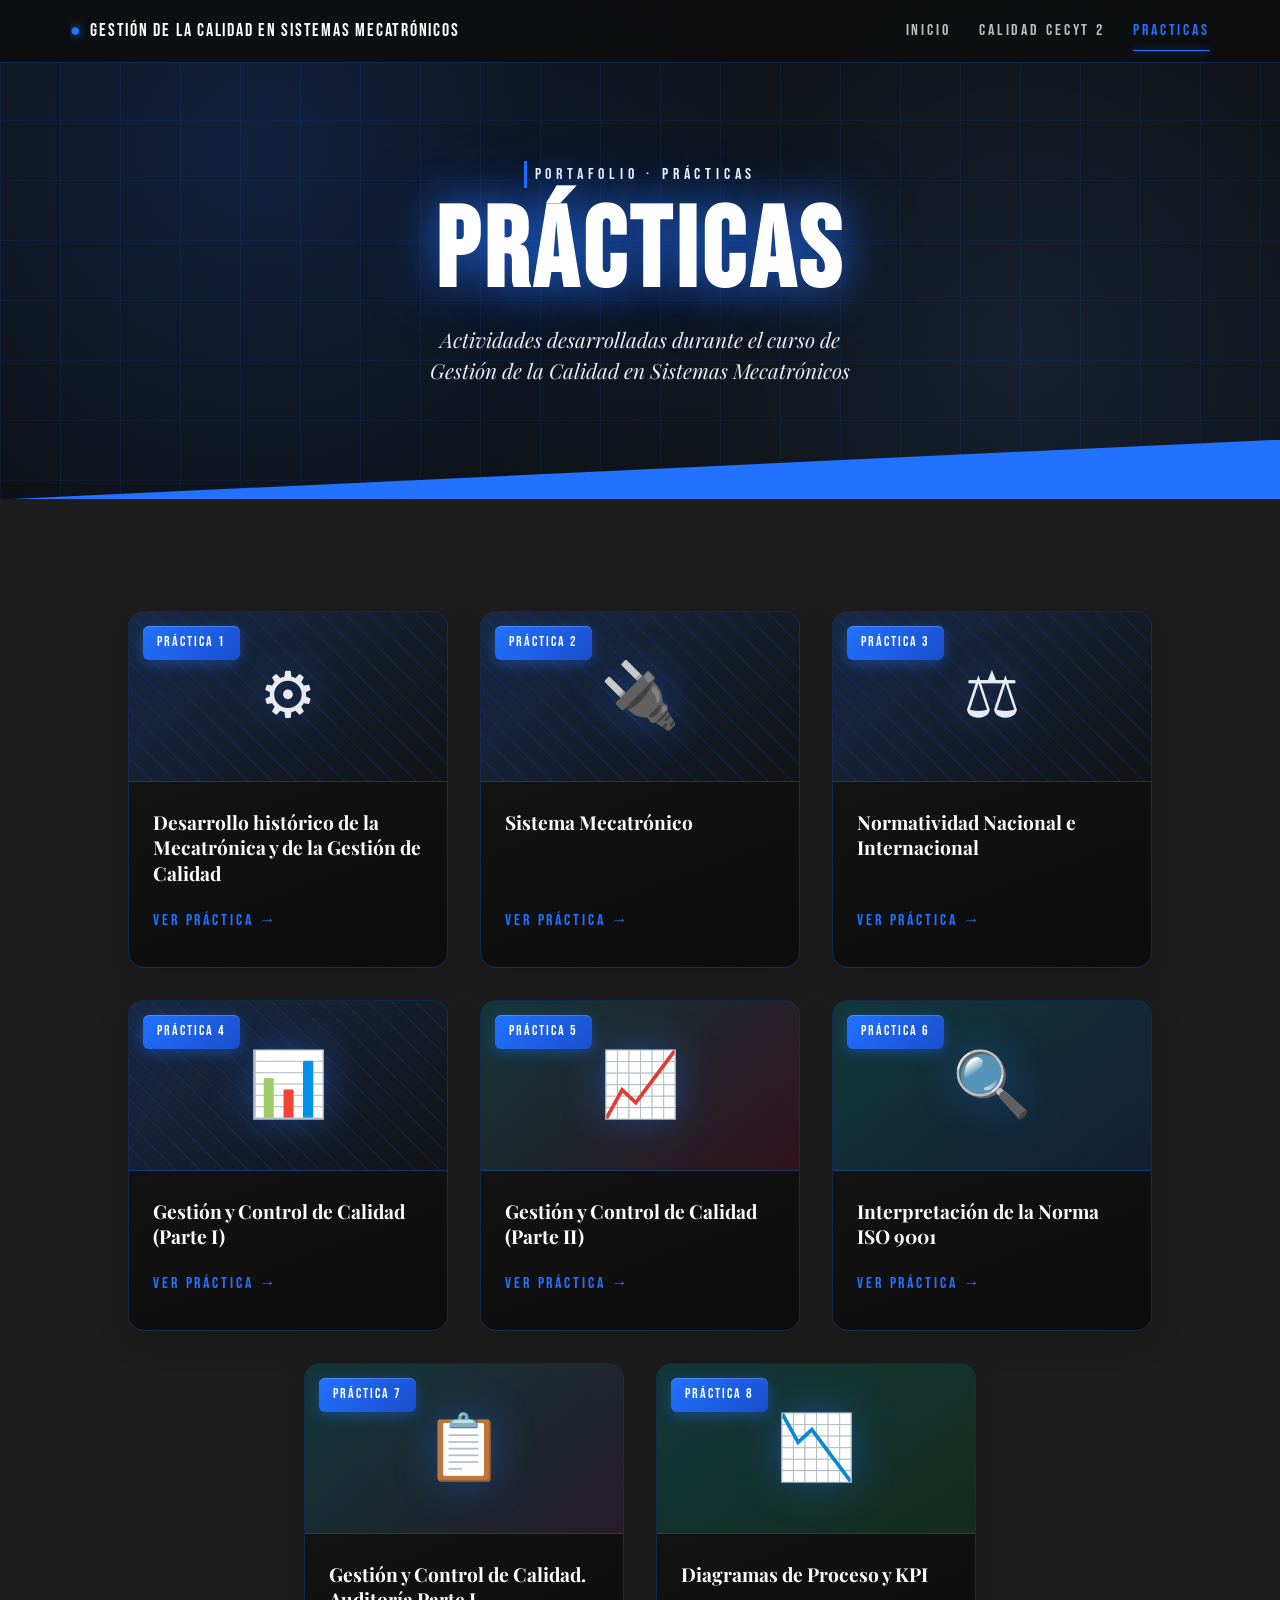
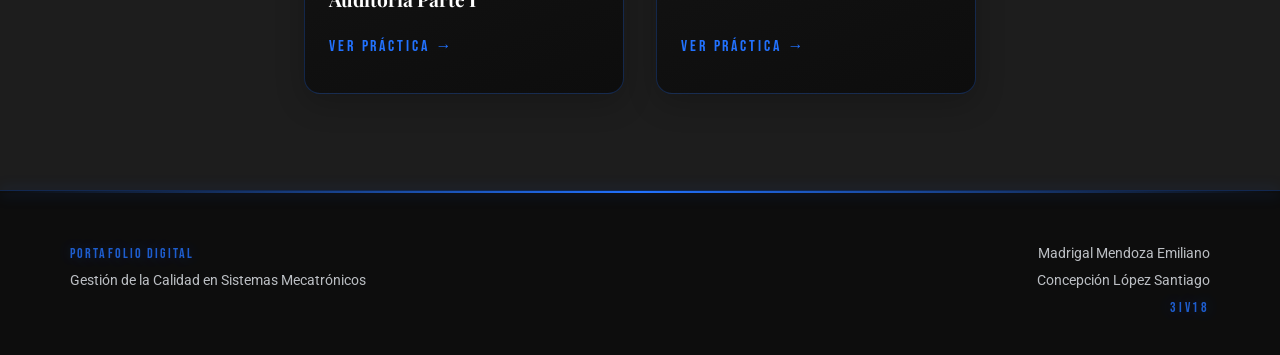
<file: index.html>
<!DOCTYPE html>
<html lang="es">
<head>
  <meta charset="UTF-8">
  <meta name="viewport" content="width=device-width, initial-scale=1.0">
  <title>Prácticas | Portafolio Gestión de la Calidad</title>
  <meta name="description" content="Prácticas del curso de Gestión de la Calidad en Sistemas Mecatrónicos - CECyT No. 2">
  <link rel="stylesheet" href="css/styles.css">
  <link rel="preconnect" href="https://fonts.googleapis.com">
  <link rel="preconnect" href="https://fonts.gstatic.com" crossorigin>
  <link href="https://fonts.googleapis.com/css2?family=Bebas+Neue&family=Playfair+Display:wght@400;600;700;900&family=Roboto:wght@300;400;500;700&display=swap" rel="stylesheet">
  <style>
    /* Estilo local para centrar las tarjetas */
    .practices-grid {
      display: flex;
      flex-wrap: wrap;
      justify-content: center;
      gap: 2rem;
      margin-top: 1rem;
    }
    .practice-card {
      width: 100%;
      max-width: 320px; /* Tamaño fijo para que se vean simétricas */
    }
  </style>
</head>
<body>

<div class="scroll-progress" id="scrollProgress"></div>

<nav class="top-nav">
  <div class="container">
    <a href="index.html" class="brand">Gestión de la Calidad en Sistemas Mecatrónicos</a>
    <div class="links">
      <a href="index.html">Inicio</a>
      <a href="cecyt2.html">CALIDAD CECYT 2</a>
      <a href="practicas.html" class="active">PRACTICAS</a>
    </div>
  </div>
</nav>

<header class="page-hero">
  <div class="container">
    <span class="page-eyebrow reveal">Portafolio · Prácticas</span>
    <h1 class="page-title reveal reveal-delay-1">PRÁCTICAS</h1>
    <p class="page-subtitle reveal reveal-delay-2">
      Actividades desarrolladas durante el curso de<br>
      Gestión de la Calidad en Sistemas Mecatrónicos
    </p>
  </div>
  <div class="page-hero-shape"></div>
</header>

<main>
  <section class="section practices-section">
    <div class="container">
      <div class="practices-grid">

        <!-- PRÁCTICA 1 -->
        <a href="practica-1.html" class="practice-card reveal">
          <div class="practice-img practice-img-blue">
            <span class="practice-img-icon">⚙️</span>
            <span class="practice-img-tag">PRÁCTICA 1</span>
          </div>
          <div class="practice-body">
            <h3>Desarrollo histórico de la Mecatrónica y de la Gestión de Calidad</h3>
            <span class="practice-link">Ver práctica →</span>
          </div>
        </a>

        <!-- PRÁCTICA 2 -->
        <a href="practica-2.html" class="practice-card reveal reveal-delay-1">
          <div class="practice-img practice-img-blue">
            <span class="practice-img-icon">🔌</span>
            <span class="practice-img-tag">PRÁCTICA 2</span>
          </div>
          <div class="practice-body">
            <h3>Sistema Mecatrónico</h3>
            <span class="practice-link">Ver práctica →</span>
          </div>
        </a>

        <!-- PRÁCTICA 3 -->
        <a href="practica-3.html" class="practice-card reveal reveal-delay-2">
          <div class="practice-img practice-img-cream">
            <span class="practice-img-icon">⚖️</span>
            <span class="practice-img-tag">PRÁCTICA 3</span>
          </div>
          <div class="practice-body">
            <h3>Normatividad Nacional e Internacional</h3>
            <span class="practice-link">Ver práctica →</span>
          </div>
        </a>

        <!-- PRÁCTICA 4 -->
        <a href="practica-4.html" class="practice-card reveal reveal-delay-3">
          <div class="practice-img practice-img-blue">
            <span class="practice-img-icon">📊</span>
            <span class="practice-img-tag">PRÁCTICA 4</span>
          </div>
          <div class="practice-body">
            <h3>Gestión y Control de Calidad (Parte I)</h3>
            <span class="practice-link">Ver práctica →</span>
          </div>
        </a>

        <!-- PRÁCTICA 5 -->
        <a href="practica-5.html" class="practice-card reveal reveal-delay-3">
          <div class="practice-img practice-img-blue" style="background: linear-gradient(135deg, rgba(0, 240, 255, 0.15) 0%, rgba(233, 30, 99, 0.15) 100%);">
            <span class="practice-img-icon">📈</span>
            <span class="practice-img-tag">PRÁCTICA 5</span>
          </div>
          <div class="practice-body">
            <h3>Gestión y Control de Calidad (Parte II)</h3>
            <span class="practice-link">Ver práctica →</span>
          </div>
        </a>

        <!-- PRÁCTICA 6 -->
        <a href="practica-6.html" class="practice-card reveal reveal-delay-3">
          <div class="practice-img practice-img-blue" style="background: linear-gradient(135deg, rgba(0, 240, 255, 0.15) 0%, rgba(34, 114, 255, 0.15) 100%);">
            <span class="practice-img-icon">🔍</span>
            <span class="practice-img-tag">PRÁCTICA 6</span>
          </div>
          <div class="practice-body">
            <h3>Interpretación de la Norma ISO 9001</h3>
            <span class="practice-link">Ver práctica →</span>
          </div>
        </a>

        <!-- PRÁCTICA 7 (NUEVA) -->
        <a href="practica-7.html" class="practice-card reveal reveal-delay-3">
          <div class="practice-img practice-img-blue" style="background: linear-gradient(135deg, rgba(0, 240, 255, 0.15) 0%, rgba(155, 89, 182, 0.15) 100%);">
            <span class="practice-img-icon">📋</span>
            <span class="practice-img-tag">PRÁCTICA 7</span>
          </div>
          <div class="practice-body">
            <h3>Gestión y Control de Calidad. Auditoría Parte I</h3>
            <span class="practice-link">Ver práctica →</span>
          </div>
        </a>

        <!-- PRÁCTICA 8 (NUEVA) -->
        <a href="practica-8.html" class="practice-card reveal reveal-delay-3">
          <div class="practice-img practice-img-blue" style="background: linear-gradient(135deg, rgba(0, 240, 255, 0.15) 0%, rgba(46, 204, 113, 0.15) 100%);">
            <span class="practice-img-icon">📉</span>
            <span class="practice-img-tag">PRÁCTICA 8</span>
          </div>
          <div class="practice-body">
            <h3>Diagramas de Proceso y KPI</h3>
            <span class="practice-link">Ver práctica →</span>
          </div>
        </a>

      </div>
    </div>
  </section>
</main>

<footer class="footer">
  <div class="container">
    <div class="footer-left">
      <p class="footer-brand">Portafolio Digital</p>
      <p>Gestión de la Calidad en Sistemas Mecatrónicos</p>
    </div>
    <div class="footer-right">
      <p>Madrigal Mendoza Emiliano</p>
      <p>Concepción López Santiago</p>
      <p class="footer-group">3IV18</p>
    </div>
  </div>
</footer>

<button class="back-top" id="backTop" aria-label="Volver arriba">↑</button>
<script src="js/main.js"></script>
</body>
</html>
</file>
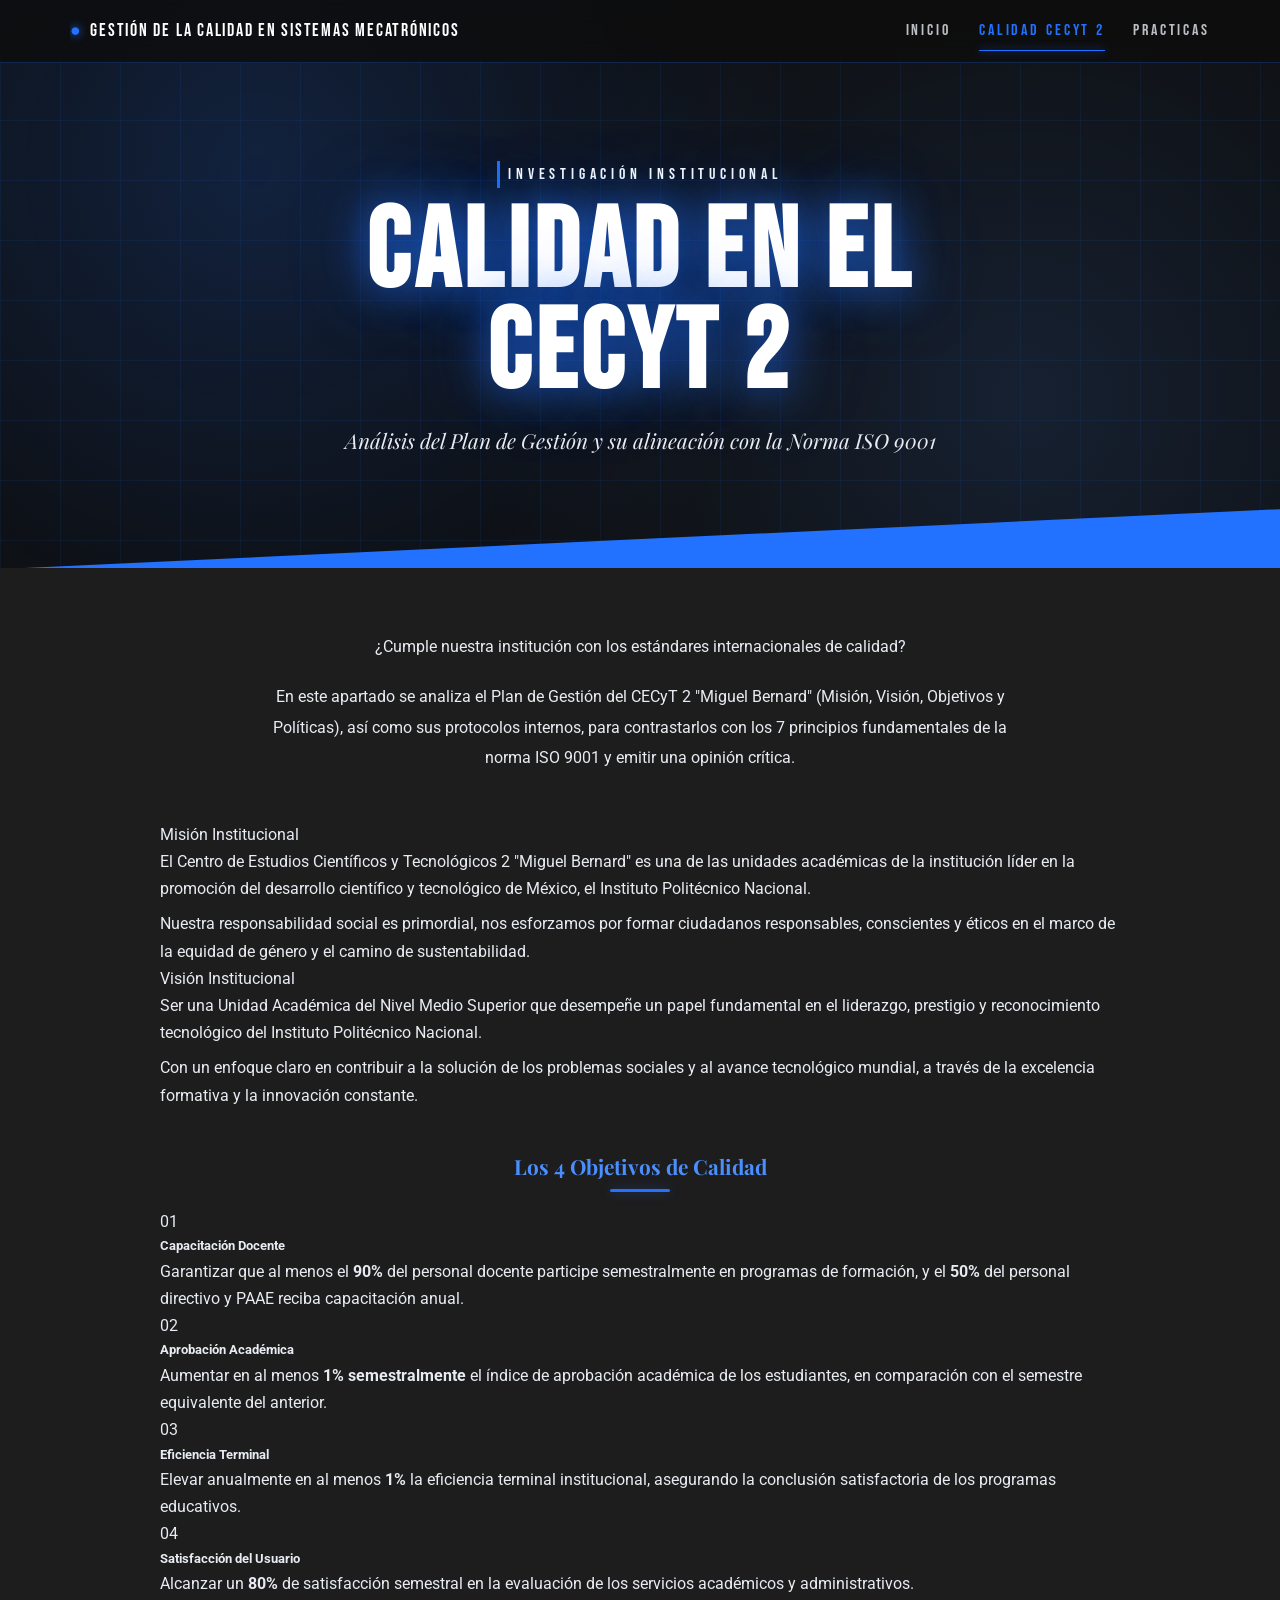
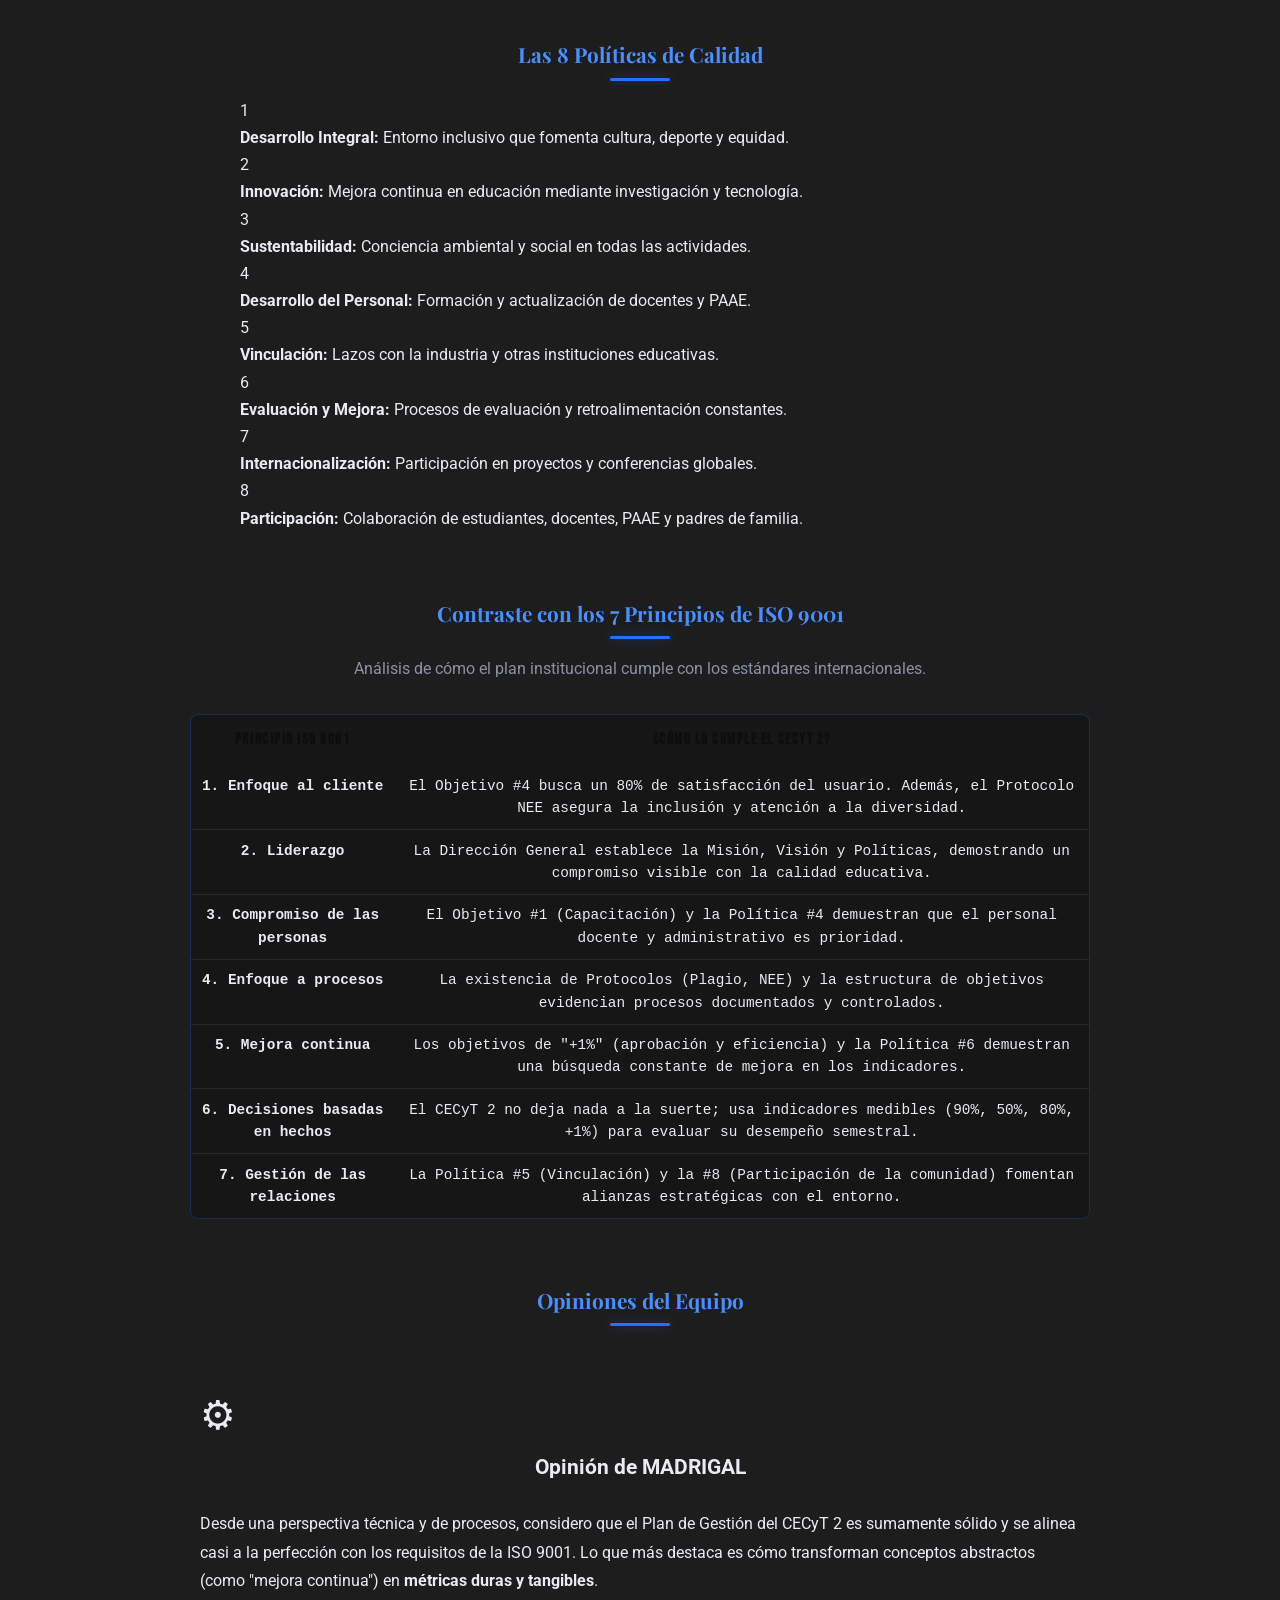
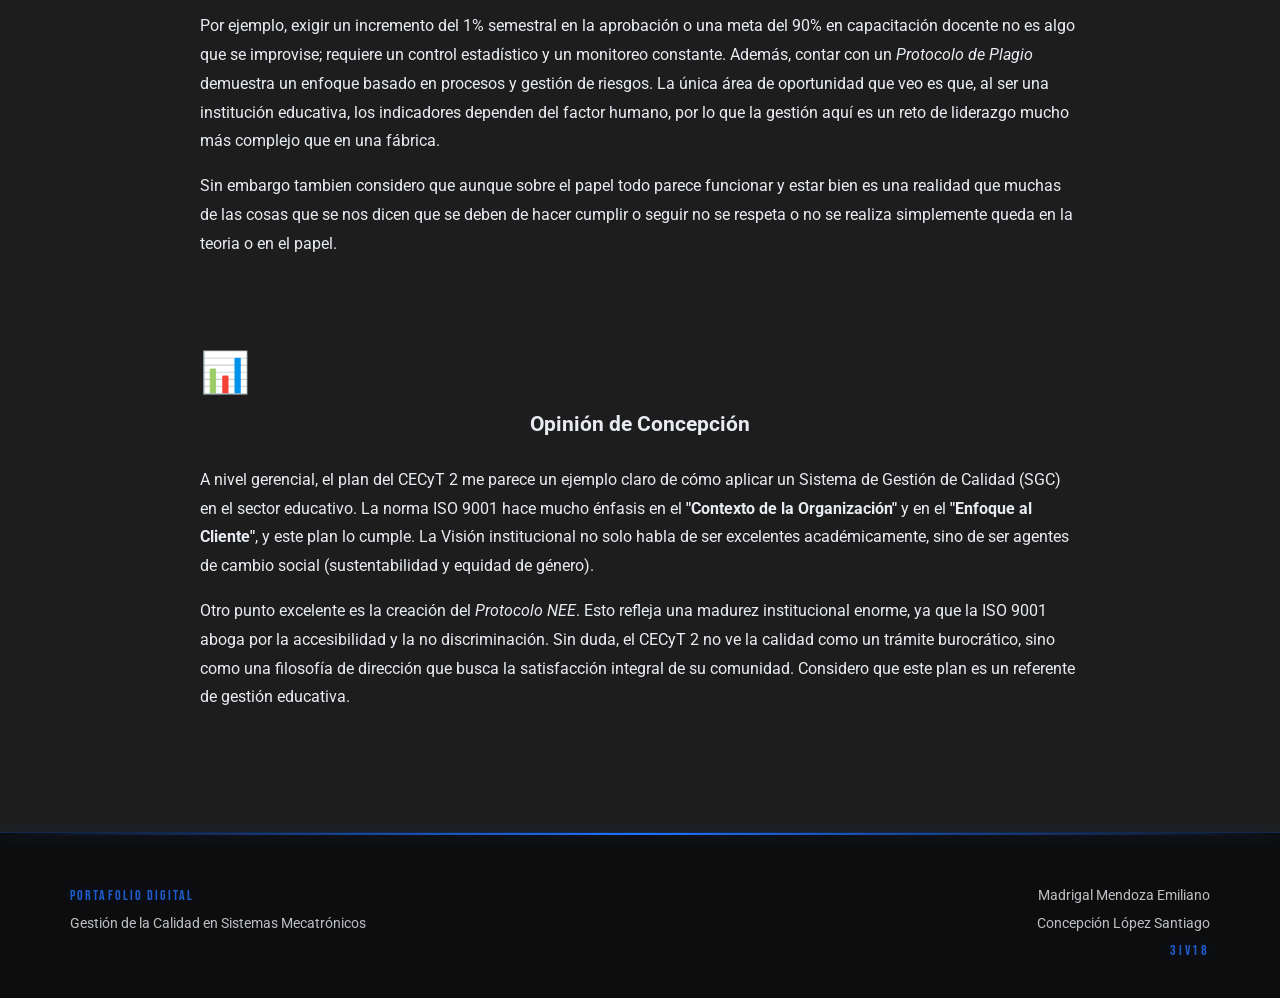
<file: cecyt2.html>
<!DOCTYPE html>
<html lang="es">
<head>
  <meta charset="UTF-8">
  <meta name="viewport" content="width=device-width, initial-scale=1.0">
  <title>Calidad en el CECyT 2 | Gestión de la Calidad</title>
  <meta name="description" content="Análisis del Plan de Gestión y la Norma ISO 9001 en el CECyT No. 2 Miguel Bernard">
  <link rel="stylesheet" href="css/styles.css">
  <link rel="preconnect" href="https://fonts.googleapis.com">
  <link rel="preconnect" href="https://fonts.gstatic.com" crossorigin>
  <link href="https://fonts.googleapis.com/css2?family=Bebas+Neue&family=Playfair+Display:wght@400;600;700;900&family=Roboto:wght@300;400;500;700&display=swap" rel="stylesheet">
</head>
<body>

<div class="scroll-progress" id="scrollProgress"></div>

<!-- ===== NAV FIJO ===== -->
<nav class="top-nav">
  <div class="container">
    <a href="index.html" class="brand">Gestión de la Calidad en Sistemas Mecatrónicos</a>
    <div class="links">
      <a href="index.html">Inicio</a>
      <a href="cecyt2.html" class="active">Calidad CECyT 2</a>
      <a href="practicas.html">PRACTICAS</a>
    </div>
  </div>
</nav>

<!-- ===== HERO ===== -->
<header class="page-hero">
  <div class="container">
    <span class="page-eyebrow reveal">Investigación Institucional</span>
    <h1 class="page-title reveal reveal-delay-1">CALIDAD EN EL <br><span class="subtitle-accent">CECyT 2</span></h1>
    <p class="page-subtitle reveal reveal-delay-2">
      Análisis del Plan de Gestión y su alineación con la Norma ISO 9001
    </p>
  </div>
  <div class="page-hero-shape"></div>
</header>

<main>
  <section class="section practice-content">
    <div class="container container-narrow">
      
      <div class="content-body">
        <p class="lead-question">
          ¿Cumple nuestra institución con los estándares internacionales de calidad?
        </p>
        <p style="text-align: center; margin-bottom: 3rem;">
          En este apartado se analiza el Plan de Gestión del CECyT 2 "Miguel Bernard" (Misión, Visión, Objetivos y Políticas), así como sus protocolos internos, para contrastarlos con los 7 principios fundamentales de la norma ISO 9001 y emitir una opinión crítica.
        </p>
      </div>

      <!-- MISIÓN Y VISIÓN -->
      <div class="mv-grid reveal">
        <div class="mv-card mv-mision">
          <span class="mv-tag">Misión Institucional</span>
          <p>El Centro de Estudios Científicos y Tecnológicos 2 "Miguel Bernard" es una de las unidades académicas de la institución líder en la promoción del desarrollo científico y tecnológico de México, el Instituto Politécnico Nacional.</p>
          <p style="margin-top: 0.5rem;">Nuestra responsabilidad social es primordial, nos esforzamos por formar ciudadanos responsables, conscientes y éticos en el marco de la equidad de género y el camino de sustentabilidad.</p>
        </div>
        <div class="mv-card mv-vision">
          <span class="mv-tag">Visión Institucional</span>
          <p>Ser una Unidad Académica del Nivel Medio Superior que desempeñe un papel fundamental en el liderazgo, prestigio y reconocimiento tecnológico del Instituto Politécnico Nacional.</p>
          <p style="margin-top: 0.5rem;">Con un enfoque claro en contribuir a la solución de los problemas sociales y al avance tecnológico mundial, a través de la excelencia formativa y la innovación constante.</p>
        </div>
      </div>

      <!-- OBJETIVOS DE CALIDAD -->
      <h2 class="sub-title-center">Los 4 Objetivos de Calidad</h2>
      <div class="deming-grid reveal">
        <div class="deming-card">
          <span class="deming-num">01</span>
          <h5>Capacitación Docente</h5>
          <p>Garantizar que al menos el <strong>90%</strong> del personal docente participe semestralmente en programas de formación, y el <strong>50%</strong> del personal directivo y PAAE reciba capacitación anual.</p>
        </div>
        <div class="deming-card">
          <span class="deming-num">02</span>
          <h5>Aprobación Académica</h5>
          <p>Aumentar en al menos <strong>1% semestralmente</strong> el índice de aprobación académica de los estudiantes, en comparación con el semestre equivalente del anterior.</p>
        </div>
        <div class="deming-card">
          <span class="deming-num">03</span>
          <h5>Eficiencia Terminal</h5>
          <p>Elevar anualmente en al menos <strong>1%</strong> la eficiencia terminal institucional, asegurando la conclusión satisfactoria de los programas educativos.</p>
        </div>
        <div class="deming-card">
          <span class="deming-num">04</span>
          <h5>Satisfacción del Usuario</h5>
          <p>Alcanzar un <strong>80%</strong> de satisfacción semestral en la evaluación de los servicios académicos y administrativos.</p>
        </div>
      </div>

      <!-- POLÍTICAS DE CALIDAD -->
      <h2 class="sub-title-center">Las 8 Políticas de Calidad</h2>
      <div class="checklist reveal" style="max-width: 800px; margin: 0 auto;">
        <div class="checklist-item"><span class="check-icon">1</span><p><strong>Desarrollo Integral:</strong> Entorno inclusivo que fomenta cultura, deporte y equidad.</p></div>
        <div class="checklist-item"><span class="check-icon">2</span><p><strong>Innovación:</strong> Mejora continua en educación mediante investigación y tecnología.</p></div>
        <div class="checklist-item"><span class="check-icon">3</span><p><strong>Sustentabilidad:</strong> Conciencia ambiental y social en todas las actividades.</p></div>
        <div class="checklist-item"><span class="check-icon">4</span><p><strong>Desarrollo del Personal:</strong> Formación y actualización de docentes y PAAE.</p></div>
        <div class="checklist-item"><span class="check-icon">5</span><p><strong>Vinculación:</strong> Lazos con la industria y otras instituciones educativas.</p></div>
        <div class="checklist-item"><span class="check-icon">6</span><p><strong>Evaluación y Mejora:</strong> Procesos de evaluación y retroalimentación constantes.</p></div>
        <div class="checklist-item"><span class="check-icon">7</span><p><strong>Internacionalización:</strong> Participación en proyectos y conferencias globales.</p></div>
        <div class="checklist-item"><span class="check-icon">8</span><p><strong>Participación:</strong> Colaboración de estudiantes, docentes, PAAE y padres de familia.</p></div>
      </div>

      <!-- COMPARACIÓN CON ISO 9001 -->
      <h2 class="sub-title-center" style="margin-top: 4rem;">Contraste con los 7 Principios de ISO 9001</h2>
      <p class="content-lead" style="text-align: center;">Análisis de cómo el plan institucional cumple con los estándares internacionales.</p>
      
      <div class="table-wrap reveal" style="max-width: 900px; margin: 0 auto;">
        <table class="data-table">
          <thead>
            <tr>
              <th>Principio ISO 9001</th>
              <th>¿Cómo lo cumple el CECyT 2?</th>
            </tr>
          </thead>
          <tbody>
            <tr>
              <td><strong>1. Enfoque al cliente</strong></td>
              <td>El Objetivo #4 busca un 80% de satisfacción del usuario. Además, el Protocolo NEE asegura la inclusión y atención a la diversidad.</td>
            </tr>
            <tr>
              <td><strong>2. Liderazgo</strong></td>
              <td>La Dirección General establece la Misión, Visión y Políticas, demostrando un compromiso visible con la calidad educativa.</td>
            </tr>
            <tr>
              <td><strong>3. Compromiso de las personas</strong></td>
              <td>El Objetivo #1 (Capacitación) y la Política #4 demuestran que el personal docente y administrativo es prioridad.</td>
            </tr>
            <tr>
              <td><strong>4. Enfoque a procesos</strong></td>
              <td>La existencia de Protocolos (Plagio, NEE) y la estructura de objetivos evidencian procesos documentados y controlados.</td>
            </tr>
            <tr>
              <td><strong>5. Mejora continua</strong></td>
              <td>Los objetivos de "+1%" (aprobación y eficiencia) y la Política #6 demuestran una búsqueda constante de mejora en los indicadores.</td>
            </tr>
            <tr>
              <td><strong>6. Decisiones basadas en hechos</strong></td>
              <td>El CECyT 2 no deja nada a la suerte; usa indicadores medibles (90%, 50%, 80%, +1%) para evaluar su desempeño semestral.</td>
            </tr>
            <tr>
              <td><strong>7. Gestión de las relaciones</strong></td>
              <td>La Política #5 (Vinculación) y la #8 (Participación de la comunidad) fomentan alianzas estratégicas con el entorno.</td>
            </tr>
          </tbody>
        </table>
      </div>

      <!-- OPINIONES PERSONALES -->
      <h2 class="sub-title-center" style="margin-top: 4rem;">Opiniones del Equipo</h2>
      
      <div class="analysis-grid reveal">
        <!-- Opinión Emiliano -->
        <div class="analysis-card" style="text-align: left; padding: 2.5rem;">
          <span class="analysis-icon" style="text-align: center; font-size: 2.5rem;">⚙️</span>
          <h5 style="text-align: center; margin-bottom: 1.5rem; font-size: 1.3rem;">Opinión de MADRIGAL</h5>
          <p style="font-size: 1rem; line-height: 1.8; color: var(--text);">
            Desde una perspectiva técnica y de procesos, considero que el Plan de Gestión del CECyT 2 es sumamente sólido y se alinea casi a la perfección con los requisitos de la ISO 9001. Lo que más destaca es cómo transforman conceptos abstractos (como "mejora continua") en <strong>métricas duras y tangibles</strong>.
          </p>
          <p style="font-size: 1rem; line-height: 1.8; color: var(--text); margin-top: 1rem;">
            Por ejemplo, exigir un incremento del 1% semestral en la aprobación o una meta del 90% en capacitación docente no es algo que se improvise; requiere un control estadístico y un monitoreo constante. Además, contar con un <em>Protocolo de Plagio</em> demuestra un enfoque basado en procesos y gestión de riesgos. La única área de oportunidad que veo es que, al ser una institución educativa, los indicadores dependen del factor humano, por lo que la gestión aquí es un reto de liderazgo mucho más complejo que en una fábrica.
          </p>
          <p style="font-size: 1rem; line-height: 1.8; color: var(--text); margin-top: 1rem;">
            Sin embargo tambien considero que aunque sobre el papel todo parece funcionar y estar bien es una realidad que muchas de las cosas que se nos dicen que se deben de hacer cumplir o seguir no se respeta o no se realiza simplemente queda en la teoria o en el papel.
          </p>
        </div>

        <!-- Opinión Concepción -->
        <div class="analysis-card" style="text-align: left; padding: 2.5rem;">
          <span class="analysis-icon" style="text-align: center; font-size: 2.5rem;">📊</span>
          <h5 style="text-align: center; margin-bottom: 1.5rem; font-size: 1.3rem;">Opinión de Concepción</h5>
          <p style="font-size: 1rem; line-height: 1.8; color: var(--text);">
            A nivel gerencial, el plan del CECyT 2 me parece un ejemplo claro de cómo aplicar un Sistema de Gestión de Calidad (SGC) en el sector educativo. La norma ISO 9001 hace mucho énfasis en el <strong>"Contexto de la Organización"</strong> y en el <strong>"Enfoque al Cliente"</strong>, y este plan lo cumple. La Visión institucional no solo habla de ser excelentes académicamente, sino de ser agentes de cambio social (sustentabilidad y equidad de género).
          </p>
          <p style="font-size: 1rem; line-height: 1.8; color: var(--text); margin-top: 1rem;">
            Otro punto excelente es la creación del <em>Protocolo NEE</em>. Esto refleja una madurez institucional enorme, ya que la ISO 9001 aboga por la accesibilidad y la no discriminación. Sin duda, el CECyT 2 no ve la calidad como un trámite burocrático, sino como una filosofía de dirección que busca la satisfacción integral de su comunidad. Considero que este plan es un referente de gestión educativa.
          </p>
        </div>
      </div>

    </div>
  </section>
</main>

<!-- ===== FOOTER ===== -->
<footer class="footer">
  <div class="container">
    <div class="footer-left">
      <p class="footer-brand">Portafolio Digital</p>
      <p>Gestión de la Calidad en Sistemas Mecatrónicos</p>
    </div>
    <div class="footer-right">
      <p>Madrigal Mendoza Emiliano</p>
      <p>Concepción López Santiago</p>
      <p class="footer-group">3IV18</p>
    </div>
  </div>
</footer>

<button class="back-top" id="backTop" aria-label="Volver arriba">↑</button>

<script src="js/main.js"></script>
</body>
</html>
</file>
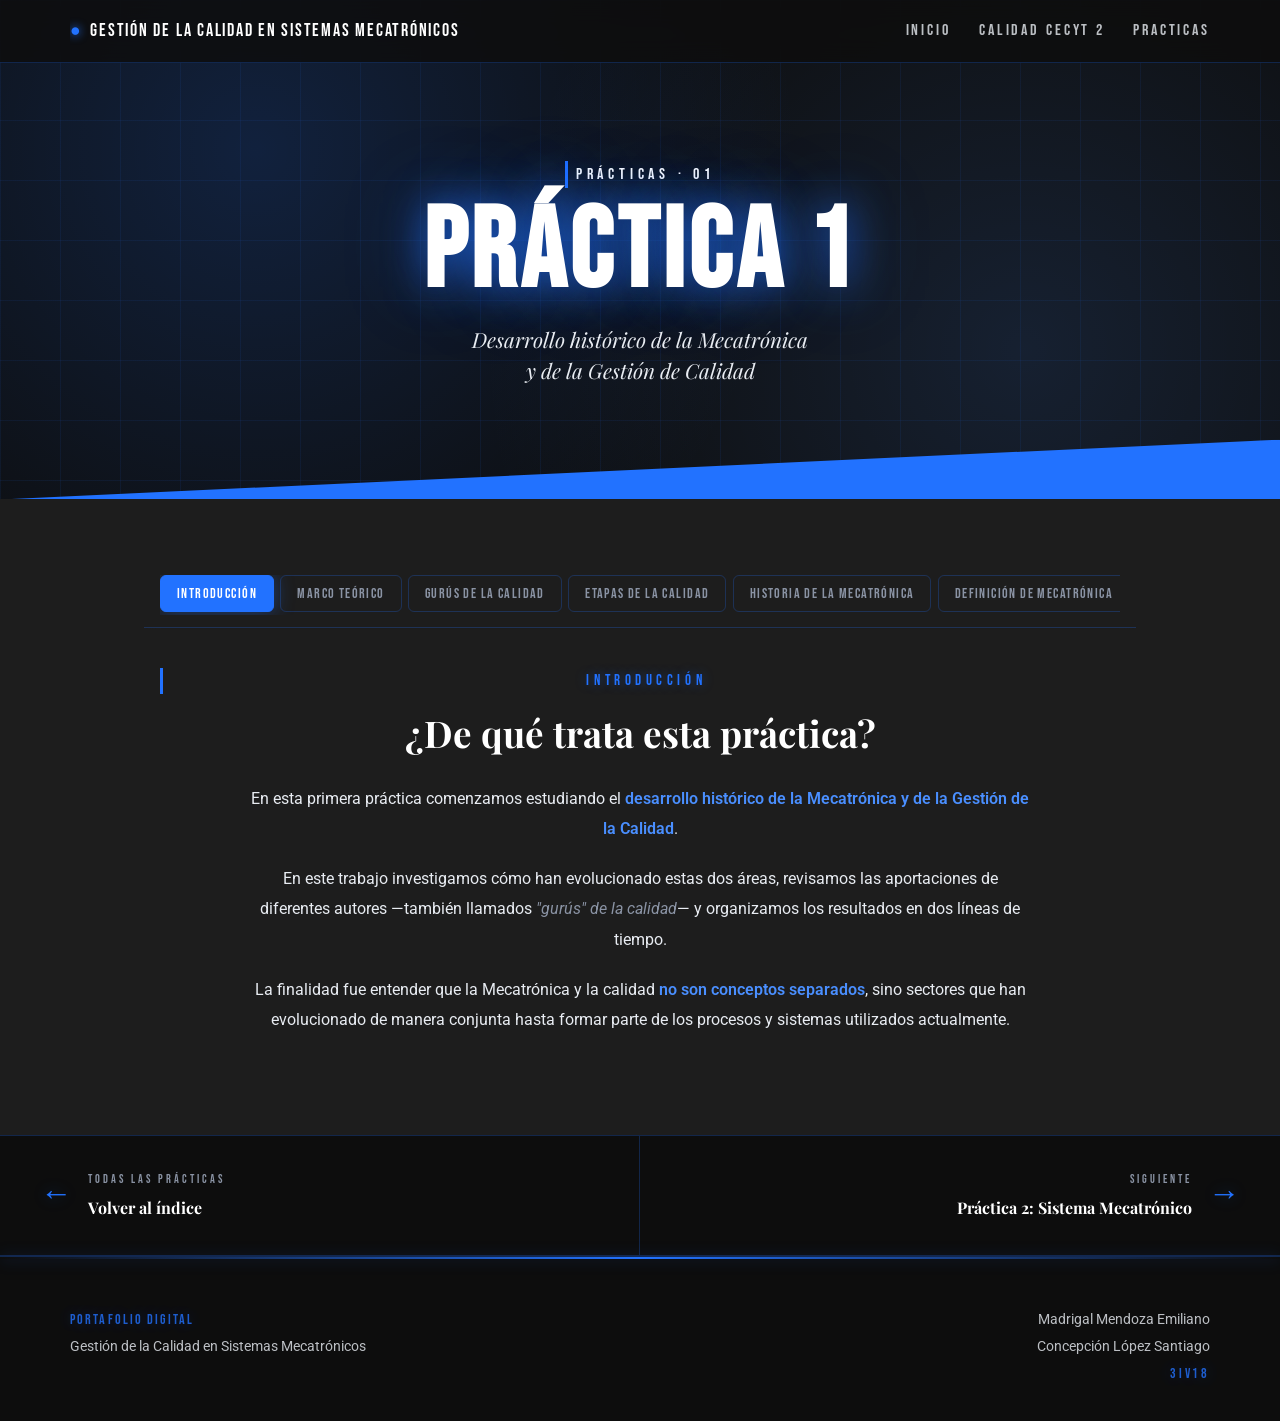
<file: practica-1.html>
<!DOCTYPE html>
<html lang="es">
<head>
  <meta charset="UTF-8">
  <meta name="viewport" content="width=device-width, initial-scale=1.0">
  <title>Práctica 1 | Desarrollo histórico de la Mecatrónica y la Gestión de Calidad</title>
  <meta name="description" content="Práctica 1: Desarrollo histórico de la Mecatrónica y la Gestión de Calidad - CECyT No. 2">
  <link rel="stylesheet" href="css/styles.css">
  <link rel="preconnect" href="https://fonts.googleapis.com">
  <link rel="preconnect" href="https://fonts.gstatic.com" crossorigin>
  <link href="https://fonts.googleapis.com/css2?family=Bebas+Neue&family=Playfair+Display:wght@400;600;700;900&family=Roboto:wght@300;400;500;700&display=swap" rel="stylesheet">
</head>
<body>

<div class="scroll-progress" id="scrollProgress"></div>

<nav class="top-nav">
  <div class="container">
    <a href="index.html" class="brand">Gestión de la Calidad en Sistemas Mecatrónicos</a>
    <div class="links">
      <a href="index.html">Inicio</a>
      <a href="cecyt2.html">CALIDAD CECYT 2</a> <!-- NUEVO BOTÓN -->
      <a href="practicas.html">PRACTICAS</a>
    </div>
  </div>
</nav>

<header class="page-hero">
  <div class="container">
    <span class="page-eyebrow reveal">Prácticas · 01</span>
    <h1 class="page-title reveal reveal-delay-1">PRÁCTICA 1</h1>
    <p class="page-subtitle reveal reveal-delay-2">
      Desarrollo histórico de la Mecatrónica<br>
      y de la Gestión de Calidad
    </p>
  </div>
  <div class="page-hero-shape"></div>
</header>

<main>

  <section class="section practice-content">
    <div class="container container-narrow">

      <!-- ===== PESTAÑAS PRINCIPALES ===== -->
      <div class="tabs-wrapper">
        <div class="tabs-scroll">
          <button class="tab-btn active" data-tab="intro">Introducción</button>
          <button class="tab-btn" data-tab="marco">Marco Teórico</button>
          <button class="tab-btn" data-tab="gurus">Gurús de la Calidad</button>
          <button class="tab-btn" data-tab="etapas">Etapas de la Calidad</button>
          <button class="tab-btn" data-tab="hist-mec">Historia de la Mecatrónica</button>
          <button class="tab-btn" data-tab="def-mec">Definición de Mecatrónica</button>
          <button class="tab-btn" data-tab="tl-calidad">Línea de Tiempo: Calidad</button>
          <button class="tab-btn" data-tab="tl-mec">Línea de Tiempo: Mecatrónica</button>
          <button class="tab-btn" data-tab="cuestionario">Cuestionario</button>
          <button class="tab-btn" data-tab="conclusion">Conclusión</button>
          <button class="tab-btn" data-tab="biblio">Bibliografía</button>
        </div>
      </div>

      <!-- ===== 01 INTRODUCCIÓN ===== -->
      <div class="tab-panel active" id="intro">
        <span class="content-label">Introducción</span>
        <h2 class="content-title">¿De qué trata esta práctica?</h2>
        <div class="content-body">
          <p>En esta primera práctica comenzamos estudiando el <strong>desarrollo histórico de la Mecatrónica y de la Gestión de la Calidad</strong>.</p>
          <p>En este trabajo investigamos cómo han evolucionado estas dos áreas, revisamos las aportaciones de diferentes autores —también llamados <em>"gurús" de la calidad</em>— y organizamos los resultados en dos líneas de tiempo.</p>
          <p>La finalidad fue entender que la Mecatrónica y la calidad <strong>no son conceptos separados</strong>, sino sectores que han evolucionado de manera conjunta hasta formar parte de los procesos y sistemas utilizados actualmente.</p>
        </div>
      </div>

      <!-- ===== 02 MARCO TEÓRICO ===== -->
      <div class="tab-panel" id="marco">
        <span class="content-label">Marco Teórico</span>
        <h2 class="content-title">La calidad como concepto</h2>
        <div class="content-body">
          <p>La calidad es un concepto inherente a la misma esencia del ser humano. Desde los mismos orígenes del hombre, éste ha comprendido que el hacer las cosas bien y de la mejor forma posible le proporciona una <strong>ventaja competitiva</strong> sobre sus congéneres y sobre el entorno con el cual interactúa.</p>
          <p>El concepto de calidad en nuestro medio es relativamente novedoso; en el resto del mundo es un concepto de manejo cotidiano que ha marcado las enormes brechas en el campo industrial entre los países industrializados y los países emergentes.</p>
          <p>La calidad ha sido un elemento inherente a todas las actividades realizadas por el hombre desde la concepción misma de la civilización humana. Esto se evidencia principalmente en que, desde el inicio del proceso evolutivo, el hombre ha debido <strong>controlar la calidad de los productos que consumía</strong>, por medio de un largo y penoso proceso que le permitió diferenciar entre los productos que podía consumir y aquellos que eran perjudiciales para su salud.</p>
          <p>Teniendo como base el proceso de evolución cronológica de la calidad, se observa que el concepto de calidad propiamente dicho inicia en la <strong>etapa de la administración científica</strong>, específicamente con la aparición del control de calidad por inspección, que da comienzo formal al concepto de calidad, ya que en este punto empiezan a definirse los criterios para catalogar si un producto es bueno o malo de acuerdo con las especificaciones previamente establecidas.</p>
        </div>
      </div>

      <!-- ===== 03 GURÚS (CON SUB-PESTAÑAS) ===== -->
      <div class="tab-panel" id="gurus">
        <span class="content-label">Gurús de la Calidad</span>
        <h2 class="content-title">Los grandes pensadores de la calidad</h2>
        <p class="content-lead">A través de la historia hay bastante que mencionar acerca de personajes estudiosos de la calidad, reconocidos mundialmente por sus aportaciones académicas. Aquí los principales gurús:</p>

        <div class="subtabs">
          <button class="subtab-btn active" data-subtab="deming">Deming</button>
          <button class="subtab-btn" data-subtab="juran">Juran</button>
          <button class="subtab-btn" data-subtab="ishikawa">Ishikawa</button>
          <button class="subtab-btn" data-subtab="crosby">Crosby</button>
          <button class="subtab-btn" data-subtab="ouchi">Ouchi</button>
          <button class="subtab-btn" data-subtab="feigenbaum">Feigenbaum</button>
        </div>

        <div class="subtab-panel active" id="deming">
          <h3 class="guru-name">William Edwards Deming</h3>
          <div class="guru-block">
            <span class="guru-tag">Concepto de calidad</span>
            <p><em>"Una serie de cuestionamientos hacia una mejora continua."</em></p>
          </div>
          <div class="guru-block">
            <span class="guru-tag">Principales aportaciones</span>
            <p>Pionero de la <strong>Calidad Total (TQM, Total Quality Management)</strong>, creador de sus famosos <strong>catorce puntos</strong> con los cuales las compañías estarían en posición de mantenerse a la par con los constantes cambios del entorno económico.</p>
          </div>
        </div>

        <div class="subtab-panel" id="juran">
          <h3 class="guru-name">Joseph M. Juran</h3>
          <div class="guru-block">
            <span class="guru-tag">Aportaciones</span>
            <p>Crea la conciencia de la <strong>crisis de la calidad</strong>, el papel de la planificación de la calidad en esa crisis y la necesidad de revisar el enfoque de la planificación de la calidad. Establece un nuevo enfoque de la planificación de la calidad: <strong>Planeación, Control y Mejora de la Calidad</strong>.</p>
          </div>
        </div>

        <div class="subtab-panel" id="ishikawa">
          <h3 class="guru-name">Kaoru Ishikawa</h3>
          <div class="guru-block">
            <span class="guru-tag">Concepto de calidad</span>
            <p>Ishikawa (1986) define el control de calidad (CC) como: <em>desarrollar, diseñar, manufacturar y mantener un producto de calidad que sea el más económico, el útil y siempre satisfactorio para el consumidor.</em></p>
          </div>
          <div class="guru-block">
            <span class="guru-tag">Principales aportaciones</span>
            <p>Sus <strong>siete herramientas básicas</strong> son: gráfica de Pareto, diagrama de causa-efecto, estratificación, hoja de verificación, histograma, diagrama de dispersión y gráfica de control de Shewhart.</p>
          </div>
        </div>

        <div class="subtab-panel" id="crosby">
          <h3 class="guru-name">Philip Crosby</h3>
          <div class="guru-block">
            <span class="guru-tag">Concepto de calidad</span>
            <p>Crosby tiene el pensamiento que <strong>la calidad es gratis</strong>: es suplir los requerimientos de un cliente, al lograr cumplir con estos se logra <strong>cero defectos</strong>.</p>
          </div>
          <div class="guru-block">
            <span class="guru-tag">Principales aportaciones</span>
            <p>Creador del concepto <strong>cero defectos</strong>. Desarrolló los <strong>absolutos de la calidad total</strong>:</p>
            <ol class="guru-list">
              <li>La calidad se define como cumplimiento de requisitos.</li>
              <li>El sistema de calidad es la prevención.</li>
              <li>El estándar de realización es cero defectos.</li>
              <li>La medida de la calidad es el precio del incumplimiento.</li>
            </ol>
          </div>
        </div>

        <div class="subtab-panel" id="ouchi">
          <h3 class="guru-name">William Ouchi</h3>
          <div class="guru-block">
            <span class="guru-tag">Concepto de calidad</span>
            <p>Para Ouchi, calidad es <em>hacer las cosas bien desde la primera vez</em>.</p>
          </div>
          <div class="guru-block">
            <span class="guru-tag">Principales aportaciones</span>
            <p>Autor de la <strong>Teoría Z</strong>, que proporciona medios para dirigir a las personas de tal forma que trabajen más eficazmente en equipo. Las lecciones básicas de esta teoría pueden aprovecharse para el desarrollo armónico de las organizaciones.</p>
          </div>
        </div>

        <div class="subtab-panel" id="feigenbaum">
          <h3 class="guru-name">Armand Vallin Feigenbaum</h3>
          <div class="guru-block">
            <span class="guru-tag">Concepto de calidad</span>
            <p>Feigenbaum (1986) la define como <em>el resultante total de las características del producto y del servicio de mercadotecnia, ingeniería, fabricación y mantenimiento a través de los cuales el producto o servicio en uso satisfará las esperanzas del cliente.</em></p>
          </div>
          <div class="guru-block">
            <span class="guru-tag">Principales aportaciones</span>
            <p>Define un <strong>sistema de gestión de calidad total</strong> como la estructura de trabajo operativo acordada, que abarca a la empresa y a la planta, documentada en procedimientos técnicos y administrativos integrados, a fin de orientar las acciones coordinadas del personal, las máquinas y la información de la compañía.</p>
          </div>
        </div>

      </div>

      <!-- ===== 04 ETAPAS DE LA CALIDAD ===== -->
      <div class="tab-panel" id="etapas">
        <span class="content-label">Etapas de la Calidad</span>
        <h2 class="content-title">Evolución cronológica de la calidad</h2>

        <div class="table-wrap">
          <table class="data-table">
            <thead>
              <tr>
                <th>Etapa</th>
                <th>Concepto</th>
                <th>Finalidad</th>
              </tr>
            </thead>
            <tbody>
              <tr>
                <td><strong>Artesanal</strong></td>
                <td>Hacer las cosas bien independientemente del costo o esfuerzo necesario para ello.</td>
                <td>Satisfacer al cliente. Satisfacción del artesano por el trabajo bien hecho. Crear un producto único.</td>
              </tr>
              <tr>
                <td><strong>Revolución Industrial</strong></td>
                <td>Producir en grandes cantidades sin importar la calidad de los productos.</td>
                <td>Satisfacer una gran demanda de bienes. Obtener beneficios.</td>
              </tr>
              <tr>
                <td><strong>Administración científica</strong></td>
                <td>Técnicas de control de calidad por inspección y métodos estadísticos, que permiten identificar los productos defectuosos.</td>
                <td>Satisfacción de los estándares y condiciones técnicas del producto.</td>
              </tr>
              <tr>
                <td><strong>Segunda Guerra Mundial</strong></td>
                <td>Asegurar la calidad de los productos (armamento), sin importar el costo, garantizando altos volúmenes de producción en el menor tiempo posible.</td>
                <td>Garantizar la disponibilidad de un producto eficaz en las cantidades y tiempos requeridos.</td>
              </tr>
              <tr>
                <td><strong>Posguerra Occidente</strong></td>
                <td>Producir en altos volúmenes, para satisfacer las necesidades del mercado.</td>
                <td>Satisfacer la demanda de bienes causada por la guerra.</td>
              </tr>
              <tr>
                <td><strong>Posguerra Japón</strong></td>
                <td>Fabricar los productos bien al primer intento.</td>
                <td>Minimizar los costos de pérdidas de productos gracias a la calidad. Satisfacer las necesidades del cliente. Generar competitividad.</td>
              </tr>
              <tr>
                <td><strong>Década de los setenta</strong></td>
                <td>Sistemas y procedimientos en el interior de la organización para evitar productos defectuosos.</td>
                <td>Satisfacción del cliente. Prevenir errores. Reducción de costos. Generar competitividad.</td>
              </tr>
              <tr>
                <td><strong>Década de los noventa</strong></td>
                <td>La calidad en el interior de todas las áreas funcionales de la empresa.</td>
                <td>Satisfacción del cliente. Prevenir errores. Reducción de costos. Participación de todos los empleados. Generar competitividad.</td>
              </tr>
              <tr>
                <td><strong>Actualidad</strong></td>
                <td>Capacitación de líderes de calidad que potencialicen el proceso.</td>
                <td>Satisfacción del cliente. Prevenir errores. Reducción sistemática de costos. Equipos de mejora continua. Generar competitividad. Aumento de las utilidades.</td>
              </tr>
            </tbody>
          </table>
        </div>
      </div>

      <!-- ===== 05 HISTORIA DE LA MECATRÓNICA ===== -->
      <div class="tab-panel" id="hist-mec">
        <span class="content-label">Historia de la Mecatrónica</span>
        <h2 class="content-title">De la mecánica a la mecatrónica</h2>

        <div class="content-body">
          <p>La palabra <strong>mecatrónica</strong> se puede dividir en <em>meca</em> de mecánica y <em>trónica</em> de electrónica; sin embargo, abarca otras áreas del conocimiento como el control y la computación.</p>

          <h3 class="sub-title">Mecánica</h3>
          <p>La mecánica muestra sus primeros rastros en la <strong>edad de piedra</strong> con la fabricación de las primeras herramientas a base de sílex. Posteriormente, en el año <strong>287-212 a.C.</strong>, Arquímedes, matemático e inventor, plantea la Ley de palanca, inventa la polea compuesta, la catapulta de espejos y el tornillo sin fin, entre otros. Su ley más conocida es el <strong>principio de Arquímedes</strong>: "todo cuerpo sumergido en un fluido experimenta una pérdida de peso igual al peso del volumen del fluido que desaloja".</p>
          <p>Años más tarde llega <strong>Herón de Alejandría</strong>, matemático y físico del año 20-62 d.C., quien escribió trece obras sobre mecánica, matemáticas y física e inventó varios aparatos novedosos como la <strong>aelipila</strong> (máquina de vapor giratoria), la <strong>fuente de Herón</strong> y la <strong>dioptra</strong> (instrumento geodésico).</p>
          <p>El desarrollo de la mecánica con <strong>Kepler y Copérnico</strong> contribuyó al desarrollo de la mecánica celeste. Luego, en el siglo XVI, <strong>Galileo Galilei</strong> aportó la Ley del péndulo, la invención del telescopio, el estudio sobre la caída de cuerpos y algunos indicios de la Ley gravitacional.</p>

          <h3 class="sub-title">Electrónica</h3>
          <p>La electrónica es una rama de la física que estudia el movimiento de los electrones en un conductor o semiconductor. Se divide en dos ramas fundamentales: <strong>analógica y digital</strong>.</p>
          <p>La <strong>electrónica analógica</strong> obtiene, manipula, transmite y reproduce información de forma que la señal es una imagen fiel del original. Sus tres dispositivos básicos son: resistencias, condensadores y semiconductores (diodos y transistores). Un ejemplo típico es la radio.</p>
          <p>La <strong>electrónica digital</strong> trabaja únicamente con dos valores, que se reducen a la existencia o no de carga eléctrica. Cualquier señal ha de ser convertida en una secuencia de números (digitalizada), de modo que lo que se transmita y manipule sean valores numéricos.</p>

          <h3 class="sub-title">Teoría de Control</h3>
          <p>Es el uso de elementos sistemáticos (como control numérico, PLC y otros sistemas de control industrial) relacionados con otras aplicaciones de la tecnología de la información (CAD, CAM, CAx), para el control industrial de maquinaria y procesos, reduciendo la necesidad de intervención humana.</p>
        </div>
      </div>

      <!-- ===== 06 DEFINICIÓN DE MECATRÓNICA ===== -->
      <div class="tab-panel" id="def-mec">
        <span class="content-label">Definición</span>
        <h2 class="content-title">¿Qué es la Mecatrónica?</h2>

        <div class="content-body">
          <p>La palabra <strong>"mecatrónica"</strong> surge en <strong>1972 en Japón</strong> como una marca comercial registrada de la firma <strong>Yaskawa Electric Co.</strong>, aunque el Dr. Seiichi Yaskawa la comenzó a utilizar desde <strong>1969</strong> en diferentes eventos y conferencias internacionales.</p>

          <p>La mecatrónica es una disciplina que integra cuatro áreas fundamentales:</p>

          <div class="areas-grid">
            <div class="area-card">
              <span class="area-icon">⚙️</span>
              <h4>Mecánica</h4>
              <p>Sistemas físicos y estructuras.</p>
            </div>
            <div class="area-card">
              <span class="area-icon">⚡</span>
              <h4>Electrónica</h4>
              <p>Circuitos y dispositivos.</p>
            </div>
            <div class="area-card">
              <span class="area-icon">🎛️</span>
              <h4>Control</h4>
              <p>Regulación de sistemas.</p>
            </div>
            <div class="area-card">
              <span class="area-icon">💻</span>
              <h4>Computación</h4>
              <p>Programación y software.</p>
            </div>
          </div>

          <p class="areas-note">La interacción de estas cuatro áreas da como resultado un <strong>sistema mecatrónico</strong>, capaz de operar de forma autónoma y eficiente.</p>
        </div>
      </div>

      <!-- ===== 07 LÍNEA DE TIEMPO: CALIDAD ===== -->
      <div class="tab-panel" id="tl-calidad">
        <span class="content-label">Línea de Tiempo</span>
        <h2 class="content-title">Evolución histórica de la Calidad</h2>
        <p class="content-lead">Línea de tiempo interactiva elaborada en <strong>Genially</strong>, donde se muestran los hitos más importantes de la calidad y las aportaciones de sus principales gurús.</p>

        <div class="genially-embed">
          <iframe
            title="Timeline Calidad"
            frameborder="0"
            width="800"
            height="1600"
            src="https://view.genially.com/6a9e01ee9818b8e1087b24bb"
            type="text/html"
            allowscriptaccess="always"
            allowfullscreen="true"
            scrolling="yes"
            allownetworking="all"
            loading="lazy">
          </iframe>
        </div>
      </div>

      <!-- ===== 08 LÍNEA DE TIEMPO: MECATRÓNICA ===== -->
      <div class="tab-panel" id="tl-mec">
        <span class="content-label">Línea de Tiempo</span>
        <h2 class="content-title">Evolución histórica de la Mecatrónica</h2>
        <p class="content-lead">Línea de tiempo interactiva elaborada en <strong>Genially</strong>, que recorre desde la prehistoria y las máquinas simples hasta los sistemas mecatrónicos actuales.</p>

        <div class="genially-embed">
          <iframe
            title="Timeline Mecatrónica"
            frameborder="0"
            width="800"
            height="1600"
            src="https://view.genially.com/6a9e37ab31c8d0ad46088d10"
            type="text/html"
            allowscriptaccess="always"
            allowfullscreen="true"
            scrolling="yes"
            allownetworking="all"
            loading="lazy">
          </iframe>
        </div>
      </div>

      <!-- ===== 09 CUESTIONARIO ===== -->
      <div class="tab-panel" id="cuestionario">
        <span class="content-label">Cuestionario</span>
        <h2 class="content-title">Preguntas de la práctica</h2>

        <ol class="questionnaire">
          <li>
            <h4>¿Elabora una línea de tiempo de la evolución de la calidad?</h4>
            <p>Ver la pestaña <strong>"Línea de Tiempo: Calidad"</strong>, donde se presenta la línea elaborada en Genially.</p>
          </li>
          <li>
            <h4>¿Cuáles fueron los catorce puntos de William Edwards? Describe cada uno.</h4>
            <p>Deming estableció 14 puntos para la transformación de la industria: crear constancia en el propósito, adoptar la nueva filosofía, no depender de la inspección masiva, no comprar solo por precio, mejorar constantemente el sistema, instituir la capacitación, adoptar e instituir el liderazgo, eliminar el miedo, romper las barreras entre áreas, eliminar los lemas y las metas numéricas, eliminar los estándares de trabajo que prescriben cuotas, eliminar las barreras que impiden el orgullo por el trabajo, instituir un programa vigoroso de educación y establecer una estructura que impulse la mejora continua.</p>
          </li>
          <li>
            <h4>¿Cuál es la trilogía de procesos de Juran?</h4>
            <p>La <strong>Trilogía de Juran</strong> se compone de tres procesos interrelacionados: <strong>Planeación de la Calidad</strong> (diseñar los procesos para cumplir metas), <strong>Control de la Calidad</strong> (evaluar el desempeño y actuar sobre las diferencias) y <strong>Mejora de la Calidad</strong> (elevar los niveles de desempeño a nuevos estándares).</p>
          </li>
          <li>
            <h4>¿Describe una de las siete herramientas de Ishikawa?</h4>
            <p>El <strong>diagrama de causa-efecto</strong> (también llamado "espina de pescado") es una herramienta que permite identificar las causas potenciales de un problema, clasificándolas en categorías como: mano de obra, métodos, materiales, maquinaria, medición y medio ambiente.</p>
          </li>
          <li>
            <h4>¿Describe los tres mitos sobre la calidad de Philip Crosby?</h4>
            <p>Crosby identificó tres mitos: <strong>1)</strong> La calidad es intangible y no se puede medir. <strong>2)</strong> La calidad se origina en el departamento de calidad. <strong>3)</strong> La calidad es costosa y solo se logra con inspección.</p>
          </li>
          <li>
            <h4>¿De qué trata la Teoría Z de William Ouchi?</h4>
            <p>La <strong>Teoría Z</strong> propone un estilo de administración participativa, donde los trabajadores se involucran en la toma de decisiones, hay empleo de por vida, evaluación y promoción lentas, y un fuerte sentido de comunidad. Busca que las personas trabajen más eficazmente en equipo.</p>
          </li>
          <li>
            <h4>¿Cuáles fueron las diecinueve pautas para el mejoramiento de la calidad de Feigenbaum?</h4>
            <p>Feigenbaum propuso 19 pautas agrupadas en tres grandes áreas: <strong>liderazgo de calidad</strong>, <strong>tecnología de calidad</strong> y <strong>compromiso organizacional</strong>. Incluyen desde la definición de políticas de calidad hasta la capacitación continua, el uso de herramientas estadísticas, la participación de todos los empleados y el control total de la calidad como sistema integrado.</p>
          </li>
          <li>
            <h4>¿Elabora una línea de tiempo de la evolución de la mecatrónica?</h4>
            <p>Ver la pestaña <strong>"Línea de Tiempo: Mecatrónica"</strong>, donde se presenta la línea elaborada en Genially.</p>
          </li>
          <li>
            <h4>¿Describe qué es un Sistema Mecatrónico?</h4>
            <p>Un <strong>sistema mecatrónico</strong> es un conjunto integrado de componentes mecánicos, electrónicos, de control y de computación que trabajan de manera coordinada para realizar una función específica. Se caracteriza por su capacidad de automatización, precisión y adaptabilidad.</p>
          </li>
        </ol>
      </div>

      <!-- ===== 10 CONCLUSIÓN ===== -->
      <div class="tab-panel" id="conclusion">
        <span class="content-label">Conclusión</span>
        <h2 class="content-title">Lo que aprendimos</h2>

        <div class="conclusion-box">
          <p>De estas líneas de tiempo lo que podemos concluir es que la <strong>calidad y la Mecatrónica van de la mano</strong> y han crecido conjuntamente. Además, de que la calidad, según todos los gurús antes mencionados, podemos llegar a decir que para que haya calidad se deben hacer las cosas con la intención de <strong>entregar un producto de calidad</strong>.</p>
          <p>La calidad es una <strong>consecuencia de la serie de decisiones</strong> que se toman al realizar un producto o servicio, comenzando desde el principio: con la planificación. De nada nos sirve revisar el final de la cadena porque no encontraríamos el error.</p>
          <p>Los gurús coinciden en que lo importante está <strong>en el comienzo y en el trato de la empresa hacia su personal</strong>, y que la mayoría de fallos son por ineficacias del sistema, no de los trabajadores. Además, un producto de calidad no siempre es el más caro, sino el que cumple con todo para lo que fue diseñado, sin tener deficiencias. Pueden haber productos muy baratos de muy buena calidad y otros más caros de peor calidad.</p>
          <p>La calidad con la que se fabriquen los productos y los estándares que se pongan <strong>dependen de la directiva de la empresa</strong>, y lo mejor es no dejar margen al error o a la mala calidad, porque esto cobrará factura en un futuro.</p>
        </div>
      </div>

      <!-- ===== 11 BIBLIOGRAFÍA ===== -->
      <div class="tab-panel" id="biblio">
        <span class="content-label">Referencias</span>
        <h2 class="content-title">Bibliografía</h2>

        <ul class="bibliography">
          <li>Bolton, W. (2010). <em>Mecatrónica: Sistemas de control electrónico en ingeniería mecánica y eléctrica</em> (4.ª ed.). Alfaomega / Pearson Educación.</li>
          <li>Cubillos Rodríguez, M. C., &amp; Rozo Rodríguez, D. (2009). El concepto de calidad: Historia, evolución e importancia para la competitividad. <em>Revista de la Universidad de La Salle</em>, (48), 80-99.</li>
          <li>Duque Gómez, P. A., Gil, M. L., &amp; Gómez, A. (2014). Principios y oportunidades de la calidad desde el diseño para la industria. <em>Revista Facultad de Ingeniería Universidad de Antioquia</em>, (71), 167-181.</li>
          <li>Pérez, H. R., &amp; Sánchez, J. A. (2019). Arquitectura y modelado funcional de sistemas mecatrónicos de manufactura. <em>Dyna</em>, 86(208), 54-63.</li>
          <li>Ríos, A., Morales, G., &amp; Silva, F. (2017). Interfaces electrónicas en la adquisición de datos de sistemas mecatrónicos. <em>Revista Iberoamericana de Automática e Informática Industrial</em>, 14(2), 112-123.</li>
          <li>Rivas Sánchez, M. A., García, L. E., &amp; Morales, R. (2018). La mecatrónica y su impacto en la formación del ingeniero contemporáneo. <em>Ingeniare: Revista Chilena de Ingeniería</em>, 26(1), 22-31.</li>
          <li>Rodríguez Rodríguez, R. (2001). La evolución de las generaciones de la calidad. <em>Contaduría y Administración</em>, (203), 41-55.</li>
          <li>Salcedo, I., &amp; Romero, J. J. (2006). Cultura organizacional y gestión de la calidad en una empresa del Estado venezolano. <em>Revista Venezolana de Gerencia</em>, 11(33), 83-104.</li>
          <li>Sánchez Martín, F. M., Millán Rodríguez, F., Salvador Bayarri, J., Palou Redorta, J., Rodríguez Escovar, F., Esquena Fernández, S., &amp; Villavicencio Mavrich, H. (2007). Historia de la robótica: de Arquitas de Tarento al robot Da Vinci (Parte I). <em>Actas Urológicas Españolas</em>, 31(2), 69-76.</li>
          <li>Tello Condor, Á. M., Ulloa Enríquez, M., &amp; Allayca Guambo, F. E. (2023). Metodología Deming (PHVA) en el mejoramiento de procesos productivos. <em>Latam: Revista Latinoamericana de Ciencias Sociales y Humanidades</em>, 4(3), 1448-1463.</li>
        </ul>
      </div>

    </div>
  </section>

  <section class="practice-nav">
    <a href="practicas.html" class="practice-nav-btn back">
      <span class="nav-arrow">←</span>
      <span class="nav-text">
        <small>Todas las prácticas</small>
        <strong>Volver al índice</strong>
      </span>
    </a>
    <a href="practica-2.html" class="practice-nav-btn next">
      <span class="nav-text">
        <small>Siguiente</small>
        <strong>Práctica 2: Sistema Mecatrónico</strong>
      </span>
      <span class="nav-arrow">→</span>
    </a>
  </section>

</main>

<footer class="footer">
  <div class="container">
    <div class="footer-left">
      <p class="footer-brand">Portafolio Digital</p>
      <p>Gestión de la Calidad en Sistemas Mecatrónicos</p>
    </div>
    <div class="footer-right">
      <p>Madrigal Mendoza Emiliano</p>
      <p>Concepción López Santiago</p>
      <p class="footer-group">3IV18</p>
    </div>
  </div>
</footer>

<button class="back-top" id="backTop" aria-label="Volver arriba">↑</button>

<script src="js/main.js"></script>
</body>
</html>
</file>
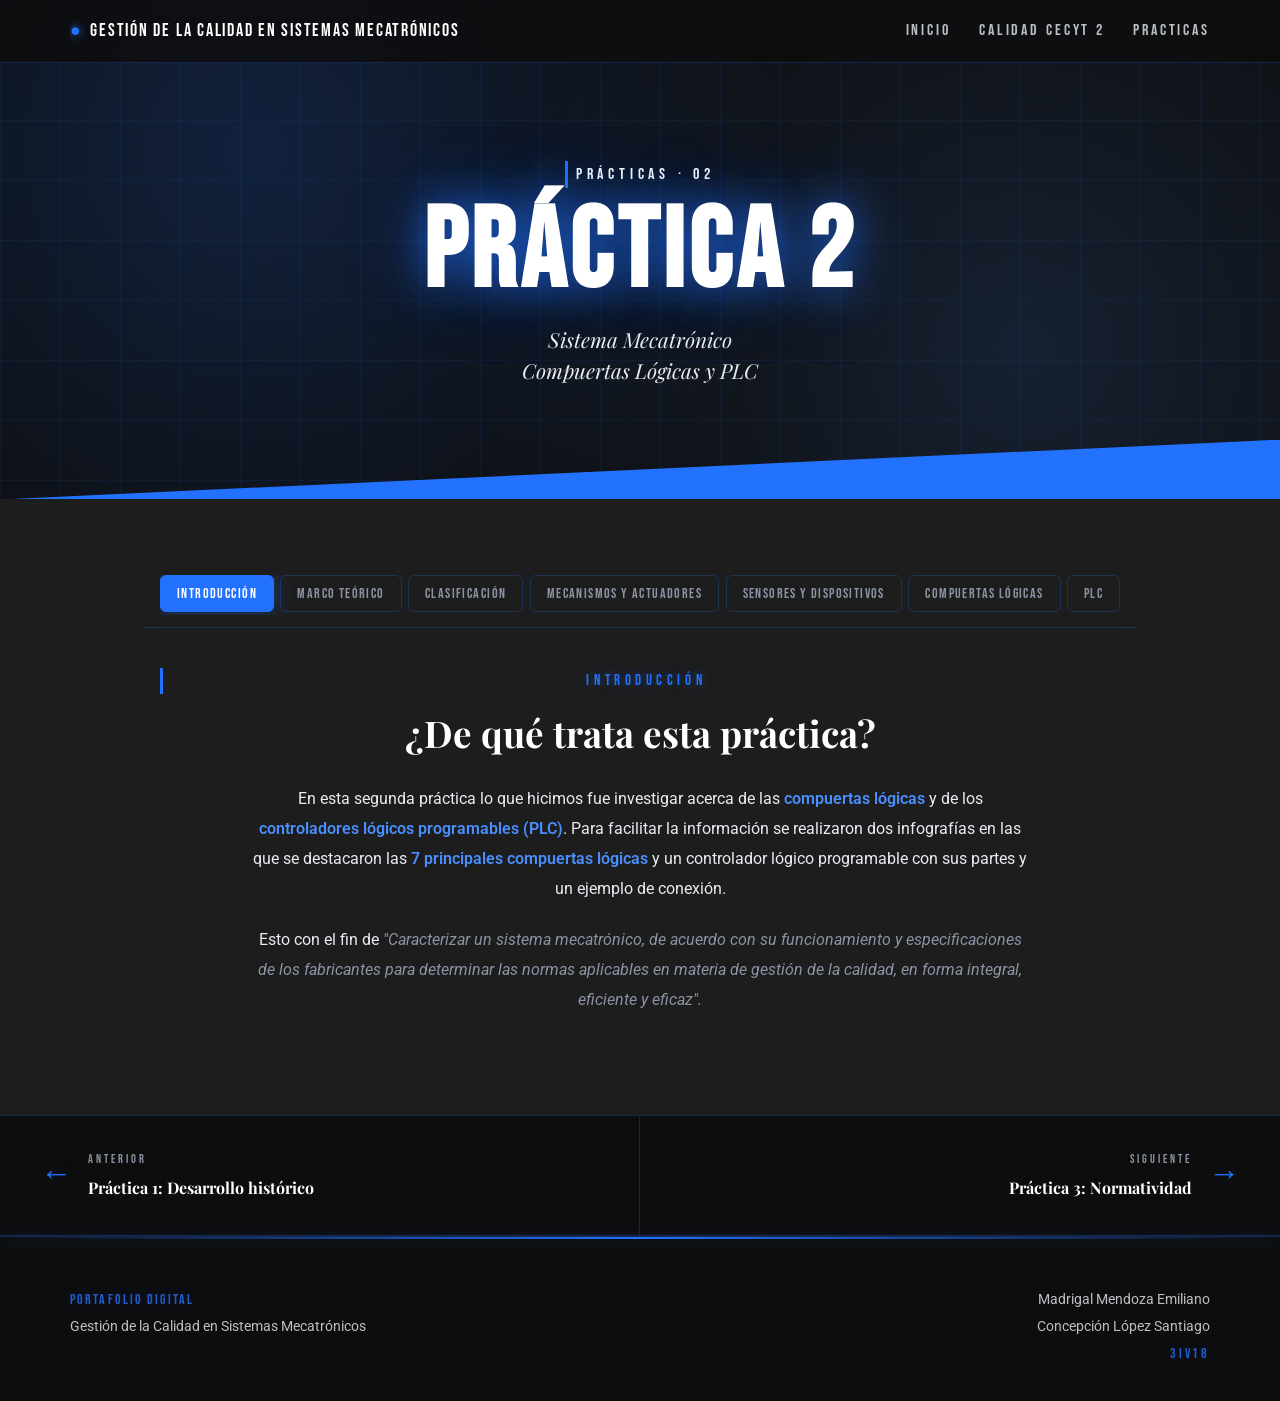
<file: practica-2.html>
<!DOCTYPE html>
<html lang="es">
<head>
  <meta charset="UTF-8">
  <meta name="viewport" content="width=device-width, initial-scale=1.0">
  <title>Práctica 2 | Sistema Mecatrónico</title>
  <meta name="description" content="Práctica 2: Sistema Mecatrónico - Compuertas lógicas y PLC - CECyT No. 2">
  <link rel="stylesheet" href="css/styles.css">
  <link rel="preconnect" href="https://fonts.googleapis.com">
  <link rel="preconnect" href="https://fonts.gstatic.com" crossorigin>
  <link href="https://fonts.googleapis.com/css2?family=Bebas+Neue&family=Playfair+Display:wght@400;600;700;900&family=Roboto:wght@300;400;500;700&display=swap" rel="stylesheet">
</head>
<body>

<div class="scroll-progress" id="scrollProgress"></div>

<nav class="top-nav">
  <div class="container">
    <a href="index.html" class="brand">Gestión de la Calidad en Sistemas Mecatrónicos</a>
    <div class="links">
      <a href="index.html">Inicio</a>
      <a href="cecyt2.html">CALIDAD CECYT 2</a> <!-- NUEVO BOTÓN -->
      <a href="practicas.html">PRACTICAS</a>
    </div>
  </div>
</nav>

<header class="page-hero">
  <div class="container">
    <span class="page-eyebrow reveal">Prácticas · 02</span>
    <h1 class="page-title reveal reveal-delay-1">PRÁCTICA 2</h1>
    <p class="page-subtitle reveal reveal-delay-2">
      Sistema Mecatrónico<br>
      Compuertas Lógicas y PLC
    </p>
  </div>
  <div class="page-hero-shape"></div>
</header>

<main>

  <section class="section practice-content">
    <div class="container container-narrow">

      <!-- ===== PESTAÑAS ===== -->
      <div class="tabs-wrapper">
        <div class="tabs-scroll">
          <button class="tab-btn active" data-tab="intro">Introducción</button>
          <button class="tab-btn" data-tab="marco">Marco Teórico</button>
          <button class="tab-btn" data-tab="clasificacion">Clasificación</button>
          <button class="tab-btn" data-tab="mecanismos">Mecanismos y Actuadores</button>
          <button class="tab-btn" data-tab="sensores">Sensores y Dispositivos</button>
          <button class="tab-btn" data-tab="compuertas">Compuertas Lógicas</button>
          <button class="tab-btn" data-tab="plc">PLC</button>
          <button class="tab-btn" data-tab="infografias">Infografías</button>
          <button class="tab-btn" data-tab="conclusion">Conclusión</button>
          <button class="tab-btn" data-tab="biblio">Bibliografía</button>
        </div>
      </div>

      <!-- ===== 01 INTRODUCCIÓN ===== -->
      <div class="tab-panel active" id="intro">
        <span class="content-label">Introducción</span>
        <h2 class="content-title">¿De qué trata esta práctica?</h2>
        <div class="content-body">
          <p>En esta segunda práctica lo que hicimos fue investigar acerca de las <strong>compuertas lógicas</strong> y de los <strong>controladores lógicos programables (PLC)</strong>. Para facilitar la información se realizaron dos infografías en las que se destacaron las <strong>7 principales compuertas lógicas</strong> y un controlador lógico programable con sus partes y un ejemplo de conexión.</p>
          <p>Esto con el fin de <em>"Caracterizar un sistema mecatrónico, de acuerdo con su funcionamiento y especificaciones de los fabricantes para determinar las normas aplicables en materia de gestión de la calidad, en forma integral, eficiente y eficaz".</em></p>
        </div>
      </div>

      <!-- ===== 02 MARCO TEÓRICO ===== -->
      <div class="tab-panel" id="marco">
        <span class="content-label">Marco Teórico</span>
        <h2 class="content-title">Sistemas Mecatrónicos</h2>

        <div class="content-body">
          <p>Todo proceso industrial se maneja bajo diversos sistemas: informáticos, eléctricos, neumáticos, electrónicos, mecánicos, etc. Por tanto, es necesario que en la empresa moderna se dominen todos los bloques involucrados en la producción, a fin de solventar las necesidades que se presenten.</p>

          <div class="highlight-box">
            <span class="highlight-tag">Definición</span>
            <p>Un <strong>Sistema Mecatrónico</strong> es aquel sistema digital que recoge señales, las procesa y emite una respuesta por medio de actuadores, generando movimientos o acciones sobre el sistema en el que se va a actuar. Los sistemas mecánicos están integrados con <strong>sensores, microprocesadores y controladores</strong>.</p>
          </div>

          <p>Los robots, las máquinas controladas digitalmente, los vehículos guiados automáticamente, etc. se deben considerar como sistemas mecatrónicos.</p>

          <h3 class="sub-title">La Mecatrónica</h3>
          <p>Surge de la combinación sinérgica de distintas ramas de la ingeniería, entre las que destacan: la <strong>mecánica de precisión, la electrónica, la informática y los sistemas de control</strong>. Su principal propósito es el análisis y diseño de productos y de procesos de manufactura automatizados.</p>
          <p>Un área muy desarrollada en la Mecatrónica es el <strong>control</strong>. Se tienen dos tendencias importantes: el uso de las técnicas más modernas de la teoría de control automático y el desarrollo de controles inteligentes, que busca mejorar la percepción del medio ambiente y obtener una mejor autonomía. Algunos avances importantes en el control automático son: redes neuronales, modos deslizantes, control de sistemas a eventos discretos, control adaptable, lógica difusa y control robusto.</p>
        </div>
      </div>

      <!-- ===== 03 CLASIFICACIÓN ===== -->
      <div class="tab-panel" id="clasificacion">
        <span class="content-label">Clasificación</span>
        <h2 class="content-title">Clases de sistemas mecatrónicos</h2>

        <div class="clases-grid">
          <article class="clase-card">
            <span class="clase-num">Clase 01</span>
            <h4>Productos principalmente mecánicos</h4>
            <p>Con electrónica incorporada para aumentar la funcionalidad.</p>
            <p class="clase-ejemplo"><strong>Ejemplos:</strong> máquinas-herramientas numéricamente controladas y velocidad variable manejada en la maquinaria industrial.</p>
          </article>

          <article class="clase-card">
            <span class="clase-num">Clase 02</span>
            <h4>Sistemas mecánicos tradicionales</h4>
            <p>Con dispositivos internos tecnológicamente actualizados que incorporan sistemas electrónicos.</p>
            <p class="clase-ejemplo"><strong>Ejemplos:</strong> máquina de coser moderna y sistemas automatizados de fábricas.</p>
          </article>

          <article class="clase-card">
            <span class="clase-num">Clase 03</span>
            <h4>Funcionalidad tradicional</h4>
            <p>Mantienen la funcionalidad o el sistema mecánico tradicional, pero los mecanismos internos son reemplazados por la electrónica.</p>
            <p class="clase-ejemplo"><strong>Ejemplo:</strong> el reloj digital.</p>
          </article>

          <article class="clase-card">
            <span class="clase-num">Clase 04</span>
            <h4>Integración sinérgica</h4>
            <p>Productos diseñados con tecnologías mecánicas y electrónicas por integración sinérgica.</p>
            <p class="clase-ejemplo"><strong>Ejemplos:</strong> fotocopiadoras, secadores inteligentes, cocinas de arroz, hornos automáticos.</p>
          </article>
        </div>
      </div>

      <!-- ===== 04 MECANISMOS Y ACTUADORES ===== -->
      <div class="tab-panel" id="mecanismos">
        <span class="content-label">Mecanismos y Actuadores</span>
        <h2 class="content-title">Componentes fundamentales</h2>

        <h3 class="sub-title">Mecanismos</h3>
        <div class="content-body">
          <p>En el área de mecanismos, los principales problemas son <strong>reducción de complejidad, eliminación de mecanismos y síntesis de mecanismos mecatrónicos</strong>.</p>
          <ul class="feature-list">
            <li><strong>Reducción de la complejidad:</strong> reducir el número de elementos del mecanismo mediante el uso de control inteligente.</li>
            <li><strong>Eliminación del mecanismo:</strong> uso directo de actuadores y de controles más sofisticados.</li>
            <li><strong>Síntesis de mecanismos mecatrónicos:</strong> utilizar actuadores directamente en el mecanismo para mejorar su movimiento. Ejemplo: rodamientos con actuación magnética para eliminar la fricción.</li>
          </ul>
        </div>

        <h3 class="sub-title">Actuadores</h3>
        <div class="content-body">
          <p>Todo mecanismo requiere de una fuente de potencia para operar. Inicialmente fue de origen animal, posteriormente la fuerza del aire o agua, después vapor, combustión interna y actualmente <strong>electricidad</strong>.</p>
          <p>Si esta fuente de potencia es modulable o controlable, se tiene un <strong>actuador</strong>. Los principales desarrollos en Mecatrónica son: manejo directo (eliminando mecanismos), actuadores electromagnéticos, piezoeléctricos y ultrasónicos. También deben considerarse los actuadores neumáticos u oleo-hidráulicos.</p>

          <div class="actuadores-grid">
            <div class="actuador-card">
              <span class="actuador-icon">💨</span>
              <h5>Neumáticos</h5>
              <p>Fuente de energía: <strong>aire a presión</strong></p>
              <span class="actuador-ejem">Pistones, motores, válvulas</span>
            </div>
            <div class="actuador-card">
              <span class="actuador-icon">💧</span>
              <h5>Hidráulicos</h5>
              <p>Fuente de energía: <strong>fluido</strong></p>
              <span class="actuador-ejem">Pistones, motores, válvulas</span>
            </div>
            <div class="actuador-card">
              <span class="actuador-icon">⚡</span>
              <h5>Eléctricos</h5>
              <p>Fuente de energía: <strong>electricidad</strong></p>
              <span class="actuador-ejem">Motores AC/DC, paso a paso, servomotores</span>
            </div>
          </div>
        </div>
      </div>

      <!-- ===== 05 SENSORES Y DISPOSITIVOS ===== -->
      <div class="tab-panel" id="sensores">
        <span class="content-label">Sensores y Dispositivos</span>
        <h2 class="content-title">Elementos electromecánicos</h2>

        <h3 class="sub-title">Sensores</h3>
        <div class="content-body">
          <p>Los <strong>sensores</strong> son dispositivos que permiten medir el estado del mecanismo o del medio ambiente. La incorporación de sensores a los mecanismos es el resultado de utilizar <strong>controles de lazo cerrado</strong>.</p>
          <p>Un ejemplo muy desarrollado es el uso de la <strong>visión artificial</strong>, la cual se usa para determinar la posición y orientación del mecanismo, del ambiente o de las herramientas. Cuando no es posible medir directamente alguna variable, se estima su valor por medio de observadores del estado y filtros. También existe la <strong>fusión de sensores</strong> y los sistemas de posicionamiento global (GPS) para determinar posición y orientación en problemas de navegación.</p>
        </div>

        <h3 class="sub-title">Clasificación por principio de funcionamiento</h3>

        <div class="dispositivos-grid">
          <div class="dispositivo-card">
            <span class="dispositivo-tag">Entrada</span>
            <h4>Dispositivos de mando</h4>
            <p>Traducen una pequeña señal física a una eléctrica de apertura o cierre.</p>
            <ul>
              <li>Botones pulsadores</li>
              <li>Interruptores selectores</li>
              <li>Interruptores de límite de carrera</li>
              <li>Interruptores de proximidad</li>
              <li>Interruptores de presión, nivel y temperatura</li>
            </ul>
          </div>

          <div class="dispositivo-card">
            <span class="dispositivo-tag">Lógica</span>
            <h4>Dispositivos de control</h4>
            <p>Traducen una pequeña señal eléctrica a una o más señales de apertura o cierre.</p>
            <ul>
              <li>Contactor manual / magnético</li>
              <li>Relé de control electromagnético</li>
              <li>Relé de tiempo</li>
              <li>Relé de estado sólido</li>
              <li>Potenziómetros y fotoceldas</li>
            </ul>
          </div>

          <div class="dispositivo-card">
            <span class="dispositivo-tag">Trabajo</span>
            <h4>Dispositivos de fuerza</h4>
            <p>Traducen una señal eléctrica de baja potencia a una señal de potencia.</p>
            <ul>
              <li>Lámparas</li>
              <li>Motores eléctricos</li>
              <li>Arrancadores electromecánicos</li>
              <li>Servomotores</li>
            </ul>
          </div>
        </div>

        <h3 class="sub-title">Diagramas de control (normas DIN)</h3>
        <div class="content-body">
          <p>Las normas <strong>DIN</strong> son un conjunto de reglas que consisten en estándares técnicos para el aseguramiento de la calidad en productos industriales y científicos relacionados con la industria manufacturera-metalmecánica.</p>
          <p>En los diagramas se distingue el <strong>control eléctrico</strong> (izquierda) y el <strong>control mecánico</strong> (derecha). Elementos como electroválvulas y actuadores son comunes en estos sistemas.</p>
        </div>
      </div>

      <!-- ===== 06 COMPUERTAS LÓGICAS ===== -->
      <div class="tab-panel" id="compuertas">
        <span class="content-label">Compuertas Lógicas</span>
        <h2 class="content-title">Las 7 principales compuertas</h2>

        <p class="content-lead">Las compuertas lógicas son <strong>circuitos integrados</strong> que se crearon con el fin de obtener un comportamiento entre ellos. Están formados por transistores y, según su función, reciben diferentes nombres.</p>

        <div class="compuertas-grid">
          <article class="compuerta-card">
            <span class="compuerta-simbolo">AND</span>
            <h4>Compuerta AND</h4>
            <p>Representada por una <strong>multiplicación</strong> en el Álgebra de Boole. Todas las entradas deben estar en <strong>1</strong> para que la salida sea 1. Si falta alguna, la salida permanece en 0.</p>
            <p class="compuerta-exp">Q = A · B</p>
            <p class="compuerta-aplic"><strong>Analogía:</strong> dos interruptores en serie.</p>
          </article>

          <article class="compuerta-card">
            <span class="compuerta-simbolo">OR</span>
            <h4>Compuerta OR</h4>
            <p>Se define como una <strong>suma booleana</strong>. Si al menos una entrada tiene valor <strong>1</strong>, la salida será 1. Si todas son 0, la salida será 0.</p>
            <p class="compuerta-exp">Q = A + B</p>
          </article>

          <article class="compuerta-card">
            <span class="compuerta-simbolo">NOT</span>
            <h4>Compuerta NOT (INV)</h4>
            <p>Posee una entrada y una salida. Su propósito es producir una salida <strong>inversa</strong> a su entrada. Si la entrada es 1, salida 0 y viceversa.</p>
            <p class="compuerta-exp">Q = Ā</p>
          </article>

          <article class="compuerta-card">
            <span class="compuerta-simbolo">NAND</span>
            <h4>Compuerta NAND</h4>
            <p>Es la combinación de AND + NOT. Su salida es <strong>0 solo cuando todas las entradas son 1</strong>. En cualquier otro caso, la salida es 1.</p>
            <p class="compuerta-exp">Q = (A · B)′</p>
          </article>

          <article class="compuerta-card">
            <span class="compuerta-simbolo">NOR</span>
            <h4>Compuerta NOR</h4>
            <p>Es la combinación de OR + NOT. Su salida es <strong>1 solo cuando todas las entradas son 0</strong>. En cualquier otro caso, la salida es 0.</p>
            <p class="compuerta-exp">Q = (A + B)′</p>
          </article>

          <article class="compuerta-card">
            <span class="compuerta-simbolo">XOR</span>
            <h4>Compuerta XOR (OR exclusiva)</h4>
            <p>Su salida es <strong>1 cuando las entradas son diferentes</strong> y 0 cuando son iguales.</p>
            <p class="compuerta-exp">Q = A ⊕ B</p>
          </article>

          <article class="compuerta-card">
            <span class="compuerta-simbolo">XNOR</span>
            <h4>Compuerta XNOR</h4>
            <p>Es la negación de XOR. Su salida es <strong>1 cuando las entradas son iguales</strong> y 0 cuando son diferentes.</p>
            <p class="compuerta-exp">Q = (A ⊕ B)′</p>
          </article>
        </div>
      </div>

      <!-- ===== 07 PLC ===== -->
      <div class="tab-panel" id="plc">
        <span class="content-label">PLC</span>
        <h2 class="content-title">Controlador Lógico Programable</h2>

        <p class="content-lead">Un <strong>PLC (Programmable Logic Controller)</strong> es un computador industrial utilizado para automatizar procesos electromecánicos. Se compone de <strong>cinco partes esenciales</strong>:</p>

        <div class="plc-grid">
          <div class="plc-card">
            <span class="plc-num">01</span>
            <h4>Fuente de alimentación</h4>
            <p>Convierte la corriente alterna en corriente continua para alimentar los módulos.</p>
          </div>
          <div class="plc-card">
            <span class="plc-num">02</span>
            <h4>CPU</h4>
            <p>Procesa las instrucciones lógicas del programa y coordina el funcionamiento.</p>
          </div>
          <div class="plc-card">
            <span class="plc-num">03</span>
            <h4>Memoria de almacenamiento</h4>
            <p>Guarda el programa y los datos del proceso.</p>
          </div>
          <div class="plc-card">
            <span class="plc-num">04</span>
            <h4>Módulos de E/S</h4>
            <p>Entradas y salidas donde se conectan los sensores y los actuadores.</p>
          </div>
          <div class="plc-card">
            <span class="plc-num">05</span>
            <h4>Bastidor (rack)</h4>
            <p>Estructura física donde se montan todos los módulos.</p>
          </div>
        </div>

        <div class="content-body">
          <h3 class="sub-title">Aislamiento óptico</h3>
          <p>Los módulos de entrada y salida cuentan con <strong>aislamiento óptico</strong>, que protege al CPU de posibles sobretensiones provenientes del campo.</p>

          <h3 class="sub-title">Identificación de elementos de entrada</h3>
          <p>Tomando como referencia los diagramas de conexión de entradas, los elementos conectados al <strong>módulo de entrada</strong> del PLC son:</p>
          <ul class="feature-list">
            <li><strong>Pulsador:</strong> dispositivo de mando manual.</li>
            <li><strong>Sensor de líquidos:</strong> detecta presencia o nivel de líquido.</li>
            <li><strong>Sensor de temperatura (T°):</strong> mide la temperatura del proceso.</li>
            <li><strong>Sensor de presión:</strong> mide la presión del sistema.</li>
          </ul>
          <p>Estos elementos envían señales al módulo de entrada, que las traduce a niveles lógicos que el CPU puede procesar.</p>
        </div>
      </div>

      <!-- ===== 08 INFOGRAFÍAS ===== -->
      <div class="tab-panel" id="infografias">
        <span class="content-label">Infografías</span>
        <h2 class="content-title">Material visual elaborado</h2>

        <p class="content-lead">Se realizaron dos infografías: una sobre las <strong>7 compuertas lógicas</strong> con su funcionamiento y circuito electrónico, y otra sobre un <strong>PLC</strong> con sus partes y un ejemplo de conexión.</p>

        <!-- Infografía 1: Canva (Compuertas Lógicas) -->
        <div class="infografia-block">
          <header class="infografia-head">
            <span class="fig-label">Infografía 01</span>
            <h3>Compuertas Lógicas</h3>
          </header>
          <div class="canva-embed">
            <iframe loading="lazy"
              src="https://www.canva.com/design/DAHVsJSvrVM/DjVlpRJsGVc2--ccPqTXDA/view?embed"
              allowfullscreen="allowfullscreen"
              allow="fullscreen">
            </iframe>
          </div>
          <p class="infografia-credito">
            <a href="https://www.canva.com/design/DAHVsJSvrVM/DjVlpRJsGVc2--ccPqTXDA/view" target="_blank" rel="noopener">Ver en Canva →</a>
          </p>
        </div>

        <!-- Infografía 2: Genially (PLC) -->
        <div class="infografia-block">
          <header class="infografia-head">
            <span class="fig-label">Infografía 02</span>
            <h3>Controlador Lógico Programable (PLC)</h3>
          </header>
          <div class="genially-embed-16-9">
            <iframe title="Infografía PLC"
              frameborder="0"
              src="https://view.genially.com/6aaf54db1ad47ea1b2d7caeb"
              type="text/html"
              allowscriptaccess="always"
              allowfullscreen="true"
              scrolling="yes"
              allownetworking="all">
            </iframe>
          </div>
          <p class="infografia-credito">
            <a href="https://view.genially.com/6aaf54db1ad47ea1b2d7caeb" target="_blank" rel="noopener">Ver en Genially →</a>
          </p>
        </div>

      </div>

      <!-- ===== 09 CONCLUSIÓN ===== -->
      <div class="tab-panel" id="conclusion">
        <span class="content-label">Conclusión</span>
        <h2 class="content-title">Lo que aprendimos</h2>

        <div class="conclusion-box">
          <p>Después de esto podemos concluir que tanto las <strong>compuertas lógicas</strong>, como los <strong>controladores lógicos programables (PLC)</strong> son parte fundamental de los sistemas mecatrónicos, al ser estos una integración entre la ingeniería mecánica, la electrónica, la computación/software y los sistemas de control, cuyo objetivo principal es <strong>diseñar, optimizar y automatizar procesos o productos</strong> para que funcionen con mayor precisión, velocidad, confiabilidad y autonomía.</p>
          <p>Después de esta práctica comprendimos las partes de los PLC así como las funciones de las principales 7 compuertas lógicas.</p>
          <p>Conocer el funcionamiento y las especificaciones dadas por los fabricantes es algo indispensable para la <strong>gestión de la calidad</strong>, ya que esto hace que integremos componentes compatibles, prevengamos fallas operativas y garanticemos que el sistema mecatrónico cumpla de forma eficiente, segura y estandarizada con los requerimientos técnicos y normativos.</p>
        </div>
      </div>

      <!-- ===== 10 BIBLIOGRAFÍA ===== -->
      <div class="tab-panel" id="biblio">
        <span class="content-label">Referencias</span>
        <h2 class="content-title">Bibliografía</h2>

        <ul class="bibliography">
          <li>Jiménez Ramírez, M. T. (2020). <em>Compuertas lógicas</em>. Repositorio Institucional UTN. <a href="https://repositorio.utn.ac.cr/server/api/core/bitstreams/fe938ab3-7bd0-46e2-b4a4-43f435c50bd3/content" target="_blank" rel="noopener">Ver enlace</a></li>
          <li>Universidad Nacional Autónoma de México. (s. f.). <em>Controladores lógicos programables: Unidad 1. Antecedentes</em> [Material didáctico]. División de Educación Continua y a Distancia, Facultad de Ingeniería, Campus Virtual Minería, UNAM. <a href="https://www.campus-virtual.mineria.unam.mx/Mineria/Cursos/Plc/Documentos/PLC_U1.pdf" target="_blank" rel="noopener">Ver enlace</a></li>
        </ul>
      </div>

    </div>
  </section>

  <section class="practice-nav">
    <a href="practica-1.html" class="practice-nav-btn back">
      <span class="nav-arrow">←</span>
      <span class="nav-text">
        <small>Anterior</small>
        <strong>Práctica 1: Desarrollo histórico</strong>
      </span>
    </a>
    <a href="practica-3.html" class="practice-nav-btn next">
      <span class="nav-text">
        <small>Siguiente</small>
        <strong>Práctica 3: Normatividad</strong>
      </span>
      <span class="nav-arrow">→</span>
    </a>
  </section>

</main>

<footer class="footer">
  <div class="container">
    <div class="footer-left">
      <p class="footer-brand">Portafolio Digital</p>
      <p>Gestión de la Calidad en Sistemas Mecatrónicos</p>
    </div>
    <div class="footer-right">
      <p>Madrigal Mendoza Emiliano</p>
      <p>Concepción López Santiago</p>
      <p class="footer-group">3IV18</p>
    </div>
  </div>
</footer>

<button class="back-top" id="backTop" aria-label="Volver arriba">↑</button>

<script src="js/main.js"></script>
</body>
</html>
</file>
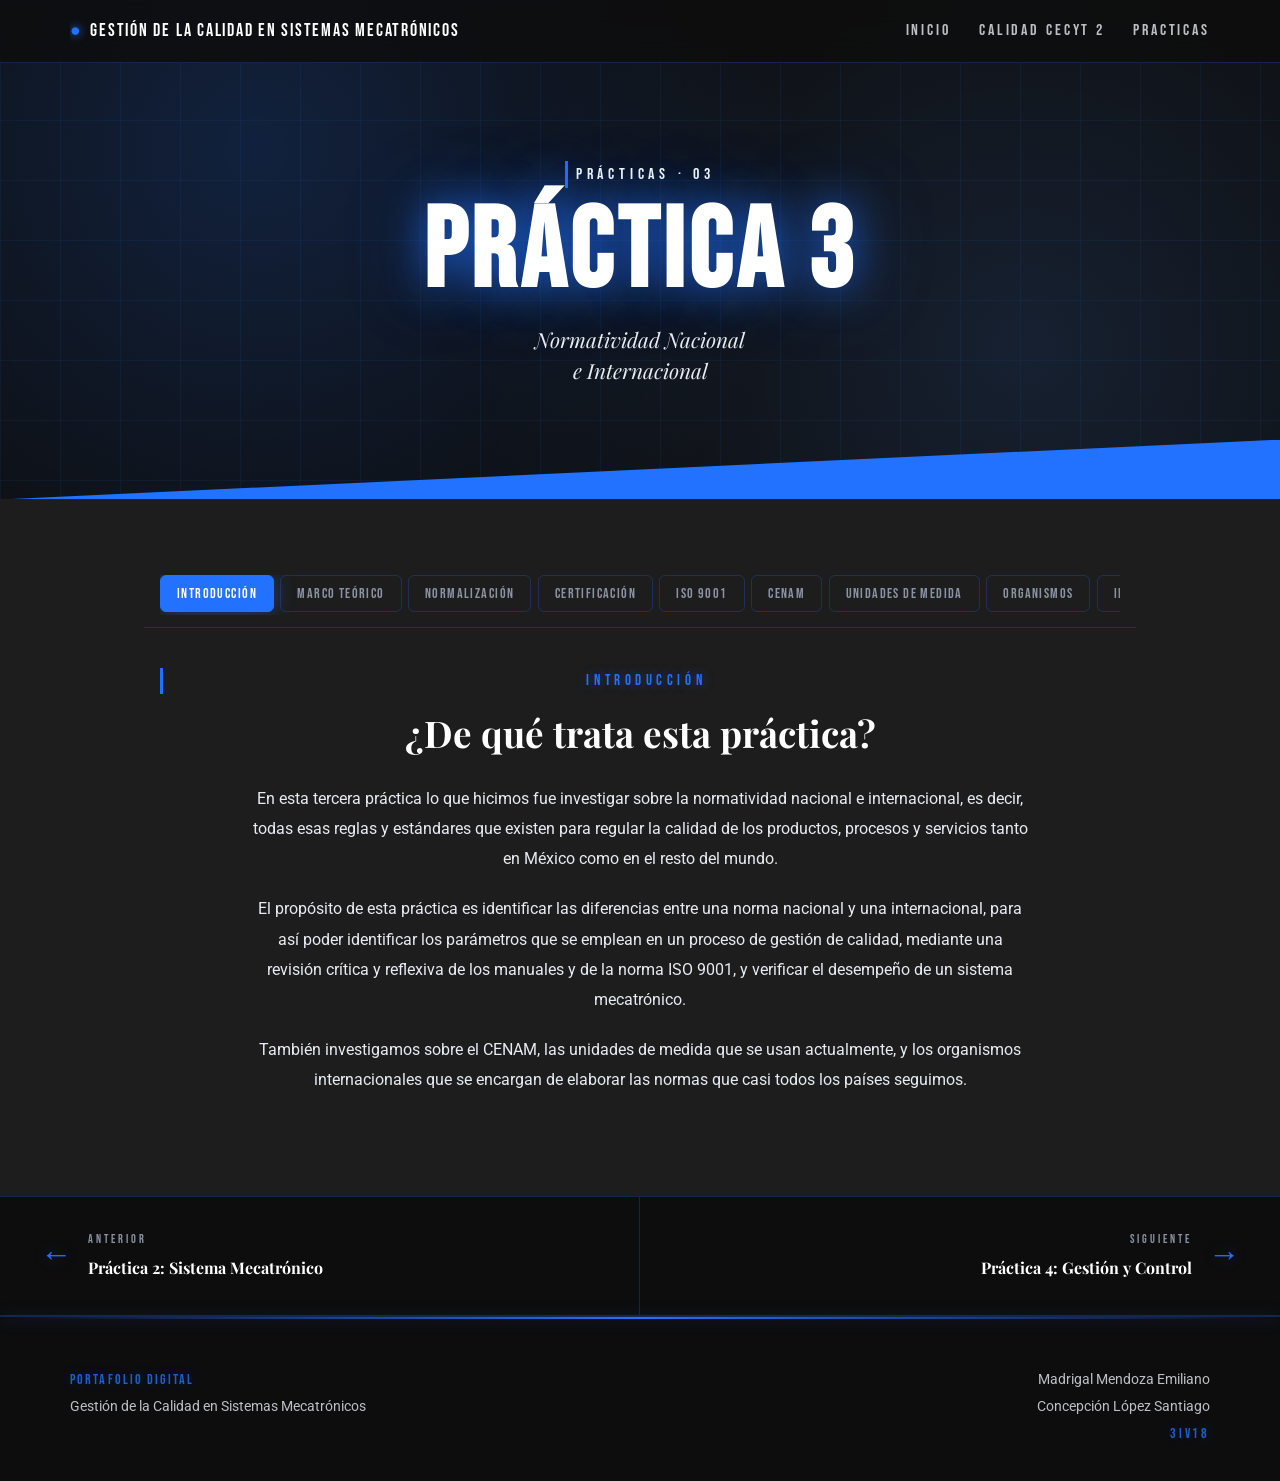
<file: practica-3.html>
<!DOCTYPE html>
<html lang="es">
<head>
  <meta charset="UTF-8">
  <meta name="viewport" content="width=device-width, initial-scale=1.0">
  <title>Práctica 3 | Normatividad Nacional e Internacional</title>
  <meta name="description" content="Práctica 3: Normatividad Nacional e Internacional - CECyT No. 2">
  <link rel="stylesheet" href="css/styles.css">
  <link rel="preconnect" href="https://fonts.googleapis.com">
  <link rel="preconnect" href="https://fonts.gstatic.com" crossorigin>
  <link href="https://fonts.googleapis.com/css2?family=Bebas+Neue&family=Playfair+Display:wght@400;600;700;900&family=Roboto:wght@300;400;500;700&family=Caveat:wght@500;700&display=swap" rel="stylesheet">
</head>
<body>

<div class="scroll-progress" id="scrollProgress"></div>

<nav class="top-nav">
  <div class="container">
    <a href="index.html" class="brand">Gestión de la Calidad en Sistemas Mecatrónicos</a>
    <div class="links">
      <a href="index.html">Inicio</a>
      <a href="cecyt2.html">CALIDAD CECYT 2</a> <!-- NUEVO BOTÓN -->
      <a href="practicas.html">PRACTICAS</a>
    </div>
  </div>
</nav>

<header class="page-hero">
  <div class="container">
    <span class="page-eyebrow reveal">Prácticas · 03</span>
    <h1 class="page-title reveal reveal-delay-1">PRÁCTICA 3</h1>
    <p class="page-subtitle reveal reveal-delay-2">
      Normatividad Nacional<br>
      e Internacional
    </p>
  </div>
  <div class="page-hero-shape"></div>
</header>

<main>

  <section class="section practice-content">
    <div class="container container-narrow">

      <div class="tabs-wrapper">
        <div class="tabs-scroll">
          <button class="tab-btn active" data-tab="intro">Introducción</button>
          <button class="tab-btn" data-tab="marco">Marco Teórico</button>
          <button class="tab-btn" data-tab="normalizacion">Normalización</button>
          <button class="tab-btn" data-tab="certificacion">Certificación</button>
          <button class="tab-btn" data-tab="iso">ISO 9001</button>
          <button class="tab-btn" data-tab="cenam">CENAM</button>
          <button class="tab-btn" data-tab="unidades">Unidades de Medida</button>
          <button class="tab-btn" data-tab="organismos">Organismos</button>
          <button class="tab-btn" data-tab="infografias">Infografías</button>
          <button class="tab-btn" data-tab="conclusion">Conclusión</button>
          <button class="tab-btn" data-tab="biblio">Bibliografía</button>
        </div>
      </div>

      <!-- ===== 01 INTRODUCCIÓN ===== -->
      <div class="tab-panel active" id="intro">
        <span class="content-label">Introducción</span>
        <h2 class="content-title">¿De qué trata esta práctica?</h2>
        <div class="content-body">
          <p>En esta tercera práctica lo que hicimos fue investigar sobre la normatividad nacional e internacional, es decir, todas esas reglas y estándares que existen para regular la calidad de los productos, procesos y servicios tanto en México como en el resto del mundo.</p>
          <p>El propósito de esta práctica es identificar las diferencias entre una norma nacional y una internacional, para así poder identificar los parámetros que se emplean en un proceso de gestión de calidad, mediante una revisión crítica y reflexiva de los manuales y de la norma ISO 9001, y verificar el desempeño de un sistema mecatrónico.</p>
          <p>También investigamos sobre el CENAM, las unidades de medida que se usan actualmente, y los organismos internacionales que se encargan de elaborar las normas que casi todos los países seguimos.</p>
        </div>
      </div>

      <!-- ===== 02 MARCO TEÓRICO ===== -->
      <div class="tab-panel" id="marco">
        <span class="content-label">Marco Teórico</span>
        <h2 class="content-title">¿Qué es una norma?</h2>

        <div class="content-body">
          <p>Una norma es un documento que establece reglas o características a actividades o resultados de estas, para lograr un resultado de calidad óptimo en un determinado contexto o situación. Las normas garantizan que los productos, servicios y procesos sean consistentes y de calidad.</p>

          <h3 class="sub-title">¿Para qué sirven las normas?</h3>
          <div class="chips-grid">
            <span class="chip chip-blue">🌍 Comercio internacional</span>
            <span class="chip chip-pink">🛡️ Seguridad de productos</span>
            <span class="chip chip-purple">👤 Protección al consumidor</span>
            <span class="chip chip-orange">🔗 Cooperación entre sistemas</span>
            <span class="chip chip-teal">📏 Estándar entre fabricantes</span>
            <span class="chip chip-yellow">⭐ Base de la gestión de calidad</span>
          </div>

          <div class="sticky-note">
            <p>Muchas veces confundimos una norma con un reglamento o una ley, pero las leyes y reglamentos son emitidos por el Estado y son obligatorios, mientras que una norma puede ser obligatoria o voluntaria según el contexto.</p>
          </div>

          <h3 class="sub-title">Tipos de normas según su aplicación</h3>
          <div class="clases-grid">
            <article class="clase-card cc-blue">
              <span class="clase-num">Producto</span>
              <h4>Normas de producto</h4>
              <p>Definen las características específicas que debe tener un producto para considerarse apto.</p>
            </article>
            <article class="clase-card cc-pink">
              <span class="clase-num">Proceso</span>
              <h4>Normas de proceso</h4>
              <p>Definen cómo se debe realizar un proceso para garantizar su calidad.</p>
            </article>
            <article class="clase-card cc-purple">
              <span class="clase-num">Gestión</span>
              <h4>Normas de gestión</h4>
              <p>Definen sistemas completos, como la famosa ISO 9001.</p>
            </article>
            <article class="clase-card cc-teal">
              <span class="clase-num">Terminología</span>
              <h4>Normas de vocabulario</h4>
              <p>Definen el lenguaje técnico común entre fabricantes y usuarios.</p>
            </article>
          </div>
        </div>
      </div>

      <!-- ===== 03 NORMALIZACIÓN ===== -->
      <div class="tab-panel" id="normalizacion">
        <span class="content-label">Normalización</span>
        <h2 class="content-title">El proceso de normalizar</h2>

        <div class="content-body">
          <p>La normalización es el proceso que permite elaborar, aplicar y mejorar un proceso mediante el diseño, aplicación e implementación de normas que se aplican en distintas actividades como pueden ser científicas, industriales o económicas, cuyo fin es ordenar y mejorar la empresa, instituto o industria.</p>

          <h3 class="sub-title">Objetivos de la normalización</h3>
          <div class="objetivos-grid">
            <article class="objetivo-card oc-1">
              <span class="objetivo-icon">✂️</span>
              <span class="objetivo-num">01</span>
              <h4>Simplificar</h4>
              <p>Reducir los modelos a fin de obtener únicamente los más necesarios.</p>
            </article>
            <article class="objetivo-card oc-2">
              <span class="objetivo-icon">🔗</span>
              <span class="objetivo-num">02</span>
              <h4>Unificación</h4>
              <p>Permite la intercambiabilidad internacional entre productos y sistemas.</p>
            </article>
            <article class="objetivo-card oc-3">
              <span class="objetivo-icon">🎯</span>
              <span class="objetivo-num">03</span>
              <h4>Especificación</h4>
              <p>Evita errores de identificación creando un lenguaje claro y preciso para todos.</p>
            </article>
          </div>
        </div>
      </div>

      <!-- ===== 04 CERTIFICACIÓN ===== -->
      <div class="tab-panel" id="certificacion">
        <span class="content-label">Certificación</span>
        <h2 class="content-title">¿Qué es la certificación?</h2>

        <div class="content-body">
          <p>Con el pasar de los años la certificación se ha desarrollado enormemente, convirtiéndose en un instrumento imprescindible para elevar el nivel de calidad de los procesos y productos, y hacer más competitivos los productos de las empresas de un país.</p>
          <p>La certificación consiste en certificados de conformidad que las empresas muestran para indicar que tienen un producto que cumple con todas las normas o especificaciones técnicas, o bien, que tienen implementado un Sistema de Calidad conforme a las normas ISO.</p>

          <h3 class="sub-title">¿Qué se necesita para certificarse?</h3>
          <div class="checklist">
            <div class="checklist-item"><span class="check-icon">✓</span><p>Métodos de trabajo, procedimientos y sistemas claros.</p></div>
            <div class="checklist-item"><span class="check-icon">✓</span><p>Sistemas de comunicación claros.</p></div>
            <div class="checklist-item"><span class="check-icon">✓</span><p>Delimitación clara de responsabilidades.</p></div>
            <div class="checklist-item"><span class="check-icon">✓</span><p>Documentación clara de todos los procedimientos.</p></div>
            <div class="checklist-item"><span class="check-icon">✓</span><p>Control de la documentación y procedimientos claros para cambiarla.</p></div>
            <div class="checklist-item"><span class="check-icon">✓</span><p>Formular de manera adecuada las técnicas de trabajo y Gestión de la Calidad.</p></div>
          </div>
        </div>
      </div>

      <!-- ===== 05 ISO 9001 ===== -->
      <div class="tab-panel" id="iso">
        <span class="content-label">ISO 9001</span>
        <h2 class="content-title">Las normas ISO y la ISO 9001</h2>

        <div class="content-body">
          <p>La Organización Internacional de Normalización (ISO) nace como el organismo encargado de promover el desarrollo de normas internacionales de fabricación, comercio y comunicación para todas las ramas industriales. Su función principal es buscar la estandarización de normas de productos y seguridad para las empresas u organizaciones a nivel internacional.</p>
          <p>Las normas ISO son desarrolladas de manera voluntaria, ya que es un organismo no gubernamental, por lo tanto, no tiene autoridad para imponer normas a ningún país.</p>

          <div class="callout callout-blue">
            <span class="callout-icon">💡</span>
            <div>
              <strong>Objetivo principal de las ISO 9000</strong>
              <p>Evitar la falta de conformidad del producto en todas las etapas del proceso de producción, desde el diseño hasta el servicio de posventa.</p>
            </div>
          </div>

          <h3 class="sub-title">Los 7 principios de la ISO 9001</h3>
          <div class="principios-grid">
            <div class="principio-card" style="--i:0"><span class="principio-num">01</span><h4>Enfoque al cliente</h4></div>
            <div class="principio-card" style="--i:1"><span class="principio-num">02</span><h4>Liderazgo</h4></div>
            <div class="principio-card" style="--i:2"><span class="principio-num">03</span><h4>Compromiso de las personas</h4></div>
            <div class="principio-card" style="--i:3"><span class="principio-num">04</span><h4>Enfoque a procesos</h4></div>
            <div class="principio-card" style="--i:4"><span class="principio-num">05</span><h4>Mejora continua</h4></div>
            <div class="principio-card" style="--i:5"><span class="principio-num">06</span><h4>Decisiones basadas en hechos</h4></div>
            <div class="principio-card" style="--i:6"><span class="principio-num">07</span><h4>Gestión de las relaciones</h4></div>
          </div>
        </div>
      </div>

      <!-- ===== 06 CENAM ===== -->
      <div class="tab-panel" id="cenam">
        <span class="content-label">CENAM</span>
        <h2 class="content-title">Centro Nacional de Metrología</h2>

        <div class="content-body">
          <p>El CENAM es la institución del Estado Mexicano líder en la ciencia de las mediciones. Se encarga de establecer y mantener los patrones nacionales de medida, así como de difundir y aplicar el Sistema Internacional de Unidades en todo el país.</p>

          <div class="mv-grid">
            <div class="mv-card mv-mision">
              <span class="mv-tag">Misión</span>
              <p>Ser la institución del Estado Mexicano líder en la ciencia de las mediciones, que contribuye al bienestar de la población y al desarrollo económico incluyente.</p>
            </div>
            <div class="mv-card mv-vision">
              <span class="mv-tag">Visión</span>
              <p>Consolidar esta posición con personal competente, comprometido y honesto, ofreciendo soluciones innovadoras y servicios basados en el conocimiento científico y el desarrollo tecnológico.</p>
            </div>
          </div>

          <h3 class="sub-title">Las 4 áreas técnicas del CENAM</h3>
          <div class="areas-cenam">
            <div class="area-cenam ac-yellow"><span class="area-cenam-icon">⚡</span><h4>Metrología Eléctrica</h4><p>Electricidad y magnetismo</p></div>
            <div class="area-cenam ac-blue"><span class="area-cenam-icon">🔬</span><h4>Metrología Física</h4><p>Longitud, masa, tiempo, temperatura</p></div>
            <div class="area-cenam ac-pink"><span class="area-cenam-icon">🧱</span><h4>Metrología de Materiales</h4><p>Propiedades de los materiales</p></div>
            <div class="area-cenam ac-green"><span class="area-cenam-icon">⚙️</span><h4>Metrología Mecánica</h4><p>Fuerza, presión, flujo, par torsional</p></div>
          </div>
        </div>
      </div>

      <!-- ===== 07 UNIDADES ===== -->
      <div class="tab-panel" id="unidades">
        <span class="content-label">Unidades de Medida</span>
        <h2 class="content-title">NOM-008-SE-2021</h2>

        <div class="content-body">
          <p>Esta Norma Oficial Mexicana tiene como propósito establecer un lenguaje común que responda a las exigencias actuales de las actividades científicas, tecnológicas, educativas, industriales y comerciales, al alcance de todos los sectores del país.</p>

          <div class="callout callout-pink">
            <span class="callout-icon">📐</span>
            <div>
              <strong>Objetivo</strong>
              <p>Establecer las definiciones, símbolos y reglas de escritura de las unidades del Sistema Internacional (SI) y otras unidades aceptadas por la CGPM, que en conjunto constituyen el Sistema General de Unidades de Medida.</p>
            </div>
          </div>

          <h3 class="sub-title">Las 7 unidades base del SI</h3>
          <div class="si-grid">
            <div class="si-card" style="--c:#e74c3c"><span class="si-sym">m</span><h4>Metro</h4><p>Longitud</p></div>
            <div class="si-card" style="--c:#f39c12"><span class="si-sym">kg</span><h4>Kilogramo</h4><p>Masa</p></div>
            <div class="si-card" style="--c:#3498db"><span class="si-sym">s</span><h4>Segundo</h4><p>Tiempo</p></div>
            <div class="si-card" style="--c:#9b59b6"><span class="si-sym">A</span><h4>Ampere</h4><p>Corriente</p></div>
            <div class="si-card" style="--c:#1abc9c"><span class="si-sym">K</span><h4>Kelvin</h4><p>Temperatura</p></div>
            <div class="si-card" style="--c:#e67e22"><span class="si-sym">mol</span><h4>Mol</h4><p>Cantidad de sustancia</p></div>
            <div class="si-card" style="--c:#16a085"><span class="si-sym">cd</span><h4>Candela</h4><p>Intensidad luminosa</p></div>
          </div>
        </div>
      </div>

      <!-- ===== 08 ORGANISMOS ===== -->
      <div class="tab-panel" id="organismos">
        <span class="content-label">Organismos Internacionales</span>
        <h2 class="content-title">Los que hacen las normas</h2>

        <div class="content-body">
          <p>Los organismos internacionales de normalización establecen referencias globales para regular la calidad, la seguridad y la eficiencia de bienes, productos, procesos y servicios.</p>

          <div class="callout callout-purple">
            <span class="callout-icon">🌐</span>
            <div>
              <strong>Definición oficial en México</strong>
              <p>Son entidades destinadas a la elaboración de Normas Técnicas en el ámbito internacional: <strong>ISO</strong>, <strong>IEC</strong> y <strong>ITU</strong>.</p>
            </div>
          </div>

          <div class="orgs-grid">
            <article class="org-card org-iso">
              <span class="org-siglas">ISO</span>
              <h4>International Organization for Standardization</h4>
              <p>ISO 9001, ISO 14001, ISO 45001</p>
            </article>
            <article class="org-card org-iec">
              <span class="org-siglas">IEC</span>
              <h4>International Electrotechnical Commission</h4>
              <p>IEC 61131 (PLC), IEC 61508</p>
            </article>
            <article class="org-card org-itu">
              <span class="org-siglas">ITU</span>
              <h4>International Telecommunication Union</h4>
              <p>Recomendaciones ITU-T</p>
            </article>
          </div>

          <h3 class="sub-title">Otros organismos importantes</h3>
          <div class="otros-orgs">
            <div class="otro-org"><strong>IEEE</strong><span>Ingeniería eléctrica</span></div>
            <div class="otro-org"><strong>ANSI</strong><span>Estados Unidos</span></div>
            <div class="otro-org"><strong>DIN</strong><span>Alemania</span></div>
            <div class="otro-org"><strong>BSI</strong><span>Reino Unido</span></div>
            <div class="otro-org"><strong>AFNOR</strong><span>Francia</span></div>
            <div class="otro-org"><strong>CEN</strong><span>Europa</span></div>
          </div>
        </div>
      </div>

     <!-- ===== 09 INFOGRAFÍAS ===== -->
<div class="tab-panel" id="infografias">
  <span class="content-label">Infografías</span>
  <h2 class="content-title">Las 4 infografías visuales</h2>

  <!-- ============ INFO 1: ISO 9001 (RUEDA RADIAL) ============ -->
  <div class="infografia visual-1">
    <header class="info-head-v2">
      <span class="info-tag-v2">Infografía 01</span>
      <h3>ISO 9001 · Los 10 apartados</h3>
      <p class="info-sub">Sistema de Gestión de la Calidad</p>
    </header>

    <div class="iso-wheel">
      <!-- SVG de fondo para líneas conectoras -->
      <svg class="iso-wheel-lines" viewBox="0 0 600 600" preserveAspectRatio="xMidYMid meet">
        <circle cx="300" cy="300" r="230" fill="none" stroke="rgba(155,89,182,0.15)" stroke-width="2" stroke-dasharray="6 8"/>
        <circle cx="300" cy="300" r="150" fill="none" stroke="rgba(155,89,182,0.25)" stroke-width="2"/>
        <!-- Líneas radiales -->
        <g stroke="rgba(155,89,182,0.4)" stroke-width="1.5">
          <line x1="300" y1="300" x2="300" y2="70"/>
          <line x1="300" y1="300" x2="440" y2="120"/>
          <line x1="300" y1="300" x2="530" y2="240"/>
          <line x1="300" y1="300" x2="530" y2="400"/>
          <line x1="300" y1="300" x2="440" y2="500"/>
          <line x1="300" y1="300" x2="300" y2="540"/>
          <line x1="300" y1="300" x2="160" y2="500"/>
          <line x1="300" y1="300" x2="70" y2="400"/>
          <line x1="300" y1="300" x2="70" y2="240"/>
          <line x1="300" y1="300" x2="160" y2="120"/>
        </g>
      </svg>

      <!-- Centro -->
      <div class="iso-wheel-center">
        <span class="iso-wheel-logo">ISO</span>
        <span class="iso-wheel-num">9001</span>
        <span class="iso-wheel-sub">Gestión de la Calidad</span>
      </div>

      <!-- Nodos alrededor (posicionados absolutos) -->
      <button class="iso-node pos-1" data-modal="iso-1">
        <span class="iso-node-num">1</span>
        <span class="iso-node-icon">📖</span>
        <span class="iso-node-title">Objeto</span>
      </button>
      <button class="iso-node pos-2" data-modal="iso-2">
        <span class="iso-node-num">2</span>
        <span class="iso-node-icon">📚</span>
        <span class="iso-node-title">Referencias</span>
      </button>
      <button class="iso-node pos-3" data-modal="iso-3">
        <span class="iso-node-num">3</span>
        <span class="iso-node-icon">📝</span>
        <span class="iso-node-title">Términos</span>
      </button>
      <button class="iso-node pos-4" data-modal="iso-4">
        <span class="iso-node-num">4</span>
        <span class="iso-node-icon">🏢</span>
        <span class="iso-node-title">Contexto</span>
      </button>
      <button class="iso-node pos-5" data-modal="iso-5">
        <span class="iso-node-num">5</span>
        <span class="iso-node-icon">👔</span>
        <span class="iso-node-title">Liderazgo</span>
      </button>
      <button class="iso-node pos-6" data-modal="iso-6">
        <span class="iso-node-num">6</span>
        <span class="iso-node-icon">🎯</span>
        <span class="iso-node-title">Planificación</span>
      </button>
      <button class="iso-node pos-7" data-modal="iso-7">
        <span class="iso-node-num">7</span>
        <span class="iso-node-icon">🛠️</span>
        <span class="iso-node-title">Apoyo</span>
      </button>
      <button class="iso-node pos-8" data-modal="iso-8">
        <span class="iso-node-num">8</span>
        <span class="iso-node-icon">⚙️</span>
        <span class="iso-node-title">Operación</span>
      </button>
      <button class="iso-node pos-9" data-modal="iso-9">
        <span class="iso-node-num">9</span>
        <span class="iso-node-icon">📊</span>
        <span class="iso-node-title">Evaluación</span>
      </button>
      <button class="iso-node pos-10" data-modal="iso-10">
        <span class="iso-node-num">10</span>
        <span class="iso-node-icon">🚀</span>
        <span class="iso-node-title">Mejora</span>
      </button>
    </div>
    <p class="info-hint">👆 Haz clic en cada número para ver su explicación</p>
  </div>

  <!-- ============ INFO 2: CENAM (DIAGRAMA RADIAL) ============ -->
  <div class="infografia visual-2">
    <header class="info-head-v2 warm">
      <span class="info-tag-v2 warm">Infografía 02</span>
      <h3>CENAM · Centro Nacional de Metrología</h3>
      <p class="info-sub">La ciencia de las mediciones en México</p>
    </header>

    <!-- Misión y Visión como banners laterales -->
    <div class="cenam-banners">
      <div class="cenam-banner mision">
        <span class="banner-label">🎯 Misión</span>
        <p>Ser la institución del Estado Mexicano líder en la ciencia de las mediciones, contribuyendo al bienestar de la población.</p>
      </div>
      <div class="cenam-banner vision">
        <span class="banner-label">🔭 Visión</span>
        <p>Consolidar esta posición con personal competente y soluciones innovadoras basadas en la ciencia y la tecnología.</p>
      </div>
    </div>

    <!-- Diagrama radial de áreas -->
    <div class="cenam-radial">
      <svg class="cenam-lines" viewBox="0 0 500 500" preserveAspectRatio="xMidYMid meet">
        <circle cx="250" cy="250" r="180" fill="none" stroke="rgba(255,255,255,0.15)" stroke-width="2" stroke-dasharray="4 6"/>
        <line x1="250" y1="250" x2="250" y2="70" stroke="rgba(255,255,255,0.4)" stroke-width="2"/>
        <line x1="250" y1="250" x2="430" y2="250" stroke="rgba(255,255,255,0.4)" stroke-width="2"/>
        <line x1="250" y1="250" x2="250" y2="430" stroke="rgba(255,255,255,0.4)" stroke-width="2"/>
        <line x1="250" y1="250" x2="70" y2="250" stroke="rgba(255,255,255,0.4)" stroke-width="2"/>
      </svg>

      <div class="cenam-center">
        <span class="cenam-center-icon">🔬</span>
        <span class="cenam-center-text">CENAM</span>
      </div>

      <button class="cenam-node node-top" data-modal="cenam-electrica">
        <span class="cenam-node-icon">⚡</span>
        <span class="cenam-node-title">Metrología Eléctrica</span>
      </button>
      <button class="cenam-node node-right" data-modal="cenam-fisica">
        <span class="cenam-node-icon">🔬</span>
        <span class="cenam-node-title">Metrología Física</span>
      </button>
      <button class="cenam-node node-bottom" data-modal="cenam-materiales">
        <span class="cenam-node-icon">🧱</span>
        <span class="cenam-node-title">Metrología de Materiales</span>
      </button>
      <button class="cenam-node node-left" data-modal="cenam-mecanica">
        <span class="cenam-node-icon">⚙️</span>
        <span class="cenam-node-title">Metrología Mecánica</span>
      </button>
    </div>
  </div>

  <!-- ============ INFO 3: SI UNITS (TABLA PERIÓDICA) ============ -->
  <div class="infografia visual-3">
    <header class="info-head-v2 pink">
      <span class="info-tag-v2 pink">Infografía 03</span>
      <h3>El Sistema Internacional de Unidades</h3>
      <p class="info-sub">Las 7 unidades base establecidas en 1960 por la CGPM</p>
    </header>

    <div class="si-periodic">
      <button class="si-tile tile-red" data-modal="si-metro">
        <span class="si-tile-pos">1</span>
        <span class="si-tile-icon">📏</span>
        <span class="si-tile-sym">m</span>
        <span class="si-tile-name">Metro</span>
        <span class="si-tile-mag">Longitud</span>
      </button>
      <button class="si-tile tile-orange" data-modal="si-kg">
        <span class="si-tile-pos">2</span>
        <span class="si-tile-icon">⚖️</span>
        <span class="si-tile-sym">kg</span>
        <span class="si-tile-name">Kilogramo</span>
        <span class="si-tile-mag">Masa</span>
      </button>
      <button class="si-tile tile-blue" data-modal="si-seg">
        <span class="si-tile-pos">3</span>
        <span class="si-tile-icon">⏱️</span>
        <span class="si-tile-sym">s</span>
        <span class="si-tile-name">Segundo</span>
        <span class="si-tile-mag">Tiempo</span>
      </button>
      <button class="si-tile tile-purple" data-modal="si-ampere">
        <span class="si-tile-pos">4</span>
        <span class="si-tile-icon">⚡</span>
        <span class="si-tile-sym">A</span>
        <span class="si-tile-name">Ampere</span>
        <span class="si-tile-mag">Corriente</span>
      </button>
      <button class="si-tile tile-teal" data-modal="si-kelvin">
        <span class="si-tile-pos">5</span>
        <span class="si-tile-icon">🌡️</span>
        <span class="si-tile-sym">K</span>
        <span class="si-tile-name">Kelvin</span>
        <span class="si-tile-mag">Temperatura</span>
      </button>
      <button class="si-tile tile-pink" data-modal="si-mol">
        <span class="si-tile-pos">6</span>
        <span class="si-tile-icon">🧪</span>
        <span class="si-tile-sym">mol</span>
        <span class="si-tile-name">Mol</span>
        <span class="si-tile-mag">Cantidad de sustancia</span>
      </button>
      <button class="si-tile tile-yellow" data-modal="si-candela">
        <span class="si-tile-pos">7</span>
        <span class="si-tile-icon">💡</span>
        <span class="si-tile-sym">cd</span>
        <span class="si-tile-name">Candela</span>
        <span class="si-tile-mag">Intensidad luminosa</span>
      </button>
    </div>

    <p class="si-formula">Base del <strong>Sistema General de Unidades de Medida</strong> · NOM-008-SE-2021</p>
  </div>

  <!-- ============ INFO 4: ORGANISMOS (RED) ============ -->
  <div class="infografia visual-4">
    <header class="info-head-v2 dark">
      <span class="info-tag-v2 dark">Infografía 04</span>
      <h3>Organismos Internacionales</h3>
      <p class="info-sub">Los que escriben las reglas del juego global</p>
    </header>

    <div class="orgs-network">
      <svg class="orgs-lines" viewBox="0 0 800 500" preserveAspectRatio="xMidYMid meet">
        <!-- Líneas desde ISO/IEC/ITU a los secundarios -->
        <g stroke="rgba(34,114,255,0.35)" stroke-width="1.5" stroke-dasharray="4 4" fill="none">
          <line x1="400" y1="250" x2="150" y2="100"/>
          <line x1="400" y1="250" x2="650" y2="100"/>
          <line x1="400" y1="250" x2="150" y2="400"/>
          <line x1="400" y1="250" x2="650" y2="400"/>
          <line x1="400" y1="250" x2="100" y2="250"/>
          <line x1="400" y1="250" x2="700" y2="250"/>
        </g>
      </svg>

      <!-- Los 3 grandes -->
      <button class="org-main org-main-iso" data-modal="org-iso">
        <span class="org-main-siglas">ISO</span>
        <span class="org-main-full">International Organization for Standardization</span>
      </button>

      <button class="org-main org-main-iec" data-modal="org-iec">
        <span class="org-main-siglas">IEC</span>
        <span class="org-main-full">International Electrotechnical Commission</span>
      </button>

      <button class="org-main org-main-itu" data-modal="org-itu">
        <span class="org-main-siglas">ITU</span>
        <span class="org-main-full">International Telecommunication Union</span>
      </button>

      <!-- Los 6 secundarios -->
      <button class="org-small node-tl" data-modal="org-ieee">
        <span class="org-small-siglas">IEEE</span>
        <span class="org-small-country">Ingeniería eléctrica</span>
      </button>
      <button class="org-small node-tr" data-modal="org-ansi">
        <span class="org-small-siglas">ANSI</span>
        <span class="org-small-country">Estados Unidos</span>
      </button>
      <button class="org-small node-bl" data-modal="org-bsi">
        <span class="org-small-siglas">BSI</span>
        <span class="org-small-country">Reino Unido</span>
      </button>
      <button class="org-small node-br" data-modal="org-din">
        <span class="org-small-siglas">DIN</span>
        <span class="org-small-country">Alemania</span>
      </button>
      <button class="org-small node-ml" data-modal="org-afnor">
        <span class="org-small-siglas">AFNOR</span>
        <span class="org-small-country">Francia</span>
      </button>
      <button class="org-small node-mr" data-modal="org-cen">
        <span class="org-small-siglas">CEN</span>
        <span class="org-small-country">Europa</span>
      </button>
    </div>
  </div>
</div>
      <!-- ===== 10 CONCLUSIÓN ===== -->
      <div class="tab-panel" id="conclusion">
        <span class="content-label">Conclusión</span>
        <h2 class="content-title">Lo que aprendimos</h2>

        <div class="conclusion-box">
          <p>Después de esta práctica podemos concluir que las normas son parte fundamental de cualquier proceso productivo, ya que son las que nos dicen cómo hacer las cosas bien y de manera estandarizada, y nos permiten comparar nuestros productos o servicios con los de otros países.</p>
          <p>También comprendimos que no es lo mismo una norma que una ley o un reglamento, ya que las normas pueden ser voluntarias u obligatorias según el contexto, mientras que las leyes siempre son emitidas por el Estado y son obligatorias.</p>
          <p>Las normas ISO 9000 y en específico la ISO 9001 son las más importantes a nivel internacional para la gestión de la calidad, ya que aplican a cualquier tipo de empresa y buscan la satisfacción del cliente mediante la mejora continua y el enfoque a procesos.</p>
          <p>Conocer los organismos internacionales como ISO, IEC e ITU, así como instituciones nacionales como el CENAM, es indispensable para cualquier ingeniero en mecatrónica, porque nos permite saber bajo qué estándares se rigen los componentes, sistemas y procesos que vamos a utilizar en nuestra vida profesional.</p>
          <p>Finalmente, entendimos que la certificación es la manera en que las empresas demuestran al mundo que cumplen con todas las normas y que sus productos son confiables y de calidad.</p>
        </div>
      </div>

      <!-- ===== 11 BIBLIOGRAFÍA ===== -->
      <div class="tab-panel" id="biblio">
        <span class="content-label">Referencias</span>
        <h2 class="content-title">Bibliografía</h2>

        <ul class="bibliography">
          <li>Centro Nacional de Metrología. (s. f.). <em>Misión, visión y áreas técnicas</em>. Gobierno de México. <a href="https://www.cenam.mx" target="_blank" rel="noopener">https://www.cenam.mx</a></li>
          <li>Instituto Politécnico Nacional. (2024). <em>Gestión de la Calidad en Sistemas Mecatrónicos: Práctica 3. Normatividad Nacional e Internacional</em>. CECyT No. 2 "Miguel Bernard".</li>
          <li>International Organization for Standardization. (2015). <em>ISO 9001:2015 Sistemas de gestión de la calidad — Requisitos</em>. ISO.</li>
          <li>Organización Internacional de Normalización. (s. f.). <em>¿Qué es ISO?</em>. <a href="https://www.iso.org" target="_blank" rel="noopener">https://www.iso.org</a></li>
          <li>Secretaría de Economía. (2021). <em>NOM-008-SE-2021. Sistema General de Unidades de Medida</em>. Diario Oficial de la Federación.</li>
          <li>Unión Internacional de Telecomunicaciones. (s. f.). <em>ITU Recommendations</em>. <a href="https://www.itu.int" target="_blank" rel="noopener">https://www.itu.int</a></li>
        </ul>
      </div>

    </div>
  </section>

  <section class="practice-nav">
    <a href="practica-2.html" class="practice-nav-btn back">
      <span class="nav-arrow">←</span>
      <span class="nav-text"><small>Anterior</small><strong>Práctica 2: Sistema Mecatrónico</strong></span>
    </a>
    <a href="practica-4.html" class="practice-nav-btn next">
      <span class="nav-text"><small>Siguiente</small><strong>Práctica 4: Gestión y Control</strong></span>
      <span class="nav-arrow">→</span>
    </a>
  </section>

</main>

<footer class="footer">
  <div class="container">
    <div class="footer-left">
      <p class="footer-brand">Portafolio Digital</p>
      <p>Gestión de la Calidad en Sistemas Mecatrónicos</p>
    </div>
    <div class="footer-right">
      <p>Madrigal Mendoza Emiliano</p>
      <p>Concepción López Santiago</p>
      <p class="footer-group">3IV18</p>
    </div>
  </div>
</footer>

<button class="back-top" id="backTop" aria-label="Volver arriba">↑</button>

<!-- ============================================================
     MODAL REUTILIZABLE + CONTENIDO OCULTO
     ============================================================ -->
<div class="modal-overlay" id="modalOverlay" aria-hidden="true">
  <div class="modal" role="dialog" aria-modal="true">
    <button class="modal-close" id="modalClose" aria-label="Cerrar">✕</button>
    <div class="modal-body" id="modalBody"></div>
  </div>
</div>

<!-- Contenido fuente para modales ISO 9001 -->
<div class="modal-source" id="iso-1">
  <span class="modal-kicker">ISO 9001 · Apartado 1</span>
  <h3 class="modal-title">Objeto y campo de aplicación</h3>
  <p>Esta sección especifica el propósito de la norma ISO 9001:2015 y establece que es aplicable a <strong>cualquier organización</strong>, sin importar su tipo, tamaño o el producto o servicio que proporcione.</p>
  <p>Se enfoca en la capacidad de la organización para cumplir consistentemente con los requisitos del cliente y con las leyes y reglamentos aplicables, con el objetivo de <strong>aumentar la satisfacción del cliente</strong>.</p>
  <p>También aclara que todos los requisitos de la norma son genéricos y pueden aplicarse a cualquier tipo de organización, aunque algunos puedan excluirse si no aplican al giro de la empresa.</p>
</div>

<div class="modal-source" id="iso-2">
  <span class="modal-kicker">ISO 9001 · Apartado 2</span>
  <h3 class="modal-title">Referencias normativas</h3>
  <p>Menciona los documentos de referencia <strong>indispensables</strong> para aplicar correctamente la norma.</p>
  <p>En el caso de la ISO 9001:2015, la referencia principal es la <strong>ISO 9000:2015</strong>, que contiene los fundamentos y el vocabulario de los sistemas de gestión de calidad.</p>
  <p>Sin esta referencia, no se podrían entender muchos de los términos y conceptos que se usan a lo largo de toda la norma.</p>
</div>

<div class="modal-source" id="iso-3">
  <span class="modal-kicker">ISO 9001 · Apartado 3</span>
  <h3 class="modal-title">Términos y definiciones</h3>
  <p>Define el <strong>vocabulario técnico</strong> que se usará a lo largo de toda la norma para evitar ambigüedades.</p>
  <p>Incluye términos clave como:</p>
  <ul>
    <li><strong>Calidad:</strong> grado en el que un conjunto de características inherentes cumple con los requisitos.</li>
    <li><strong>Política de calidad:</strong> intenciones y dirección de una organización relacionadas con la calidad.</li>
    <li><strong>Objetivo de calidad:</strong> resultado a lograr relacionado con la calidad.</li>
    <li><strong>Mejora continua:</strong> actividad recurrente para mejorar el desempeño.</li>
    <li><strong>Acción correctiva:</strong> acción para eliminar la causa de una no conformidad.</li>
  </ul>
</div>

<div class="modal-source" id="iso-4">
  <span class="modal-kicker">ISO 9001 · Apartado 4</span>
  <h3 class="modal-title">Contexto de la organización</h3>
  <p>Requiere que la organización analice su <strong>contexto interno y externo</strong> para entender los factores que pueden afectar su sistema de gestión de calidad.</p>
  <p>Debe identificar:</p>
  <ul>
    <li>Las <strong>partes interesadas relevantes</strong> (clientes, proveedores, empleados, gobierno, etc.) y sus requisitos.</li>
    <li>El <strong>alcance</strong> del sistema de gestión de calidad.</li>
    <li>Los <strong>procesos necesarios</strong> y sus interacciones.</li>
  </ul>
  <p>Es la base para todo lo demás: si no entiendes tu contexto, no puedes planear bien.</p>
</div>

<div class="modal-source" id="iso-5">
  <span class="modal-kicker">ISO 9001 · Apartado 5</span>
  <h3 class="modal-title">Liderazgo</h3>
  <p>Establece que la <strong>alta dirección</strong> debe demostrar liderazgo y compromiso con el sistema de gestión de calidad.</p>
  <p>Debe:</p>
  <ul>
    <li>Establecer la <strong>política de calidad</strong> y los objetivos.</li>
    <li>Asegurar la integración de los requisitos en los procesos de la empresa.</li>
    <li>Promover el <strong>enfoque al cliente</strong> en toda la organización.</li>
    <li>Asignar roles, responsabilidades y autoridades.</li>
  </ul>
</div>

<div class="modal-source" id="iso-6">
  <span class="modal-kicker">ISO 9001 · Apartado 6</span>
  <h3 class="modal-title">Planificación</h3>
  <p>Requiere que la organización establezca <strong>objetivos de calidad medibles</strong> y planifique cómo alcanzarlos.</p>
  <p>Introduce el famoso <strong>enfoque basado en riesgos</strong>: hay que identificar los riesgos y oportunidades que pueden afectar la conformidad de los productos y servicios, y planificar acciones para abordarlos.</p>
</div>

<div class="modal-source" id="iso-7">
  <span class="modal-kicker">ISO 9001 · Apartado 7</span>
  <h3 class="modal-title">Apoyo</h3>
  <p>Define los <strong>recursos</strong> que la organización necesita para el correcto funcionamiento del sistema:</p>
  <ul>
    <li><strong>Recursos humanos:</strong> personal competente y capacitado.</li>
    <li><strong>Infraestructura:</strong> edificios, equipos, software.</li>
    <li><strong>Ambiente:</strong> condiciones adecuadas de trabajo.</li>
    <li><strong>Competencia:</strong> educación, formación y experiencia.</li>
    <li><strong>Toma de conciencia:</strong> que todo el personal sepa cómo contribuye a la calidad.</li>
    <li><strong>Comunicación:</strong> qué, cuándo, a quién y cómo comunicar.</li>
    <li><strong>Información documentada:</strong> control de documentos y registros.</li>
  </ul>
</div>

<div class="modal-source" id="iso-8">
  <span class="modal-kicker">ISO 9001 · Apartado 8</span>
  <h3 class="modal-title">Operación</h3>
  <p>Es la parte <strong>más extensa</strong> de la norma. Cubre todo lo relacionado con la ejecución del producto o servicio:</p>
  <ul>
    <li>Planificación y control operacional.</li>
    <li>Requisitos para productos y servicios.</li>
    <li>Diseño y desarrollo.</li>
    <li>Control de procesos, productos y servicios suministrados externamente.</li>
    <li>Producción y prestación del servicio.</li>
    <li>Liberación de productos y servicios.</li>
    <li>Control de las salidas no conformes.</li>
  </ul>
</div>

<div class="modal-source" id="iso-9">
  <span class="modal-kicker">ISO 9001 · Apartado 9</span>
  <h3 class="modal-title">Evaluación del desempeño</h3>
  <p>Requiere que la organización haga seguimiento y medición constante de su sistema de gestión de calidad:</p>
  <ul>
    <li><strong>Seguimiento, medición, análisis y evaluación:</strong> qué se mide y cómo.</li>
    <li><strong>Satisfacción del cliente:</strong> medirla y analizarla.</li>
    <li><strong>Auditoría interna:</strong> revisar el propio sistema.</li>
    <li><strong>Revisión por la dirección:</strong> reuniones periódicas de la alta dirección para evaluar el sistema.</li>
  </ul>
</div>

<div class="modal-source" id="iso-10">
  <span class="modal-kicker">ISO 9001 · Apartado 10</span>
  <h3 class="modal-title">Mejora</h3>
  <p>El último apartado, y el más importante para la sostenibilidad de la organización. Requiere que:</p>
  <ul>
    <li>Se determinen <strong>oportunidades de mejora</strong>.</li>
    <li>Se implementen <strong>acciones correctivas</strong> cuando haya no conformidades.</li>
    <li>Se <strong>mejore continuamente</strong> la idoneidad, adecuación y eficacia del sistema.</li>
  </ul>
  <p>Sin este apartado, la ISO 9001 sería solo un requisito burocrático. Con él, se convierte en un ciclo de mejora permanente.</p>
</div>

<!-- Modales CENAM -->
<div class="modal-source" id="cenam-mision">
  <span class="modal-kicker">CENAM · Misión</span>
  <h3 class="modal-title">Nuestra razón de ser</h3>
  <p>El CENAM tiene como misión <strong>ser la institución del Estado Mexicano líder en la ciencia de las mediciones</strong>, contribuyendo al bienestar de la población y al desarrollo económico incluyente.</p>
  <p>Esto significa que su trabajo no solo sirve a la industria, sino que impacta directamente en:</p>
  <ul>
    <li>La <strong>salud</strong> (mediciones precisas en hospitales).</li>
    <li>El <strong>comercio justo</strong> (que lo que se vende sea lo que se ofrece).</li>
    <li>El <strong>consumidor</strong> (protección contra fraudes).</li>
    <li>La <strong>ciencia</strong> (investigación con datos confiables).</li>
  </ul>
</div>

<div class="modal-source" id="cenam-vision">
  <span class="modal-kicker">CENAM · Visión</span>
  <h3 class="modal-title">Hacia dónde vamos</h3>
  <p>La visión del CENAM es <strong>consolidar su posición de liderazgo</strong> con personal competente, comprometido y honesto.</p>
  <p>Busca ofrecer <strong>soluciones innovadoras</strong> y servicios basados en el conocimiento científico y el desarrollo tecnológico, que incidan positivamente en:</p>
  <ul>
    <li>El comercio internacional.</li>
    <li>La competitividad industrial.</li>
    <li>La calidad de vida de la población.</li>
    <li>La equidad y transparencia.</li>
  </ul>
</div>

<div class="modal-source" id="cenam-electrica">
  <span class="modal-kicker">CENAM · Área Técnica</span>
  <h3 class="modal-title">Metrología Eléctrica</h3>
  <p>Esta área se encarga de las mediciones relacionadas con <strong>electricidad y magnetismo</strong>.</p>
  <p>Algunos ejemplos de lo que se mide aquí:</p>
  <ul>
    <li>Voltaje, corriente y resistencia.</li>
    <li>Potencia eléctrica y energía.</li>
    <li>Capacitancia e inductancia.</li>
    <li>Campos electromagnéticos.</li>
  </ul>
  <p>Es fundamental para la industria electrónica, las telecomunicaciones y la generación de energía.</p>
</div>

<div class="modal-source" id="cenam-fisica">
  <span class="modal-kicker">CENAM · Área Técnica</span>
  <h3 class="modal-title">Metrología Física</h3>
  <p>Esta área cubre las magnitudes físicas fundamentales como:</p>
  <ul>
    <li><strong>Longitud:</strong> desde nanómetros hasta kilómetros.</li>
    <li><strong>Masa:</strong> desde microgramos hasta toneladas.</li>
    <li><strong>Tiempo y frecuencia:</strong> mediciones de altísima precisión.</li>
    <li><strong>Temperatura:</strong> desde el cero absoluto hasta altas temperaturas.</li>
    <li><strong>Humedad, acústica, óptica y radiación.</strong></li>
  </ul>
</div>

<div class="modal-source" id="cenam-materiales">
  <span class="modal-kicker">CENAM · Área Técnica</span>
  <h3 class="modal-title">Metrología de Materiales</h3>
  <p>Esta área se encarga del <strong>análisis y caracterización de las propiedades de los materiales</strong>.</p>
  <p>Se mide:</p>
  <ul>
    <li>Composición química.</li>
    <li>Propiedades mecánicas (dureza, resistencia).</li>
    <li>Propiedades térmicas.</li>
    <li>Propiedades ópticas.</li>
  </ul>
  <p>Es esencial para industrias como la automotriz, aeroespacial, construcción y metalúrgica.</p>
</div>

<div class="modal-source" id="cenam-mecanica">
  <span class="modal-kicker">CENAM · Área Técnica</span>
  <h3 class="modal-title">Metrología Mecánica</h3>
  <p>Se encarga de las magnitudes mecánicas como:</p>
  <ul>
    <li><strong>Fuerza:</strong> desde newtons hasta meganewtons.</li>
    <li><strong>Presión:</strong> desde vacío hasta altas presiones.</li>
    <li><strong>Par torsional:</strong> muy importante en motores y tornillería.</li>
    <li><strong>Flujo:</strong> de líquidos y gases.</li>
    <li><strong>Dureza y masa.</strong></li>
  </ul>
  <p>Fundamental para la industria manufacturera y la mecatrónica.</p>
</div>

<!-- Modales Unidades SI -->
<div class="modal-source" id="si-metro">
  <span class="modal-kicker">Unidad SI · Longitud</span>
  <h3 class="modal-title">Metro (m)</h3>
  <p>Es la unidad base de <strong>longitud</strong> en el Sistema Internacional. Se define como la distancia que recorre la luz en el vacío durante un intervalo de tiempo de <strong>1/299,792,458 segundos</strong>.</p>
  <p><strong>Múltiplos y submúltiplos:</strong></p>
  <ul>
    <li>Kilómetro (km) = 1000 m</li>
    <li>Centímetro (cm) = 0.01 m</li>
    <li>Milímetro (mm) = 0.001 m</li>
    <li>Micrómetro (µm) = 0.000001 m</li>
  </ul>
  <p><strong>Uso en mecatrónica:</strong> dimensiones de piezas, tolerancias de fabricación, distancias de sensores.</p>
</div>

<div class="modal-source" id="si-kg">
  <span class="modal-kicker">Unidad SI · Masa</span>
  <h3 class="modal-title">Kilogramo (kg)</h3>
  <p>Es la unidad base de <strong>masa</strong>. Hasta 2019 se definía por un cilindro de platino-iridio guardado en Francia. Hoy se define a partir de la <strong>constante de Planck</strong>.</p>
  <p><strong>Múltiplos y submúltiplos:</strong></p>
  <ul>
    <li>Tonelada (t) = 1000 kg</li>
    <li>Gramo (g) = 0.001 kg</li>
    <li>Miligramo (mg) = 0.000001 kg</li>
  </ul>
  <p><strong>Uso en mecatrónica:</strong> peso de componentes, cálculo de fuerzas, diseño de estructuras.</p>
</div>

<div class="modal-source" id="si-seg">
  <span class="modal-kicker">Unidad SI · Tiempo</span>
  <h3 class="modal-title">Segundo (s)</h3>
  <p>Es la unidad base de <strong>tiempo</strong>. Se define como la duración de <strong>9,192,631,770 oscilaciones</strong> de la radiación del átomo de cesio-133.</p>
  <p><strong>Múltiplos y submúltiplos:</strong></p>
  <ul>
    <li>Hora (h) = 3600 s</li>
    <li>Minuto (min) = 60 s</li>
    <li>Milisegundo (ms) = 0.001 s</li>
    <li>Microsegundo (µs) = 0.000001 s</li>
  </ul>
  <p><strong>Uso en mecatrónica:</strong> ciclos de PLC, tiempos de respuesta, frecuencia de sensores.</p>
</div>

<div class="modal-source" id="si-ampere">
  <span class="modal-kicker">Unidad SI · Corriente</span>
  <h3 class="modal-title">Ampere (A)</h3>
  <p>Es la unidad base de <strong>corriente eléctrica</strong>. Se define como el flujo de <strong>6.241 × 10¹⁸ electrones</strong> por segundo a través de un conductor.</p>
  <p><strong>Múltiplos y submúltiplos:</strong></p>
  <ul>
    <li>Kiloampere (kA) = 1000 A</li>
    <li>Miliampere (mA) = 0.001 A</li>
    <li>Microampere (µA) = 0.000001 A</li>
  </ul>
  <p><strong>Uso en mecatrónica:</strong> consumo de motores, sensores, circuitos de control, PLCs.</p>
</div>

<div class="modal-source" id="si-kelvin">
  <span class="modal-kicker">Unidad SI · Temperatura</span>
  <h3 class="modal-title">Kelvin (K)</h3>
  <p>Es la unidad base de <strong>temperatura termodinámica</strong>. El cero absoluto (0 K) equivale a -273.15 °C.</p>
  <p><strong>Conversiones:</strong></p>
  <ul>
    <li>0 K = -273.15 °C</li>
    <li>273.15 K = 0 °C (punto de congelación del agua)</li>
    <li>373.15 K = 100 °C (punto de ebullición)</li>
  </ul>
  <p><strong>Uso en mecatrónica:</strong> sensores de temperatura, control de procesos industriales, monitoreo de motores.</p>
</div>

<div class="modal-source" id="si-mol">
  <span class="modal-kicker">Unidad SI · Cantidad</span>
  <h3 class="modal-title">Mol (mol)</h3>
  <p>Es la unidad base de <strong>cantidad de sustancia</strong>. Un mol contiene exactamente <strong>6.022 × 10²³ entidades elementales</strong> (número de Avogadro).</p>
  <p>Se usa para medir átomos, moléculas, iones o electrones.</p>
  <p><strong>Uso en mecatrónica:</strong> química de materiales, galvanoplastia, análisis de componentes.</p>
</div>

<div class="modal-source" id="si-candela">
  <span class="modal-kicker">Unidad SI · Luminosidad</span>
  <h3 class="modal-title">Candela (cd)</h3>
  <p>Es la unidad base de <strong>intensidad luminosa</strong>. Se define a partir de la eficacia luminosa de la radiación monocromática de frecuencia 540 × 10¹² Hz.</p>
  <p><strong>Uso en mecatrónica:</strong> diseño de sistemas de iluminación, sensores ópticos, pantallas de visualización.</p>
</div>

<!-- Modales Organismos -->
<div class="modal-source" id="org-iso">
  <span class="modal-kicker">Organismo Internacional</span>
  <h3 class="modal-title">ISO</h3>
  <p><strong>International Organization for Standardization</strong> — Organización Internacional de Normalización.</p>
  <p>Fundada en <strong>1947</strong>, con sede en Ginebra, Suiza. Es el organismo más importante a nivel mundial en cuanto a normas técnicas.</p>
  <p><strong>Normas más famosas:</strong></p>
  <ul>
    <li>ISO 9001 — Gestión de calidad.</li>
    <li>ISO 14001 — Gestión ambiental.</li>
    <li>ISO 45001 — Seguridad y salud en el trabajo.</li>
    <li>ISO 27001 — Seguridad de la información.</li>
  </ul>
  <p>Tiene más de 24,000 normas publicadas y miembros de más de 160 países.</p>
</div>

<div class="modal-source" id="org-iec">
  <span class="modal-kicker">Organismo Internacional</span>
  <h3 class="modal-title">IEC</h3>
  <p><strong>International Electrotechnical Commission</strong> — Comisión Electrotécnica Internacional.</p>
  <p>Fundada en <strong>1906</strong>, es el organismo más antiguo de normalización en el área electrotécnica. Su sede está en Ginebra, Suiza.</p>
  <p><strong>Normas relevantes para mecatrónica:</strong></p>
  <ul>
    <li><strong>IEC 61131</strong> — Controladores lógicos programables (PLC).</li>
    <li>IEC 61508 — Seguridad funcional.</li>
    <li>IEC 62443 — Seguridad industrial.</li>
    <li>IEC 61850 — Automatización de subestaciones eléctricas.</li>
  </ul>
</div>

<div class="modal-source" id="org-itu">
  <span class="modal-kicker">Organismo Internacional</span>
  <h3 class="modal-title">ITU</h3>
  <p><strong>International Telecommunication Union</strong> — Unión Internacional de Telecomunicaciones.</p>
  <p>Es la organización más antigua del sistema de las Naciones Unidas, fundada en <strong>1865</strong>. Su sede está en Ginebra, Suiza.</p>
  <p>Sus funciones principales:</p>
  <ul>
    <li>Coordinar el uso del espectro radioeléctrico a nivel mundial.</li>
    <li>Estandarizar las telecomunicaciones (recomendaciones ITU-T).</li>
    <li>Promover el acceso universal a las TIC.</li>
  </ul>
</div>

<div class="modal-source" id="org-ieee">
  <span class="modal-kicker">Organismo Internacional</span>
  <h3 class="modal-title">IEEE</h3>
  <p><strong>Institute of Electrical and Electronics Engineers</strong> — Instituto de Ingenieros Eléctricos y Electrónicos.</p>
  <p>Fundada en <strong>1963</strong> y con sede en Nueva York, es la asociación profesional más grande del mundo con más de 400,000 miembros en 160 países.</p>
  <p>Publica normas muy usadas como <strong>IEEE 802</strong> (redes Ethernet y Wi-Fi) o <strong>IEEE 754</strong> (representación de números flotantes).</p>
</div>

<div class="modal-source" id="org-ansi">
  <span class="modal-kicker">Organismo Nacional</span>
  <h3 class="modal-title">ANSI</h3>
  <p><strong>American National Standards Institute</strong> — Instituto Nacional Estadounidense de Estándares.</p>
  <p>Es una organización privada sin fines de lucro que coordina y aprueba las normas voluntarias en Estados Unidos.</p>
  <p>No desarrolla normas por sí mismo, sino que acredita a otras organizaciones (como IEEE o ASME) para que las desarrollen.</p>
</div>

<div class="modal-source" id="org-din">
  <span class="modal-kicker">Organismo Nacional</span>
  <h3 class="modal-title">DIN</h3>
  <p><strong>Deutsches Institut für Normung</strong> — Instituto Alemán de Normalización.</p>
  <p>Fundado en <strong>1917</strong>, es el organismo nacional de normalización de Alemania.</p>
  <p>Es famoso por normas como:</p>
  <ul>
    <li><strong>DIN 476</strong> — Tamaños de papel (A4, A3, etc.).</li>
    <li>DIN 72552 — Terminales eléctricas en automóviles.</li>
    <li>Normas de roscas y engranajes.</li>
  </ul>
</div>

<div class="modal-source" id="org-bsi">
  <span class="modal-kicker">Organismo Nacional</span>
  <h3 class="modal-title">BSI</h3>
  <p><strong>British Standards Institution</strong> — Institución Británica de Normas.</p>
  <p>Fundada en <strong>1901</strong>, fue la <strong>primera organización de normalización del mundo</strong>.</p>
  <p>Su norma <strong>BS 5750</strong> fue la base para la creación de la familia de normas ISO 9000.</p>
</div>

<div class="modal-source" id="org-afnor">
  <span class="modal-kicker">Organismo Nacional</span>
  <h3 class="modal-title">AFNOR</h3>
  <p><strong>Association Française de Normalisation</strong> — Asociación Francesa de Normalización.</p>
  <p>Organismo nacional de normalización de Francia. Sus normas se identifican con el prefijo <strong>NF</strong>.</p>
  <p>Tiene fuerte presencia en sectores como la industria alimentaria, el automóvil y la construcción.</p>
</div>

<div class="modal-source" id="org-cen">
  <span class="modal-kicker">Organismo Regional</span>
  <h3 class="modal-title">CEN</h3>
  <p><strong>Comité Européen de Normalisation</strong> — Comité Europeo de Normalización.</p>
  <p>Agrupa a los organismos nacionales de normalización de los países de la Unión Europea y de otros países europeos.</p>
  <p>Sus normas se identifican con el prefijo <strong>EN</strong> y son adoptadas obligatoriamente por todos los países miembros.</p>
</div>

<script src="js/main.js"></script>
</body>
</html>
</file>
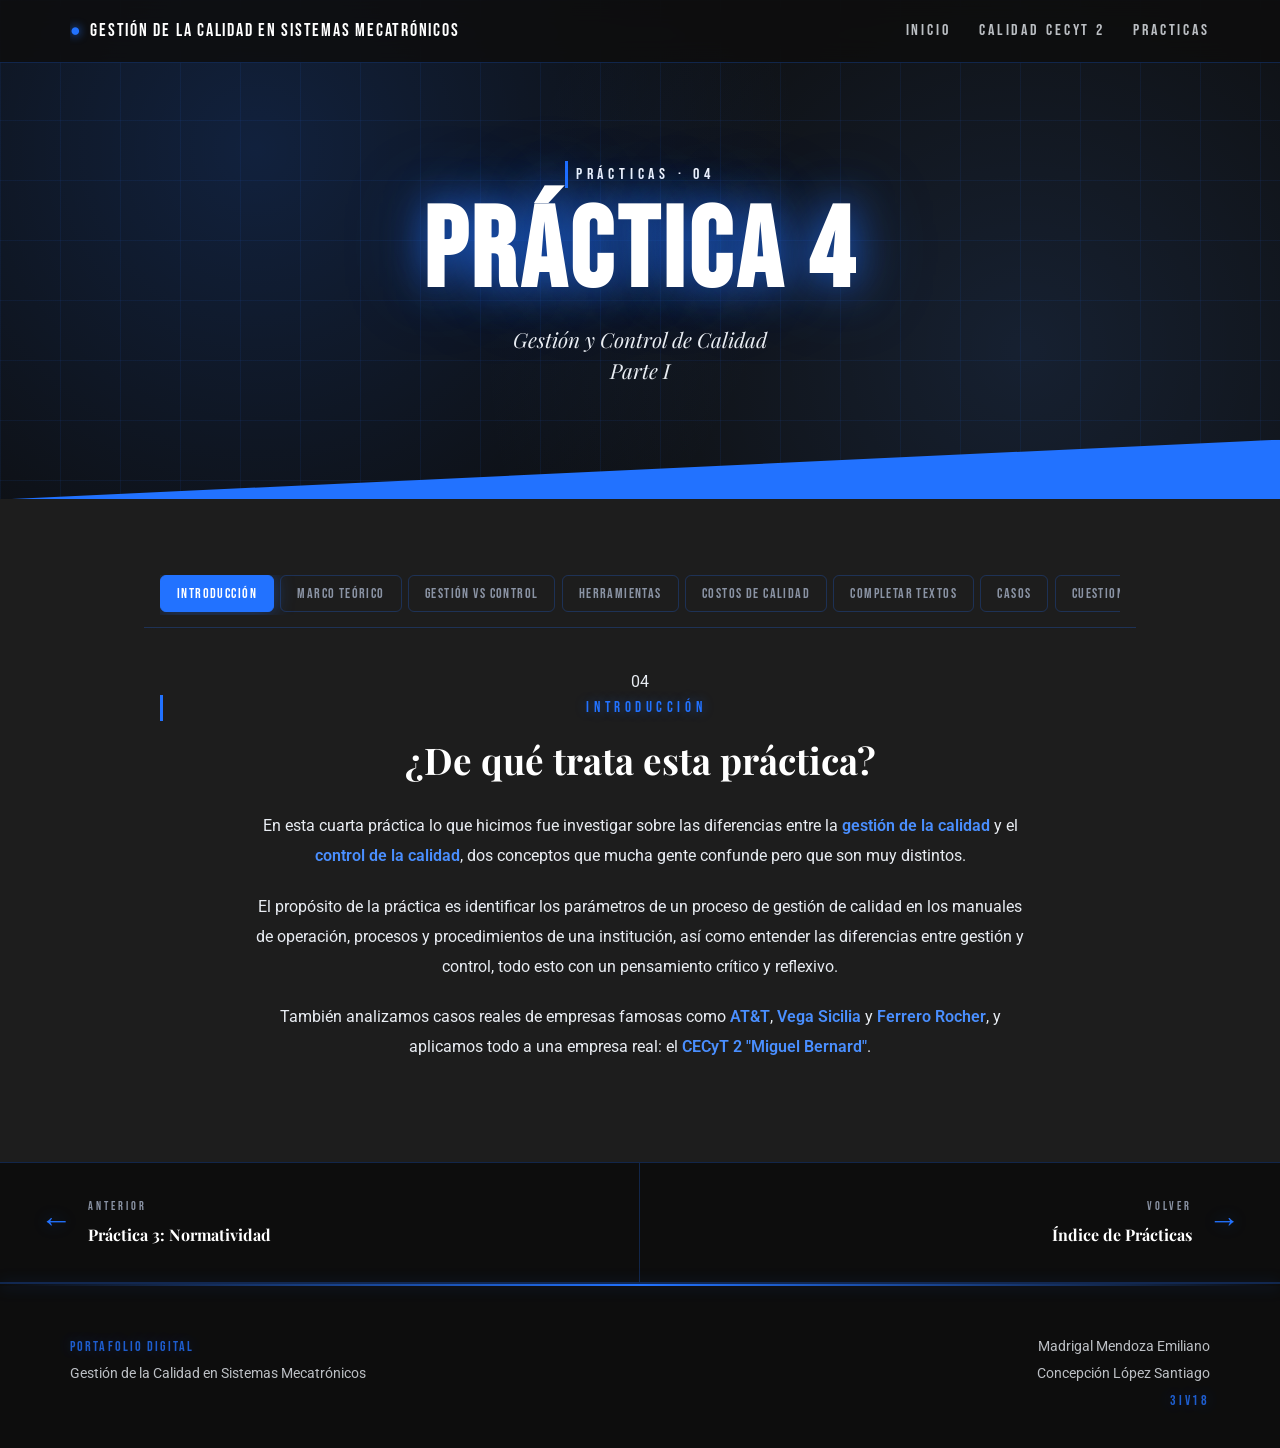
<file: practica-4.html>
<!DOCTYPE html>
<html lang="es">
<head>
  <meta charset="UTF-8">
  <meta name="viewport" content="width=device-width, initial-scale=1.0">
  <title>Práctica 4 | Gestión y Control de Calidad</title>
  <meta name="description" content="Práctica 4: Gestión y Control de Calidad - CECyT No. 2">
  <link rel="stylesheet" href="css/styles.css">
  <link rel="preconnect" href="https://fonts.googleapis.com">
  <link rel="preconnect" href="https://fonts.gstatic.com" crossorigin>
  <link href="https://fonts.googleapis.com/css2?family=Bebas+Neue&family=Playfair+Display:wght@400;600;700;900&family=Roboto:wght@300;400;500;700&family=Caveat:wght@500;700&display=swap" rel="stylesheet">
</head>
<body>

<div class="scroll-progress" id="scrollProgress"></div>

<nav class="top-nav">
  <div class="container">
    <a href="index.html" class="brand">Gestión de la Calidad en Sistemas Mecatrónicos</a>
    <div class="links">
      <a href="index.html">Inicio</a>
      <a href="cecyt2.html">CALIDAD CECYT 2</a> <!-- NUEVO BOTÓN -->
      <a href="practicas.html">PRACTICAS</a>
    </div>
  </div>
</nav>

<header class="page-hero">
  <div class="container">
    <span class="page-eyebrow reveal">Prácticas · 04</span>
    <h1 class="page-title reveal reveal-delay-1">PRÁCTICA 4</h1>
    <p class="page-subtitle reveal reveal-delay-2">
      Gestión y Control de Calidad<br>
      <span class="subtitle-accent">Parte I</span>
    </p>
  </div>
  <div class="page-hero-shape"></div>
</header>

<main>
  <section class="section practice-content">
    <div class="container container-narrow">

      <div class="tabs-wrapper">
        <div class="tabs-scroll">
          <button class="tab-btn active" data-tab="intro">Introducción</button>
          <button class="tab-btn" data-tab="marco">Marco Teórico</button>
          <button class="tab-btn" data-tab="vs">Gestión vs Control</button>
          <button class="tab-btn" data-tab="herramientas">Herramientas</button>
          <button class="tab-btn" data-tab="costos">Costos de Calidad</button>
          <button class="tab-btn" data-tab="completar">Completar Textos</button>
          <button class="tab-btn" data-tab="casos">Casos</button>
          <button class="tab-btn" data-tab="cuestionario">Cuestionario</button>
          <button class="tab-btn" data-tab="iso21001">ISO 21001</button>
          <button class="tab-btn" data-tab="sopa">Sopa de Letras</button>
          <button class="tab-btn" data-tab="conclusion">Conclusión</button>
          <button class="tab-btn" data-tab="biblio">Bibliografía</button>
        </div>
      </div>

      <!-- INTRO -->
      <div class="tab-panel active" id="intro">
        <div class="giant-number reveal">04</div>
        <span class="content-label">Introducción</span>
        <h2 class="content-title">¿De qué trata esta práctica?</h2>
        <div class="content-body">
          <p>En esta cuarta práctica lo que hicimos fue investigar sobre las diferencias entre la <strong>gestión de la calidad</strong> y el <strong>control de la calidad</strong>, dos conceptos que mucha gente confunde pero que son muy distintos.</p>
          <p>El propósito de la práctica es identificar los parámetros de un proceso de gestión de calidad en los manuales de operación, procesos y procedimientos de una institución, así como entender las diferencias entre gestión y control, todo esto con un pensamiento crítico y reflexivo.</p>
          <p>También analizamos casos reales de empresas famosas como <strong>AT&amp;T</strong>, <strong>Vega Sicilia</strong> y <strong>Ferrero Rocher</strong>, y aplicamos todo a una empresa real: el <strong>CECyT 2 "Miguel Bernard"</strong>.</p>
        </div>
      </div>

     <!-- MARCO -->
<div class="tab-panel" id="marco">
  <div class="content-header">
    <span class="content-label">Marco Teórico</span>
    <h2 class="content-title">¿Qué es la Gestión de la Calidad?</h2>
    <p class="lead-question">¿Técnica, paradigma, estrategia, sistema o filosofía?</p>
  </div>

  <div class="content-body">

    <h3 class="sub-title-center">🎯 El enfoque técnico</h3>
    <p>El enfoque técnico de la calidad, bien plasmado en el <strong>control estadístico de procesos</strong>, parte de un concepto de la Gestión de la Calidad como una <strong>colección de métodos</strong> utilizables puntual y aisladamente para el control de la calidad de productos y procesos. Aunque superada, esta aproximación ha sido útil para crear una caja de herramientas que los enfoques posteriores no han cesado en enriquecer.</p>

    <h3 class="sub-title-center">🔧 Aseguramiento y enfoque japonés</h3>
    <p>Las últimas aproximaciones encuadradas en el enfoque técnico —el <strong>aseguramiento de la calidad</strong> y el <strong>enfoque japonés</strong>— son las primeras en advertir la insuficiencia de este concepto, limitado a proyectos y programas con fines puntuales y discontinuos. Esto sienta los pilares del <strong>enfoque sistémico</strong> de la Gestión de la Calidad, que la asimila a un nuevo paradigma de la dirección de organizaciones.</p>

    <h3 class="sub-title-center">🌐 Enfoque sistémico y cultura</h3>
    <p>Los desarrollos de las visiones <strong>cultural y humana</strong> de la Gestión de la Calidad han robustecido esta comprensión de la función. Es la doble dimensión de la GCT como <strong>estrategia</strong> y como <strong>proceso</strong> la que permite deslindar su vocación de cambio organizativo y cultural, dándole continuidad, y su plasmación concreta en cada momento en proyectos y programas puntuales.</p>

    <div class="quote-block reveal">
      <span class="quote-mark">"</span>
      <p>La Gestión de la Calidad es tanto una <strong>estrategia</strong> como un <strong>proceso</strong>. No puede confundirse con un programa de calidad, que necesariamente ha de tener un principio y un fin.</p>
    </div>

    <h3 class="sub-title-center">⚖️ Una filosofía de dirección</h3>
    <p>Para que la Gestión de la Calidad pudiese asimilarse a un <strong>paradigma de la dirección</strong>, debería aportar una metodología perfectamente estructurada y una teoría prescriptiva sobre cómo dirigir con éxito cualquier organización. Sin embargo, múltiples aspectos importantes de la práctica directiva escapan a ella: la selección de la estrategia competitiva, la recomendación sobre cómo implantar la estructura organizativa más adecuada o un sistema para planificar integradamente las finanzas con las operaciones.</p>

    <h3 class="sub-title-center">🤝 Estrategia + Proceso</h3>
    <p>La tesis que contempla la Gestión de la Calidad como una <strong>opción estratégica</strong> que puede influir decisivamente en la posición competitiva de una organización ha sido postulada ampliamente, especialmente por los autores encuadrados en el enfoque de <strong>Gestión de la Calidad Total</strong>.</p>

    <p>El desarrollo de la Gestión de la Calidad Total puede beneficiarse de la organización de proyectos que vinculen:</p>

    <div class="chips-row">
  <button class="chip chip-blue" data-modal="deep-chip-liderazgo">🎯 Liderazgo</button>
  <button class="chip chip-pink" data-modal="deep-chip-participacion">👥 Participación</button>
  <button class="chip chip-purple" data-modal="deep-chip-compromiso">💪 Compromiso</button>
  <button class="chip chip-orange" data-modal="deep-chip-autorr">🔑 Autorresponsabilización</button>
  <button class="chip chip-teal" data-modal="deep-chip-cooperacion">🤝 Cooperación</button>
  <button class="chip chip-yellow" data-modal="deep-chip-aprendizaje">📚 Aprendizaje</button>
</div>

    <h3 class="sub-title-center">🕰️ La segunda generación de la calidad</h3>
    <p>La satisfacción empresarial con este enfoque empezó pronto a resquebrajarse ante la creciente complejidad de los sistemas productivos intercambiables y de las tecnologías de producción en masa. El crecimiento continuo de la escala de producción y la complejidad tecnológica de ciertas industrias hicieron la <strong>inspección masiva</strong> cada vez más complicada.</p>

    <p>Los nuevos problemas de producción que el cambio de sistema fabril conllevó incluían cuestiones de control de la calidad del producto terminado de gran complejidad, imposibles de enfrentar con los conocimientos, procedimientos y herramientas deterministas disponibles. En conclusión:</p>

    <div class="highlight-center">
      <span class="highlight-center-num">2ª</span>
      <p>La segunda generación en la historia de la calidad se caracterizó por tener como centro de preocupación el <strong>control de la calidad en el proceso</strong>.</p>
    </div>

    <!-- NUEVO: Los 14 puntos de Deming -->
    <h3 class="sub-title-center">📋 Los 14 puntos de W. Edwards Deming</h3>
    <p>Deming propuso catorce puntos para la transformación de la industria, que constituyen la base de la <strong>Calidad Total (TQM)</strong>[reference:4]:</p>

    <div class="deming-grid">
      <div class="deming-card">
        <span class="deming-num">1</span>
        <h5>Constancia en el propósito</h5>
        <p>Mejorar constantemente productos y servicios para ser competitivos.</p>
      </div>
      <div class="deming-card">
        <span class="deming-num">2</span>
        <h5>Adoptar la nueva filosofía</h5>
        <p>No aceptar niveles aceptables de defectos, demoras o errores.</p>
      </div>
      <div class="deming-card">
        <span class="deming-num">3</span>
        <h5>No depender de la inspección masiva</h5>
        <p>La inspección no mejora ni garantiza la calidad.</p>
      </div>
      <div class="deming-card">
        <span class="deming-num">4</span>
        <h5>No comprar solo por precio</h5>
        <p>Buscar proveedores con calidad comprobada.</p>
      </div>
      <div class="deming-card">
        <span class="deming-num">5</span>
        <h5>Mejorar constantemente el sistema</h5>
        <p>Planificación, producción y servicio.</p>
      </div>
      <div class="deming-card">
        <span class="deming-num">6</span>
        <h5>Instituir la capacitación</h5>
        <p>El personal necesita formación continua.</p>
      </div>
      <div class="deming-card">
        <span class="deming-num">7</span>
        <h5>Adoptar e instituir el liderazgo</h5>
        <p>El liderazgo debe ayudar al personal a hacer mejor su trabajo.</p>
      </div>
      <div class="deming-card">
        <span class="deming-num">8</span>
        <h5>Eliminar el miedo</h5>
        <p>El miedo impide la mejora y la productividad.</p>
      </div>
      <div class="deming-card">
        <span class="deming-num">9</span>
        <h5>Romper las barreras entre áreas</h5>
        <p>Todos deben trabajar como un solo equipo.</p>
      </div>
      <div class="deming-card">
        <span class="deming-num">10</span>
        <h5>Eliminar lemas y metas numéricas</h5>
        <p>Los lemas no mejoran los procesos.</p>
      </div>
      <div class="deming-card">
        <span class="deming-num">11</span>
        <h5>Eliminar cuotas numéricas</h5>
        <p>Sustituir por liderazgo y mejora continua.</p>
      </div>
      <div class="deming-card">
        <span class="deming-num">12</span>
        <h5>Eliminar barreras al orgullo por el trabajo</h5>
        <p>El trabajador debe sentirse orgulloso de lo que hace.</p>
      </div>
      <div class="deming-card">
        <span class="deming-num">13</span>
        <h5>Instituir educación y capacitación</h5>
        <p>Programa vigoroso de auto-mejora para todos.</p>
      </div>
      <div class="deming-card">
        <span class="deming-num">14</span>
        <h5>Actuar para lograr la transformación</h5>
        <p>La alta dirección debe comprometerse con el cambio.</p>
      </div>
    </div>

  </div>
</div>

      <!-- VS -->
      <div class="tab-panel" id="vs">
        <span class="content-label">Comparación</span>
        <h2 class="content-title">Gestión <span class="vs-text">VS</span> Control</h2>
        <div class="vs-layout">
          <article class="vs-card vs-gestion">
            <span class="vs-badge">Gestión</span>
            <h3>Gestión de la Calidad</h3>
            <ul>
  <li><button class="deep-link-block" data-modal="deep-vs-alcance-g">Alcance: Toda la organización</button></li>
  <li><button class="deep-link-block" data-modal="deep-vs-enfoque-g">Enfoque: Estratégico y preventivo</button></li>
  <li><button class="deep-link-block" data-modal="deep-vs-resp-g">Responsable: Todos los miembros</button></li>
  <li><button class="deep-link-block" data-modal="deep-vs-horizonte-g">Horizonte: Largo plazo</button></li>
  <li><button class="deep-link-block" data-modal="deep-vs-objetivo-g">Objetivo: Satisfacer al cliente</button></li>
</ul>
          </article>
          <div class="vs-circle">VS</div>
          <article class="vs-card vs-control">
            <span class="vs-badge">Control</span>
            <h3>Control de la Calidad</h3>
            <ul>
  <li><button class="deep-link-block" data-modal="deep-vs-alcance-c">Alcance: Producto o proceso</button></li>
  <li><button class="deep-link-block" data-modal="deep-vs-enfoque-c">Enfoque: Operativo y correctivo</button></li>
  <li><button class="deep-link-block" data-modal="deep-vs-resp-c">Responsable: Área de calidad</button></li>
  <li><button class="deep-link-block" data-modal="deep-vs-horizonte-c">Horizonte: Corto plazo</button></li>
  <li><button class="deep-link-block" data-modal="deep-vs-objetivo-c">Objetivo: Cumplir especificaciones</button></li>
</ul>
          </article>
        </div>
        <div class="callout callout-blue reveal" style="margin-top: 2.5rem;">
          <span class="callout-icon">🎯</span>
          <div>
            <strong>Lo que comparten</strong>
            <p>Ambas buscan la <strong>calidad</strong> y la <strong>satisfacción del cliente</strong>. La gestión planifica el rumbo y el control verifica que se cumpla.</p>
          </div>
        </div>
      </div>

      <!-- HERRAMIENTAS -->
      <div class="tab-panel" id="herramientas">
        <span class="content-label">Herramientas de Calidad</span>
        <h2 class="content-title">Las herramientas esenciales</h2>
        <p class="content-lead">Haz clic en cada tarjeta para ver más detalles.</p>

        <div class="herramientas-grid">
          <button class="herramienta-card" data-modal="herramienta-ishikawa">
            <span class="herramienta-icon">🐟</span>
            <h4>Diagrama de Ishikawa</h4>
            <p>También llamado "espina de pescado". Identifica causas raíz de un problema.</p>
            <span class="click-hint">+</span>
          </button>
          <button class="herramienta-card" data-modal="herramienta-pareto">
            <span class="herramienta-icon">📊</span>
            <h4>Diagrama de Pareto</h4>
            <p>El 80% de los problemas proviene del 20% de las causas.</p>
            <span class="click-hint">+</span>
          </button>
          <button class="herramienta-card" data-modal="herramienta-5s">
            <span class="herramienta-icon">🧹</span>
            <h4>Metodología 5S</h4>
            <p>Clasificar, ordenar, limpiar, estandarizar y sostener.</p>
            <span class="click-hint">+</span>
          </button>
          <button class="herramienta-card" data-modal="herramienta-phva">
            <span class="herramienta-icon">🔄</span>
            <h4>Ciclo PHVA</h4>
            <p>Planear, Hacer, Verificar, Actuar. Ciclo de mejora continua.</p>
            <span class="click-hint">+</span>
          </button>
        </div>

        <!-- Diagrama de Ishikawa visual -->
        <div class="ishikawa-visual reveal">
          <h3 class="sub-title-center">Diagrama de Ishikawa (Espina de Pescado)</h3>
          <div class="ishikawa-diagram">
            <div class="ishikawa-espina"></div>
            <div class="ishikawa-problema">Problema</div>
            <div class="ishikawa-causa causa-1">Mano de obra</div>
            <div class="ishikawa-causa causa-2">Métodos</div>
            <div class="ishikawa-causa causa-3">Materiales</div>
            <div class="ishikawa-causa causa-4">Maquinaria</div>
            <div class="ishikawa-causa causa-5">Medición</div>
            <div class="ishikawa-causa causa-6">Medio ambiente</div>
          </div>
        </div>
      </div>

      <!-- COSTOS DE CALIDAD -->
      <div class="tab-panel" id="costos">
        <span class="content-label">Costos de Calidad</span>
        <h2 class="content-title">Los 4 tipos de costos</h2>
        <p class="content-lead">Haz clic en cada tarjeta para ver más detalles.</p>

        <div class="costos-grid">
          <button class="costo-card costo-prevencion" data-modal="costo-prevencion">
            <span class="costo-icon">🛡️</span>
            <h4>Prevención</h4>
            <p>Evitar que los errores ocurran.</p>
            <span class="click-hint">+</span>
          </button>
          <button class="costo-card costo-evaluacion" data-modal="costo-evaluacion">
            <span class="costo-icon">📏</span>
            <h4>Evaluación</h4>
            <p>Medir y verificar la calidad.</p>
            <span class="click-hint">+</span>
          </button>
          <button class="costo-card costo-fallo-interno" data-modal="costo-fallo-interno">
            <span class="costo-icon">⚠️</span>
            <h4>Fallo Interno</h4>
            <p>Defectos antes de llegar al cliente.</p>
            <span class="click-hint">+</span>
          </button>
          <button class="costo-card costo-fallo-externo" data-modal="costo-fallo-externo">
            <span class="costo-icon">🚨</span>
            <h4>Fallo Externo</h4>
            <p>Defectos que llegan al cliente.</p>
            <span class="click-hint">+</span>
          </button>
        </div>

        <div class="callout callout-purple reveal" style="margin-top: 2rem;">
          <span class="callout-icon">💰</span>
          <div>
            <strong>La fórmula de los costos de calidad</strong>
            <p>Costo Total de Calidad = Prevención + Evaluación + Fallos Internos + Fallos Externos[reference:5].</p>
          </div>
        </div>
      </div>

      <!-- COMPLETAR -->
      <div class="tab-panel" id="completar">
        <span class="content-label">Actividades</span>
        <h2 class="content-title">Completar Textos</h2>
        <p class="content-lead">Haz clic en cada tarjeta para <strong>revelar las respuestas</strong>.</p>
        <div class="fill-grid">
          <button class="fill-card" data-fill="filosofia">
            <span class="fill-num">01</span>
            <h4>La filosofía de la Calidad Total</h4>
            <p class="fill-preview">Proporciona una concepción global que fomenta la mejora continua en la organización...</p>
            <span class="click-hint">+</span>
          </button>
          <button class="fill-card" data-fill="gestion">
            <span class="fill-num">02</span>
            <h4>El enfoque al cliente</h4>
            <p class="fill-preview">Implica estudiar y analizar las necesidades y expectativas de los clientes...</p>
            <span class="click-hint">+</span>
          </button>
        </div>
      </div>

      <!-- CASOS -->
      <div class="tab-panel" id="casos">
        <span class="content-label">Casos de Estudio</span>
        <h2 class="content-title">Empresas reales, decisiones reales</h2>
        <div class="cases-grid">
          <button class="case-card case-att" data-modal="case-att">
            <span class="case-year">1980s</span>
            <h3>AT&amp;T</h3>
            <p class="case-tagline">El cambio organizativo más grande de su época</p>
            <span class="click-hint">+</span>
          </button>
          <button class="case-card case-vega" data-modal="case-vega">
            <span class="case-year">1993</span>
            <h3>Vega Sicilia</h3>
            <p class="case-tagline">Perder 700 millones antes que perder la calidad</p>
            <span class="click-hint">+</span>
          </button>
          <button class="case-card case-ferrero" data-modal="case-ferrero">
            <span class="case-year">Anual</span>
            <h3>Ferrero Rocher</h3>
            <p class="case-tagline">La calidad también es cómo llega al cliente</p>
            <span class="click-hint">+</span>
          </button>
        </div>
      </div>

      <!-- CUESTIONARIO -->
      <div class="tab-panel" id="cuestionario">
        <span class="content-label">Cuestionario II</span>
        <h2 class="content-title">Las 6 preguntas</h2>
        <p class="content-lead">Haz clic en cada tarjeta para ver la <strong>infografía con la respuesta</strong>.</p>
        <div class="cuestionario-grid">

          <button class="cuestionario-card cc-1" data-modal="c1">
            <span class="cuestionario-num">01</span>
            <h4>¿Elabora una infografía de la Gestión de calidad y control de calidad de una empresa?</h4>
            <span class="click-hint">+</span>
          </button>

          <button class="cuestionario-card cc-2" data-modal="c2">
            <span class="cuestionario-num">02</span>
            <h4>¿Elabora una infografía de la organización de tu empresa como fabricante de tu proyecto?</h4>
            <span class="click-hint">+</span>
          </button>

          <button class="cuestionario-card cc-3" data-modal="c3">
            <span class="cuestionario-num">03</span>
            <h4>Describe qué va a realizar cada área de la empresa entendiendo qué es la empresa.</h4>
            <span class="click-hint">+</span>
          </button>

          <button class="cuestionario-card cc-4" data-modal="c4">
            <span class="cuestionario-num">04</span>
            <h4>Describe qué va a hacer tu producto y si hay competencia con respecto a este.</h4>
            <span class="click-hint">+</span>
          </button>

          <button class="cuestionario-card cc-5" data-modal="c5">
            <span class="cuestionario-num">05</span>
            <h4>¿Describe con un marco conceptual y una infografía el control de calidad que emplearás en tu proceso de fabricación?</h4>
            <span class="click-hint">+</span>
          </button>

          <button class="cuestionario-card cc-6" data-modal="c6">
            <span class="cuestionario-num">06</span>
            <h4>Describe mediante un diagrama de proceso cómo mejorarías tu proyecto.</h4>
            <span class="click-hint">+</span>
          </button>

        </div>
      </div>

      <!-- ISO 21001 -->
      <div class="tab-panel" id="iso21001">
        <span class="content-label">ISO 21001</span>
        <h2 class="content-title">Norma para Organizaciones Educativas</h2>

        <div class="content-body">
          <p>La <strong>ISO 21001:2018</strong> es la Norma Internacional para los sistemas de gestión de organizaciones educativas (SGOE). Se centra en los sistemas de gestión y los procesos educativos, no en los productos[reference:6].</p>

          <p>Esta norma es aplicable a cualquier organización educativa que utilice un currículo para apoyar el desarrollo de competencias a través de la enseñanza, el aprendizaje o la investigación[reference:7].</p>

          <div class="callout callout-blue reveal">
            <span class="callout-icon">📚</span>
            <div>
              <strong>¿Por qué es importante para el CECyT 2?</strong>
              <p>El CECyT 2, como institución educativa del IPN, aplica los principios de esta norma para garantizar la calidad de sus servicios educativos y la satisfacción de sus estudiantes.</p>
            </div>
          </div>

          <h3 class="sub-title-center">Beneficios de la ISO 21001</h3>
          <div class="beneficios-grid">
            <div class="beneficio-card">
              <span class="beneficio-icon">🎯</span>
              <h5>Mejora la satisfacción</h5>
              <p>De estudiantes, beneficiarios y personal.</p>
            </div>
            <div class="beneficio-card">
              <span class="beneficio-icon">📊</span>
              <h5>Optimiza procesos</h5>
              <p>Mejora el desempeño organizacional.</p>
            </div>
            <div class="beneficio-card">
              <span class="beneficio-icon">🌍</span>
              <h5>Estándar internacional</h5>
              <p>Reconocimiento global de calidad educativa.</p>
            </div>
            <div class="beneficio-card">
              <span class="beneficio-icon">📈</span>
              <h5>Mejora continua</h5>
              <p>Ciclo PHVA aplicado a la educación.</p>
            </div>
          </div>
        </div>
      </div>

      <!-- SOPA -->
      <div class="tab-panel" id="sopa">
        <span class="content-label">Sopa de Letras</span>
        <h2 class="content-title">Encuentra los principios ISO</h2>
        <p class="content-lead">Haz clic en cada palabra de la lista para <strong>resaltarla</strong> en el tablero.</p>
        <div class="sopa-layout">
          <div class="sopa-grid" id="sopaGrid"></div>
          <div class="sopa-words">
            <h4>Palabras a encontrar</h4>
            <button class="sopa-word" data-word="liderazgo">Liderazgo</button>
            <button class="sopa-word" data-word="mejora">Mejora</button>
            <button class="sopa-word" data-word="cliente">Enfoque al cliente</button>
            <button class="sopa-word" data-word="procesos">Enfoque basado en procesos</button>
            <button class="sopa-word" data-word="hechos">Enfoque basado en hechos</button>
            <button class="sopa-word" data-word="personal">Participación del personal</button>
            <button class="sopa-word" data-word="relaciones">Gestión de las relaciones</button>
          </div>
        </div>
      </div>

      <!-- CONCLUSIÓN -->
      <div class="tab-panel" id="conclusion">
        <span class="content-label">Conclusión</span>
        <h2 class="content-title">Lo que aprendimos</h2>
        <div class="conclusion-box">
          <p>Después de esta práctica podemos concluir que la <strong>gestión de la calidad</strong> y el <strong>control de la calidad</strong> no son lo mismo, aunque muchas veces se confundan. La gestión es el rumbo, la estrategia, lo que toda la organización debe tener claro desde la dirección hasta el último trabajador. El control, en cambio, es la parte operativa, la que verifica día a día que los productos y procesos cumplan con lo que se espera.</p>
          <p>Vimos con AT&amp;T que la Calidad Total no siempre es suficiente cuando el cambio es muy grande: hay que aprender a aprender. Con Vega Sicilia y Ferrero entendimos que hay empresas que prefieren perder dinero antes que perder la confianza del cliente.</p>
          <p>Al analizar el Sistema de Gestión de Calidad del CECyT 2 entendimos que una institución educativa también es una empresa que ofrece un servicio (la educación), y que aplica los mismos principios: misión, visión, objetivos medibles, políticas, indicadores y mejora continua.</p>
          <p>También aprendimos que herramientas como el <strong>Diagrama de Ishikawa</strong>, el <strong>Diagrama de Pareto</strong>, la <strong>metodología 5S</strong> y el <strong>ciclo PHVA</strong> son fundamentales para identificar problemas y mejorar procesos de manera sistemática.</p>
          <p>Finalmente, comprendimos que los <strong>costos de calidad</strong> (prevención, evaluación y fallos) nos ayudan a tomar decisiones informadas sobre dónde invertir para mejorar la calidad y reducir pérdidas.</p>
        </div>
      </div>

      <!-- BIBLIO -->
      <div class="tab-panel" id="biblio">
        <span class="content-label">Referencias</span>
        <h2 class="content-title">Bibliografía</h2>
        <ul class="bibliography">
          <li>Centro de Estudios Científicos y Tecnológicos No. 2 "Miguel Bernard". (2024). <em>Misión, Visión, Objetivos y Políticas de Calidad</em>. Instituto Politécnico Nacional.</li>
          <li>Centro de Estudios Científicos y Tecnológicos No. 2 "Miguel Bernard". (2024). <em>Protocolo de Plagio en el CECyT 2</em>. IPN.</li>
          <li>Centro de Estudios Científicos y Tecnológicos No. 2 "Miguel Bernard". (2024). <em>Protocolo de Atención a las Necesidades Especiales de Educación (NEE)</em>. IPN.</li>
          <li>International Organization for Standardization. (2015). <em>ISO 9000:2015 Fundamentos y vocabulario</em>. ISO.</li>
          <li>International Organization for Standardization. (2015). <em>ISO 9001:2015 Sistemas de gestión de la calidad — Requisitos</em>. ISO.</li>
          <li>International Organization for Standardization. (2018). <em>ISO 21001:2018 Sistemas de gestión para organizaciones educativas</em>. ISO.</li>
          <li>Juran, J. M. (1995). <em>Managerial Breakthrough</em>. McGraw-Hill.</li>
          <li>Deming, W. E. (1986). <em>Out of the Crisis</em>. MIT Press.</li>
          <li>Crosby, P. B. (1979). <em>Quality is Free</em>. McGraw-Hill.</li>
          <li>ASQ. (s. f.). <em>Cost of Quality (COQ)</em>. American Society for Quality.</li>
        </ul>
      </div>

    </div>
  </section>

  <section class="practice-nav">
    <a href="practica-3.html" class="practice-nav-btn back">
      <span class="nav-arrow">←</span>
      <span class="nav-text"><small>Anterior</small><strong>Práctica 3: Normatividad</strong></span>
    </a>
    <a href="practicas.html" class="practice-nav-btn next">
      <span class="nav-text"><small>Volver</small><strong>Índice de Prácticas</strong></span>
      <span class="nav-arrow">→</span>
    </a>
  </section>
</main>

<footer class="footer">
  <div class="container">
    <div class="footer-left">
      <p class="footer-brand">Portafolio Digital</p>
      <p>Gestión de la Calidad en Sistemas Mecatrónicos</p>
    </div>
    <div class="footer-right">
      <p>Madrigal Mendoza Emiliano</p>
      <p>Concepción López Santiago</p>
      <p class="footer-group">3IV18</p>
    </div>
  </div>
</footer>

<button class="back-top" id="backTop" aria-label="Volver arriba">↑</button>

<div class="modal-overlay" id="modalOverlay" aria-hidden="true">
  <div class="modal" role="dialog" aria-modal="true">
    <button class="modal-close" id="modalClose" aria-label="Cerrar">✕</button>
    <div class="modal-body" id="modalBody"></div>
  </div>
</div>

<!-- ========== MODALES: CASOS ========== -->
<div class="modal-source" id="case-att">
  <span class="modal-kicker">Caso · AT&amp;T</span>
  <h3 class="modal-title">El cambio organizativo de AT&amp;T</h3>
  <p class="modal-question">"Analice el criterio de AT&amp;T que considera la GCT como un enfoque insuficiente para el cambio organizativo hacia un competidor global, juzgando si lo considera correcto y si piensa que es generalizable a cualquier otra empresa y en qué circunstancias."</p>
  <p>A mediados de los años 80, AT&amp;T encaró un gran cambio: <strong>dejar de ser un monopolio regulado</strong> para competir globalmente.</p>
  <blockquote class="modal-quote">«Cuando algo así ocurre, un montón de normas cambia. Tuvimos que analizar nuestra compañía y decidir nuestra visión y aspiraciones. Determinamos que teníamos que reducir costes, incrementar la innovación y transformar nuestros mercados».</blockquote>
  <p class="modal-quote-author">— Michael K. Marlowe, Director del Organization Effectiveness Centre</p>

  <h4 class="modal-subtitle">Análisis</h4>
  <div class="analysis-grid">
    <div class="analysis-card">
      <span class="analysis-icon">🎯</span>
      <h5>¿GCT insuficiente?</h5>
      <p>Sí. Cuando el cambio es estructural, la Calidad Total ayuda pero no basta.</p>
    </div>
    <div class="analysis-card">
      <span class="analysis-icon">🌐</span>
      <h5>¿Generalizable?</h5>
      <p>Sí, cuando la empresa enfrenta cambios drásticos de mercado o modelo.</p>
    </div>
    <div class="analysis-card">
      <span class="analysis-icon">🧠</span>
      <h5>¿Qué faltaba?</h5>
      <p>Aprendizaje organizativo: las organizaciones que aprenden aceleran el cambio.</p>
    </div>
  </div>
</div>

<div class="modal-source" id="case-vega">
  <span class="modal-kicker">Caso · Vega Sicilia 1993</span>
  <h3 class="modal-title">Perder 700 millones antes que perder la calidad</h3>
  <p class="modal-question">"Analice la significación de las políticas de Vega Sicilia y Ferrero Rocher desde la perspectiva de los costes para la empresa y desde la óptica del cliente."</p>
  <p>La bodega decidió <strong>no embotellar la cosecha de 1993</strong> por el bajo grado alcohólico de la uva.</p>

  <div class="stat-highlight">
    <span class="stat-highlight-num">700M</span>
    <span class="stat-highlight-label">pesetas en pérdidas</span>
  </div>

  <h4 class="modal-subtitle">Doble perspectiva</h4>
  <div class="two-perspectives">
    <div class="perspective">
      <span class="perspective-tag">💰 Costo</span>
      <p>Pérdida directa de ingresos a corto plazo.</p>
    </div>
    <div class="perspective">
      <span class="perspective-tag">⭐ Beneficio</span>
      <p>Mantener la reputación de calidad a largo plazo.</p>
    </div>
  </div>

  <p><strong>Filosofía clave:</strong> la reputación es un activo que no se puede recuperar rápido.</p>
</div>

<div class="modal-source" id="case-ferrero">
  <span class="modal-kicker">Caso · Ferrero Rocher y Mon Chéri</span>
  <h3 class="modal-title">La calidad también es cómo llega al cliente</h3>
  <p class="modal-question">"¿Cree que estas políticas de enfatización de una calidad uniforme y de prevención de fallos de calidad son extrapolables a cualquier empresa?"</p>
  <p>Estas marcas <strong>suspenden la venta</strong> en verano para evitar que el calor deteriore el sabor.</p>

  <h4 class="modal-subtitle">Compromiso en 3 niveles</h4>
  <div class="three-levels">
    <div class="level-item">
      <span class="level-num">01</span>
      <span class="level-text">Con la calidad de los ingredientes</span>
    </div>
    <div class="level-item">
      <span class="level-num">02</span>
      <span class="level-text">Con los procesos de fabricación</span>
    </div>
    <div class="level-item">
      <span class="level-num">03</span>
      <span class="level-text">Con la experiencia final del consumidor</span>
    </div>
  </div>

  <p><strong>¿Extrapolable?</strong> Sí, para empresas con productos perecederos o sensibles al ambiente.</p>
</div>

<!-- ========== MODALES: HERRAMIENTAS ========== -->
<div class="modal-source" id="herramienta-ishikawa">
  <span class="modal-kicker">Herramienta · Ishikawa</span>
  <h3 class="modal-title">Diagrama de Ishikawa</h3>
  <p>También conocido como <strong>"espina de pescado"</strong> o diagrama causa-efecto. Es una herramienta que permite identificar las causas potenciales de un problema, clasificándolas en categorías[reference:8].</p>

  <h4 class="modal-subtitle">Las 6 categorías (6M)</h4>
  <ul class="modal-list">
    <li><strong>Mano de obra:</strong> personas involucradas en el proceso.</li>
    <li><strong>Métodos:</strong> procedimientos y formas de trabajo.</li>
    <li><strong>Materiales:</strong> insumos y materias primas.</li>
    <li><strong>Maquinaria:</strong> equipos y herramientas.</li>
    <li><strong>Medición:</strong> sistemas de medición y control.</li>
    <li><strong>Medio ambiente:</strong> condiciones del entorno.</li>
  </ul>

  <p><strong>¿Cómo se usa?</strong> Se coloca el problema en la "cabeza" del pescado y se van agregando las causas potenciales en cada "espina", hasta identificar la causa raíz.</p>
</div>

<div class="modal-source" id="herramienta-pareto">
  <span class="modal-kicker">Herramienta · Pareto</span>
  <h3 class="modal-title">Diagrama de Pareto</h3>
  <p>Basado en el <strong>principio de Pareto</strong> (regla 80/20): el 80% de los problemas proviene del 20% de las causas[reference:9].</p>

  <h4 class="modal-subtitle">¿Cómo se usa?</h4>
  <ul class="modal-list">
    <li>Se identifican los problemas o defectos más frecuentes.</li>
    <li>Se ordenan de mayor a menor frecuencia.</li>
    <li>Se calcula el porcentaje acumulado.</li>
    <li>Se priorizan las causas que representan el 80% del problema.</li>
  </ul>

  <p><strong>Ejemplo:</strong> Si en una fábrica el 80% de los defectos proviene de solo 2 de 10 causas posibles, se atacan esas 2 primero.</p>
</div>

<div class="modal-source" id="herramienta-5s">
  <span class="modal-kicker">Herramienta · 5S</span>
  <h3 class="modal-title">Metodología 5S</h3>
  <p>Metodología japonesa que busca mejorar el orden y la limpieza en el lugar de trabajo[reference:10].</p>

  <h4 class="modal-subtitle">Las 5S</h4>
  <ul class="modal-list">
    <li><strong>Seiri (Clasificar):</strong> Separar lo necesario de lo innecesario.</li>
    <li><strong>Seiton (Ordenar):</strong> Un lugar para cada cosa y cada cosa en su lugar.</li>
    <li><strong>Seiso (Limpiar):</strong> Mantener limpio el espacio de trabajo.</li>
    <li><strong>Seiketsu (Estandarizar):</strong> Crear normas y procedimientos.</li>
    <li><strong>Shitsuke (Sostener):</strong> Mantener la disciplina y el compromiso.</li>
  </ul>

  <p><strong>Beneficios:</strong> mayor productividad, menos accidentes, mejor clima laboral y calidad consistente[reference:11].</p>
</div>

<div class="modal-source" id="herramienta-phva">
  <span class="modal-kicker">Herramienta · PHVA</span>
  <h3 class="modal-title">Ciclo PHVA (Ciclo de Deming)</h3>
  <p>El ciclo <strong>Planear-Hacer-Verificar-Actuar</strong> es la base de la mejora continua[reference:12].</p>

  <div class="proceso-flow">
    <div class="proceso-paso"><span>P</span>Planear: Definir objetivos y procesos</div>
    <div class="proceso-arrow">↓</div>
    <div class="proceso-paso"><span>H</span>Hacer: Implementar lo planeado</div>
    <div class="proceso-arrow">↓</div>
    <div class="proceso-paso"><span>V</span>Verificar: Medir y comparar resultados</div>
    <div class="proceso-arrow">↓</div>
    <div class="proceso-paso"><span>A</span>Actuar: Corregir y estandarizar</div>
  </div>

  <p>El ciclo se repite indefinidamente, cada vez con niveles más altos de calidad[reference:13].</p>
</div>

<!-- ========== MODALES: COSTOS ========== -->
<div class="modal-source" id="costo-prevencion">
  <span class="modal-kicker">Costo · Prevención</span>
  <h3 class="modal-title">Costos de Prevención</h3>
  <p>Son los costos asociados con el diseño, implementación y mantenimiento del sistema de gestión de calidad[reference:14].</p>

  <h4 class="modal-subtitle">Ejemplos</h4>
  <ul class="modal-list">
    <li>Capacitación del personal en calidad.</li>
    <li>Planificación de la calidad.</li>
    <li>Diseño de procesos robustos.</li>
    <li>Selección y evaluación de proveedores.</li>
    <li>Mantenimiento preventivo de equipos.</li>
  </ul>

  <p><strong>Filosofía:</strong> "Prevenir es mejor que curar". Invertir en prevención reduce los costos de fallos.</p>
</div>

<div class="modal-source" id="costo-evaluacion">
  <span class="modal-kicker">Costo · Evaluación</span>
  <h3 class="modal-title">Costos de Evaluación</h3>
  <p>Son los costos asociados a las actividades de <strong>medición, inspección y verificación</strong> de la calidad[reference:15].</p>

  <h4 class="modal-subtitle">Ejemplos</h4>
  <ul class="modal-list">
    <li>Inspección de materias primas.</li>
    <li>Inspección durante el proceso.</li>
    <li>Inspección final del producto.</li>
    <li>Auditorías de calidad.</li>
    <li>Pruebas de laboratorio.</li>
  </ul>

  <p><strong>Objetivo:</strong> Detectar defectos antes de que lleguen al cliente.</p>
</div>

<div class="modal-source" id="costo-fallo-interno">
  <span class="modal-kicker">Costo · Fallo Interno</span>
  <h3 class="modal-title">Costos de Fallo Interno</h3>
  <p>Son los costos generados por <strong>defectos detectados antes de que el producto salga de la empresa</strong>[reference:16].</p>

  <h4 class="modal-subtitle">Ejemplos</h4>
  <ul class="modal-list">
    <li>Reprocesos y retrabajos.</li>
    <li>Desperdicio de materiales.</li>
    <li>Paros de producción no planificados.</li>
    <li>Reinspección de productos defectuosos.</li>
  </ul>

  <p><strong>Impacto:</strong> Aumentan los costos y reducen la productividad.</p>
</div>

<div class="modal-source" id="costo-fallo-externo">
  <span class="modal-kicker">Costo · Fallo Externo</span>
  <h3 class="modal-title">Costos de Fallo Externo</h3>
  <p>Son los costos generados por <strong>defectos que llegan al cliente</strong>. Son los más costosos porque afectan la reputación[reference:17].</p>

  <h4 class="modal-subtitle">Ejemplos</h4>
  <ul class="modal-list">
    <li>Devoluciones y garantías.</li>
    <li>Quejas y reclamaciones de clientes.</li>
    <li>Pérdida de clientes y reputación.</li>
    <li>Demandas legales.</li>
    <li>Recall de productos.</li>
  </ul>

  <p><strong>Regla:</strong> 1 peso invertido en prevención ahorra 10 pesos en fallos externos.</p>
</div>

<!-- ========== MODALES: CUESTIONARIO II (con clickeables anidados) ========== -->

<div class="modal-source" id="c1">
  <span class="modal-kicker">Cuestionario II · 01</span>
  <p class="modal-question">"¿Elabora una infografía de la Gestión de calidad y control de calidad de una empresa?"</p>
  <h3 class="modal-title">Gestión y Control en el CECyT 2</h3>
  <p class="modal-sub">Haz clic en cualquier elemento para profundizar</p>

  <div class="vs-visual">
    <div class="vs-side vs-side-gestion">
      <div class="vs-side-header">
        <span class="vs-side-icon">🎯</span>
        <span class="vs-side-title">GESTIÓN</span>
      </div>
      <span class="vs-side-sub">Lo que la dirección planea</span>
      <ul class="vs-side-list">
        <li><button class="deep-link" data-modal="deep-mision-vision">Misión y Visión</button></li>
        <li><button class="deep-link" data-modal="deep-objetivos">4 Objetivos de Calidad</button></li>
        <li><button class="deep-link" data-modal="deep-politicas">8 Políticas de Calidad</button></li>
        <li><button class="deep-link" data-modal="deep-compromiso">Compromiso directivo</button></li>
      </ul>
    </div>

    <div class="vs-center-arrow">
      <div class="vs-arrow-icon">⇄</div>
      <span class="vs-arrow-text">se complementan</span>
    </div>

    <div class="vs-side vs-side-control">
      <div class="vs-side-header">
        <span class="vs-side-icon">🔍</span>
        <span class="vs-side-title">CONTROL</span>
      </div>
      <span class="vs-side-sub">Lo que se verifica</span>
      <ul class="vs-side-list">
        <li><button class="deep-link" data-modal="deep-auditorias">Auditorías internas</button></li>
        <li><button class="deep-link" data-modal="deep-encuestas">Encuestas de satisfacción</button></li>
        <li><button class="deep-link" data-modal="deep-aprobacion">Índice de aprobación</button></li>
        <li><button class="deep-link" data-modal="deep-eficiencia">Eficiencia terminal</button></li>
      </ul>
    </div>
  </div>

  <div class="modal-callout">
    <strong>Diferencia clave:</strong> la gestión es el <em>rumbo</em>; el control es la <em>medición</em> que verifica que ese rumbo se cumple.
  </div>
</div>

<div class="modal-source" id="c2">
  <span class="modal-kicker">Cuestionario II · 02</span>
  <p class="modal-question">"¿Elabora una infografía de la organización de tu empresa como fabricante de tu proyecto?"</p>
  <h3 class="modal-title">Organigrama del CECyT 2</h3>
  <p class="modal-sub">Haz clic en cualquier área para ver sus funciones</p>

  <div class="org-tree">
    <div class="org-level">
      <button class="org-node org-node-top" data-modal="deep-dir-general">
        <span class="org-node-icon">🏛️</span>
        <span class="org-node-title">Dirección General</span>
      </button>
    </div>

    <div class="org-connector"></div>

    <div class="org-level">
      <button class="org-node org-node-mid" data-modal="deep-sub-academica">
        <span class="org-node-icon">📚</span>
        <span class="org-node-title">Subdirección Académica</span>
      </button>
      <button class="org-node org-node-mid" data-modal="deep-sub-admin">
        <span class="org-node-icon">💼</span>
        <span class="org-node-title">Subdirección Administrativa</span>
      </button>
    </div>

    <div class="org-connector"></div>

    <div class="org-level">
      <button class="org-node org-node-leaf" data-modal="deep-docentes">Docentes / Tutorías</button>
      <button class="org-node org-node-leaf" data-modal="deep-rh">Recursos Humanos</button>
      <button class="org-node org-node-leaf" data-modal="deep-escolares">Servicios Escolares</button>
      <button class="org-node org-node-leaf" data-modal="deep-financieros">Recursos Financieros</button>
      <button class="org-node org-node-leaf" data-modal="deep-orientacion">Orientación Educativa</button>
      <button class="org-node org-node-leaf" data-modal="deep-medicos">Servicios Médicos</button>
      <button class="org-node org-node-leaf" data-modal="deep-biblioteca">Biblioteca</button>
      <button class="org-node org-node-leaf" data-modal="deep-honor">Comité de Honor</button>
    </div>
  </div>
</div>

<div class="modal-source" id="c3">
  <span class="modal-kicker">Cuestionario II · 03</span>
  <p class="modal-question">"Describe qué va a realizar cada área de la empresa entendiendo qué es la empresa."</p>
  <h3 class="modal-title">Funciones por área</h3>
  <p class="modal-sub">Haz clic en cada área para ver indicadores y responsabilidades</p>

  <div class="areas-visual">
    <button class="area-visual-card" data-modal="deep-sub-academica">
      <div class="area-visual-icon" style="--c:#2272ff">📚</div>
      <h5>Subdirección Académica</h5>
      <p>Diseña planes de estudio, coordina docentes, gestiona tutorías.</p>
      <span class="click-hint">+</span>
    </button>
    <button class="area-visual-card" data-modal="deep-sub-admin">
      <div class="area-visual-icon" style="--c:#e91e63">💼</div>
      <h5>Subdirección Administrativa</h5>
      <p>Gestiona recursos humanos, financieros y materiales.</p>
      <span class="click-hint">+</span>
    </button>
    <button class="area-visual-card" data-modal="deep-escolares">
      <div class="area-visual-icon" style="--c:#16a085">📋</div>
      <h5>Servicios Escolares</h5>
      <p>Inscripciones, constancias, certificados y control escolar.</p>
      <span class="click-hint">+</span>
    </button>
    <button class="area-visual-card" data-modal="deep-orientacion">
      <div class="area-visual-icon" style="--c:#f39c12">🧠</div>
      <h5>Orientación Educativa</h5>
      <p>Apoyo psicológico y vocacional a estudiantes.</p>
      <span class="click-hint">+</span>
    </button>
    <button class="area-visual-card" data-modal="deep-medicos">
      <div class="area-visual-icon" style="--c:#9b59b6">⚕️</div>
      <h5>Servicios Médicos</h5>
      <p>Atención de urgencias y salud preventiva.</p>
      <span class="click-hint">+</span>
    </button>
    <button class="area-visual-card" data-modal="deep-biblioteca">
      <div class="area-visual-icon" style="--c:#3498db">📖</div>
      <h5>Biblioteca</h5>
      <p>Recursos bibliográficos y digitales.</p>
      <span class="click-hint">+</span>
    </button>
    <button class="area-visual-card" data-modal="deep-honor">
      <div class="area-visual-icon" style="--c:#e74c3c">⚖️</div>
      <h5>Comité de Honor</h5>
      <p>Aplica protocolos de plagio y disciplina.</p>
      <span class="click-hint">+</span>
    </button>
    <button class="area-visual-card" data-modal="deep-rh">
      <div class="area-visual-icon" style="--c:#f1c40f">👥</div>
      <h5>Recursos Humanos</h5>
      <p>Protocolo NEE y evaluación del personal.</p>
      <span class="click-hint">+</span>
    </button>
  </div>
</div>

<div class="modal-source" id="c4">
  <span class="modal-kicker">Cuestionario II · 04</span>
  <p class="modal-question">"Describe qué va a hacer tu producto y si hay competencia con respecto a este."</p>
  <h3 class="modal-title">Nuestro producto y su competencia</h3>
  <p class="modal-sub">Haz clic en cada paso o competidor para ver más detalles</p>

  <h4 class="modal-subtitle">Proceso de producción del servicio</h4>
  <div class="product-flow">
    <button class="product-step" data-modal="deep-prod-ingreso">
      <span class="product-step-num">1</span>
      <div class="product-step-content">
        <h6>Ingreso</h6>
        <p>Selección de aspirantes (COMIPEMS)</p>
      </div>
      <span class="click-hint">+</span>
    </button>
    <div class="product-arrow">▼</div>
    <button class="product-step" data-modal="deep-prod-formacion">
      <span class="product-step-num">2</span>
      <div class="product-step-content">
        <h6>Formación</h6>
        <p>6 semestres con talleres especializados</p>
      </div>
      <span class="click-hint">+</span>
    </button>
    <div class="product-arrow">▼</div>
    <button class="product-step" data-modal="deep-prod-evaluacion">
      <span class="product-step-num">3</span>
      <div class="product-step-content">
        <h6>Evaluación</h6>
        <p>Indicadores de aprobación y eficiencia terminal</p>
      </div>
      <span class="click-hint">+</span>
    </button>
    <div class="product-arrow">▼</div>
    <button class="product-step product-step-final" data-modal="deep-prod-egreso">
      <span class="product-step-num">✓</span>
      <div class="product-step-content">
        <h6>Egreso</h6>
        <p>Técnicos listos para el Nivel Superior o el mundo laboral</p>
      </div>
      <span class="click-hint">+</span>
    </button>
  </div>

  <h4 class="modal-subtitle">Competencia</h4>
  <div class="competitors-grid">
    <button class="competitor" data-modal="deep-comp-cecyt">
      <span class="competitor-icon">🏫</span>
      <span class="competitor-name">Otros CECyT</span>
      <span class="competitor-type">IPN</span>
      <span class="click-hint">+</span>
    </button>
    <button class="competitor" data-modal="deep-comp-cbtis">
      <span class="competitor-icon">🏭</span>
      <span class="competitor-name">CBTIS</span>
      <span class="competitor-type">DGETI</span>
      <span class="click-hint">+</span>
    </button>
    <button class="competitor" data-modal="deep-comp-conalep">
      <span class="competitor-icon">⚙️</span>
      <span class="competitor-name">CONALEP</span>
      <span class="competitor-type">Federal</span>
      <span class="click-hint">+</span>
    </button>
    <button class="competitor" data-modal="deep-comp-privadas">
      <span class="competitor-icon">🎓</span>
      <span class="competitor-name">Privadas</span>
      <span class="competitor-type">Particular</span>
      <span class="click-hint">+</span>
    </button>
  </div>

  <div class="modal-callout">
    <strong>Diferenciadores:</strong> pertenencia al IPN, certificación ISO 9001:2015, equidad de género, sustentabilidad e internacionalización.
  </div>
</div>

<div class="modal-source" id="c5">
  <span class="modal-kicker">Cuestionario II · 05</span>
  <p class="modal-question">"¿Describe con un marco conceptual y una infografía el control de calidad que emplearás en tu proceso de fabricación?"</p>
  <h3 class="modal-title">Marco conceptual del control</h3>
  <p class="modal-sub">Haz clic en cada fase o indicador para profundizar</p>

  <div class="phva-circle">
    <div class="phva-center">
      <span class="phva-center-icon">🔄</span>
      <span class="phva-center-text">PHVA</span>
    </div>

    <button class="phva-node phva-p" data-modal="deep-phva-p">
      <div class="phva-node-inner">
        <span class="phva-letter">P</span>
        <span class="phva-title">Planear</span>
        <span class="phva-desc">Definir objetivos</span>
      </div>
    </button>

    <button class="phva-node phva-h" data-modal="deep-phva-h">
      <div class="phva-node-inner">
        <span class="phva-letter">H</span>
        <span class="phva-title">Hacer</span>
        <span class="phva-desc">Ejecutar programa</span>
      </div>
    </button>

    <button class="phva-node phva-v" data-modal="deep-phva-v">
      <div class="phva-node-inner">
        <span class="phva-letter">V</span>
        <span class="phva-title">Verificar</span>
        <span class="phva-desc">Medir indicadores</span>
      </div>
    </button>

    <button class="phva-node phva-a" data-modal="deep-phva-a">
      <div class="phva-node-inner">
        <span class="phva-letter">A</span>
        <span class="phva-title">Actuar</span>
        <span class="phva-desc">Mejora continua</span>
      </div>
    </button>
  </div>

  <h4 class="modal-subtitle">Indicadores de control</h4>
  <p class="modal-sub" style="font-size:0.82rem;">Haz clic en cada indicador</p>
  <div class="indicators-grid">
    <button class="indicator" data-modal="deep-ind-docente">
      <span class="indicator-num">≥ 90%</span>
      <span class="indicator-label">Capacitación docente</span>
      <span class="click-hint">+</span>
    </button>
    <button class="indicator" data-modal="deep-ind-aprobacion">
      <span class="indicator-num">+ 1%</span>
      <span class="indicator-label">Aprobación semestral</span>
      <span class="click-hint">+</span>
    </button>
    <button class="indicator" data-modal="deep-ind-eficiencia">
      <span class="indicator-num">+ 1%</span>
      <span class="indicator-label">Eficiencia terminal</span>
      <span class="click-hint">+</span>
    </button>
    <button class="indicator" data-modal="deep-ind-satisfaccion">
      <span class="indicator-num">≥ 80%</span>
      <span class="indicator-label">Satisfacción usuario</span>
      <span class="click-hint">+</span>
    </button>
  </div>
</div>

<div class="modal-source" id="c6">
  <span class="modal-kicker">Cuestionario II · 06</span>
  <p class="modal-question">"Describe mediante un diagrama de proceso cómo mejorarías tu proyecto."</p>
  <h3 class="modal-title">Diagrama de proceso de mejora</h3>
  <p class="modal-sub">Haz clic en cada paso para ver herramientas y ejemplos</p>

  <div class="improve-flow">
    <button class="improve-step" data-modal="deep-mejora-1">
      <div class="improve-step-icon">🔎</div>
      <div class="improve-step-body">
        <span class="improve-step-num">Paso 1</span>
        <h6>Identificar el problema</h6>
        <p>Baja aprobación, insatisfacción, etc.</p>
      </div>
      <span class="click-hint">+</span>
    </button>
    <div class="improve-line"></div>
    <button class="improve-step" data-modal="deep-mejora-2">
      <div class="improve-step-icon">📊</div>
      <div class="improve-step-body">
        <span class="improve-step-num">Paso 2</span>
        <h6>Analizar causas</h6>
        <p>Diagrama de Ishikawa / encuestas</p>
      </div>
      <span class="click-hint">+</span>
    </button>
    <div class="improve-line"></div>
    <button class="improve-step" data-modal="deep-mejora-3">
      <div class="improve-step-icon">💡</div>
      <div class="improve-step-body">
        <span class="improve-step-num">Paso 3</span>
        <h6>Proponer solución</h6>
        <p>Programa de tutorías, capacitación</p>
      </div>
      <span class="click-hint">+</span>
    </button>
    <div class="improve-line"></div>
    <button class="improve-step" data-modal="deep-mejora-4">
      <div class="improve-step-icon">⚙️</div>
      <div class="improve-step-body">
        <span class="improve-step-num">Paso 4</span>
        <h6>Implementar cambio</h6>
        <p>En el área correspondiente</p>
      </div>
      <span class="click-hint">+</span>
    </button>
    <div class="improve-line"></div>
    <button class="improve-step" data-modal="deep-mejora-5">
      <div class="improve-step-icon">📈</div>
      <div class="improve-step-body">
        <span class="improve-step-num">Paso 5</span>
        <h6>Verificar resultados</h6>
        <p>Auditoría interna</p>
      </div>
      <span class="click-hint">+</span>
    </button>
    <div class="improve-line improve-line-success"></div>
    <button class="improve-step improve-step-success" data-modal="deep-mejora-meta">
      <div class="improve-step-icon">✓</div>
      <div class="improve-step-body">
        <span class="improve-step-num">Meta</span>
        <h6>Estandarizar la mejora</h6>
        <p>En el Manual de Calidad</p>
      </div>
      <span class="click-hint">+</span>
    </button>
  </div>

  <div class="modal-callout">
    <strong>Documentación asociada:</strong> Protocolo de Plagio, Protocolo NEE, Manual de Calidad, Manual de Procedimientos.
  </div>
</div>
<!-- ===== MODALES ANIDADOS: PROFUNDIZACIÓN ===== -->

<!-- c1: Gestión -->
<div class="modal-source" id="deep-mision-vision">
  <span class="modal-kicker">Gestión · Profundización</span>
  <h3 class="modal-title">Misión y Visión del CECyT 2</h3>
  <h4 class="modal-subtitle">🎯 Misión</h4>
  <p>El CECyT 2 "Miguel Bernard" es una de las unidades académicas del IPN, líder en la promoción del desarrollo científico y tecnológico de México.</p>
  <p>Su responsabilidad social es primordial: formar <strong>ciudadanos responsables, conscientes y éticos</strong> en el marco de la equidad de género y el camino de la sustentabilidad.</p>
  <h4 class="modal-subtitle">🔭 Visión</h4>
  <p>Ser una Unidad Académica del Nivel Medio Superior que desempeñe un papel fundamental en el <strong>liderazgo, prestigio y reconocimiento tecnológico</strong> del IPN, con un enfoque claro en contribuir a la solución de problemas sociales y al avance tecnológico mundial.</p>
  <p>El objetivo es ser referente en la formación de profesionales altamente capacitados y comprometidos con el desarrollo humano, la equidad de género y la sustentabilidad.</p>
</div>

<div class="modal-source" id="deep-objetivos">
  <span class="modal-kicker">Gestión · Profundización</span>
  <h3 class="modal-title">Los 4 Objetivos de Calidad</h3>
  <ol class="modal-list">
    <li><strong>Fortalecimiento de la Capacitación Docente:</strong> garantizar que al menos el 90% del personal docente participe semestralmente en programas de formación, y que al menos el 50% del personal directivo y PAAE reciba capacitación anual.</li>
    <li><strong>Mejora en el Índice de Aprobación:</strong> aumentar al menos 1% semestralmente el índice de aprobación académica de los estudiantes.</li>
    <li><strong>Incremento en la Eficiencia Terminal:</strong> elevar anualmente al menos 1% la eficiencia terminal institucional.</li>
    <li><strong>Optimización de la Satisfacción del Usuario:</strong> alcanzar un 80% de satisfacción semestral en la evaluación de los servicios académicos y administrativos.</li>
  </ol>
  <div class="modal-callout">
    Cada objetivo es <strong>medible, alcanzable y con plazo definido</strong>, cumpliendo con los criterios SMART.
  </div>
</div>

<div class="modal-source" id="deep-politicas">
  <span class="modal-kicker">Gestión · Profundización</span>
  <h3 class="modal-title">Las 8 Políticas de Calidad</h3>
  <ol class="modal-list">
    <li><strong>Desarrollo Integral del Estudiante:</strong> entorno inclusivo que fomenta cultura, deporte y equidad.</li>
    <li><strong>Innovación y Propiedad Intelectual:</strong> mejora continua mediante investigación y tecnología.</li>
    <li><strong>Sustentabilidad y Responsabilidad Social:</strong> conciencia ambiental en todas las actividades.</li>
    <li><strong>Desarrollo del Personal Docente y PAAE:</strong> formación y actualización continua.</li>
    <li><strong>Vinculación Académica y Laboral:</strong> lazos con la industria y otras instituciones educativas.</li>
    <li><strong>Evaluación y Mejora Continua:</strong> procesos de retroalimentación para garantizar calidad.</li>
    <li><strong>Internacionalización:</strong> participación en proyectos y conferencias globales.</li>
    <li><strong>Participación de la Comunidad Educativa:</strong> colaboración de estudiantes, docentes, PAAE y padres.</li>
  </ol>
</div>

<div class="modal-source" id="deep-compromiso">
  <span class="modal-kicker">Gestión · Profundización</span>
  <h3 class="modal-title">Compromiso Directivo</h3>
  <p>El compromiso de la alta dirección es uno de los <strong>7 principios de la ISO 9001</strong>. Sin él, ningún sistema de gestión de calidad funciona.</p>
  <h4 class="modal-subtitle">¿En qué se concreta?</h4>
  <ul class="modal-list">
    <li>Establecer la política y los objetivos de calidad.</li>
    <li>Asegurar la integración de los requisitos en los procesos.</li>
    <li>Promover el enfoque al cliente en toda la organización.</li>
    <li>Asignar roles, responsabilidades y autoridades.</li>
    <li>Proporcionar los recursos necesarios.</li>
    <li>Comunicar la importancia de la calidad.</li>
  </ul>
  <p>En el CECyT 2, esto se traduce en la firma y seguimiento de los 4 Objetivos de Calidad por parte de la Dirección General.</p>
</div>

<!-- c1: Control -->
<div class="modal-source" id="deep-auditorias">
  <span class="modal-kicker">Control · Profundización</span>
  <h3 class="modal-title">Auditorías Internas</h3>
  <p>Una <strong>auditoría interna</strong> es un examen sistemático e independiente para determinar si las actividades y resultados cumplen con lo planeado.</p>
  <h4 class="modal-subtitle">Tipos de auditoría</h4>
  <ul class="modal-list">
    <li><strong>Auditoría de primera parte:</strong> la realiza la propia organización.</li>
    <li><strong>Auditoría de segunda parte:</strong> la realiza un cliente o proveedor.</li>
    <li><strong>Auditoría de tercera parte:</strong> la realiza un organismo certificador externo.</li>
  </ul>
  <p><strong>Periodicidad:</strong> el CECyT 2 debe realizar auditorías internas al menos una vez al año para mantener su certificación ISO 9001.</p>
</div>

<div class="modal-source" id="deep-encuestas">
  <span class="modal-kicker">Control · Profundización</span>
  <h3 class="modal-title">Encuestas de Satisfacción</h3>
  <p>Son el instrumento principal para medir la <strong>percepción del usuario</strong> sobre los servicios educativos y administrativos.</p>
  <h4 class="modal-subtitle">¿Qué se mide?</h4>
  <ul class="modal-list">
    <li>Calidad de la enseñanza.</li>
    <li>Atención del personal administrativo.</li>
    <li>Estado de las instalaciones.</li>
    <li>Disponibilidad de recursos (biblioteca, laboratorios).</li>
    <li>Clima escolar.</li>
  </ul>
  <p><strong>Meta:</strong> alcanzar un 80% de satisfacción semestral, lo que se traduce en un indicador clave del Objetivo 4.</p>
</div>

<div class="modal-source" id="deep-aprobacion">
  <span class="modal-kicker">Control · Profundización</span>
  <h3 class="modal-title">Índice de Aprobación Académica</h3>
  <p>Es el porcentaje de estudiantes que acreditan las materias que cursan en un semestre.</p>
  <h4 class="modal-subtitle">Fórmula</h4>
  <p style="font-family: 'Courier New', monospace; background: var(--black-deep); padding: 0.75rem; border-radius: 8px; border: 1px solid var(--border); text-align: center;">IA = (Alumnos aprobados / Alumnos inscritos) × 100</p>
  <p><strong>Meta:</strong> aumentar +1% semestralmente en comparación con el semestre equivalente del año anterior.</p>
  <p>Este indicador alimenta el Objetivo de Calidad #2 y se revisa en cada junta académica.</p>
</div>

<div class="modal-source" id="deep-eficiencia">
  <span class="modal-kicker">Control · Profundización</span>
  <h3 class="modal-title">Eficiencia Terminal</h3>
  <p>Es el porcentaje de estudiantes que terminan sus estudios en el tiempo previsto (o dentro de los límites aceptables).</p>
  <h4 class="modal-subtitle">Fórmula</h4>
  <p style="font-family: 'Courier New', monospace; background: var(--black-deep); padding: 0.75rem; border-radius: 8px; border: 1px solid var(--border); text-align: center;">ET = (Egresados / Alumnos de nuevo ingreso) × 100</p>
  <p><strong>Meta:</strong> elevar anualmente al menos 1% la eficiencia terminal institucional.</p>
  <p>Es uno de los indicadores más importantes de la calidad educativa porque refleja el éxito completo del proceso formativo.</p>
</div>

<!-- c2/c3: Áreas del organigrama -->
<div class="modal-source" id="deep-dir-general">
  <span class="modal-kicker">Área · Dirección General</span>
  <h3 class="modal-title">Dirección General</h3>
  <p>Es la máxima autoridad del CECyT 2. Tiene la responsabilidad de <strong>liderar el Sistema de Gestión de Calidad</strong> y garantizar el cumplimiento de los objetivos institucionales.</p>
  <h4 class="modal-subtitle">Funciones principales</h4>
  <ul class="modal-list">
    <li>Representar legalmente a la institución.</li>
    <li>Aprobar y firmar la política y objetivos de calidad.</li>
    <li>Asignar recursos para el sistema de gestión.</li>
    <li>Presidir las revisiones por la dirección.</li>
    <li>Coordinar con el IPN a nivel central.</li>
  </ul>
</div>

<div class="modal-source" id="deep-sub-academica">
  <span class="modal-kicker">Área · Subdirección Académica</span>
  <h3 class="modal-title">Subdirección Académica</h3>
  <p>Es el área responsable de la <strong>formación técnica y académica</strong> de los estudiantes.</p>
  <h4 class="modal-subtitle">Funciones principales</h4>
  <ul class="modal-list">
    <li>Diseñar y supervisar los planes de estudio.</li>
    <li>Coordinar a los docentes y asignaturas.</li>
    <li>Gestionar las tutorías y programas de asesoría.</li>
    <li>Evaluar el desempeño académico.</li>
    <li>Vincular la teoría con la práctica en talleres.</li>
  </ul>
  <p><strong>Indicador que impacta:</strong> Índice de Aprobación Académica (Objetivo 2).</p>
</div>

<div class="modal-source" id="deep-sub-admin">
  <span class="modal-kicker">Área · Subdirección Administrativa</span>
  <h3 class="modal-title">Subdirección Administrativa</h3>
  <p>Es el área responsable de los <strong>recursos humanos, financieros y materiales</strong> de la institución.</p>
  <h4 class="modal-subtitle">Funciones principales</h4>
  <ul class="modal-list">
    <li>Gestionar el presupuesto institucional.</li>
    <li>Administrar los recursos humanos.</li>
    <li>Mantener las instalaciones funcionales y seguras.</li>
    <li>Adquirir materiales y equipos.</li>
    <li>Aplicar el protocolo NEE al personal.</li>
  </ul>
</div>

<div class="modal-source" id="deep-docentes">
  <span class="modal-kicker">Área · Docentes y Tutorías</span>
  <h3 class="modal-title">Docentes y Tutorías</h3>
  <p>Los docentes son el <strong>pilar fundamental del proceso educativo</strong>. Las tutorías son el acompañamiento personalizado que se le da a cada estudiante.</p>
  <h4 class="modal-subtitle">Modalidades de tutoría</h4>
  <ul class="modal-list">
    <li><strong>Tutoría individual:</strong> sesiones uno a uno.</li>
    <li><strong>Tutoría grupal:</strong> trabajo en pequeños grupos.</li>
    <li><strong>Tutoría académica:</strong> refuerzo en materias específicas.</li>
    <li><strong>Tutoría vocacional:</strong> orientación para el futuro profesional.</li>
  </ul>
  <p><strong>Indicador que impacta:</strong> Capacitación docente (≥ 90%) y Aprobación académica.</p>
</div>

<div class="modal-source" id="deep-rh">
  <span class="modal-kicker">Área · Recursos Humanos</span>
  <h3 class="modal-title">Recursos Humanos</h3>
  <p>Gestiona el <strong>capital humano</strong> del CECyT 2, desde la contratación hasta el desarrollo profesional.</p>
  <h4 class="modal-subtitle">Funciones principales</h4>
  <ul class="modal-list">
    <li>Reclutamiento y selección de personal.</li>
    <li>Capacitación y desarrollo (junto con la Subdirección Académica).</li>
    <li>Evaluación del desempeño.</li>
    <li>Aplicación del Protocolo NEE.</li>
    <li>Nómina y prestaciones.</li>
  </ul>
</div>

<div class="modal-source" id="deep-escolares">
  <span class="modal-kicker">Área · Servicios Escolares</span>
  <h3 class="modal-title">Servicios Escolares</h3>
  <p>Es el área de <strong>atención directa al estudiante</strong> en trámites académicos.</p>
  <h4 class="modal-subtitle">Funciones principales</h4>
  <ul class="modal-list">
    <li>Inscripciones y reinscripciones.</li>
    <li>Expedición de constancias y certificados.</li>
    <li>Control de kardex y calificaciones.</li>
    <li>Trámites de titulación (a nivel técnico).</li>
    <li>Atención a egresados.</li>
  </ul>
</div>

<div class="modal-source" id="deep-financieros">
  <span class="modal-kicker">Área · Recursos Financieros</span>
  <h3 class="modal-title">Recursos Financieros</h3>
  <p>Se encarga de la <strong>gestión económica y presupuestal</strong> de la institución.</p>
  <h4 class="modal-subtitle">Funciones principales</h4>
  <ul class="modal-list">
    <li>Elaborar el presupuesto anual.</li>
    <li>Controlar ingresos y egresos.</li>
    <li>Rendir cuentas al IPN central.</li>
    <li>Auditorías financieras.</li>
    <li>Pago de proveedores y servicios.</li>
  </ul>
</div>

<div class="modal-source" id="deep-orientacion">
  <span class="modal-kicker">Área · Orientación Educativa</span>
  <h3 class="modal-title">Orientación Educativa</h3>
  <p>Brinda <strong>apoyo psicológico, vocacional y emocional</strong> a los estudiantes.</p>
  <h4 class="modal-subtitle">Servicios que ofrece</h4>
  <ul class="modal-list">
    <li>Orientación vocacional.</li>
    <li>Apoyo psicológico individual y grupal.</li>
    <li>Talleres de habilidades socioemocionales.</li>
    <li>Prevención de adicciones y violencia.</li>
    <li>Canalización a servicios especializados.</li>
  </ul>
</div>

<div class="modal-source" id="deep-medicos">
  <span class="modal-kicker">Área · Servicios Médicos</span>
  <h3 class="modal-title">Servicios Médicos</h3>
  <p>Área responsable de la <strong>salud preventiva y atención de urgencias</strong> dentro del plantel.</p>
  <h4 class="modal-subtitle">Funciones principales</h4>
  <ul class="modal-list">
    <li>Atención de primeros auxilios.</li>
    <li>Campañas de vacunación.</li>
    <li>Programas de salud preventiva.</li>
    <li>Pláticas sobre nutrición y salud.</li>
    <li>Coordinación con protección civil.</li>
  </ul>
</div>

<div class="modal-source" id="deep-biblioteca">
  <span class="modal-kicker">Área · Biblioteca</span>
  <h3 class="modal-title">Biblioteca</h3>
  <p>Espacio de <strong>consulta y estudio</strong> que apoya la formación académica.</p>
  <h4 class="modal-subtitle">Servicios</h4>
  <ul class="modal-list">
    <li>Préstamo de libros físicos.</li>
    <li>Acceso a bases de datos digitales.</li>
    <li>Salas de estudio individual y grupal.</li>
    <li>Asesoría en investigación documental.</li>
    <li>Repositorio de tesis y proyectos.</li>
  </ul>
</div>

<div class="modal-source" id="deep-honor">
  <span class="modal-kicker">Área · Comité de Honor</span>
  <h3 class="modal-title">Comité de Honor</h3>
  <p>Órgano colegiado que <strong>aplica los protocolos disciplinarios</strong>, incluyendo el Protocolo de Plagio del CECyT 2.</p>
  <h4 class="modal-subtitle">Funciones principales</h4>
  <ul class="modal-list">
    <li>Recibir denuncias de plagio y faltas graves.</li>
    <li>Investigar y documentar casos.</li>
    <li>Aplicar sanciones conforme a la normativa.</li>
    <li>Promover la integridad académica.</li>
    <li>Dar seguimiento a casos reincidentes.</li>
  </ul>
  <div class="modal-callout">
    <strong>Base legal:</strong> Artículo 108 del Reglamento Interno del IPN, fracciones II y III, y Artículo 427 del Código Penal Federal.
  </div>
</div>

<!-- c4: Producto y competencia -->
<div class="modal-source" id="deep-prod-ingreso">
  <span class="modal-kicker">Proceso · Ingreso</span>
  <h3 class="modal-title">Ingreso al CECyT 2</h3>
  <p>Los aspirantes ingresan mediante el <strong>concurso COMIPEMS</strong> (Comisión Metropolitana de Instituciones Públicas de Educación Media Superior).</p>
  <h4 class="modal-subtitle">Requisitos</h4>
  <ul class="modal-list">
    <li>Haber concluido la secundaria.</li>
    <li>Presentar el examen COMIPEMS.</li>
    <li>Obtener el puntaje requerido por el CECyT 2.</li>
    <li>Entregar documentación completa.</li>
  </ul>
  <p><strong>Estadística:</strong> el CECyT 2 recibe miles de solicitudes cada año y admite a un porcentaje reducido de aspirantes, lo que garantiza un alumnado seleccionado.</p>
</div>

<div class="modal-source" id="deep-prod-formacion">
  <span class="modal-kicker">Proceso · Formación</span>
  <h3 class="modal-title">Formación Técnica</h3>
  <p>Durante <strong>6 semestres</strong> los estudiantes cursan materias del tronco común (matemáticas, física, química, humanidades) y de la carrera técnica en Mecatrónica.</p>
  <h4 class="modal-subtitle">Componentes de la formación</h4>
  <ul class="modal-list">
    <li><strong>Básica:</strong> fundamentos científicos.</li>
    <li><strong>Técnica:</strong> conocimientos específicos de mecatrónica.</li>
    <li><strong>Talleres:</strong> prácticas en laboratorios especializados.</li>
    <li><strong>Humanística:</strong> formación ética y social.</li>
  </ul>
</div>

<div class="modal-source" id="deep-prod-evaluacion">
  <span class="modal-kicker">Proceso · Evaluación</span>
  <h3 class="modal-title">Evaluación del Aprendizaje</h3>
  <p>La evaluación es continua y se compone de tres evaluaciones parciales por semestre.</p>
  <h4 class="modal-subtitle">Indicadores clave</h4>
  <ul class="modal-list">
    <li><strong>Índice de aprobación:</strong> % de alumnos que acreditan.</li>
    <li><strong>Índice de reprobación:</strong> % de alumnos que no acreditan.</li>
    <li><strong>Eficiencia terminal:</strong> % que termina en tiempo.</li>
    <li><strong>Satisfacción del estudiante:</strong> encuesta semestral.</li>
  </ul>
</div>

<div class="modal-source" id="deep-prod-egreso">
  <span class="modal-kicker">Proceso · Egreso</span>
  <h3 class="modal-title">Egreso del Técnico</h3>
  <p>Al terminar los 6 semestres, el estudiante obtiene el <strong>título de Técnico en Mecatrónica</strong> avalado por el IPN.</p>
  <h4 class="modal-subtitle">Opciones al egresar</h4>
  <ul class="modal-list">
    <li>Ingresar al Nivel Superior (universidad).</li>
    <li>Incorporarse al mercado laboral.</li>
    <li>Emprender su propio negocio.</li>
    <li>Estudiar una especialidad técnica.</li>
  </ul>
  <div class="modal-callout">
    <strong>Ventaja competitiva:</strong> el respaldo del IPN y la formación práctica en talleres especializados.
  </div>
</div>

<div class="modal-source" id="deep-comp-cecyt">
  <span class="modal-kicker">Competencia · CECyT</span>
  <h3 class="modal-title">Otros CECyT del IPN</h3>
  <p>Existen <strong>17 CECyT</strong> en la Zona Metropolitana del Valle de México. Cada uno ofrece carreras técnicas del área de Ingeniería y Ciencias Físico-Matemáticas.</p>
  <h4 class="modal-subtitle">Diferencias entre CECyT</h4>
  <ul class="modal-list">
    <li>Ubicación geográfica.</li>
    <li>Especialidades técnicas ofertadas.</li>
    <li>Instalaciones y talleres.</li>
    <li>Ambiente académico.</li>
  </ul>
  <p>El CECyT 2 se distingue por su enfoque en mecatrónica y su sistema de gestión de calidad certificado.</p>
</div>

<div class="modal-source" id="deep-comp-cbtis">
  <span class="modal-kicker">Competencia · CBTIS</span>
  <h3 class="modal-title">CBTIS (DGETI)</h3>
  <p>Los <strong>Centros de Bachillerato Tecnológico Industrial y de Servicios</strong> son parte de la DGETI (Dirección General de Educación Tecnológica Industrial).</p>
  <p>Ofrecen carreras técnicas similares pero con menor especialización en áreas avanzadas como mecatrónica.</p>
</div>

<div class="modal-source" id="deep-comp-conalep">
  <span class="modal-kicker">Competencia · CONALEP</span>
  <h3 class="modal-title">CONALEP</h3>
  <p>El <strong>Colegio Nacional de Educación Profesional Técnica</strong> ofrece carreras técnicas de nivel medio superior con enfoque práctico.</p>
  <p>Es una alternativa sólida para estudiantes que buscan una formación técnica rápida.</p>
</div>

<div class="modal-source" id="deep-comp-privadas">
  <span class="modal-kicker">Competencia · Privadas</span>
  <h3 class="modal-title">Instituciones Privadas</h3>
  <p>Existen preparatorias privadas que ofrecen formación técnica, pero con costos elevados y sin el respaldo del IPN.</p>
  <p>El CECyT 2, al ser público, ofrece <strong>educación de calidad gratuita</strong>, lo que es una ventaja importante.</p>
</div>

<!-- c5: PHVA -->
<div class="modal-source" id="deep-phva-p">
  <span class="modal-kicker">PHVA · Planear</span>
  <h3 class="modal-title">P — Planear</h3>
  <p>En esta fase se define <strong>qué se quiere lograr y cómo</strong>.</p>
  <h4 class="modal-subtitle">Actividades</h4>
  <ul class="modal-list">
    <li>Identificar el problema o la oportunidad.</li>
    <li>Establecer objetivos medibles (SMART).</li>
    <li>Analizar causas raíz (Ishikawa, Pareto).</li>
    <li>Diseñar el plan de acción.</li>
    <li>Asignar recursos y responsables.</li>
  </ul>
  <p><strong>En el CECyT 2:</strong> se aplica al inicio de cada semestre cuando se establecen los 4 objetivos de calidad y sus planes de acción.</p>
</div>

<div class="modal-source" id="deep-phva-h">
  <span class="modal-kicker">PHVA · Hacer</span>
  <h3 class="modal-title">H — Hacer</h3>
  <p>Se <strong>implementa lo planeado</strong> en la fase anterior.</p>
  <h4 class="modal-subtitle">Actividades</h4>
  <ul class="modal-list">
    <li>Ejecutar el plan de acción.</li>
    <li>Capacitar al personal involucrado.</li>
    <li>Documentar el proceso.</li>
    <li>Recopilar datos durante la ejecución.</li>
    <li>Resolver imprevistos.</li>
  </ul>
  <p><strong>En el CECyT 2:</strong> es la ejecución diaria de clases, tutorías, capacitaciones y servicios.</p>
</div>

<div class="modal-source" id="deep-phva-v">
  <span class="modal-kicker">PHVA · Verificar</span>
  <h3 class="modal-title">V — Verificar</h3>
  <p>Se <strong>miden y comparan los resultados</strong> obtenidos contra los objetivos planteados.</p>
  <h4 class="modal-subtitle">Actividades</h4>
  <ul class="modal-list">
    <li>Recopilar datos de indicadores.</li>
    <li>Comparar contra metas.</li>
    <li>Analizar desviaciones.</li>
    <li>Realizar auditorías internas.</li>
    <li>Encuestas de satisfacción.</li>
  </ul>
  <p><strong>En el CECyT 2:</strong> se aplican las encuestas semestrales, se miden los índices de aprobación y eficiencia terminal.</p>
</div>

<div class="modal-source" id="deep-phva-a">
  <span class="modal-kicker">PHVA · Actuar</span>
  <h3 class="modal-title">A — Actuar</h3>
  <p>Se toman <strong>acciones correctivas y preventivas</strong> para mejorar el sistema.</p>
  <h4 class="modal-subtitle">Actividades</h4>
  <ul class="modal-list">
    <li>Corregir desviaciones detectadas.</li>
    <li>Estandarizar las mejoras exitosas.</li>
    <li>Actualizar procedimientos y manuales.</li>
    <li>Documentar lecciones aprendidas.</li>
    <li>Planear el siguiente ciclo.</li>
  </ul>
  <p><strong>En el CECyT 2:</strong> se actualizan los manuales y se planea el siguiente semestre con las mejoras identificadas.</p>
</div>

<!-- c5: Indicadores -->
<div class="modal-source" id="deep-ind-docente">
  <span class="modal-kicker">Indicador · Docente</span>
  <h3 class="modal-title">Capacitación Docente ≥ 90%</h3>
  <p><strong>Definición:</strong> al menos el 90% del personal docente debe participar semestralmente en programas de formación pedagógica o disciplinar.</p>
  <h4 class="modal-subtitle">¿Por qué importa?</h4>
  <p>Un docente actualizado puede transmitir mejor los conocimientos y adaptarse a las nuevas tecnologías, especialmente en áreas como la mecatrónica donde los avances son constantes.</p>
</div>

<div class="modal-source" id="deep-ind-aprobacion">
  <span class="modal-kicker">Indicador · Aprobación</span>
  <h3 class="modal-title">Aprobación Académica +1%</h3>
  <p><strong>Definición:</strong> aumentar al menos 1% semestralmente el índice de aprobación académica, comparado con el semestre equivalente del año anterior.</p>
  <h4 class="modal-subtitle">Acciones para lograrlo</h4>
  <ul class="modal-list">
    <li>Programa de tutorías reforzado.</li>
    <li>Asesorías extracurriculares.</li>
    <li>Material didáctico actualizado.</li>
    <li>Seguimiento personalizado a alumnos en riesgo.</li>
  </ul>
</div>

<div class="modal-source" id="deep-ind-eficiencia">
  <span class="modal-kicker">Indicador · Eficiencia</span>
  <h3 class="modal-title">Eficiencia Terminal +1%</h3>
  <p><strong>Definición:</strong> elevar anualmente al menos 1% la eficiencia terminal institucional.</p>
  <h4 class="modal-subtitle">Acciones para lograrlo</h4>
  <ul class="modal-list">
    <li>Reducir la deserción escolar.</li>
    <li>Apoyar a estudiantes con problemas económicos.</li>
    <li>Programas de orientación vocacional.</li>
    <li>Acompañamiento psicológico.</li>
  </ul>
</div>

<div class="modal-source" id="deep-ind-satisfaccion">
  <span class="modal-kicker">Indicador · Satisfacción</span>
  <h3 class="modal-title">Satisfacción ≥ 80%</h3>
  <p><strong>Definición:</strong> alcanzar un 80% de satisfacción semestral en la evaluación de los servicios académicos y administrativos.</p>
  <h4 class="modal-subtitle">¿Qué se evalúa?</h4>
  <ul class="modal-list">
    <li>Calidad de la enseñanza.</li>
    <li>Atención del personal.</li>
    <li>Instalaciones.</li>
    <li>Comunicación institucional.</li>
    <li>Servicios de apoyo (biblioteca, médico, etc.).</li>
  </ul>
</div>

<!-- c6: Mejora -->
<div class="modal-source" id="deep-mejora-1">
  <span class="modal-kicker">Mejora · Paso 1</span>
  <h3 class="modal-title">Identificar el problema</h3>
  <p>El primer paso es <strong>reconocer que existe un problema</strong> y definirlo claramente.</p>
  <h4 class="modal-subtitle">Herramientas útiles</h4>
  <ul class="modal-list">
    <li><strong>Lluvia de ideas:</strong> para listar problemas potenciales.</li>
    <li><strong>Encuestas:</strong> para detectar áreas de insatisfacción.</li>
    <li><strong>Datos históricos:</strong> tendencias de indicadores.</li>
    <li><strong>Observación directa:</strong> ver el proceso en acción.</li>
  </ul>
  <p><strong>En el CECyT 2:</strong> podría ser detectar que la aprobación bajó, que la satisfacción no llega al 80%, o que cierto proceso administrativo es lento.</p>
</div>

<div class="modal-source" id="deep-mejora-2">
  <span class="modal-kicker">Mejora · Paso 2</span>
  <h3 class="modal-title">Analizar causas</h3>
  <p>Una vez identificado el problema, hay que encontrar <strong>sus causas raíz</strong>, no solo los síntomas.</p>
  <h4 class="modal-subtitle">Herramientas</h4>
  <ul class="modal-list">
    <li><strong>Diagrama de Ishikawa:</strong> las 6M (mano de obra, métodos, materiales, maquinaria, medición, medio ambiente).</li>
    <li><strong>Diagrama de Pareto:</strong> identificar el 20% de causas que generan el 80% del problema.</li>
    <li><strong>5 porqués:</strong> preguntar "¿por qué?" cinco veces seguidas.</li>
  </ul>
</div>

<div class="modal-source" id="deep-mejora-3">
  <span class="modal-kicker">Mejora · Paso 3</span>
  <h3 class="modal-title">Proponer solución</h3>
  <p>Con las causas raíz identificadas, se diseñan <strong>soluciones concretas y medibles</strong>.</p>
  <h4 class="modal-subtitle">Criterios para elegir la mejor solución</h4>
  <ul class="modal-list">
    <li><strong>Impacto:</strong> ¿resuelve el problema de raíz?</li>
    <li><strong>Costo:</strong> ¿es viable económicamente?</li>
    <li><strong>Tiempo:</strong> ¿se puede implementar rápido?</li>
    <li><strong>Recursos:</strong> ¿tenemos lo necesario?</li>
  </ul>
</div>

<div class="modal-source" id="deep-mejora-4">
  <span class="modal-kicker">Mejora · Paso 4</span>
  <h3 class="modal-title">Implementar cambio</h3>
  <p>Se <strong>ejecuta la solución</strong> en el área correspondiente.</p>
  <h4 class="modal-subtitle">Recomendaciones</h4>
  <ul class="modal-list">
    <li>Implementar primero en pequeña escala (piloto).</li>
    <li>Capacitar al personal involucrado.</li>
    <li>Documentar el proceso.</li>
    <li>Comunicar el cambio a toda la organización.</li>
    <li>Resolver imprevistos rápidamente.</li>
  </ul>
</div>

<div class="modal-source" id="deep-mejora-5">
  <span class="modal-kicker">Mejora · Paso 5</span>
  <h3 class="modal-title">Verificar resultados</h3>
  <p>Se <strong>mide el impacto</strong> de la solución implementada.</p>
  <h4 class="modal-subtitle">Preguntas clave</h4>
  <ul class="modal-list">
    <li>¿Se resolvió el problema?</li>
    <li>¿Se alcanzaron las metas?</li>
    <li>¿Hubo efectos secundarios no previstos?</li>
    <li>¿Qué podemos aprender de este proceso?</li>
  </ul>
  <p>Si los resultados son buenos, se estandariza. Si no, se reinicia el ciclo PHVA.</p>
</div>

<div class="modal-source" id="deep-mejora-meta">
  <span class="modal-kicker">Mejora · Meta</span>
  <h3 class="modal-title">Estandarizar la mejora</h3>
  <p>El último paso es <strong>documentar el cambio exitoso</strong> para que se convierta en parte de la operación normal.</p>
  <h4 class="modal-subtitle">¿Dónde se documenta?</h4>
  <ul class="modal-list">
    <li><strong>Manual de Calidad:</strong> política y objetivos.</li>
    <li><strong>Manual de Procedimientos:</strong> pasos específicos.</li>
    <li><strong>Instructivos de trabajo:</strong> cómo hacer cada tarea.</li>
    <li><strong>Registros:</strong> evidencia de que se hizo.</li>
  </ul>
  <div class="modal-callout">
    <strong>Filosofía:</strong> "Lo que no está documentado, no existe". Sin estandarización, las mejoras se pierden con el tiempo.
  </div>
</div>
<!-- Chips Marco Teórico -->
<div class="modal-source" id="deep-chip-liderazgo">
  <span class="modal-kicker">Elemento GCT · Liderazgo</span>
  <h3 class="modal-title">Liderazgo</h3>
  <p>El liderazgo en la Gestión de la Calidad Total es el <strong>compromiso visible de la alta dirección</strong> con el sistema de calidad.</p>
  <h4 class="modal-subtitle">Características</h4>
  <ul class="modal-list">
    <li>Establece la visión y los valores.</li>
    <li>Predica con el ejemplo.</li>
    <li>Asigna recursos para la calidad.</li>
    <li>Reconoce y premia los logros.</li>
    <li>Promueve la mejora continua.</li>
  </ul>
</div>

<div class="modal-source" id="deep-chip-participacion">
  <span class="modal-kicker">Elemento GCT · Participación</span>
  <h3 class="modal-title">Participación</h3>
  <p>La participación significa que <strong>todo el personal</strong> se involucra activamente en el sistema de gestión de calidad.</p>
  <p>Cada persona aporta ideas, detecta problemas y propone mejoras desde su puesto de trabajo.</p>
</div>

<div class="modal-source" id="deep-chip-compromiso">
  <span class="modal-kicker">Elemento GCT · Compromiso</span>
  <h3 class="modal-title">Compromiso</h3>
  <p>El compromiso es la <strong>decisión firme de hacer las cosas bien</strong> y de mantener ese esfuerzo en el tiempo.</p>
  <p>Sin compromiso, la calidad se convierte en un discurso vacío.</p>
</div>

<div class="modal-source" id="deep-chip-autorr">
  <span class="modal-kicker">Elemento GCT · Autorresponsabilización</span>
  <h3 class="modal-title">Autorresponsabilización</h3>
  <p>Significa que <strong>cada persona asume la responsabilidad de su propio trabajo</strong> y de su contribución a la calidad.</p>
  <p>No se trata de buscar culpables, sino de asumir el control personal.</p>
</div>

<div class="modal-source" id="deep-chip-cooperacion">
  <span class="modal-kicker">Elemento GCT · Cooperación</span>
  <h3 class="modal-title">Cooperación</h3>
  <p>La cooperación es el <strong>trabajo en equipo entre áreas</strong> que rompe los silos organizacionales.</p>
  <p>Es uno de los 14 puntos de Deming: "Romper las barreras entre áreas".</p>
</div>

<div class="modal-source" id="deep-chip-aprendizaje">
  <span class="modal-kicker">Elemento GCT · Aprendizaje</span>
  <h3 class="modal-title">Aprendizaje</h3>
  <p>El aprendizaje organizacional es lo que AT&amp;T echaba en falta: la capacidad de <strong>aprender de la experiencia</strong> y adaptarse.</p>
  <p>Es la base de la mejora continua y de la innovación.</p>
</div>

<!-- VS: Gestión -->
<div class="modal-source" id="deep-vs-alcance-g">
  <span class="modal-kicker">Gestión · Alcance</span>
  <h3 class="modal-title">Alcance: Toda la organización</h3>
  <p>La gestión de la calidad <strong>abarca a toda la organización</strong>: desde la dirección general hasta el último operario, incluyendo proveedores y clientes.</p>
  <p>No es un departamento específico; es una forma de dirigir toda la empresa.</p>
</div>

<div class="modal-source" id="deep-vs-enfoque-g">
  <span class="modal-kicker">Gestión · Enfoque</span>
  <h3 class="modal-title">Enfoque: Estratégico y preventivo</h3>
  <p>La gestión mira hacia el <strong>futuro</strong> y se anticipa a los problemas antes de que ocurran.</p>
  <p>Diseña procesos que naturalmente produzcan calidad.</p>
</div>

<div class="modal-source" id="deep-vs-resp-g">
  <span class="modal-kicker">Gestión · Responsable</span>
  <h3 class="modal-title">Responsable: Todos los miembros</h3>
  <p>En gestión, la calidad es <strong>responsabilidad de todos</strong>. No hay "el departamento de calidad" que arregle todo.</p>
  <p>Cada persona es responsable de su parte del proceso.</p>
</div>

<div class="modal-source" id="deep-vs-horizonte-g">
  <span class="modal-kicker">Gestión · Horizonte</span>
  <h3 class="modal-title">Horizonte: Largo plazo</h3>
  <p>La gestión trabaja con visión de <strong>años, no meses</strong>. Construye cultura y sistemas que perduren.</p>
</div>

<div class="modal-source" id="deep-vs-objetivo-g">
  <span class="modal-kicker">Gestión · Objetivo</span>
  <h3 class="modal-title">Objetivo: Satisfacer al cliente</h3>
  <p>El objetivo final de la gestión es la <strong>satisfacción del cliente</strong>, entendiendo sus necesidades presentes y futuras.</p>
</div>

<!-- VS: Control -->
<div class="modal-source" id="deep-vs-alcance-c">
  <span class="modal-kicker">Control · Alcance</span>
  <h3 class="modal-title">Alcance: Producto o proceso</h3>
  <p>El control se enfoca en <strong>productos específicos o procesos puntuales</strong>, no en toda la organización.</p>
</div>

<div class="modal-source" id="deep-vs-enfoque-c">
  <span class="modal-kicker">Control · Enfoque</span>
  <h3 class="modal-title">Enfoque: Operativo y correctivo</h3>
  <p>El control actúa <strong>sobre los defectos ya ocurridos</strong>: los detecta y los corrige.</p>
  <p>Es operativo porque se aplica al día a día de la producción.</p>
</div>

<div class="modal-source" id="deep-vs-resp-c">
  <span class="modal-kicker">Control · Responsable</span>
  <h3 class="modal-title">Responsable: Área de calidad</h3>
  <p>El control suele estar a cargo del <strong>área de calidad o inspección</strong>, aunque cada vez más se distribuye a los propios operarios.</p>
</div>

<div class="modal-source" id="deep-vs-horizonte-c">
  <span class="modal-kicker">Control · Horizonte</span>
  <h3 class="modal-title">Horizonte: Corto plazo</h3>
  <p>El control actúa <strong>en el momento</strong>: inspecciona el lote actual, verifica el proceso en tiempo real.</p>
</div>

<div class="modal-source" id="deep-vs-objetivo-c">
  <span class="modal-kicker">Control · Objetivo</span>
  <h3 class="modal-title">Objetivo: Cumplir especificaciones</h3>
  <p>El objetivo inmediato del control es que el producto <strong>cumpla con las especificaciones</strong> definidas.</p>
  <p>Si cumple, se libera. Si no, se rechaza o se reprocesa.</p>
</div>
<!-- ========== MODALES: COMPLETAR ========== -->
<div class="modal-source" id="filosofia">
  <span class="modal-kicker">Completar · 01</span>
  <h3 class="modal-title">La filosofía de la Calidad Total</h3>
  <p>La filosofía de la <strong>Calidad Total</strong> proporciona una concepción global que fomenta el <strong>cambio para mejor</strong> dentro de la organización y la involucración de todos sus miembros, centrándose en la satisfacción tanto del cliente como del <strong>personal de la empresa</strong>.</p>
  <p>Podemos definir esta filosofía del siguiente modo:</p>
  <ul class="modal-list">
    <li><strong>Gestión:</strong> el cuerpo directivo está totalmente <em>comprometido</em>.</li>
    <li><strong>Calidad:</strong> los requerimientos del cliente son comprendidos y asumidos.</li>
    <li><strong>Total:</strong> todo el mundo dentro de la organización está involucrado.</li>
  </ul>
</div>

<div class="modal-source" id="gestion">
  <span class="modal-kicker">Completar · 02</span>
  <h3 class="modal-title">El enfoque al cliente</h3>
  <p>El <strong>enfoque al cliente</strong> en la gestión de una organización implica:</p>
  <ul class="modal-list">
    <li>Estudiar y analizar las necesidades y expectativas de los clientes.</li>
    <li>Asegurar que los objetivos de mejora coinciden con esas necesidades.</li>
    <li>Mejorar constantemente los <strong>productos y servicios</strong> ofrecidos.</li>
    <li>Comunicar al personal las expectativas del cliente.</li>
    <li>Medir la <strong>satisfacción</strong> del cliente y actuar sobre los resultados.</li>
    <li>Reducir la <strong>variabilidad</strong> en la relación con el cliente.</li>
  </ul>
</div>

<script src="js/main.js"></script>
</body>
</html>
</file>
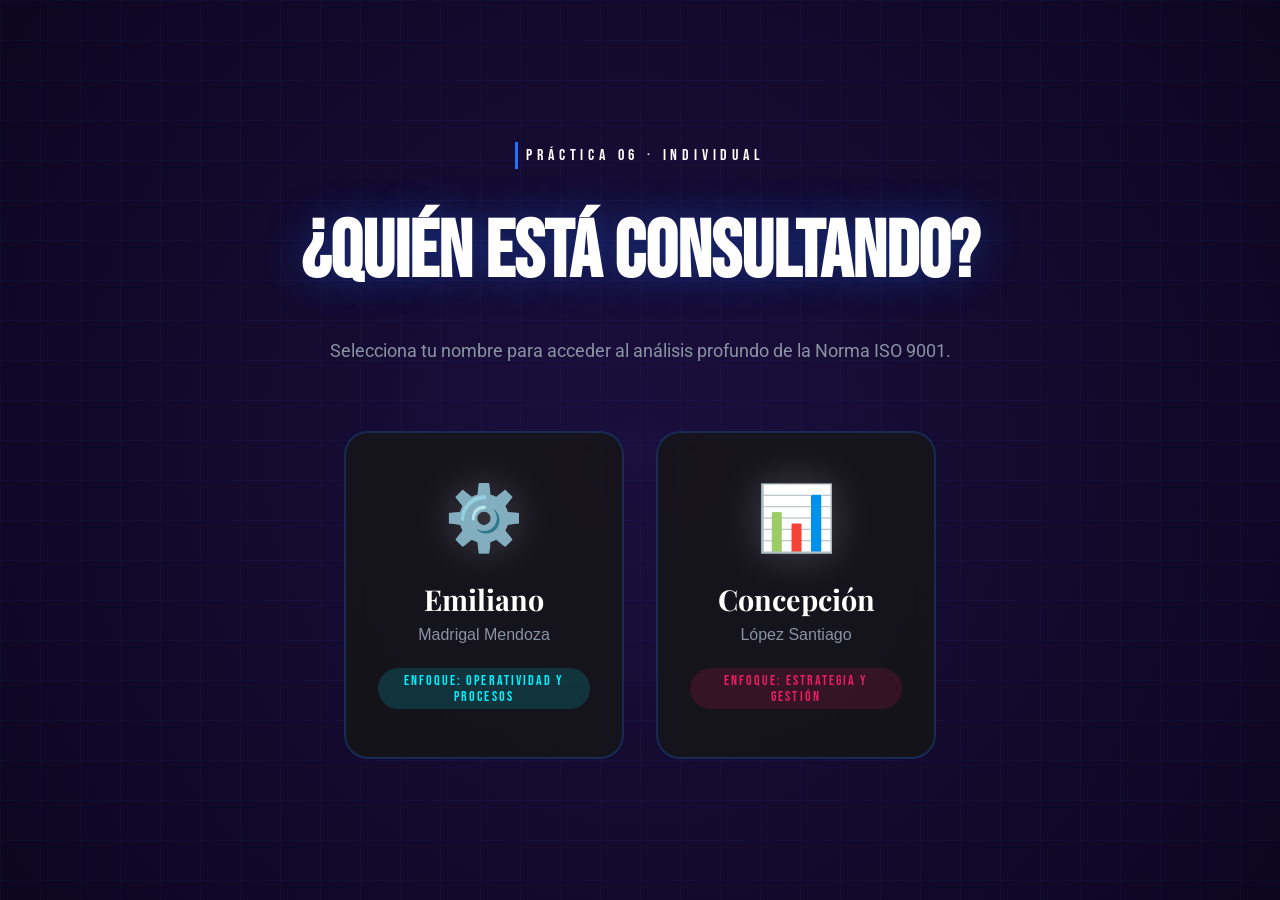
<file: practica-6.html>
<!DOCTYPE html>
<html lang="es">
<head>
  <meta charset="UTF-8">
  <meta name="viewport" content="width=device-width, initial-scale=1.0">
  <title>Práctica 6 | Interpretación de la Norma ISO 9001</title>
  <link rel="stylesheet" href="css/styles.css">
  <link rel="preconnect" href="https://fonts.googleapis.com">
  <link rel="preconnect" href="https://fonts.gstatic.com" crossorigin>
  <link href="https://fonts.googleapis.com/css2?family=Bebas+Neue&family=Playfair+Display:wght@400;600;700;900&family=Roboto:wght@300;400;500;700&display=swap" rel="stylesheet">
</head>
<body class="practica-5-body">

<div class="scroll-progress" id="scrollProgress"></div>

<nav class="top-nav">
  <div class="container">
    <a href="index.html" class="brand">Gestión de la Calidad en Sistemas Mecatrónicos</a>
    <div class="links">
      <a href="index.html">Inicio</a>
      <a href="cecyt2.html">CALIDAD CECYT 2</a>
      <a href="practicas.html">PRACTICAS</a>
    </div>
  </div>
</nav>

<!-- ===== PANTALLA DE SELECCIÓN ===== -->
<div class="selection-screen" id="selectionScreen">
  <div class="selection-bg-grid"></div>
  <div class="selection-content">
    <span class="page-eyebrow">Práctica 06 · Individual</span>
    <h1 class="selection-title">¿Quién está consultando?</h1>
    <p class="selection-subtitle">Selecciona tu nombre para acceder al análisis profundo de la Norma ISO 9001.</p>
    
    <div class="selection-cards">
      <button class="selection-card card-emiliano" onclick="selectStudent('emiliano')">
        <span class="selection-icon">⚙️</span>
        <h3>Emiliano</h3>
        <p>Madrigal Mendoza</p>
        <span class="selection-role">Enfoque: Operatividad y Procesos</span>
      </button>
      
      <button class="selection-card card-concepcion" onclick="selectStudent('concepcion')">
        <span class="selection-icon">📊</span>
        <h3>Concepción</h3>
        <p>López Santiago</p>
        <span class="selection-role">Enfoque: Estrategia y Gestión</span>
      </button>
    </div>
  </div>
</div>

<!-- ============================================================
     CONTENIDO: EMILIANO (Tema Cian)
     ============================================================ -->
<div class="view-content theme-emiliano" id="view-emiliano" style="display: none;">
  <header class="page-hero">
    <div class="container">
      <span class="page-eyebrow reveal">Práctica 6 · Emiliano</span>
      <h1 class="page-title reveal reveal-delay-1">ISO <span class="subtitle-accent">9001</span></h1>
      <p class="page-subtitle reveal reveal-delay-2">Arquitectura del Sistema de Gestión</p>
    </div>
    <div class="page-hero-shape"></div>
  </header>

  <main>
    <section class="section practice-content">
      <div class="container container-narrow">
        
        <div class="tabs-wrapper">
          <div class="tabs-scroll">
            <button class="tab-btn active" data-tab="emi-intro">Introducción</button>
            <button class="tab-btn" data-tab="emi-marco">Marco Conceptual</button>
            <button class="tab-btn" data-tab="emi-infografia">Core HUD ISO</button>
            <button class="tab-btn" data-tab="emi-cuestionario">Test Interactivo</button>
            <button class="tab-btn" data-tab="emi-conclusion">Conclusión</button>
          </div>
        </div>

        <!-- EMI: INTRO -->
        <div class="tab-panel active" id="emi-intro">
          <div class="giant-number reveal">06</div>
          <span class="content-label">Objetivo Técnico</span>
          <h2 class="content-title">Ingeniería de Procesos ISO</h2>
          <div class="content-body">
            <p>El propósito de esta práctica es analizar la Norma ISO 9001 como un <strong>plano de ingeniería organizacional</strong>. En la mecatrónica, no podemos dejar el funcionamiento de un sistema a la suerte; la norma nos exige documentar, medir y controlar cada variable.</p>
            <p>Analizaremos cómo los 10 requisitos y el ciclo PHVA se convierten en las herramientas operativas que garantizan que un sistema (ya sea una máquina o un proceso administrativo) funcione con precisión milimétrica.</p>
          </div>
        </div>

        <!-- EMI: MARCO -->
        <div class="tab-panel" id="emi-marco">
          <span class="content-label">Marco Conceptual</span>
          <h2 class="content-title">Fundamentos y PHVA</h2>
          <div class="content-body">
            <p>La ISO 9001 es el estándar internacional para los Sistemas de Gestión de la Calidad. Se basa en dos pilares técnicos:</p>
            
            <div class="analysis-grid reveal">
              <div class="analysis-card" style="text-align: left; padding: 1.5rem;">
                <span class="analysis-icon">🔄</span>
                <h5>Ciclo PHVA</h5>
                <p>Planificar (establecer objetivos), Hacer (implementar), Verificar (medir) y Actuar (mejorar). Es el motor del sistema.</p>
              </div>
              <div class="analysis-card" style="text-align: left; padding: 1.5rem;">
                <span class="analysis-icon">⚠️</span>
                <h5>Enfoque a Riesgos</h5>
                <p>Identificar qué puede fallar en el proceso antes de que ocurra, para implementar controles preventivos.</p>
              </div>
            </div>

            <div class="quote-block reveal">
              <span class="quote-mark">"</span>
              <p>El enfoque a procesos permite a una organización planificar sus procesos y sus interacciones. El ciclo PHVA permite asegurarse de que cuenten con recursos y se gestionen adecuadamente.</p>
            </div>
          </div>
        </div>

        <!-- EMI: INFOGRAFÍA (CORE HUD) -->
        <div class="tab-panel" id="emi-infografia">
          <span class="content-label">Infografía Interactiva</span>
          <h2 class="content-title">El Core de la ISO 9001</h2>
          <p class="content-lead">Haz clic en cada cláusula para ver su función operativa.</p>

          <div class="iso-core-hud">
            <!-- Anillos animados -->
            <div class="hud-ring ring-1"></div>
            <div class="hud-ring ring-2"></div>
            <div class="hud-ring ring-3"></div>
            
            <div class="hud-center">
              <span class="hud-icon">⚙️</span>
              <h4>ISO 9001</h4>
            </div>

            <!-- Cláusulas (Nodos) -->
            <button class="hud-node n-1" data-modal="iso-1"><span>01</span>Objeto</button>
            <button class="hud-node n-2" data-modal="iso-2"><span>02</span>Referencias</button>
            <button class="hud-node n-3" data-modal="iso-3"><span>03</span>Términos</button>
            <button class="hud-node n-4" data-modal="iso-4"><span>04</span>Contexto</button>
            <button class="hud-node n-5" data-modal="iso-5"><span>05</span>Liderazgo</button>
            
            <button class="hud-node n-6" data-modal="iso-6"><span>06</span>Planificación</button>
            <button class="hud-node n-7" data-modal="iso-7"><span>07</span>Apoyo</button>
            <button class="hud-node n-8" data-modal="iso-8"><span>08</span>Operación</button>
            <button class="hud-node n-9" data-modal="iso-9"><span>09</span>Evaluación</button>
            <button class="hud-node n-10" data-modal="iso-10"><span>10</span>Mejora</button>
          </div>
        </div>

        <!-- EMI: CUESTIONARIO (TEST INTERACTIVO) -->
        <div class="tab-panel" id="emi-cuestionario">
          <span class="content-label">Evaluación</span>
          <h2 class="content-title">Test de Conocimiento</h2>
          <p class="content-lead">Selecciona la opción correcta. Puede haber más de una respuesta válida.</p>
          
          <div class="quiz-container">
            <!-- Pregunta 1 -->
            <div class="quiz-card reveal">
              <h4>1. El plan de auditorías internas de ISO 9001 establece que:</h4>
              <div class="quiz-options">
                <button class="q-opt" onclick="checkAnswer(this, true, 'Cor-recto. Deben cubrir todo el sistema, tener personal capacitado y ser imparciales.')">a) Recorrerá todos los elementos y los auditores no dependerán del área auditada.</button>
                <button class="q-opt" onclick="checkAnswer(this, false, 'Incorrecto. Pueden ser externos, no es obligatorio que sean de la plantilla.')">b) Los auditores deben pertenecer obligatoriamente a la plantilla.</button>
              </div>
            </div>

            <!-- Pregunta 2 -->
            <div class="quiz-card reveal delay-1">
              <h4>2. Costos: Prevención (10%), Detección (25%), Fallos Int (40%), Fallos Ext (10%).</h4>
              <div class="quiz-options">
                <button class="q-opt" onclick="checkAnswer(this, false, 'Incorrecto. Los costos de detección no parecen el problema principal.')">a) Los costos de detección parecen muy bajos.</button>
                <button class="q-opt" onclick="checkAnswer(this, true, 'Correcto. Los fallos representan el 50%, por lo que invertir más en prevención (solo 10%) es la solución técnica.')">b) Es preciso invertir más en prevención porque los fallos son excesivos.</button>
              </div>
            </div>

            <!-- Pregunta 3 -->
            <div class="quiz-card reveal delay-2">
              <h4>3. ¿Cuál NO es un "costo de prevención"?</h4>
              <div class="quiz-options">
                <button class="q-opt" onclick="checkAnswer(this, true, 'Correcto. Los ensayos de recepción son controles (evaluación) cuando la materia prima ya llegó.')">a) Realización de ensayos de recepción de materias primas.</button>
                <button class="q-opt" onclick="checkAnswer(this, false, 'Incorrecto. La preparación de planes de calidad sí es prevención.')">b) Preparación de planes de calidad.</button>
              </div>
            </div>

            <!-- Pregunta 4 -->
            <div class="quiz-card reveal delay-3">
              <h4>4. Un programa de círculos de calidad bien organizado produce todo, EXCEPTO:</h4>
              <div class="quiz-options">
                <button class="q-opt" onclick="checkAnswer(this, false, 'Incorrecto. Los círculos de calidad SÍ mejoran la moral.')">a) Mejorar la moral de los operarios.</button>
                <button class="q-opt" onclick="checkAnswer(this, true, 'Correcto. Los círculos de calidad requieren que la gerencia les preste MÁS atención y liderazgo, no menos.')">b) Reducir la necesidad de atención de la gerencia.</button>
              </div>
            </div>
          </div>
        </div>

        <!-- EMI: CONCLUSION -->
        <div class="tab-panel" id="emi-conclusion">
          <span class="content-label">Conclusión</span>
          <h2 class="content-title">Reflexión de Ingeniería</h2>
          <div class="conclusion-box emi-box">
            <p>La ISO 9001 es el plano definitivo para cualquier sistema mecatrónico. Si un sensor falla, si un PLC se desprograma o si una pieza no cumple la tolerancia, el sistema de gestión nos obliga a tener un registro de qué pasó, por qué pasó y cómo evitar que vuelva a ocurrir.</p>
            <p>Aprender a interpretar sus cláusulas y aplicar el ciclo PHVA es lo que separa a un técnico empírico de un ingeniero de calidad capaz de diseñar procesos robustos, predecibles y a prueba de fallos.</p>
          </div>
        </div>

      </div>
    </section>
  </main>
</div>

<!-- ============================================================
     CONTENIDO: CONCEPCIÓN (Tema Rosa)
     ============================================================ -->
<div class="view-content theme-concepcion" id="view-concepcion" style="display: none;">
  <header class="page-hero">
    <div class="container">
      <span class="page-eyebrow reveal">Práctica 6 · Concepción</span>
      <h1 class="page-title reveal reveal-delay-1">ISO <span class="subtitle-accent">9001</span></h1>
      <p class="page-subtitle reveal reveal-delay-2">Estrategia y Liderazgo Organizacional</p>
    </div>
    <div class="page-hero-shape"></div>
  </header>

  <main>
    <section class="section practice-content">
      <div class="container container-narrow">
        
        <div class="tabs-wrapper">
          <div class="tabs-scroll">
            <button class="tab-btn active" data-tab="con-intro">Introducción</button>
            <button class="tab-btn" data-tab="con-marco">Marco Conceptual</button>
            <button class="tab-btn" data-tab="con-infografia">Core HUD ISO</button>
            <button class="tab-btn" data-tab="con-cuestionario">Test Interactivo</button>
            <button class="tab-btn" data-tab="con-conclusion">Conclusión</button>
          </div>
        </div>

        <!-- CON: INTRO -->
        <div class="tab-panel active" id="con-intro">
          <div class="giant-number reveal">06</div>
          <span class="content-label">Objetivo Gerencial</span>
          <h2 class="content-title">La Calidad como Estrategia</h2>
          <div class="content-body">
            <p>Esta práctica busca comprender la Norma ISO 9001 como un <strong>activo estratégico</strong>. En el mundo empresarial, no basta con tener buenas intenciones; se necesita un sistema que garantice la satisfacción del cliente y la sostenibilidad del negocio.</p>
            <p>Analizaremos cómo la correcta gestión de los recursos, el liderazgo visible y la evaluación constante del desempeño permiten que una organización no solo sobreviva, sino que lidere en su sector.</p>
          </div>
        </div>

        <!-- CON: MARCO -->
        <div class="tab-panel" id="con-marco">
          <span class="content-label">Marco Conceptual</span>
          <h2 class="content-title">Los 7 Principios de la Calidad</h2>
          <div class="content-body">
            <p>La ISO 9001 se fundamenta en 7 principios que toda organización debe adoptar:</p>
            
            <div class="chips-row reveal">
              <span class="chip chip-blue">1. Enfoque al cliente</span>
              <span class="chip chip-pink">2. Liderazgo</span>
              <span class="chip chip-purple">3. Compromiso de personas</span>
              <span class="chip chip-orange">4. Enfoque a procesos</span>
              <span class="chip chip-teal">5. Mejora</span>
              <span class="chip chip-yellow">6. Decisiones con evidencia</span>
              <span class="chip chip-blue">7. Gestión de relaciones</span>
            </div>

            <div class="quote-block reveal">
              <span class="quote-mark">"</span>
              <p>La adopción de un sistema de gestión de la calidad es una decisión estratégica para una organización que le puede ayudar a mejorar su desempeño global y proporcionar una base sólida para las iniciativas de desarrollo sostenible.</p>
            </div>
          </div>
        </div>

        <!-- CON: INFOGRAFÍA (CORE HUD) -->
        <div class="tab-panel" id="con-infografia">
          <span class="content-label">Infografía Interactiva</span>
          <h2 class="content-title">El Ecosistema ISO 9001</h2>
          <p class="content-lead">Haz clic en cada cláusula para ver su función estratégica.</p>

          <div class="iso-core-hud">
            <div class="hud-ring ring-1"></div>
            <div class="hud-ring ring-2"></div>
            <div class="hud-ring ring-3"></div>
            
            <div class="hud-center">
              <span class="hud-icon">📊</span>
              <h4>ISO 9001</h4>
            </div>

            <button class="hud-node n-1" data-modal="iso-1"><span>01</span>Objeto</button>
            <button class="hud-node n-2" data-modal="iso-2"><span>02</span>Referencias</button>
            <button class="hud-node n-3" data-modal="iso-3"><span>03</span>Términos</button>
            <button class="hud-node n-4" data-modal="iso-4"><span>04</span>Contexto</button>
            <button class="hud-node n-5" data-modal="iso-5"><span>05</span>Liderazgo</button>
            
            <button class="hud-node n-6" data-modal="iso-6"><span>06</span>Planificación</button>
            <button class="hud-node n-7" data-modal="iso-7"><span>07</span>Apoyo</button>
            <button class="hud-node n-8" data-modal="iso-8"><span>08</span>Operación</button>
            <button class="hud-node n-9" data-modal="iso-9"><span>09</span>Evaluación</button>
            <button class="hud-node n-10" data-modal="iso-10"><span>10</span>Mejora</button>
          </div>
        </div>

        <!-- CON: CUESTIONARIO (TEST INTERACTIVO) -->
        <div class="tab-panel" id="con-cuestionario">
          <span class="content-label">Evaluación</span>
          <h2 class="content-title">Test de Conocimiento</h2>
          <p class="content-lead">Selecciona la opción correcta. Puede haber más de una respuesta válida.</p>
          
          <div class="quiz-container">
            <!-- Pregunta 1 -->
            <div class="quiz-card reveal">
              <h4>1. El plan de auditorías internas de ISO 9001 establece que:</h4>
              <div class="quiz-options">
                <button class="q-opt" onclick="checkAnswer(this, true, 'Correcto. La auditoría debe ser integral y transparente, garantizando la independencia del auditor.')">a) Recorrerá todos los elementos y los auditores no dependerán del área auditada.</button>
                <button class="q-opt" onclick="checkAnswer(this, false, 'Incorrecto. La norma permite contratar auditores externos para asegurar la objetividad.')">b) Los auditores deben pertenecer obligatoriamente a la plantilla.</button>
              </div>
            </div>

            <!-- Pregunta 2 -->
            <div class="quiz-card reveal delay-1">
              <h4>2. Costos: Prevención (10%), Detección (25%), Fallos Int (40%), Fallos Ext (10%).</h4>
              <div class="quiz-options">
                <button class="q-opt" onclick="checkAnswer(this, false, 'Incorrecto. El problema no es que la detección sea baja, sino que los fallos son altísimos.')">a) Los costos de detección parecen muy bajos.</button>
                <button class="q-opt" onclick="checkAnswer(this, true, 'Correcto. Con un 50% de costos en fallos, la gerencia debe priorizar la inversión en prevención (actualmente solo el 10%).')">b) Es preciso invertir más en prevención porque los fallos son excesivos.</button>
              </div>
            </div>

            <!-- Pregunta 3 -->
            <div class="quiz-card reveal delay-2">
              <h4>3. ¿Cuál NO es un "costo de prevención"?</h4>
              <div class="quiz-options">
                <button class="q-opt" onclick="checkAnswer(this, true, 'Correcto. Si ya estás ensayando la materia prima, estás en la fase de evaluación/detección, no de prevención.')">a) Realización de ensayos de recepción de materias primas.</button>
                <button class="q-opt" onclick="checkAnswer(this, false, 'Incorrecto. Diseñar planes de calidad es una actividad preventiva.')">b) Preparación de planes de calidad.</button>
              </div>
            </div>

            <!-- Pregunta 4 -->
            <div class="quiz-card reveal delay-3">
              <h4>4. Un programa de círculos de calidad bien organizado produce todo, EXCEPTO:</h4>
              <div class="quiz-options">
                <button class="q-opt" onclick="checkAnswer(this, false, 'Incorrecto. Mejorar la moral y la comunicación es un beneficio directo.')">a) Mejorar la comunicación entre la gerencia y los operarios.</button>
                <button class="q-opt" onclick="checkAnswer(this, true, 'Correcto. Los círculos de calidad requieren un liderazgo activo; la gerencia debe prestar MÁS atención, no menos.')">b) Reducir la necesidad de atención de la gerencia.</button>
              </div>
            </div>
          </div>
        </div>

        <!-- CON: CONCLUSION -->
        <div class="tab-panel" id="con-conclusion">
          <span class="content-label">Conclusión</span>
          <h2 class="content-title">Reflexión Estratégica</h2>
          <div class="conclusion-box con-box">
            <p>La implementación de la ISO 9001 no es un gasto, es una inversión en la reputación y viabilidad de la empresa. Al analizar los costos de calidad, nos damos cuenta de que una organización que no previene, está destinada a gastar el doble corrigiendo errores.</p>
            <p>Como futura administradora, mi conclusión es que la ISO 9001 nos obliga a tener una visión holística del negocio. No se trata de que cada área trabaje por su lado, sino de que todas las partes interesadas (clientes, empleados, proveedores) se beneficien de un sistema donde el liderazgo y la toma de decisiones basadas en datos son la norma, no la excepción.</p>
          </div>
        </div>

      </div>
    </section>
  </main>
</div>

<!-- ===== FOOTER ===== -->
<footer class="footer" id="mainFooter" style="display: none;">
  <div class="container">
    <div class="footer-left">
      <p class="footer-brand">Portafolio Digital</p>
      <p>Gestión de la Calidad en Sistemas Mecatrónicos</p>
    </div>
    <div class="footer-right">
      <p id="footerName">Alumno</p>
      <p>3IV18</p>
    </div>
  </div>
</footer>

<!-- ===== MODALES ISO ===== -->
<div class="modal-overlay" id="modalOverlay" aria-hidden="true">
  <div class="modal" role="dialog" aria-modal="true">
    <button class="modal-close" id="modalClose" aria-label="Cerrar">✕</button>
    <div class="modal-body" id="modalBody"></div>
  </div>
</div>

<div class="modal-source" id="iso-1"><span class="modal-kicker">Requisito 1</span><h3 class="modal-title">Objeto y campo de aplicación</h3><p>Define el propósito de la norma: demostrar la capacidad de una organización para proporcionar productos que satisfagan los requisitos del cliente y legales, aspirando a aumentar su satisfacción.</p></div>
<div class="modal-source" id="iso-2"><span class="modal-kicker">Requisito 2</span><h3 class="modal-title">Referencias normativas</h3><p>Hace referencia a la norma ISO 9000, que contiene los fundamentos y el vocabulario esenciales para entender y aplicar la ISO 9001.</p></div>
<div class="modal-source" id="iso-3"><span class="modal-kicker">Requisito 3</span><h3 class="modal-title">Términos y definiciones</h3><p>Establece el vocabulario técnico oficial para evitar ambigüedades en la implementación del sistema de gestión.</p></div>
<div class="modal-source" id="iso-4"><span class="modal-kicker">Requisito 4</span><h3 class="modal-title">Contexto de la organización</h3><p>La organización debe entender su entorno interno y externo, identificar a las partes interesadas y determinar el alcance de su sistema de gestión de calidad.</p></div>
<div class="modal-source" id="iso-5"><span class="modal-kicker">Requisito 5</span><h3 class="modal-title">Liderazgo</h3><p>La alta dirección debe demostrar compromiso, establecer la política de calidad, asegurar la integración de los requisitos y promover el enfoque al cliente.</p></div>
<div class="modal-source" id="iso-6"><span class="modal-kicker">Requisito 6</span><h3 class="modal-title">Planificación</h3><p>Requiere identificar riesgos y oportunidades, establecer objetivos de calidad medibles y planificar los cambios en el sistema de forma controlada.</p></div>
<div class="modal-source" id="iso-7"><span class="modal-kicker">Requisito 7</span><h3 class="modal-title">Apoyo</h3><p>Define los recursos necesarios, la competencia del personal, la toma de conciencia, la comunicación y la información documentada (control de documentos).</p></div>
<div class="modal-source" id="iso-8"><span class="modal-kicker">Requisito 8</span><h3 class="modal-title">Operación</h3><p>Es la ejecución del proceso. Cubre la planificación operacional, el diseño, los controles de producción, la liberación de productos y el control de salidas no conformes.</p></div>
<div class="modal-source" id="iso-9"><span class="modal-kicker">Requisito 9</span><h3 class="modal-title">Evaluación del desempeño</h3><p>La organización debe medir y monitorear el sistema, evaluar la satisfacción del cliente, realizar auditorías internas y revisiones por la dirección.</p></div>
<div class="modal-source" id="iso-10"><span class="modal-kicker">Requisito 10</span><h3 class="modal-title">Mejora</h3><p>La organización debe determinar oportunidades de mejora, implementar acciones correctivas ante no conformidades y mejorar continuamente la eficacia del sistema.</p></div>

<script src="js/main.js"></script>
<script>
  function selectStudent(student) {
    document.getElementById('selectionScreen').style.display = 'none';
    document.getElementById('mainFooter').style.display = 'block';
    
    if (student === 'emiliano') {
      document.getElementById('view-emiliano').style.display = 'block';
      document.getElementById('footerName').innerText = 'Madrigal Mendoza Emiliano';
    } else if (student === 'concepcion') {
      document.getElementById('view-concepcion').style.display = 'block';
      document.getElementById('footerName').innerText = 'Concepción López Santiago';
    }
    
    setTimeout(() => {
      document.querySelectorAll('.reveal').forEach(el => el.classList.add('visible'));
    }, 100);
  }

  document.querySelectorAll('.tab-btn').forEach(btn => {
    btn.addEventListener('click', () => {
      if (window.MathJax) {
        MathJax.typesetPromise();
      }
    });
  });

  // Lógica del Test Interactivo
  function checkAnswer(btn, isCorrect, message) {
    // Resetear estilos del grupo de opciones
    const parent = btn.parentElement;
    parent.querySelectorAll('.q-opt').forEach(b => {
      b.classList.remove('correct', 'incorrect');
    });

    // Aplicar clase según respuesta
    if (isCorrect) {
      btn.classList.add('correct');
    } else {
      btn.classList.add('incorrect');
    }

    // Mostrar feedback (removiendo anterior si existe)
    let feedback = parent.nextElementSibling;
    if (feedback && feedback.classList.contains('feedback-box')) {
      feedback.remove();
    }

    feedback = document.createElement('div');
    feedback.className = 'feedback-box ' + (isCorrect ? 'fb-ok' : 'fb-bad');
    feedback.innerHTML = `<strong>${isCorrect ? '¡Correcto!' : 'Incorrecto:'}</strong> ${message}`;
    
    parent.parentElement.insertBefore(feedback, parent.nextSibling);
  }
</script>
</body>
</html>
</file>
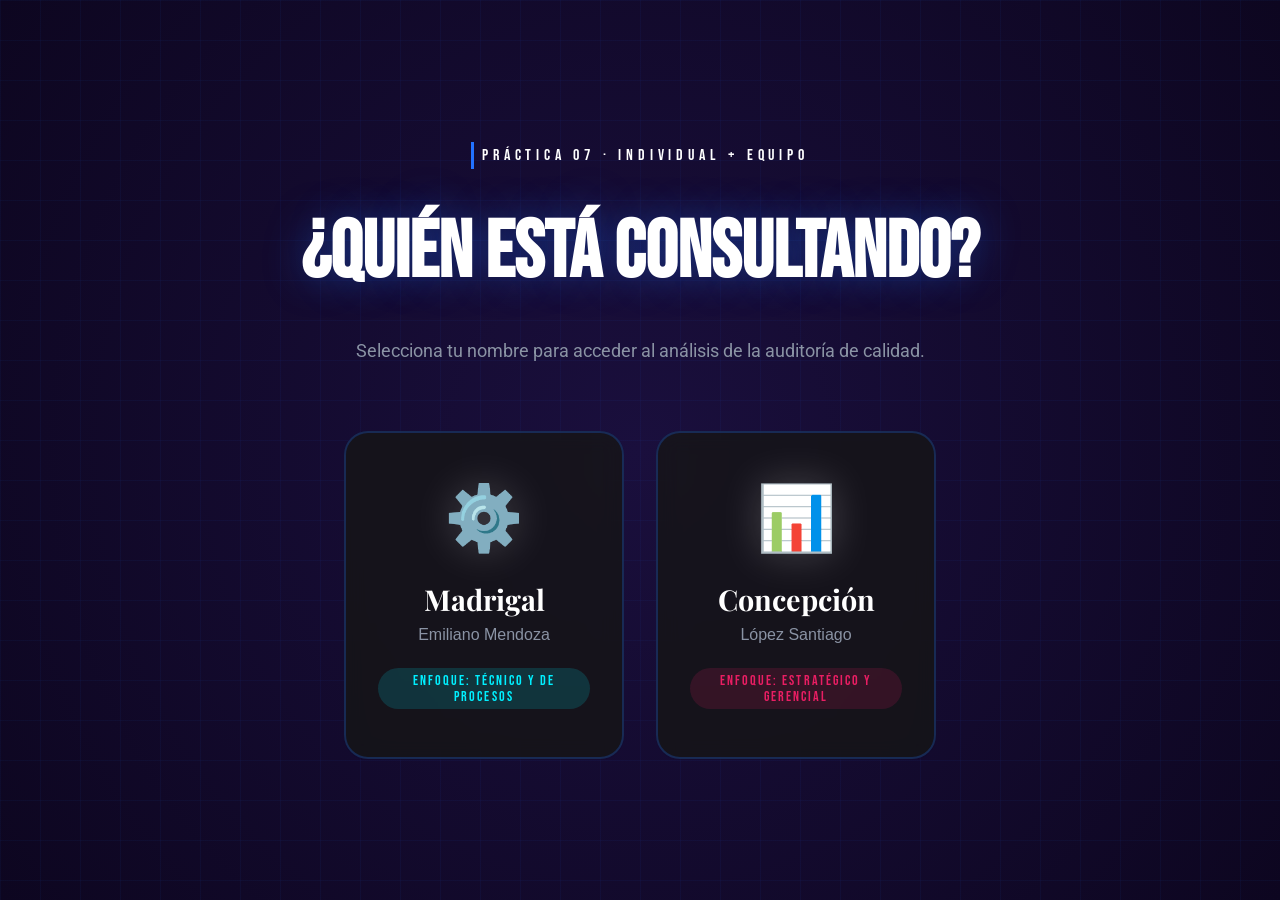
<file: practica-7.html>
<!DOCTYPE html>
<html lang="es">
<head>
  <meta charset="UTF-8">
  <meta name="viewport" content="width=device-width, initial-scale=1.0">
  <title>Práctica 7 | Gestión y Control de Calidad. Auditoría Parte I</title>
  <meta name="description" content="Práctica 7: Auditoría de Gestión y Control de Calidad - CECyT No. 2">
  <link rel="stylesheet" href="css/styles.css">
  <link rel="preconnect" href="https://fonts.googleapis.com">
  <link rel="preconnect" href="https://fonts.gstatic.com" crossorigin>
  <link href="https://fonts.googleapis.com/css2?family=Bebas+Neue&family=Playfair+Display:wght@400;600;700;900&family=Roboto:wght@300;400;500;700&display=swap" rel="stylesheet">
</head>
<body class="practica-5-body">

<div class="scroll-progress" id="scrollProgress"></div>

<nav class="top-nav">
  <div class="container">
    <a href="index.html" class="brand">Gestión de la Calidad en Sistemas Mecatrónicos</a>
    <div class="links">
      <a href="index.html">Inicio</a>
      <a href="cecyt2.html">CALIDAD CECYT 2</a>
      <a href="practicas.html">PRACTICAS</a>
    </div>
  </div>
</nav>

<!-- ===== PANTALLA DE SELECCIÓN ===== -->
<div class="selection-screen" id="selectionScreen">
  <div class="selection-bg-grid"></div>
  <div class="selection-content">
    <span class="page-eyebrow">Práctica 07 · Individual + Equipo</span>
    <h1 class="selection-title">¿Quién está consultando?</h1>
    <p class="selection-subtitle">Selecciona tu nombre para acceder al análisis de la auditoría de calidad.</p>
    
    <div class="selection-cards">
      <button class="selection-card card-madrigal" onclick="selectStudent('madrigal')">
        <span class="selection-icon">⚙️</span>
        <h3>Madrigal</h3>
        <p>Emiliano Mendoza</p>
        <span class="selection-role">Enfoque: Técnico y de Procesos</span>
      </button>
      
      <button class="selection-card card-concepcion" onclick="selectStudent('concepcion')">
        <span class="selection-icon">📊</span>
        <h3>Concepción</h3>
        <p>López Santiago</p>
        <span class="selection-role">Enfoque: Estratégico y Gerencial</span>
      </button>
    </div>
  </div>
</div>

<!-- ============================================================
     CONTENIDO: MADRIGAL (Cian)
     ============================================================ -->
<div class="view-content theme-madrigal" id="view-madrigal" style="display: none;">
  <header class="page-hero">
    <div class="container">
      <span class="page-eyebrow reveal">Práctica 7 · Madrigal</span>
      <h1 class="page-title reveal reveal-delay-1">AUDITORÍA <span class="subtitle-accent">PARTE I</span></h1>
      <p class="page-subtitle reveal reveal-delay-2">Gestión y Control de Calidad · Análisis Técnico</p>
    </div>
    <div class="page-hero-shape"></div>
  </header>

  <main>
    <section class="section practice-content">
      <div class="container container-narrow">
        
        <div class="tabs-wrapper">
          <div class="tabs-scroll">
            <button class="tab-btn active" data-tab="mad-intro">Introducción</button>
            <button class="tab-btn" data-tab="mad-marco">Marco Teórico</button>
            <button class="tab-btn" data-tab="mad-caso">Caso Práctico</button>
            <button class="tab-btn" data-tab="mad-informe">Informe de Auditoría</button>
            <button class="tab-btn" data-tab="mad-infografias">Infografías</button>
            <button class="tab-btn" data-tab="mad-conclusion">Conclusión</button>
            <button class="tab-btn" data-tab="mad-biblio">Bibliografía</button>
          </div>
        </div>

        <!-- MAD: INTRO -->
        <div class="tab-panel active" id="mad-intro">
          <div class="giant-number reveal">07</div>
          <span class="content-label">Propósito</span>
          <h2 class="content-title">Operatividad de un Proceso Mecatrónico</h2>
          <div class="content-body">
            <p>El propósito de esta práctica es revisar la <strong>operatividad de un proceso mecatrónico</strong> con base en las políticas de calidad, la planeación, los recursos y los procesos de una institución. Para ello, analizaremos qué es una <strong>auditoría de calidad</strong>, su estructura según la Norma ISO 9001 y la Norma ISO 19011, y aplicaremos estos conocimientos al análisis de un caso real de una cadena de restaurantes de comida rápida.</p>
            <p>Desde mi perspectiva técnica, la auditoría es una <strong>herramienta de diagnóstico</strong> que nos permite verificar, con evidencia objetiva, si un sistema mecatrónico (o cualquier sistema de gestión) está funcionando como fue diseñado o si está fallando en algún punto del proceso.</p>
          </div>
        </div>

        <!-- MAD: MARCO -->
        <div class="tab-panel" id="mad-marco">
          <span class="content-label">Marco Teórico</span>
          <h2 class="content-title">¿Qué es una Auditoría de Calidad?</h2>
          <div class="content-body">
            <p>La Norma ISO 9000 define la auditoría de calidad como un <strong>"proceso sistemático, independiente y documentado para obtener evidencias de la auditoría y evaluarlas de manera objetiva con el fin de determinar la extensión en que se cumplen los criterios de auditoría"</strong>.</p>
            
            <div class="analysis-grid reveal">
              <div class="analysis-card" style="text-align: left; padding: 1.5rem;">
                <span class="analysis-icon">📋</span>
                <h5>ISO 19011</h5>
                <p>Establece las directrices para la auditoría de los sistemas de gestión de la calidad y/o ambiental.</p>
              </div>
              <div class="analysis-card" style="text-align: left; padding: 1.5rem;">
                <span class="analysis-icon">📌</span>
                <h5>ISO 9001</h5>
                <p>Exige que la organización realice auditorías internas a intervalos planificados para verificar la eficacia del SGC.</p>
              </div>
            </div>

            <h3 class="sub-title">Clasificación de las Auditorías</h3>
            <div class="clases-grid">
              <article class="clase-card cc-blue">
                <span class="clase-num">1ª Parte</span>
                <h4>Auditoría Interna</h4>
                <p>Realizada por miembros de la propia organización para fines internos. Proporciona información para la dirección y acciones correctivas.</p>
              </article>
              <article class="clase-card cc-pink">
                <span class="clase-num">2ª Parte</span>
                <h4>Auditoría Externa</h4>
                <p>Realizada por los clientes de la organización o por personas que actúan de parte de éste, cuando existe un contrato.</p>
              </article>
              <article class="clase-card cc-purple">
                <span class="clase-num">3ª Parte</span>
                <h4>Auditoría de Certificación</h4>
                <p>Realizada por organizaciones competentes de certificación para obtener la certificación del sistema de gestión de calidad.</p>
              </article>
            </div>

            <div class="quote-block reveal">
              <span class="quote-mark">"</span>
              <p>Una auditoría no es sinónimo de inspección ni de supervisión. Estas últimas se llevan a cabo con el único propósito de controlar un proceso o verificar la conformidad de un producto. La auditoría busca evaluar la eficacia del sistema para lograr los objetivos de calidad.</p>
            </div>

            <h3 class="sub-title">Conceptos clave a verificar en una auditoría</h3>
            <ul class="feature-list">
              <li>Que los procedimientos estén en el lugar de aplicación.</li>
              <li>Que los procedimientos sean adecuados a la función.</li>
              <li>Que el personal esté debidamente capacitado en los procedimientos correspondientes.</li>
              <li>Que lo realizado sea de acuerdo con lo documentado.</li>
            </ul>

            <div class="callout callout-blue" style="margin-top: 1.5rem;">
              <span class="callout-icon">⚠️</span>
              <div>
                <strong>No conformidad</strong>
                <p>Es una discrepancia entre lo que exige la Norma de referencia y lo que se define en el manual de calidad y documentos anexos, o entre éstos y la forma de operar en la realidad.</p>
              </div>
            </div>
          </div>
        </div>

        <!-- MAD: CASO PRÁCTICO -->
        <div class="tab-panel" id="mad-caso">
          <span class="content-label">Caso Práctico</span>
          <h2 class="content-title">"American Fast Food"</h2>
          <p class="content-lead">Análisis de la conversación entre el auditor jefe (A) y el responsable de calidad (C).</p>

          <div class="content-body">
            <p>La cadena de restaurantes de comida rápida <strong>"American Fast Food"</strong> tiene 10 establecimientos y busca certificarse según la Norma ISO 9001. Durante la auditoría de certificación, se produce una conversación reveladora entre el auditor jefe y el responsable de calidad de la empresa.</p>
            
            <p>Del análisis de las respuestas del responsable de calidad (C), se identifican <strong>6 no conformidades</strong> que se detallan en la pestaña de <strong>"Informe de Auditoría"</strong>.</p>

            <div class="sticky-note">
              <p><strong>Observación técnica:</strong> El caso muestra a una empresa que confía más en la "experiencia empírica" de su personal que en un sistema documentado y medible. Esto es un error clásico en la gestión de calidad.</p>
            </div>
          </div>
        </div>

        <!-- MAD: INFORME -->
        <div class="tab-panel" id="mad-informe">
          <span class="content-label">Informe de Auditoría</span>
          <h2 class="content-title">No Conformidades Detectadas</h2>
          <p class="content-lead">Análisis técnico de cada hallazgo, indicando párrafo, descripción y cláusula ISO incumplida.</p>

          <div class="quiz-container">
            <!-- NC 1 -->
            <div class="quiz-card reveal">
              <div class="nc-header">
                <span class="nc-badge">NC-01</span>
                <span class="nc-para">Párrafo 2</span>
              </div>
              <h4>Integración indebida de auditores internos sin formación</h4>
              <p><strong>Descripción:</strong> El responsable de calidad propone que tres personas de la organización se integren al equipo auditor de certificación, argumentando que "no tienen formación" y que es una buena oportunidad para que aprendan. Esto viola la independencia y competencia del auditor.</p>
              <div class="nc-clausula">
                <strong>Cláusula ISO 9001:2015 incumplida:</strong> 9.2 (Auditoría interna) — Los auditores deben ser imparciales y competentes. ISO 19011 exige que los auditores tengan formación específica.
              </div>
            </div>

            <!-- NC 2 -->
            <div class="quiz-card reveal delay-1">
              <div class="nc-header">
                <span class="nc-badge">NC-02</span>
                <span class="nc-para">Párrafo 8</span>
              </div>
              <h4>Revisión por la Dirección condicionada</h4>
              <p><strong>Descripción:</strong> El comité de calidad se reúne mensualmente, pero la revisión por la dirección solo se hace "si queda tiempo". Los responsables de departamento aprovechan las reuniones para otros temas. Esto demuestra que la revisión por la dirección no se planifica formalmente.</p>
              <div class="nc-clausula">
                <strong>Cláusula ISO 9001:2015 incumplida:</strong> 9.3 (Revisión por la Dirección) — Debe realizarse a intervalos planificados y no estar sujeta a disponibilidad de tiempo.
              </div>
            </div>

            <!-- NC 3 -->
            <div class="quiz-card reveal delay-2">
              <div class="nc-header">
                <span class="nc-badge">NC-03</span>
                <span class="nc-para">Párrafo 10</span>
              </div>
              <h4>Auditorías internas reactivas y sin independencia</h4>
              <p><strong>Descripción:</strong> Las auditorías internas solo se realizan cuando hay reclamaciones, y como no ha habido, no se han hecho. Además, el responsable del área afectada es quien realiza la auditoría, lo cual elimina la imparcialidad.</p>
              <div class="nc-clausula">
                <strong>Cláusula ISO 9001:2015 incumplida:</strong> 9.2 — Las auditorías deben ser a intervalos planificados y los auditores no deben auditar su propio trabajo.
              </div>
            </div>

            <!-- NC 4 -->
            <div class="quiz-card reveal delay-3">
              <div class="nc-header">
                <span class="nc-badge">NC-04</span>
                <span class="nc-para">Párrafo 12</span>
              </div>
              <h4>Ausencia de procedimiento para no conformidades</h4>
              <p><strong>Descripción:</strong> No existe un procedimiento para revisar no conformidades e implementar acciones correctivas. El responsable argumenta que "no lo necesitamos" porque "no cometemos errores" y cada quien toma acciones por su cuenta.</p>
              <div class="nc-clausula">
                <strong>Cláusula ISO 9001:2015 incumplida:</strong> 10.2 (No conformidad y acción correctiva) — Se requiere un proceso documentado para gestionar no conformidades y acciones correctivas.
              </div>
            </div>

            <!-- NC 5 -->
            <div class="quiz-card reveal">
              <div class="nc-header">
                <span class="nc-badge">NC-05</span>
                <span class="nc-para">Párrafo 14</span>
              </div>
              <h4>Evaluación de eficacia de la formación inexistente</h4>
              <p><strong>Descripción:</strong> La eficacia de la formación se evalúa solo preguntando verbalmente al empleado, sin registros formales. Se argumenta que "las labores son muy sencillas" y que se aprende "con la práctica diaria".</p>
              <div class="nc-clausula">
                <strong>Cláusula ISO 9001:2015 incumplida:</strong> 7.2 (Competencia) — Debe evaluarse la eficacia de las acciones tomadas y conservar información documentada como evidencia.
              </div>
            </div>

            <!-- NC 6 -->
            <div class="quiz-card reveal delay-1">
              <div class="nc-header">
                <span class="nc-badge">NC-06</span>
                <span class="nc-para">Párrafo 18</span>
              </div>
              <h4>Falta de re-evaluación de proveedores</h4>
              <p><strong>Descripción:</strong> El proveedor "Kike Potatoes, S.L." fue evaluado en 2007 y no se le ha vuelto a evaluar. Además, el responsable admite que "ni miramos el albarán cuando nos llega el camión", lo que indica falta de verificación de productos comprados.</p>
              <div class="nc-clausula">
                <strong>Cláusula ISO 9001:2015 incumplida:</strong> 8.4 (Control de procesos, productos y servicios suministrados externamente) — Los proveedores deben evaluarse y re-evaluarse periódicamente, y verificarse los productos recibidos.
              </div>
            </div>
          </div>

          <h3 class="sub-title" style="margin-top: 3rem;">Crítica a la Actuación del Auditor</h3>
          <div class="analysis-grid reveal">
            <div class="analysis-card" style="text-align: left; padding: 1.5rem;">
              <span class="analysis-icon">✅</span>
              <h5>Puntos Fuertes</h5>
              <p>El auditor realizó preguntas clave sobre el mapa de procesos, la evaluación de proveedores, la formación y la revisión por la dirección. Documentó adecuadamente las respuestas.</p>
            </div>
            <div class="analysis-card" style="text-align: left; padding: 1.5rem;">
              <span class="analysis-icon">❌</span>
              <h5>Áreas de Oportunidad</h5>
              <p>El auditor fue demasiado permisivo. Cuando C propuso integrar a su personal sin formación al equipo auditor, el auditor respondió "Me parece muy bien" en lugar de rechazarlo de inmediato. Tampoco fue firme al cuestionar la ausencia de un procedimiento de acciones correctivas ni al exigir registros de formación. Le faltó profundizar en la evidencia objetiva.</p>
            </div>
          </div>
        </div>

        <!-- ===== INFOGRAFÍAS SUPER POWER ===== -->
<div class="tab-panel" id="mad-infografias">
  <span class="content-label">Infografías Interactivas</span>
  <h2 class="content-title">Material Visual Avanzado</h2>
  <p class="content-lead">Haz clic en cada nodo o botón para explorar los detalles. Cada elemento tiene info interactiva.</p>

  <!-- ================================================
       SUPER INFOGRAFÍA 1: ¿QUÉ ES UNA AUDITORÍA?
       ================================================ -->
  <div class="super-info super-info--radial">
    <div class="super-info__bg-grid"></div>
    <div class="super-info__particles">
      <span class="sp sp-1"></span>
      <span class="sp sp-2"></span>
      <span class="sp sp-3"></span>
      <span class="sp sp-4"></span>
      <span class="sp sp-5"></span>
      <span class="sp sp-6"></span>
    </div>

    <header class="super-info__head">
      <span class="super-info__kicker">◆ Infografía 01 ◆</span>
      <h3 class="super-info__title">¿Qué es una Auditoría ISO 9000?</h3>
      <p class="super-info__sub">Sistema de Gestión de la Calidad · ISO 9001 / ISO 19011</p>
    </header>

    <div class="radial-diagram">
      <!-- SVG de fondo: anillos + conexiones -->
      <svg class="radial-svg" viewBox="0 0 700 700" preserveAspectRatio="xMidYMid meet">
        <defs>
          <radialGradient id="rg-center" cx="50%" cy="50%" r="50%">
            <stop offset="0%" stop-color="var(--accent-color)" stop-opacity="0.35"/>
            <stop offset="100%" stop-color="var(--accent-color)" stop-opacity="0"/>
          </radialGradient>
          <linearGradient id="lg-ring" x1="0%" y1="0%" x2="100%" y2="100%">
            <stop offset="0%" stop-color="var(--accent-color)" stop-opacity="0.6"/>
            <stop offset="100%" stop-color="var(--accent-color)" stop-opacity="0.15"/>
          </linearGradient>
        </defs>
        <circle cx="350" cy="350" r="290" fill="url(#rg-center)"/>
        <circle cx="350" cy="350" r="260" fill="none" stroke="url(#lg-ring)" stroke-width="1.5" stroke-dasharray="4 8"/>
        <circle cx="350" cy="350" r="180" fill="none" stroke="url(#lg-ring)" stroke-width="2"/>
        <circle cx="350" cy="350" r="100" fill="none" stroke="url(#lg-ring)" stroke-width="1" stroke-dasharray="2 6"/>
        <!-- Líneas radiales -->
        <g stroke="var(--accent-color)" stroke-opacity="0.35" stroke-width="1.5">
          <line x1="350" y1="350" x2="350" y2="90"/>
          <line x1="350" y1="350" x2="575" y2="220"/>
          <line x1="350" y1="350" x2="575" y2="480"/>
          <line x1="350" y1="350" x2="350" y2="610"/>
          <line x1="350" y1="350" x2="125" y2="480"/>
          <line x1="350" y1="350" x2="125" y2="220"/>
        </g>
      </svg>

      <!-- Núcleo -->
      <div class="radial-center">
        <div class="radial-center__ring"></div>
        <div class="radial-center__inner">
          <span class="radial-center__icon">🔍</span>
          <span class="radial-center__label">AUDITORÍA</span>
          <span class="radial-center__sublabel">ISO 9000</span>
        </div>
      </div>

      <!-- Nodos orbitales -->
      <button class="radial-node rn-1" data-modal="aud-def">
        <span class="rn-num">01</span>
        <span class="rn-icon">📋</span>
        <span class="rn-title">Definición</span>
      </button>
      <button class="radial-node rn-2" data-modal="aud-obj">
        <span class="rn-num">02</span>
        <span class="rn-icon">🎯</span>
        <span class="rn-title">Objetivo</span>
      </button>
      <button class="radial-node rn-3" data-modal="aud-tipos">
        <span class="rn-num">03</span>
        <span class="rn-icon">🔍</span>
        <span class="rn-title">Tipos</span>
      </button>
      <button class="radial-node rn-4" data-modal="aud-nc">
        <span class="rn-num">04</span>
        <span class="rn-icon">⚠️</span>
        <span class="rn-title">No Conformidad</span>
      </button>
      <button class="radial-node rn-5" data-modal="aud-ben">
        <span class="rn-num">05</span>
        <span class="rn-icon">✨</span>
        <span class="rn-title">Beneficios</span>
      </button>
      <button class="radial-node rn-6" data-modal="aud-car">
        <span class="rn-num">06</span>
        <span class="rn-icon">🔑</span>
        <span class="rn-title">Características</span>
      </button>
    </div>

    <div class="super-info__legend">
      <span class="legend-item"><span class="legend-dot" style="background:#00f0ff"></span> Conceptos clave</span>
      <span class="legend-item"><span class="legend-dot" style="background:#e91e63"></span> Haz clic para detalles</span>
      <span class="legend-item"><span class="legend-dot" style="background:#16a085"></span> Normas de referencia</span>
    </div>
  </div>

  <!-- ================================================
       SUPER INFOGRAFÍA 2: PARTES DE UNA AUDITORÍA
       ================================================ -->
  <div class="super-info super-info--flow">
    <header class="super-info__head">
      <span class="super-info__kicker">◆ Infografía 02 ◆</span>
      <h3 class="super-info__title">Partes que Conforman una Auditoría</h3>
      <p class="super-info__sub">Ciclo completo · 4 fases secuenciales</p>
    </header>

    <!-- Barra de progreso global -->
    <div class="flow-progress">
      <div class="flow-progress__bar" id="flowBar"></div>
      <div class="flow-progress__marks">
        <span class="fp-mark active" data-phase="1">01</span>
        <span class="fp-mark" data-phase="2">02</span>
        <span class="fp-mark" data-phase="3">03</span>
        <span class="fp-mark" data-phase="4">04</span>
      </div>
    </div>

    <!-- Las 4 fases -->
    <div class="flow-cards">
      <button class="flow-card fc-1" data-modal="flow-plan">
        <div class="fc-stripe"></div>
        <span class="fc-num">01</span>
        <span class="fc-icon">📝</span>
        <h4 class="fc-title">Planificación</h4>
        <p class="fc-desc">Definir alcance, criterios, equipo y programa de auditoría.</p>
        <span class="fc-tag">Fase inicial</span>
        <span class="fc-cta">Ver detalles →</span>
      </button>

      <div class="flow-arrow">
        <svg viewBox="0 0 60 30"><path d="M0 15 L45 15 M35 5 L45 15 L35 25" fill="none" stroke="currentColor" stroke-width="2.5" stroke-linecap="round"/></svg>
      </div>

      <button class="flow-card fc-2" data-modal="flow-exec">
        <div class="fc-stripe"></div>
        <span class="fc-num">02</span>
        <span class="fc-icon">🔍</span>
        <h4 class="fc-title">Ejecución</h4>
        <p class="fc-desc">Recopilar evidencia objetiva en campo, entrevistas y documentos.</p>
        <span class="fc-tag">Trabajo de campo</span>
        <span class="fc-cta">Ver detalles →</span>
      </button>

      <div class="flow-arrow">
        <svg viewBox="0 0 60 30"><path d="M0 15 L45 15 M35 5 L45 15 L35 25" fill="none" stroke="currentColor" stroke-width="2.5" stroke-linecap="round"/></svg>
      </div>

      <button class="flow-card fc-3" data-modal="flow-report">
        <div class="fc-stripe"></div>
        <span class="fc-num">03</span>
        <span class="fc-icon">📄</span>
        <h4 class="fc-title">Informe</h4>
        <p class="fc-desc">Documentar hallazgos, no conformidades y conclusiones.</p>
        <span class="fc-tag">Documentación</span>
        <span class="fc-cta">Ver detalles →</span>
      </button>

      <div class="flow-arrow">
        <svg viewBox="0 0 60 30"><path d="M0 15 L45 15 M35 5 L45 15 L35 25" fill="none" stroke="currentColor" stroke-width="2.5" stroke-linecap="round"/></svg>
      </div>

      <button class="flow-card fc-4" data-modal="flow-follow">
        <div class="fc-stripe"></div>
        <span class="fc-num">04</span>
        <span class="fc-icon">🔄</span>
        <h4 class="fc-title">Seguimiento</h4>
        <p class="fc-desc">Verificar acciones correctivas y evaluar su eficacia.</p>
        <span class="fc-tag">Mejora continua</span>
        <span class="fc-cta">Ver detalles →</span>
      </button>
    </div>

    <!-- Resultado final -->
    <div class="flow-result">
      <span class="flow-result__icon">🏆</span>
      <div>
        <strong>Resultado:</strong> Sistema de gestión verificado y en mejora continua
      </div>
    </div>
  </div>
</div>

<!-- ===== MODALES DE LAS SUPER INFOGRAFÍAS ===== -->
<div class="super-modal-source" id="aud-def">
  <span class="modal-kicker">Concepto 01</span>
  <h3 class="modal-title">📋 Definición de Auditoría</h3>
  <p>Según ISO 9000: <em>"Proceso sistemático, independiente y documentado para obtener evidencias de la auditoría y evaluarlas de manera objetiva con el fin de determinar la extensión en que se cumplen los criterios de auditoría"</em>.</p>
  <ul>
    <li><strong>Sistemático:</strong> Sigue un método planificado y ordenado.</li>
    <li><strong>Independiente:</strong> El auditor no debe auditar su propio trabajo.</li>
    <li><strong>Documentado:</strong> Todo debe quedar registrado con evidencia.</li>
  </ul>
</div>

<div class="super-modal-source" id="aud-obj">
  <span class="modal-kicker">Concepto 02</span>
  <h3 class="modal-title">🎯 Objetivo de la Auditoría</h3>
  <p>Determinar si el Sistema de Gestión de Calidad (SGC) es <strong>conforme</strong> con las disposiciones planificadas, los requisitos de la norma y los requisitos propios de la organización.</p>
  <p>También verifica si el SGC está <strong>implementado y se mantiene de manera eficaz</strong>.</p>
  <ul>
    <li>Detectar áreas de mejora.</li>
    <li>Prevenir fallos antes de que afecten al cliente.</li>
    <li>Proporcionar información para la toma de decisiones.</li>
  </ul>
</div>

<div class="super-modal-source" id="aud-tipos">
  <span class="modal-kicker">Concepto 03</span>
  <h3 class="modal-title">🔍 Tipos de Auditoría</h3>
  <ul>
    <li><strong>1ª Parte — Interna:</strong> La realiza la propia organización para fines internos. Proporciona información a la dirección.</li>
    <li><strong>2ª Parte — Externa:</strong> La realizan los clientes o personas en su nombre, cuando existe un contrato.</li>
    <li><strong>3ª Parte — Certificación:</strong> La realiza un organismo independiente de certificación para otorgar el certificado ISO 9001.</li>
  </ul>
</div>

<div class="super-modal-source" id="aud-nc">
  <span class="modal-kicker">Concepto 04</span>
  <h3 class="modal-title">⚠️ No Conformidad</h3>
  <p>Es una <strong>discrepancia</strong> entre lo que exige la norma de referencia y lo que define el manual de calidad, o entre éstos y la forma real de operar.</p>
  <ul>
    <li><strong>NC Mayor:</strong> Afecta la capacidad del sistema para cumplir requisitos.</li>
    <li><strong>NC Menor:</strong> Es un fallo aislado que no compromete el sistema completo.</li>
    <li><strong>Observación:</strong> No es NC, pero podría convertirse en una si no se atiende.</li>
  </ul>
</div>

<div class="super-modal-source" id="aud-ben">
  <span class="modal-kicker">Concepto 05</span>
  <h3 class="modal-title">✨ Beneficios de Auditar</h3>
  <ul>
    <li>Verificar que el sistema está implantado y cumple con los requisitos.</li>
    <li>Establecer la eficacia y eficiencia del sistema.</li>
    <li>Dar confianza a los clientes de que la organización se autoevalúa.</li>
    <li>Facilitar la inscripción en un registro del sistema de calidad.</li>
    <li>Cumplir con los requisitos de las normas internacionales.</li>
    <li>Identificar oportunidades de mejora continua.</li>
  </ul>
</div>

<div class="super-modal-source" id="aud-car">
  <span class="modal-kicker">Concepto 06</span>
  <h3 class="modal-title">🔑 Características del Auditor</h3>
  <ul>
    <li><strong>Independiente:</strong> No audita su propio trabajo.</li>
    <li><strong>Competente:</strong> Tiene formación y experiencia específica.</li>
    <li><strong>Objetivo:</strong> Basa sus conclusiones en evidencia.</li>
    <li><strong>Ético:</strong> Actúa con integridad y confidencialidad.</li>
    <li><strong>Firme:</strong> No permite que el auditado controle el proceso.</li>
  </ul>
</div>

<div class="super-modal-source" id="flow-plan">
  <span class="modal-kicker">Fase 01</span>
  <h3 class="modal-title">📝 Planificación</h3>
  <p>Antes de auditar, se debe <strong>planificar todo el proceso</strong>.</p>
  <ul>
    <li>Definir el <strong>alcance</strong> y los <strong>criterios</strong> de auditoría.</li>
    <li>Seleccionar el <strong>equipo auditor</strong> competente e independiente.</li>
    <li>Elaborar el <strong>programa de auditoría</strong> con fechas y responsables.</li>
    <li>Revisar la documentación previa del sistema de gestión.</li>
    <li>Notificar al auditado (no son visitas sorpresa).</li>
  </ul>
</div>

<div class="super-modal-source" id="flow-exec">
  <span class="modal-kicker">Fase 02</span>
  <h3 class="modal-title">🔍 Ejecución</h3>
  <p>Es el <strong>trabajo de campo</strong> de la auditoría. Se recopila evidencia objetiva.</p>
  <ul>
    <li>Realizar <strong>entrevistas</strong> con el personal.</li>
    <li><strong>Observar</strong> los procesos en operación.</li>
    <li><strong>Revisar documentos</strong> y registros.</li>
    <li>Verificar que los procedimientos estén en su lugar de aplicación.</li>
    <li>Documentar <strong>evidencias</strong> y hallazgos.</li>
  </ul>
</div>

<div class="super-modal-source" id="flow-report">
  <span class="modal-kicker">Fase 03</span>
  <h3 class="modal-title">📄 Informe</h3>
  <p>Se documentan formalmente los <strong>hallazgos de la auditoría</strong>.</p>
  <ul>
    <li>Identificar las <strong>no conformidades</strong> con su cláusula incumplida.</li>
    <li>Describir cada hallazgo con <strong>evidencia objetiva</strong>.</li>
    <li>Consensuar el informe con el auditado.</li>
    <li>Presentar conclusiones a la <strong>alta dirección</strong>.</li>
    <li>Entregar copia del informe al auditado.</li>
  </ul>
</div>

<div class="super-modal-source" id="flow-follow">
  <span class="modal-kicker">Fase 04</span>
  <h3 class="modal-title">🔄 Seguimiento</h3>
  <p>La auditoría <strong>no termina con el informe</strong>; hay que verificar que se tomen acciones.</p>
  <ul>
    <li>El auditado debe implementar <strong>acciones correctivas</strong>.</li>
    <li>Se verifica la <strong>eficacia</strong> de las acciones tomadas.</li>
    <li>Se documentan los resultados del seguimiento.</li>
    <li>Se cierra el ciclo de <strong>mejora continua</strong>.</li>
  </ul>
</div>

        <!-- MAD: CONCLUSIÓN -->
        <div class="tab-panel" id="mad-conclusion">
          <span class="content-label">Conclusión Individual</span>
          <h2 class="content-title">Reflexión Técnica</h2>
          <div class="conclusion-box mad-box">
            <p>El caso de "American Fast Food" es un ejemplo perfecto de cómo una empresa puede <strong>confundir la experiencia empírica con un sistema de gestión de calidad</strong>. El responsable de calidad argumenta que "la gente lleva mucho tiempo y conoce bien su trabajo", pero eso no es un sistema; es una apuesta.</p>
            <p>Desde mi perspectiva técnica, los 6 hallazgos demuestran que la empresa carece de los <strong>registros y mecanismos de verificación</strong> que exige la ISO 9001. Sin procedimientos documentados, sin auditorías planificadas, sin evaluación de proveedores y sin un sistema de acciones correctivas, no hay forma de saber si el proceso está bajo control. Y si no lo puedes demostrar con datos, no hay calidad, solo suerte.</p>
            <p>La crítica al auditor también es importante: un auditor debe ser <strong>firme e independiente</strong>. Aceptar que el auditado integre personal sin formación al equipo auditor es un error grave que compromete la objetividad de la certificación.</p>
          </div>
        </div>

        <!-- MAD: BIBLIO -->
        <div class="tab-panel" id="mad-biblio">
          <span class="content-label">Referencias</span>
          <h2 class="content-title">Bibliografía</h2>
          <ul class="bibliography">
            <li>International Organization for Standardization. (2015). <em>ISO 9001:2015 Sistemas de gestión de la calidad — Requisitos</em>. ISO.</li>
            <li>International Organization for Standardization. (2018). <em>ISO 19011:2018 Directrices para la auditoría de los sistemas de gestión</em>. ISO.</li>
            <li>Instituto Politécnico Nacional. (2024). <em>Gestión de la Calidad en Sistemas Mecatrónicos: Práctica 7. Auditoría Parte I</em>. CECyT No. 2 "Miguel Bernard".</li>
            <li>Centro de Registro y Certificación de Personas de la AEC. (s. f.). <em>Caso práctico: American Fast Food</em>.</li>
          </ul>
        </div>

      </div>
    </section>
  </main>
</div>

<!-- ============================================================
     CONTENIDO: CONCEPCIÓN (Rosa)
     ============================================================ -->
<div class="view-content theme-concepcion" id="view-concepcion" style="display: none;">
  <header class="page-hero">
    <div class="container">
      <span class="page-eyebrow reveal">Práctica 7 · Concepción</span>
      <h1 class="page-title reveal reveal-delay-1">AUDITORÍA <span class="subtitle-accent">PARTE I</span></h1>
      <p class="page-subtitle reveal reveal-delay-2">Gestión y Control de Calidad · Análisis Estratégico</p>
    </div>
    <div class="page-hero-shape"></div>
  </header>

  <main>
    <section class="section practice-content">
      <div class="container container-narrow">
        
        <div class="tabs-wrapper">
          <div class="tabs-scroll">
            <button class="tab-btn active" data-tab="con-intro">Introducción</button>
            <button class="tab-btn" data-tab="con-marco">Marco Teórico</button>
            <button class="tab-btn" data-tab="con-caso">Caso Práctico</button>
            <button class="tab-btn" data-tab="con-informe">Informe de Auditoría</button>
            <button class="tab-btn" data-tab="con-infografias">Infografías</button>
            <button class="tab-btn" data-tab="con-conclusion">Conclusión</button>
            <button class="tab-btn" data-tab="con-biblio">Bibliografía</button>
          </div>
        </div>

        <!-- CON: INTRO -->
        <div class="tab-panel active" id="con-intro">
          <div class="giant-number reveal">07</div>
          <span class="content-label">Propósito</span>
          <h2 class="content-title">La Auditoría como Herramienta Estratégica</h2>
          <div class="content-body">
            <p>Esta práctica tiene como propósito revisar la <strong>operatividad de un proceso mecatrónico</strong> con base en las políticas de calidad, la planeación, los recursos y los procesos de una institución. Para ello, analizaremos la <strong>auditoría de calidad</strong> como una herramienta estratégica de dirección, no solo como un trámite de certificación.</p>
            <p>Desde mi perspectiva gerencial, la auditoría es un <strong>instrumento de liderazgo</strong> que permite a la alta dirección tomar decisiones basadas en evidencia objetiva, identificar áreas de mejora y demostrar a los clientes y partes interesadas que la organización está comprometida con la calidad.</p>
          </div>
        </div>

        <!-- CON: MARCO -->
        <div class="tab-panel" id="con-marco">
          <span class="content-label">Marco Teórico</span>
          <h2 class="content-title">Fundamentos de la Auditoría</h2>
          <div class="content-body">
            <p>La Norma ISO 9000 define la auditoría de calidad como un <strong>"proceso sistemático, independiente y documentado para obtener evidencias de la auditoría y evaluarlas de manera objetiva con el fin de determinar la extensión en que se cumplen los criterios de auditoría"</strong>.</p>
            
            <div class="quote-block reveal">
              <span class="quote-mark">"</span>
              <p>Las auditorías nos permiten saber en qué grado se cumplen los requisitos definidos, pudiéndose detectar las áreas que fallan en algún momento del proceso. Es función de la auditoría interna, ayudar a los miembros de la organización en el cumplimiento efectivo de sus responsabilidades.</p>
            </div>

            <h3 class="sub-title">Clasificación de las Auditorías</h3>
            <div class="clases-grid">
              <article class="clase-card cc-blue">
                <span class="clase-num">1ª Parte</span>
                <h4>Auditoría Interna</h4>
                <p>Proporciona información para la dirección y para las acciones correctivas, preventivas o de mejora. Es una herramienta de autoevaluación.</p>
              </article>
              <article class="clase-card cc-pink">
                <span class="clase-num">2ª Parte</span>
                <h4>Auditoría Externa</h4>
                <p>Proporciona confianza al cliente en la organización suministradora. Se realiza por los clientes o por personas que actúan de parte de éste.</p>
              </article>
              <article class="clase-card cc-purple">
                <span class="clase-num">3ª Parte</span>
                <h4>Auditoría de Certificación</h4>
                <p>Proporciona confianza a los clientes potenciales. Se realiza por organizaciones competentes de certificación.</p>
              </article>
            </div>

            <h3 class="sub-title">¿Por qué es necesaria la auditoría interna?</h3>
            <ul class="feature-list">
              <li>Para verificar que el sistema de calidad está implantado y cumple continuamente con los requisitos.</li>
              <li>Para establecer la eficacia y eficiencia del sistema en la consecución de los objetivos.</li>
              <li>Para dar confianza a los clientes de que la organización se autoevalúa.</li>
              <li>Para facilitar la inscripción en un registro del sistema de calidad.</li>
              <li>Para cumplir con los requisitos de las normas internacionales.</li>
            </ul>

            <div class="callout callout-pink" style="margin-top: 1.5rem;">
              <span class="callout-icon">💡</span>
              <div>
                <strong>Diferencia clave</strong>
                <p>Auditoría no es sinónimo de inspección ni de supervisión. La inspección verifica la conformidad de un producto; la auditoría evalúa la eficacia del sistema de gestión para lograr los objetivos de calidad.</p>
              </div>
            </div>
          </div>
        </div>

        <!-- CON: CASO -->
        <div class="tab-panel" id="con-caso">
          <span class="content-label">Caso Práctico</span>
          <h2 class="content-title">"American Fast Food"</h2>
          <p class="content-lead">Análisis estratégico de la conversación entre el auditor jefe (A) y el responsable de calidad (C).</p>

          <div class="content-body">
            <p>La cadena de restaurantes de comida rápida <strong>"American Fast Food"</strong> tiene 10 establecimientos y busca certificarse según la Norma ISO 9001. Durante la auditoría de certificación, se produce una conversación reveladora entre el auditor jefe y el responsable de calidad de la empresa.</p>
            
            <p>Desde una perspectiva gerencial, el caso revela una <strong>cultura organizacional que no comprende el valor estratégico de la calidad</strong>. El responsable de calidad actúa como un bombero que apaga incendios, no como un líder que previene que ocurran.</p>

            <div class="sticky-note">
              <p><strong>Observación gerencial:</strong> La empresa confunde "tener un sistema de calidad" con "tener un manual de calidad". La ISO 9001 exige evidencia de implementación, no solo documentación.</p>
            </div>
          </div>
        </div>

        <!-- CON: INFORME -->
        <div class="tab-panel" id="con-informe">
          <span class="content-label">Informe de Auditoría</span>
          <h2 class="content-title">No Conformidades Detectadas</h2>
          <p class="content-lead">Análisis gerencial de cada hallazgo, indicando párrafo, descripción y cláusula ISO incumplida.</p>

          <div class="quiz-container">
            <div class="quiz-card reveal">
              <div class="nc-header">
                <span class="nc-badge">NC-01</span>
                <span class="nc-para">Párrafo 2</span>
              </div>
              <h4>Integración indebida de auditores internos sin formación</h4>
              <p><strong>Descripción:</strong> El responsable de calidad propone que tres personas de la organización se integren al equipo auditor de certificación, argumentando que "no tienen formación" y que es una buena oportunidad para que aprendan. Esto viola la independencia y competencia del auditor.</p>
              <div class="nc-clausula">
                <strong>Cláusula ISO 9001:2015 incumplida:</strong> 9.2 (Auditoría interna) — Los auditores deben ser imparciales y competentes. ISO 19011 exige que los auditores tengan formación específica.
              </div>
            </div>

            <div class="quiz-card reveal delay-1">
              <div class="nc-header">
                <span class="nc-badge">NC-02</span>
                <span class="nc-para">Párrafo 8</span>
              </div>
              <h4>Revisión por la Dirección condicionada</h4>
              <p><strong>Descripción:</strong> El comité de calidad se reúne mensualmente, pero la revisión por la dirección solo se hace "si queda tiempo". Los responsables de departamento aprovechan las reuniones para otros temas. Esto demuestra que la revisión por la dirección no se planifica formalmente.</p>
              <div class="nc-clausula">
                <strong>Cláusula ISO 9001:2015 incumplida:</strong> 9.3 (Revisión por la Dirección) — Debe realizarse a intervalos planificados y no estar sujeta a disponibilidad de tiempo.
              </div>
            </div>

            <div class="quiz-card reveal delay-2">
              <div class="nc-header">
                <span class="nc-badge">NC-03</span>
                <span class="nc-para">Párrafo 10</span>
              </div>
              <h4>Auditorías internas reactivas y sin independencia</h4>
              <p><strong>Descripción:</strong> Las auditorías internas solo se realizan cuando hay reclamaciones, y como no ha habido, no se han hecho. Además, el responsable del área afectada es quien realiza la auditoría, lo cual elimina la imparcialidad.</p>
              <div class="nc-clausula">
                <strong>Cláusula ISO 9001:2015 incumplida:</strong> 9.2 — Las auditorías deben ser a intervalos planificados y los auditores no deben auditar su propio trabajo.
              </div>
            </div>

            <div class="quiz-card reveal delay-3">
              <div class="nc-header">
                <span class="nc-badge">NC-04</span>
                <span class="nc-para">Párrafo 12</span>
              </div>
              <h4>Ausencia de procedimiento para no conformidades</h4>
              <p><strong>Descripción:</strong> No existe un procedimiento para revisar no conformidades e implementar acciones correctivas. El responsable argumenta que "no lo necesitamos" porque "no cometemos errores" y cada quien toma acciones por su cuenta.</p>
              <div class="nc-clausula">
                <strong>Cláusula ISO 9001:2015 incumplida:</strong> 10.2 (No conformidad y acción correctiva) — Se requiere un proceso documentado para gestionar no conformidades y acciones correctivas.
              </div>
            </div>

            <div class="quiz-card reveal">
              <div class="nc-header">
                <span class="nc-badge">NC-05</span>
                <span class="nc-para">Párrafo 14</span>
              </div>
              <h4>Evaluación de eficacia de la formación inexistente</h4>
              <p><strong>Descripción:</strong> La eficacia de la formación se evalúa solo preguntando verbalmente al empleado, sin registros formales. Se argumenta que "las labores son muy sencillas" y que se aprende "con la práctica diaria".</p>
              <div class="nc-clausula">
                <strong>Cláusula ISO 9001:2015 incumplida:</strong> 7.2 (Competencia) — Debe evaluarse la eficacia de las acciones tomadas y conservar información documentada como evidencia.
              </div>
            </div>

            <div class="quiz-card reveal delay-1">
              <div class="nc-header">
                <span class="nc-badge">NC-06</span>
                <span class="nc-para">Párrafo 18</span>
              </div>
              <h4>Falta de re-evaluación de proveedores</h4>
              <p><strong>Descripción:</strong> El proveedor "Kike Potatoes, S.L." fue evaluado en 2007 y no se le ha vuelto a evaluar. Además, el responsable admite que "ni miramos el albarán cuando nos llega el camión", lo que indica falta de verificación de productos comprados.</p>
              <div class="nc-clausula">
                <strong>Cláusula ISO 9001:2015 incumplida:</strong> 8.4 (Control de procesos, productos y servicios suministrados externamente) — Los proveedores deben evaluarse y re-evaluarse periódicamente, y verificarse los productos recibidos.
              </div>
            </div>
          </div>

          <h3 class="sub-title" style="margin-top: 3rem;">Crítica a la Actuación del Auditor</h3>
          <div class="analysis-grid reveal">
            <div class="analysis-card" style="text-align: left; padding: 1.5rem;">
              <span class="analysis-icon">✅</span>
              <h5>Puntos Fuertes</h5>
              <p>El auditor demostró conocimiento técnico y realizó preguntas clave. Documentó las respuestas y mantuvo una actitud profesional durante la entrevista.</p>
            </div>
            <div class="analysis-card" style="text-align: left; padding: 1.5rem;">
              <span class="analysis-icon">❌</span>
              <h5>Áreas de Oportunidad</h5>
              <p>El auditor careció de la firmeza necesaria para un proceso de certificación. Aceptó sin objeción la propuesta de integrar personal sin formación al equipo auditor, lo cual compromete la independencia. No profundizó en la ausencia de procedimientos de acciones correctivas ni exigió evidencia documental de la formación. Un auditor debe ser objetivo, pero también firme y asertivo.</p>
            </div>
          </div>
        </div>

        <!-- ===== INFOGRAFÍAS SUPER POWER ===== -->
<div class="tab-panel" id="con-infografias">
  <span class="content-label">Infografías Interactivas</span>
  <h2 class="content-title">Material Visual Avanzado</h2>
  <p class="content-lead">Haz clic en cada nodo o botón para explorar los detalles. Cada elemento tiene info interactiva.</p>

  <!-- ================================================
       SUPER INFOGRAFÍA 1: ¿QUÉ ES UNA AUDITORÍA?
       ================================================ -->
  <div class="super-info super-info--radial">
    <div class="super-info__bg-grid"></div>
    <div class="super-info__particles">
      <span class="sp sp-1"></span>
      <span class="sp sp-2"></span>
      <span class="sp sp-3"></span>
      <span class="sp sp-4"></span>
      <span class="sp sp-5"></span>
      <span class="sp sp-6"></span>
    </div>

    <header class="super-info__head">
      <span class="super-info__kicker">◆ Infografía 01 ◆</span>
      <h3 class="super-info__title">¿Qué es una Auditoría ISO 9000?</h3>
      <p class="super-info__sub">Sistema de Gestión de la Calidad · ISO 9001 / ISO 19011</p>
    </header>

    <div class="radial-diagram">
      <!-- SVG de fondo: anillos + conexiones -->
      <svg class="radial-svg" viewBox="0 0 700 700" preserveAspectRatio="xMidYMid meet">
        <defs>
          <radialGradient id="rg-center" cx="50%" cy="50%" r="50%">
            <stop offset="0%" stop-color="var(--accent-color)" stop-opacity="0.35"/>
            <stop offset="100%" stop-color="var(--accent-color)" stop-opacity="0"/>
          </radialGradient>
          <linearGradient id="lg-ring" x1="0%" y1="0%" x2="100%" y2="100%">
            <stop offset="0%" stop-color="var(--accent-color)" stop-opacity="0.6"/>
            <stop offset="100%" stop-color="var(--accent-color)" stop-opacity="0.15"/>
          </linearGradient>
        </defs>
        <circle cx="350" cy="350" r="290" fill="url(#rg-center)"/>
        <circle cx="350" cy="350" r="260" fill="none" stroke="url(#lg-ring)" stroke-width="1.5" stroke-dasharray="4 8"/>
        <circle cx="350" cy="350" r="180" fill="none" stroke="url(#lg-ring)" stroke-width="2"/>
        <circle cx="350" cy="350" r="100" fill="none" stroke="url(#lg-ring)" stroke-width="1" stroke-dasharray="2 6"/>
        <!-- Líneas radiales -->
        <g stroke="var(--accent-color)" stroke-opacity="0.35" stroke-width="1.5">
          <line x1="350" y1="350" x2="350" y2="90"/>
          <line x1="350" y1="350" x2="575" y2="220"/>
          <line x1="350" y1="350" x2="575" y2="480"/>
          <line x1="350" y1="350" x2="350" y2="610"/>
          <line x1="350" y1="350" x2="125" y2="480"/>
          <line x1="350" y1="350" x2="125" y2="220"/>
        </g>
      </svg>

      <!-- Núcleo -->
      <div class="radial-center">
        <div class="radial-center__ring"></div>
        <div class="radial-center__inner">
          <span class="radial-center__icon">🔍</span>
          <span class="radial-center__label">AUDITORÍA</span>
          <span class="radial-center__sublabel">ISO 9000</span>
        </div>
      </div>

      <!-- Nodos orbitales -->
      <button class="radial-node rn-1" data-modal="aud-def">
        <span class="rn-num">01</span>
        <span class="rn-icon">📋</span>
        <span class="rn-title">Definición</span>
      </button>
      <button class="radial-node rn-2" data-modal="aud-obj">
        <span class="rn-num">02</span>
        <span class="rn-icon">🎯</span>
        <span class="rn-title">Objetivo</span>
      </button>
      <button class="radial-node rn-3" data-modal="aud-tipos">
        <span class="rn-num">03</span>
        <span class="rn-icon">🔍</span>
        <span class="rn-title">Tipos</span>
      </button>
      <button class="radial-node rn-4" data-modal="aud-nc">
        <span class="rn-num">04</span>
        <span class="rn-icon">⚠️</span>
        <span class="rn-title">No Conformidad</span>
      </button>
      <button class="radial-node rn-5" data-modal="aud-ben">
        <span class="rn-num">05</span>
        <span class="rn-icon">✨</span>
        <span class="rn-title">Beneficios</span>
      </button>
      <button class="radial-node rn-6" data-modal="aud-car">
        <span class="rn-num">06</span>
        <span class="rn-icon">🔑</span>
        <span class="rn-title">Características</span>
      </button>
    </div>

    <div class="super-info__legend">
      <span class="legend-item"><span class="legend-dot" style="background:#00f0ff"></span> Conceptos clave</span>
      <span class="legend-item"><span class="legend-dot" style="background:#e91e63"></span> Haz clic para detalles</span>
      <span class="legend-item"><span class="legend-dot" style="background:#16a085"></span> Normas de referencia</span>
    </div>
  </div>

  <!-- ================================================
       SUPER INFOGRAFÍA 2: PARTES DE UNA AUDITORÍA
       ================================================ -->
  <div class="super-info super-info--flow">
    <header class="super-info__head">
      <span class="super-info__kicker">◆ Infografía 02 ◆</span>
      <h3 class="super-info__title">Partes que Conforman una Auditoría</h3>
      <p class="super-info__sub">Ciclo completo · 4 fases secuenciales</p>
    </header>

    <!-- Barra de progreso global -->
    <div class="flow-progress">
      <div class="flow-progress__bar" id="flowBar"></div>
      <div class="flow-progress__marks">
        <span class="fp-mark active" data-phase="1">01</span>
        <span class="fp-mark" data-phase="2">02</span>
        <span class="fp-mark" data-phase="3">03</span>
        <span class="fp-mark" data-phase="4">04</span>
      </div>
    </div>

    <!-- Las 4 fases -->
    <div class="flow-cards">
      <button class="flow-card fc-1" data-modal="flow-plan">
        <div class="fc-stripe"></div>
        <span class="fc-num">01</span>
        <span class="fc-icon">📝</span>
        <h4 class="fc-title">Planificación</h4>
        <p class="fc-desc">Definir alcance, criterios, equipo y programa de auditoría.</p>
        <span class="fc-tag">Fase inicial</span>
        <span class="fc-cta">Ver detalles →</span>
      </button>

      <div class="flow-arrow">
        <svg viewBox="0 0 60 30"><path d="M0 15 L45 15 M35 5 L45 15 L35 25" fill="none" stroke="currentColor" stroke-width="2.5" stroke-linecap="round"/></svg>
      </div>

      <button class="flow-card fc-2" data-modal="flow-exec">
        <div class="fc-stripe"></div>
        <span class="fc-num">02</span>
        <span class="fc-icon">🔍</span>
        <h4 class="fc-title">Ejecución</h4>
        <p class="fc-desc">Recopilar evidencia objetiva en campo, entrevistas y documentos.</p>
        <span class="fc-tag">Trabajo de campo</span>
        <span class="fc-cta">Ver detalles →</span>
      </button>

      <div class="flow-arrow">
        <svg viewBox="0 0 60 30"><path d="M0 15 L45 15 M35 5 L45 15 L35 25" fill="none" stroke="currentColor" stroke-width="2.5" stroke-linecap="round"/></svg>
      </div>

      <button class="flow-card fc-3" data-modal="flow-report">
        <div class="fc-stripe"></div>
        <span class="fc-num">03</span>
        <span class="fc-icon">📄</span>
        <h4 class="fc-title">Informe</h4>
        <p class="fc-desc">Documentar hallazgos, no conformidades y conclusiones.</p>
        <span class="fc-tag">Documentación</span>
        <span class="fc-cta">Ver detalles →</span>
      </button>

      <div class="flow-arrow">
        <svg viewBox="0 0 60 30"><path d="M0 15 L45 15 M35 5 L45 15 L35 25" fill="none" stroke="currentColor" stroke-width="2.5" stroke-linecap="round"/></svg>
      </div>

      <button class="flow-card fc-4" data-modal="flow-follow">
        <div class="fc-stripe"></div>
        <span class="fc-num">04</span>
        <span class="fc-icon">🔄</span>
        <h4 class="fc-title">Seguimiento</h4>
        <p class="fc-desc">Verificar acciones correctivas y evaluar su eficacia.</p>
        <span class="fc-tag">Mejora continua</span>
        <span class="fc-cta">Ver detalles →</span>
      </button>
    </div>

    <!-- Resultado final -->
    <div class="flow-result">
      <span class="flow-result__icon">🏆</span>
      <div>
        <strong>Resultado:</strong> Sistema de gestión verificado y en mejora continua
      </div>
    </div>
  </div>
</div>

<!-- ===== MODALES DE LAS SUPER INFOGRAFÍAS ===== -->
<div class="super-modal-source" id="aud-def">
  <span class="modal-kicker">Concepto 01</span>
  <h3 class="modal-title">📋 Definición de Auditoría</h3>
  <p>Según ISO 9000: <em>"Proceso sistemático, independiente y documentado para obtener evidencias de la auditoría y evaluarlas de manera objetiva con el fin de determinar la extensión en que se cumplen los criterios de auditoría"</em>.</p>
  <ul>
    <li><strong>Sistemático:</strong> Sigue un método planificado y ordenado.</li>
    <li><strong>Independiente:</strong> El auditor no debe auditar su propio trabajo.</li>
    <li><strong>Documentado:</strong> Todo debe quedar registrado con evidencia.</li>
  </ul>
</div>

<div class="super-modal-source" id="aud-obj">
  <span class="modal-kicker">Concepto 02</span>
  <h3 class="modal-title">🎯 Objetivo de la Auditoría</h3>
  <p>Determinar si el Sistema de Gestión de Calidad (SGC) es <strong>conforme</strong> con las disposiciones planificadas, los requisitos de la norma y los requisitos propios de la organización.</p>
  <p>También verifica si el SGC está <strong>implementado y se mantiene de manera eficaz</strong>.</p>
  <ul>
    <li>Detectar áreas de mejora.</li>
    <li>Prevenir fallos antes de que afecten al cliente.</li>
    <li>Proporcionar información para la toma de decisiones.</li>
  </ul>
</div>

<div class="super-modal-source" id="aud-tipos">
  <span class="modal-kicker">Concepto 03</span>
  <h3 class="modal-title">🔍 Tipos de Auditoría</h3>
  <ul>
    <li><strong>1ª Parte — Interna:</strong> La realiza la propia organización para fines internos. Proporciona información a la dirección.</li>
    <li><strong>2ª Parte — Externa:</strong> La realizan los clientes o personas en su nombre, cuando existe un contrato.</li>
    <li><strong>3ª Parte — Certificación:</strong> La realiza un organismo independiente de certificación para otorgar el certificado ISO 9001.</li>
  </ul>
</div>

<div class="super-modal-source" id="aud-nc">
  <span class="modal-kicker">Concepto 04</span>
  <h3 class="modal-title">⚠️ No Conformidad</h3>
  <p>Es una <strong>discrepancia</strong> entre lo que exige la norma de referencia y lo que define el manual de calidad, o entre éstos y la forma real de operar.</p>
  <ul>
    <li><strong>NC Mayor:</strong> Afecta la capacidad del sistema para cumplir requisitos.</li>
    <li><strong>NC Menor:</strong> Es un fallo aislado que no compromete el sistema completo.</li>
    <li><strong>Observación:</strong> No es NC, pero podría convertirse en una si no se atiende.</li>
  </ul>
</div>

<div class="super-modal-source" id="aud-ben">
  <span class="modal-kicker">Concepto 05</span>
  <h3 class="modal-title">✨ Beneficios de Auditar</h3>
  <ul>
    <li>Verificar que el sistema está implantado y cumple con los requisitos.</li>
    <li>Establecer la eficacia y eficiencia del sistema.</li>
    <li>Dar confianza a los clientes de que la organización se autoevalúa.</li>
    <li>Facilitar la inscripción en un registro del sistema de calidad.</li>
    <li>Cumplir con los requisitos de las normas internacionales.</li>
    <li>Identificar oportunidades de mejora continua.</li>
  </ul>
</div>

<div class="super-modal-source" id="aud-car">
  <span class="modal-kicker">Concepto 06</span>
  <h3 class="modal-title">🔑 Características del Auditor</h3>
  <ul>
    <li><strong>Independiente:</strong> No audita su propio trabajo.</li>
    <li><strong>Competente:</strong> Tiene formación y experiencia específica.</li>
    <li><strong>Objetivo:</strong> Basa sus conclusiones en evidencia.</li>
    <li><strong>Ético:</strong> Actúa con integridad y confidencialidad.</li>
    <li><strong>Firme:</strong> No permite que el auditado controle el proceso.</li>
  </ul>
</div>

<div class="super-modal-source" id="flow-plan">
  <span class="modal-kicker">Fase 01</span>
  <h3 class="modal-title">📝 Planificación</h3>
  <p>Antes de auditar, se debe <strong>planificar todo el proceso</strong>.</p>
  <ul>
    <li>Definir el <strong>alcance</strong> y los <strong>criterios</strong> de auditoría.</li>
    <li>Seleccionar el <strong>equipo auditor</strong> competente e independiente.</li>
    <li>Elaborar el <strong>programa de auditoría</strong> con fechas y responsables.</li>
    <li>Revisar la documentación previa del sistema de gestión.</li>
    <li>Notificar al auditado (no son visitas sorpresa).</li>
  </ul>
</div>

<div class="super-modal-source" id="flow-exec">
  <span class="modal-kicker">Fase 02</span>
  <h3 class="modal-title">🔍 Ejecución</h3>
  <p>Es el <strong>trabajo de campo</strong> de la auditoría. Se recopila evidencia objetiva.</p>
  <ul>
    <li>Realizar <strong>entrevistas</strong> con el personal.</li>
    <li><strong>Observar</strong> los procesos en operación.</li>
    <li><strong>Revisar documentos</strong> y registros.</li>
    <li>Verificar que los procedimientos estén en su lugar de aplicación.</li>
    <li>Documentar <strong>evidencias</strong> y hallazgos.</li>
  </ul>
</div>

<div class="super-modal-source" id="flow-report">
  <span class="modal-kicker">Fase 03</span>
  <h3 class="modal-title">📄 Informe</h3>
  <p>Se documentan formalmente los <strong>hallazgos de la auditoría</strong>.</p>
  <ul>
    <li>Identificar las <strong>no conformidades</strong> con su cláusula incumplida.</li>
    <li>Describir cada hallazgo con <strong>evidencia objetiva</strong>.</li>
    <li>Consensuar el informe con el auditado.</li>
    <li>Presentar conclusiones a la <strong>alta dirección</strong>.</li>
    <li>Entregar copia del informe al auditado.</li>
  </ul>
</div>

<div class="super-modal-source" id="flow-follow">
  <span class="modal-kicker">Fase 04</span>
  <h3 class="modal-title">🔄 Seguimiento</h3>
  <p>La auditoría <strong>no termina con el informe</strong>; hay que verificar que se tomen acciones.</p>
  <ul>
    <li>El auditado debe implementar <strong>acciones correctivas</strong>.</li>
    <li>Se verifica la <strong>eficacia</strong> de las acciones tomadas.</li>
    <li>Se documentan los resultados del seguimiento.</li>
    <li>Se cierra el ciclo de <strong>mejora continua</strong>.</li>
  </ul>
</div>

        <!-- CON: CONCLUSIÓN -->
        <div class="tab-panel" id="con-conclusion">
          <span class="content-label">Conclusión Individual</span>
          <h2 class="content-title">Reflexión Estratégica</h2>
          <div class="conclusion-box con-box">
            <p>El caso de "American Fast Food" es un ejemplo de cómo una empresa puede <strong>fracasar en la implementación de un sistema de calidad</strong> por falta de liderazgo y visión estratégica. El responsable de calidad no comprende que la auditoría no es un trámite, sino una oportunidad para mejorar.</p>
            <p>Desde mi perspectiva gerencial, los 6 hallazgos demuestran que la alta dirección no ha asumido su responsabilidad. La revisión por la dirección no se planifica, las auditorías internas no se realizan a intervalos planificados y no existe un procedimiento de acciones correctivas. Esto no es un problema técnico; es un <strong>problema de cultura organizacional</strong>.</p>
            <p>La crítica al auditor también es válida: un auditor debe ser firme y no permitir que el auditado controle el proceso. Aceptar que personal sin formación se integre al equipo auditor es una señal de debilidad que compromete la credibilidad de la certificación.</p>
          </div>
        </div>

        <!-- CON: BIBLIO -->
        <div class="tab-panel" id="con-biblio">
          <span class="content-label">Referencias</span>
          <h2 class="content-title">Bibliografía</h2>
          <ul class="bibliography">
            <li>International Organization for Standardization. (2015). <em>ISO 9001:2015 Sistemas de gestión de la calidad — Requisitos</em>. ISO.</li>
            <li>International Organization for Standardization. (2018). <em>ISO 19011:2018 Directrices para la auditoría de los sistemas de gestión</em>. ISO.</li>
            <li>Instituto Politécnico Nacional. (2024). <em>Gestión de la Calidad en Sistemas Mecatrónicos: Práctica 7. Auditoría Parte I</em>. CECyT No. 2 "Miguel Bernard".</li>
            <li>Centro de Registro y Certificación de Personas de la AEC. (s. f.). <em>Caso práctico: American Fast Food</em>.</li>
          </ul>
        </div>

      </div>
    </section>
  </main>
</div>

<!-- ===== CONCLUSIÓN EN EQUIPO ===== -->
<div class="team-conclusion-section" id="teamConclusion" style="display: none;">
  <section class="section">
    <div class="container container-narrow">
      <span class="content-label">Conclusión en Equipo</span>
      <h2 class="content-title">Síntesis: Madrigal + Concepción</h2>
      
      <div class="team-conclusion-box">
        <p>Después de analizar el caso de "American Fast Food" desde nuestras respectivas perspectivas (técnica y gerencial), llegamos a la siguiente conclusión en equipo:</p>
        
        <p>La empresa <strong>no está lista para certificarse</strong> bajo la Norma ISO 9001. Los 6 hallazgos detectados demuestran que el sistema de gestión de calidad existe solo en el papel, pero no está implementado en la práctica. La empresa confía en la experiencia empírica de su personal, pero carece de los registros, procedimientos y mecanismos de verificación que exige la norma.</p>

        <p>Desde el punto de vista <strong>técnico</strong>, falta documentación, control de proveedores, evaluación de la formación y un sistema de acciones correctivas. Desde el punto de vista <strong>gerencial</strong>, falta liderazgo, compromiso de la alta dirección y una cultura organizacional orientada a la mejora continua.</p>

        <p>La auditoría, bien realizada, es una <strong>herramienta poderosa</strong> que permite identificar estas fallas y corregirlas. Pero si el auditor no es firme y el auditado no está comprometido, la auditoría se convierte en un trámite vacío. En este caso, ambos fallaron: el auditor fue demasiado permisivo y el responsable de calidad no comprendió la gravedad de la situación.</p>

        <p>Nuestra recomendación como equipo es que "American Fast Food" <strong>no solicite la certificación hasta que haya implementado un sistema de gestión de calidad real</strong>, con procedimientos documentados, auditorías internas planificadas, evaluación de proveedores y un sistema de acciones correctivas. Solo así podrá demostrar que su compromiso con la calidad es genuino.</p>
      </div>
    </div>
  </section>
</div>

<!-- ===== FOOTER ===== -->
<footer class="footer" id="mainFooter" style="display: none;">
  <div class="container">
    <div class="footer-left">
      <p class="footer-brand">Portafolio Digital</p>
      <p>Gestión de la Calidad en Sistemas Mecatrónicos</p>
    </div>
    <div class="footer-right">
      <p id="footerName">Alumno</p>
      <p>3IV18</p>
    </div>
  </div>
</footer>
<!-- ===== MODAL OVERLAY (REQUERIDO PARA QUE FUNCIONEN LOS BOTONES) ===== -->
<div class="modal-overlay" id="modalOverlay" aria-hidden="true">
  <div class="modal" role="dialog" aria-modal="true">
    <button class="modal-close" id="modalClose" aria-label="Cerrar">✕</button>
    <div class="modal-body" id="modalBody"></div>
  </div>
</div>

<script src="js/main.js"></script>
<script>
  function selectStudent(student) {
    document.getElementById('selectionScreen').style.display = 'none';
    document.getElementById('mainFooter').style.display = 'block';
    document.getElementById('teamConclusion').style.display = 'block';
    
    if (student === 'madrigal') {
      document.getElementById('view-madrigal').style.display = 'block';
      document.getElementById('footerName').innerText = 'Madrigal Mendoza Emiliano';
    } else if (student === 'concepcion') {
      document.getElementById('view-concepcion').style.display = 'block';
      document.getElementById('footerName').innerText = 'Concepción López Santiago';
    }
    
    setTimeout(() => {
      document.querySelectorAll('.reveal').forEach(el => el.classList.add('visible'));
    }, 100);
  }

  document.querySelectorAll('.tab-btn').forEach(btn => {
    btn.addEventListener('click', () => {
      const tabId = btn.getAttribute('data-tab');
      const parent = btn.closest('.tabs-wrapper').parentElement;
      
      parent.querySelectorAll('.tab-btn').forEach(b => b.classList.remove('active'));
      parent.querySelectorAll('.tab-panel').forEach(p => p.classList.remove('active'));
      
      btn.classList.add('active');
      const panel = parent.querySelector(`#${tabId}`);
      if (panel) panel.classList.add('active');
    });
  });
</script>
</body>
</html>
</file>
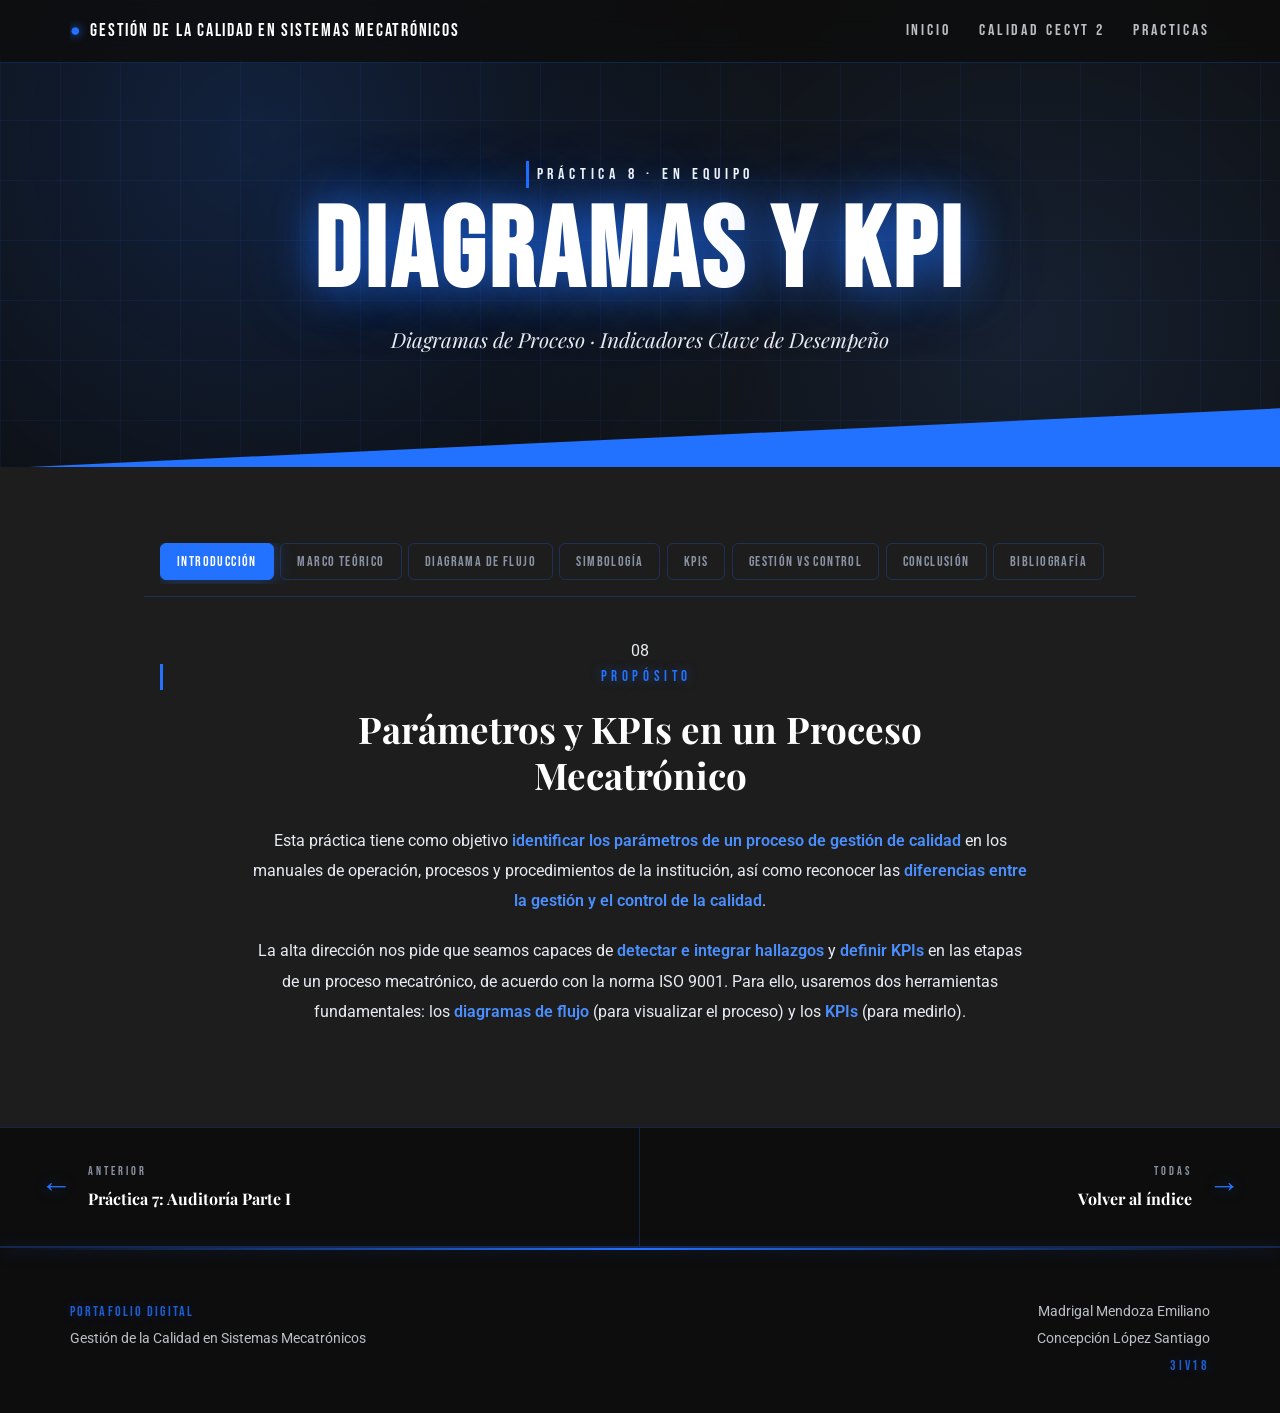
<file: practica-8.html>
<!DOCTYPE html>
<html lang="es">
<head>
  <meta charset="UTF-8">
  <meta name="viewport" content="width=device-width, initial-scale=1.0">
  <title>Práctica 8 | Diagramas de Proceso y KPI</title>
  <meta name="description" content="Práctica 8: Diagramas de Proceso y KPI - Gestión de la Calidad en Sistemas Mecatrónicos">
  <link rel="stylesheet" href="css/styles.css">
  <link rel="preconnect" href="https://fonts.googleapis.com">
  <link rel="preconnect" href="https://fonts.gstatic.com" crossorigin>
  <link href="https://fonts.googleapis.com/css2?family=Bebas+Neue&family=Playfair+Display:wght@400;600;700;900&family=Roboto:wght@300;400;500;700&display=swap" rel="stylesheet">
</head>
<body>

<div class="scroll-progress" id="scrollProgress"></div>

<nav class="top-nav">
  <div class="container">
    <a href="index.html" class="brand">Gestión de la Calidad en Sistemas Mecatrónicos</a>
    <div class="links">
      <a href="index.html">Inicio</a>
      <a href="cecyt2.html">CALIDAD CECYT 2</a>
      <a href="practicas.html">PRACTICAS</a>
    </div>
  </div>
</nav>

<header class="page-hero">
  <div class="container">
    <span class="page-eyebrow reveal">Práctica 8 · En Equipo</span>
    <h1 class="page-title reveal reveal-delay-1">DIAGRAMAS <span class="subtitle-accent">Y KPI</span></h1>
    <p class="page-subtitle reveal reveal-delay-2">
      Diagramas de Proceso · Indicadores Clave de Desempeño
    </p>
  </div>
  <div class="page-hero-shape"></div>
</header>

<main>
  <section class="section practice-content">
    <div class="container container-narrow">
      
      <div class="tabs-wrapper">
        <div class="tabs-scroll">
          <button class="tab-btn active" data-tab="intro">Introducción</button>
          <button class="tab-btn" data-tab="marco">Marco Teórico</button>
          <button class="tab-btn" data-tab="diagrama">Diagrama de Flujo</button>
          <button class="tab-btn" data-tab="simbolos">Simbología</button>
          <button class="tab-btn" data-tab="kpi">KPIs</button>
          <button class="tab-btn" data-tab="comparativa">Gestión vs Control</button>
          <button class="tab-btn" data-tab="conclusion">Conclusión</button>
          <button class="tab-btn" data-tab="biblio">Bibliografía</button>
        </div>
      </div>

      <!-- ===== INTRO ===== -->
      <div class="tab-panel active" id="intro">
        <div class="giant-number reveal">08</div>
        <span class="content-label">Propósito</span>
        <h2 class="content-title">Parámetros y KPIs en un Proceso Mecatrónico</h2>
        <div class="content-body">
          <p>Esta práctica tiene como objetivo <strong>identificar los parámetros de un proceso de gestión de calidad</strong> en los manuales de operación, procesos y procedimientos de la institución, así como reconocer las <strong>diferencias entre la gestión y el control de la calidad</strong>.</p>
          <p>La alta dirección nos pide que seamos capaces de <strong>detectar e integrar hallazgos</strong> y <strong>definir KPIs</strong> en las etapas de un proceso mecatrónico, de acuerdo con la norma ISO 9001. Para ello, usaremos dos herramientas fundamentales: los <strong>diagramas de flujo</strong> (para visualizar el proceso) y los <strong>KPIs</strong> (para medirlo).</p>
        </div>
      </div>

      <!-- ===== MARCO ===== -->
      <div class="tab-panel" id="marco">
        <span class="content-label">Marco Teórico</span>
        <h2 class="content-title">Diagramas de Proceso</h2>
        <div class="content-body">
          <p>El uso de un diagrama como herramienta de trabajo permite <strong>representar gráficamente los procesos</strong> de una empresa y observar las actividades en conjunto, sus relaciones y cualquier incompatibilidad, cuello de botella o fuente de ineficiencias.</p>
        </div>

        <h3 class="sub-title">Ventajas de los Diagramas</h3>
        <div class="audit-concept-grid reveal">
          <div class="audit-concept-card">
            <span class="audit-icon">👥</span>
            <h4>Personal nuevo</h4>
            <p>Muestra las funciones del personal de nuevo ingreso en la empresa o en el puesto.</p>
          </div>
          <div class="audit-concept-card">
            <span class="audit-icon">✅</span>
            <h4>Verificación</h4>
            <p>Permite comparar el proceso real contra el proceso diseñado.</p>
          </div>
          <div class="audit-concept-card">
            <span class="audit-icon">⚠️</span>
            <h4>Detección de fallas</h4>
            <p>Identifica actividades que reducen la calidad y la productividad.</p>
          </div>
          <div class="audit-concept-card">
            <span class="audit-icon">💬</span>
            <h4>Comunicación</h4>
            <p>Facilitan la coordinación y la comunicación entre áreas.</p>
          </div>
          <div class="audit-concept-card">
            <span class="audit-icon">🔧</span>
            <h4>Mejora</h4>
            <p>Facilitan el análisis de opciones de mejoramiento continuo.</p>
          </div>
          <div class="audit-concept-card">
            <span class="audit-icon">📋</span>
            <h4>Estandarización</h4>
            <p>Permiten que todos lean lo mismo e igualen interpretaciones.</p>
          </div>
        </div>

        <h3 class="sub-title">Aspectos Importantes</h3>
        <ul class="feature-list">
          <li>Es indispensable <strong>estandarizar la elaboración de diagramas</strong>.</li>
          <li>Deben contener <strong>palabras y frases entendibles</strong> para cualquier persona.</li>
          <li>Determinar los <strong>límites del proceso</strong>, sus productos e insumos.</li>
          <li>Conservar el <strong>mismo nivel de detalle</strong> en todo el diagrama.</li>
          <li>Verificar que el diagrama esté <strong>acorde a la realidad</strong>.</li>
          <li>Especificar: <strong>fecha, versión y autores</strong> del diagrama.</li>
          <li>Revisar y actualizar <strong>constantemente</strong> el diagrama.</li>
        </ul>
      </div>

      <!-- ===== DIAGRAMA DE FLUJO ===== -->
      <div class="tab-panel" id="diagrama">
        <span class="content-label">Diagrama de Flujo</span>
        <h2 class="content-title">Representación Gráfica del Proceso</h2>
        <div class="content-body">
          <p>Un <strong>diagrama de flujo</strong> es un esquema para representar gráficamente un algoritmo. Se basa en símbolos para representar operaciones específicas, es decir, es la <strong>representación gráfica de las operaciones</strong> que se realizan para resolver un problema, con el orden lógico en que deben realizarse.</p>
          <p>Se les llama diagramas de flujo porque los símbolos se conectan por medio de <strong>flechas</strong> que indican la secuencia de operación. Los símbolos están <strong>normalizados</strong> para que cualquier persona pueda interpretarlos.</p>
        </div>

        <div class="callout callout-blue">
          <span class="callout-icon">📊</span>
          <div>
            <strong>¿Dónde se usan?</strong>
            <p>Principalmente en <strong>programación, economía y procesos industriales</strong>. Son importantes porque permiten visualizar el flujo de datos y analizar los procesos o procedimientos necesarios para cumplir un objetivo.</p>
          </div>
        </div>

        <!-- ================= ESPACIO PARA TU IMAGEN ================= -->
        <h3 class="sub-title" style="margin-top: 3rem;">Nuestro Diagrama: Proceso de Gestión de Calidad</h3>
        <p class="content-lead">Diagrama de flujo elaborado por el equipo para representar el proceso de gestión de calidad en un sistema mecatrónico.</p>

        <div class="diagram-image-wrap">
          <img src="img/diagrama-gestion.png" alt="Diagrama de flujo del proceso de gestión de calidad" loading="lazy">
          <span class="diagram-caption">📌 Diagrama de flujo · Proceso de Gestión de Calidad · Equipo: CONCEPCION LOPEZ SANTIAGO---MADRIGAL MENDOZA EMILIANO----GUZMAN GONZALEZ RAZIEL---VILLANUEVA RUBIO DYLAN</span>
        </div>
        <!-- ========================================================== -->

        <div class="callout callout-pink" style="margin-top: 2rem;">
          <span class="callout-icon">💡</span>
          <div>
            <strong>Observación del equipo:</strong>
            <p>En el diagrama se pueden identificar los <strong>límites del proceso</strong>, las <strong>entradas</strong> (materias primas, información, recursos) y las <strong>salidas</strong> (producto terminado, registros, datos). También se detectan las <strong>decisiones críticas</strong> y los posibles <strong>cuellos de botella</strong> que afectan la calidad.</p>
          </div>
        </div>
      </div>

      <!-- ===== SIMBOLOGÍA ===== -->
      <div class="tab-panel" id="simbolos">
        <span class="content-label">Simbología</span>
        <h2 class="content-title">Símbolos Normalizados del Diagrama de Flujo</h2>
        <p class="content-lead">Haz clic en cada símbolo para conocer su función dentro del proceso.</p>

        <div class="symbols-grid">
          <button class="symbol-card" data-modal="sym-oval">
            <div class="symbol-shape symbol-oval"></div>
            <span class="symbol-name">Óvalo / Elipse</span>
            <span class="symbol-cat">Inicio / Fin</span>
          </button>
          <button class="symbol-card" data-modal="sym-rect">
            <div class="symbol-shape symbol-rect"></div>
            <span class="symbol-name">Rectángulo</span>
            <span class="symbol-cat">Proceso</span>
          </button>
          <button class="symbol-card" data-modal="sym-diamond">
            <div class="symbol-shape symbol-diamond"></div>
            <span class="symbol-name">Rombo</span>
            <span class="symbol-cat">Decisión</span>
          </button>
          <button class="symbol-card" data-modal="sym-parallelogram">
            <div class="symbol-shape symbol-parallelogram"></div>
            <span class="symbol-name">Paralelogramo</span>
            <span class="symbol-cat">Entrada / Salida</span>
          </button>
          <button class="symbol-card" data-modal="sym-document">
            <div class="symbol-shape symbol-document"></div>
            <span class="symbol-name">Documento</span>
            <span class="symbol-cat">Registro</span>
          </button>
          <button class="symbol-card" data-modal="sym-circle">
            <div class="symbol-shape symbol-circle"></div>
            <span class="symbol-name">Círculo</span>
            <span class="symbol-cat">Conector</span>
          </button>
          <button class="symbol-card" data-modal="sym-arrow">
            <div class="symbol-shape symbol-arrow-shape">→</div>
            <span class="symbol-name">Flecha</span>
            <span class="symbol-cat">Flujo</span>
          </button>
          <button class="symbol-card" data-modal="sym-cylinder">
            <div class="symbol-shape symbol-cylinder"></div>
            <span class="symbol-name">Cilindro</span>
            <span class="symbol-cat">Base de datos</span>
          </button>
        </div>
      </div>

      <!-- ===== KPI ===== -->
      <div class="tab-panel" id="kpi">
        <span class="content-label">Indicadores Clave</span>
        <h2 class="content-title">Key Performance Indicators (KPI)</h2>
        <div class="content-body">
          <p>Los <strong>Key Performance Indicators (KPI)</strong> son instrumentos cruciales en la gestión empresarial moderna. Permiten a las organizaciones <strong>medir y monitorear el desempeño</strong> de sus áreas y procesos de forma cuantitativa, proporcionando una visión clara y objetiva del estado de la empresa.</p>
          <p>Su relevancia radica en que facilitan la identificación de <strong>fortalezas, debilidades, oportunidades y amenazas</strong>. Son esenciales para la toma de decisiones estratégicas informadas.</p>
        </div>

        <!-- PIRÁMIDE KPI -->
        <div class="super-info super-info--pyramid">
          <header class="super-info__head">
            <span class="super-info__kicker">◆ Objetivo de los KPI ◆</span>
            <h3 class="super-info__title">La Pirámide de los Indicadores</h3>
            <p class="super-info__sub">Gestión estratégica · Táctica · Operativa</p>
          </header>

          <div class="kpi-pyramid">
            <div class="kpi-level level-estrategico">
              <span class="kpi-level-tag">Estratégico</span>
              <h4>Conocimiento</h4>
              <p>Decisiones organizacionales · Largo plazo</p>
            </div>
            <div class="kpi-level level-tactico">
              <span class="kpi-level-tag">Táctico</span>
              <h4>Información</h4>
              <p>Gestión de áreas · Mediano plazo</p>
            </div>
            <div class="kpi-level level-operativo">
              <span class="kpi-level-tag">Operativo</span>
              <h4>Datos</h4>
              <p>Operación diaria · Corto plazo</p>
            </div>
          </div>
        </div>

        <!-- CICLO KPI -->
        <h3 class="sub-title" style="margin-top: 3rem;">Ciclo de Vida de un KPI</h3>
        <div class="kpi-cycle-grid">
          <div class="kpi-cycle-card">
            <span class="kpi-cycle-num">01</span>
            <span class="kpi-cycle-icon">🎯</span>
            <h4>Definir y planificar</h4>
            <p>Establecer qué se va a medir y por qué.</p>
          </div>
          <div class="kpi-cycle-card">
            <span class="kpi-cycle-num">02</span>
            <span class="kpi-cycle-icon">🚀</span>
            <h4>Alinear y ejecutar</h4>
            <p>Implementar los indicadores en las áreas clave.</p>
          </div>
          <div class="kpi-cycle-card">
            <span class="kpi-cycle-num">03</span>
            <span class="kpi-cycle-icon">📊</span>
            <h4>Medir y analizar</h4>
            <p>Recolectar datos y comparar contra metas.</p>
          </div>
          <div class="kpi-cycle-card">
            <span class="kpi-cycle-num">04</span>
            <span class="kpi-cycle-icon">🔄</span>
            <h4>Revisar y refinar</h4>
            <p>Ajustar y mejorar los indicadores.</p>
          </div>
        </div>

        <!-- CLICHÉS -->
        <h3 class="sub-title" style="margin-top: 3rem;">Clichés de los KPI</h3>
        <p class="content-lead">Frases célebres que resumen la importancia de medir.</p>
        <div class="cliches-grid">
          <div class="cliche-card"><span>📌</span><p>Obtienes lo que mides</p></div>
          <div class="cliche-card"><span>🎯</span><p>Lo que mides es lo que obtienes</p></div>
          <div class="cliche-card"><span>🔒</span><p>Lo que no se puede medir no se puede controlar</p></div>
          <div class="cliche-card"><span>📈</span><p>Lo que no se puede controlar no se puede mejorar</p></div>
          <div class="cliche-card"><span>🗣️</span><p>Dime cómo seré medido y te diré cuál será mi desempeño</p></div>
          <div class="cliche-card"><span>💩</span><p>Basura entra, basura sale</p></div>
          <div class="cliche-card"><span>🎮</span><p>Si no lo mides, es solo un hobby</p></div>
        </div>

        <!-- CARACTERÍSTICAS KPI -->
        <h3 class="sub-title" style="margin-top: 3rem;">Características de un KPI</h3>
        <div class="data-summary">
          <div class="ds-item"><span>Origen</span><strong>in-dicare</strong></div>
          <div class="ds-item"><span>Función</span><strong>Señalar</strong></div>
          <div class="ds-item"><span>Base</span><strong>2 datos</strong></div>
          <div class="ds-item"><span>BSC</span><strong>25-35</strong></div>
          <div class="ds-item"><span>OKR</span><strong>9-25</strong></div>
        </div>

        <ul class="feature-list">
          <li>Proviene del latín <strong>in-dicare</strong> ("decir algo del interior").</li>
          <li>Relación entre <strong>2 datos</strong> (normalmente métricas).</li>
          <li>Asociados a <strong>factores clave</strong> del desempeño.</li>
          <li>Según Parmenter, son <strong>medidas focalizadas</strong> en los aspectos más críticos del éxito organizacional.</li>
          <li>Para BSC: entre <strong>25 y 35 medidas</strong> (1.5 por objetivo).</li>
          <li>Para OKR: entre <strong>9 y 25 medidas</strong> (3 a 5 objetivos).</li>
        </ul>
      </div>

      <!-- ===== GESTIÓN VS CONTROL ===== -->
      <div class="tab-panel" id="comparativa">
        <span class="content-label">Comparativa</span>
        <h2 class="content-title">Gestión de la Calidad vs Control de la Calidad</h2>
        <p class="content-lead">La diferencia clave entre estos dos conceptos que a veces se confunden.</p>

        <div class="vs-layout">
          <div class="vs-row">
            <div class="vs-card vs-gestion">
              <span class="vs-tag">Gestión de la Calidad</span>
              <h4>🎯 Enfoque estratégico</h4>
              <ul>
                <li>Se enfoca en <strong>planificar, dirigir y mejorar</strong>.</li>
                <li>Actúa <strong>antes y durante</strong> el proceso.</li>
                <li>Involucra a <strong>toda la organización</strong>.</li>
                <li>Busca la <strong>mejora continua</strong>.</li>
                <li>Usa KPIs y indicadores estratégicos.</li>
                <li>Es responsabilidad de la <strong>alta dirección</strong>.</li>
              </ul>
            </div>
            <div class="vs-card vs-control">
              <span class="vs-tag">Control de la Calidad</span>
              <h4>🔬 Enfoque operativo</h4>
              <ul>
                <li>Se enfoca en <strong>verificar y corregir</strong>.</li>
                <li>Actúa <strong>al final</strong> del proceso (inspección).</li>
                <li>Involucra al <strong>personal operativo</strong>.</li>
                <li>Busca la <strong>conformidad del producto</strong>.</li>
                <li>Usa <strong>herramientas estadísticas</strong> (gráficas, histogramas).</li>
                <li>Es responsabilidad del <strong>departamento de calidad</strong>.</li>
              </ul>
            </div>
          </div>

          <div class="callout callout-blue" style="margin-top: 2rem;">
            <span class="callout-icon">💡</span>
            <div>
              <strong>En resumen:</strong>
              <p>La <strong>gestión</strong> es "hacer las cosas bien" (planificar la calidad). El <strong>control</strong> es "verificar que se hicieron bien" (comprobar la calidad). Ambas son necesarias para un sistema de calidad completo.</p>
            </div>
          </div>
        </div>
      </div>

      <!-- ===== CONCLUSIÓN ===== -->
      <div class="tab-panel" id="conclusion">
        <span class="content-label">Conclusión en Equipo</span>
        <h2 class="content-title">CONCLUSION</h2>
        
        <div class="team-conclusion-box">
          <p>Como equipo, después de analizar los diagramas de proceso y los KPIs, llegamos a la siguiente reflexión:</p>

          <p><strong></strong> Los diagramas de flujo son el <strong>mapa de navegación</strong> de cualquier proceso mecatrónico. Sin ellos, no podemos identificar dónde se generan los cuellos de botella ni dónde aplicar mejoras. La estandarización de la simbología es vital para que todos los ingenieros, operarios y directivos "lean" el mismo proceso de la misma forma.</p>

          <p><strong></strong> Los KPIs son la <strong>brújula estratégica</strong> de la organización. Sin indicadores cuantitativos, la dirección navega a ciegas. La pirámide KPI (estratégico, táctico, operativo) nos muestra que cada nivel necesita distintos tipos de información para tomar decisiones.</p>

          <p><strong>En conjunto:</strong> Los diagramas y los KPIs <strong>no son herramientas aisladas</strong>; se complementan. El diagrama nos dice <em>qué</em> se hace y <em>cómo</em>; los KPIs nos dicen <em>qué tan bien</em> se está haciendo. Juntos forman el sistema nervioso de una gestión de calidad efectiva, alineado con los requisitos de la norma ISO 9001.</p>

          <p>Finalmente, entendimos que la diferencia entre <strong>gestión</strong> y <strong>control</strong> es fundamental: la primera planifica y dirige; el segundo verifica y corrige. Ambas son caras de la misma moneda y ninguna puede existir sin la otra.</p>
        </div>
      </div>

      <!-- ===== BIBLIOGRAFÍA ===== -->
      <div class="tab-panel" id="biblio">
        <span class="content-label">Referencias</span>
        <h2 class="content-title">Bibliografía</h2>
        <ul class="bibliography">
          <li>International Organization for Standardization. (2015). <em>ISO 9001:2015 Sistemas de gestión de la calidad — Requisitos</em>. ISO.</li>
          <li>Parmenter, D. (2015). <em>Key Performance Indicators: Developing, Implementing, and Using Winning KPIs</em> (3rd ed.). Wiley.</li>
          <li>Kaplan, R. S., & Norton, D. P. (1996). <em>The Balanced Scorecard: Translating Strategy into Action</em>. Harvard Business School Press.</li>
          <li>Instituto Politécnico Nacional. (2024). <em>Gestión de la Calidad en Sistemas Mecatrónicos: Práctica 8. Diagramas de Proceso y KPI</em>. CECyT No. 2 "Miguel Bernard".</li>
        </ul>
      </div>

    </div>
  </section>

  <!-- ===== NAV ENTRE PRÁCTICAS ===== -->
  <section class="practice-nav">
    <a href="practica-7.html" class="practice-nav-btn back">
      <span class="nav-arrow">←</span>
      <span class="nav-text">
        <small>Anterior</small>
        <strong>Práctica 7: Auditoría Parte I</strong>
      </span>
    </a>
    <a href="practicas.html" class="practice-nav-btn next">
      <span class="nav-text">
        <small>Todas</small>
        <strong>Volver al índice</strong>
      </span>
      <span class="nav-arrow">→</span>
    </a>
  </section>

</main>

<footer class="footer">
  <div class="container">
    <div class="footer-left">
      <p class="footer-brand">Portafolio Digital</p>
      <p>Gestión de la Calidad en Sistemas Mecatrónicos</p>
    </div>
    <div class="footer-right">
      <p>Madrigal Mendoza Emiliano</p>
      <p>Concepción López Santiago</p>
      <p class="footer-group">3IV18</p>
    </div>
  </div>
</footer>

<button class="back-top" id="backTop" aria-label="Volver arriba">↑</button>

<!-- ===== MODAL OVERLAY (para los símbolos interactivos) ===== -->
<div class="modal-overlay" id="modalOverlay" aria-hidden="true">
  <div class="modal" role="dialog" aria-modal="true">
    <button class="modal-close" id="modalClose" aria-label="Cerrar">✕</button>
    <div class="modal-body" id="modalBody"></div>
  </div>
</div>

<!-- ===== CONTENIDO DE MODALES: SIMBOLOGÍA ===== -->
<div class="modal-source" id="sym-oval">
  <span class="modal-kicker">Símbolo 01</span>
  <h3 class="modal-title">⬭ Óvalo / Elipse</h3>
  <p><strong>Función:</strong> Marca el <strong>inicio y el fin</strong> de un diagrama de flujo.</p>
  <p>Se coloca siempre al principio y al final del proceso. Suele llevar la palabra "Inicio" o "Fin" en su interior.</p>
</div>

<div class="modal-source" id="sym-rect">
  <span class="modal-kicker">Símbolo 02</span>
  <h3 class="modal-title">▭ Rectángulo</h3>
  <p><strong>Función:</strong> Representa un <strong>proceso, acción o actividad</strong>.</p>
  <p>Es el símbolo más utilizado. Dentro se escribe la acción a ejecutar (ej. "Inspeccionar pieza", "Calibrar sensor").</p>
</div>

<div class="modal-source" id="sym-diamond">
  <span class="modal-kicker">Símbolo 03</span>
  <h3 class="modal-title">◇ Rombo</h3>
  <p><strong>Función:</strong> Representa una <strong>decisión o bifurcación</strong>.</p>
  <p>Tiene una entrada y dos salidas (Sí/No). Se usa cuando el proceso debe elegir entre dos caminos según una condición.</p>
</div>

<div class="modal-source" id="sym-parallelogram">
  <span class="modal-kicker">Símbolo 04</span>
  <h3 class="modal-title">▱ Paralelogramo</h3>
  <p><strong>Función:</strong> Representa la <strong>entrada o salida de datos</strong>.</p>
  <p>Se usa para indicar que el proceso recibe información (input) o la entrega (output). Ej. "Leer sensor", "Imprimir reporte".</p>
</div>

<div class="modal-source" id="sym-document">
  <span class="modal-kicker">Símbolo 05</span>
  <h3 class="modal-title">📄 Documento</h3>
  <p><strong>Función:</strong> Representa un <strong>documento o registro</strong> generado en el proceso.</p>
  <p>Ej. "Registrar inspección", "Archivar reporte", "Emitir certificado".</p>
</div>

<div class="modal-source" id="sym-circle">
  <span class="modal-kicker">Símbolo 06</span>
  <h3 class="modal-title">◯ Círculo / Conector</h3>
  <p><strong>Función:</strong> Es un <strong>conector</strong> que une partes del diagrama cuando el flujo continúa en otra página o sección.</p>
  <p>Suele contener una letra o número para identificar la conexión.</p>
</div>

<div class="modal-source" id="sym-arrow">
  <span class="modal-kicker">Símbolo 07</span>
  <h3 class="modal-title">→ Flecha</h3>
  <p><strong>Función:</strong> Indica la <strong>dirección del flujo</strong> del proceso.</p>
  <p>Conecta los símbolos y muestra el orden lógico en el que se ejecutan las operaciones.</p>
</div>

<div class="modal-source" id="sym-cylinder">
  <span class="modal-kicker">Símbolo 08</span>
  <h3 class="modal-title">🗄️ Cilindro</h3>
  <p><strong>Función:</strong> Representa una <strong>base de datos o almacenamiento</strong>.</p>
  <p>Se usa cuando el proceso guarda o consulta información en un sistema o repositorio.</p>
</div>

<script src="js/main.js"></script>
<script>
  // Tabs
  document.querySelectorAll('.tab-btn').forEach(btn => {
    btn.addEventListener('click', () => {
      const tabId = btn.getAttribute('data-tab');
      const parent = btn.closest('.tabs-wrapper').parentElement;
      
      parent.querySelectorAll('.tab-btn').forEach(b => b.classList.remove('active'));
      parent.querySelectorAll('.tab-panel').forEach(p => p.classList.remove('active'));
      
      btn.classList.add('active');
      const panel = parent.querySelector(`#${tabId}`);
      if (panel) panel.classList.add('active');
    });
  });
</script>
</body>
</html>
</file>
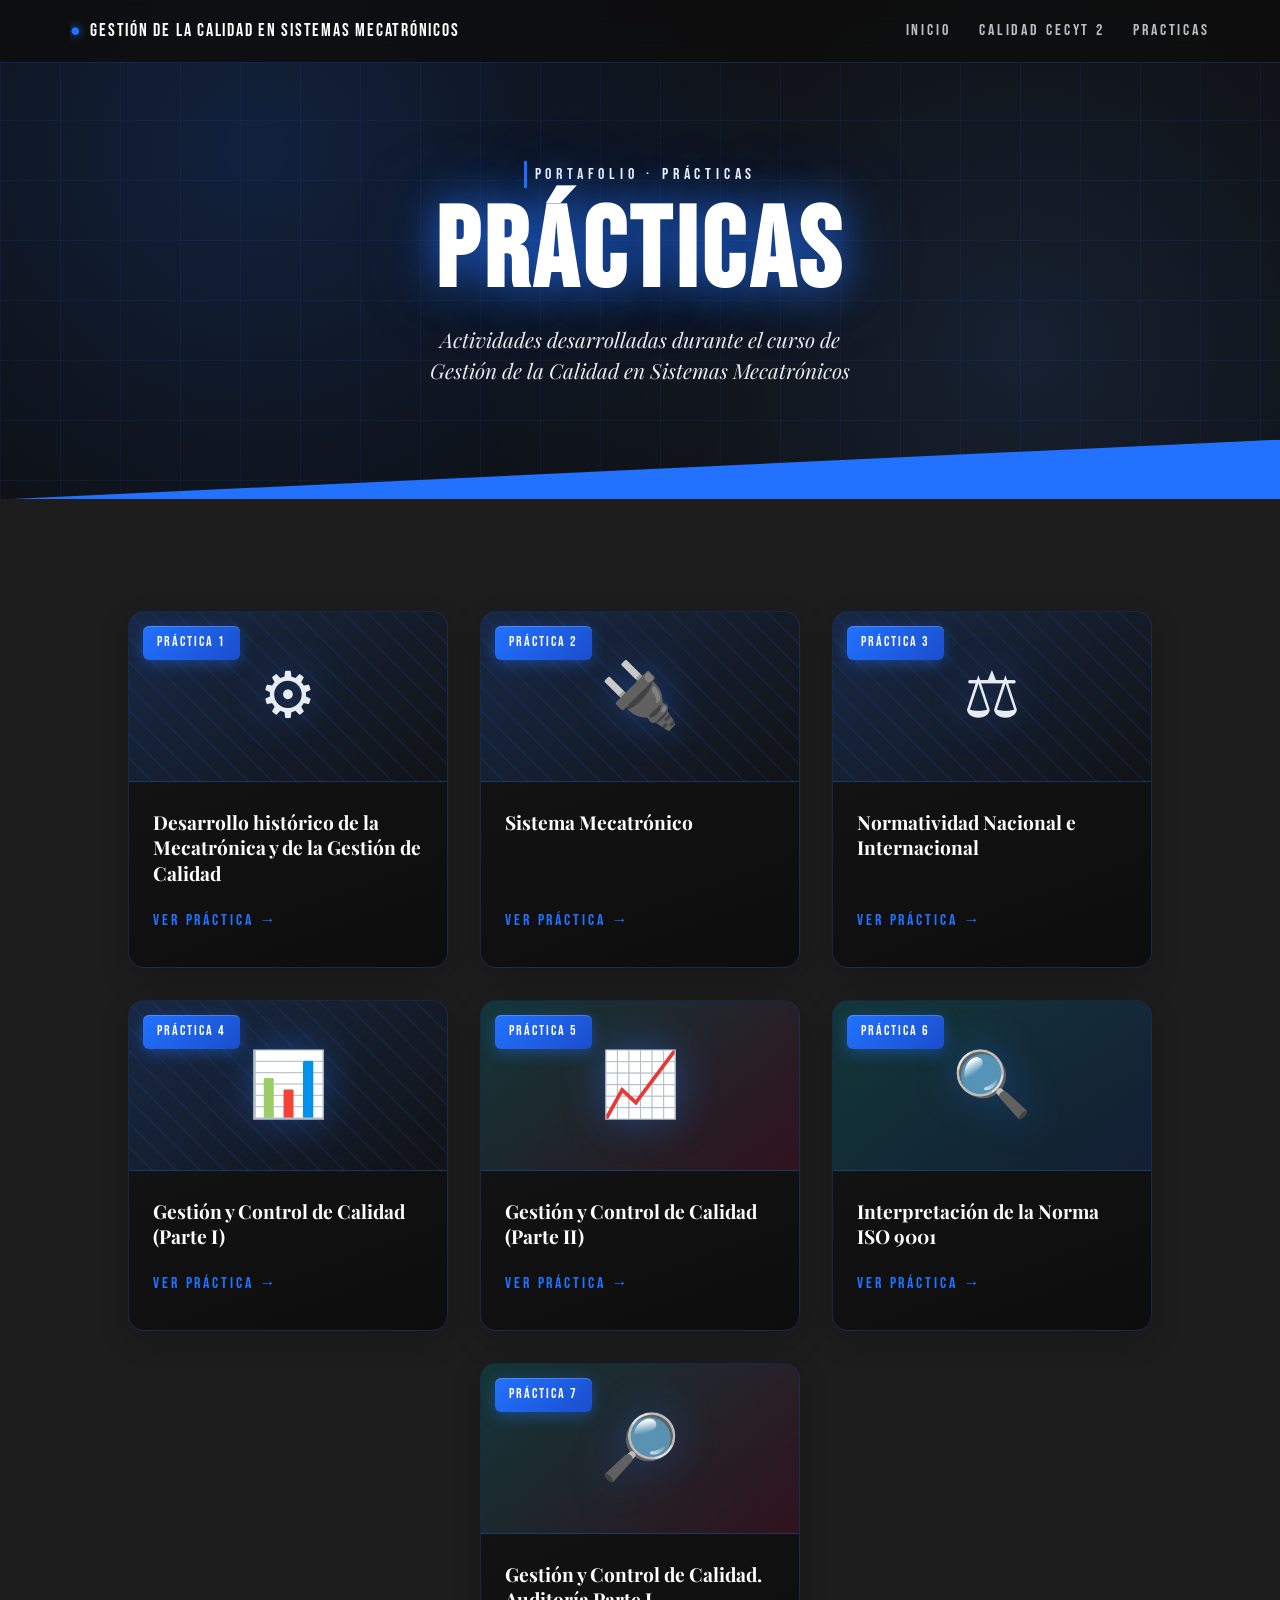
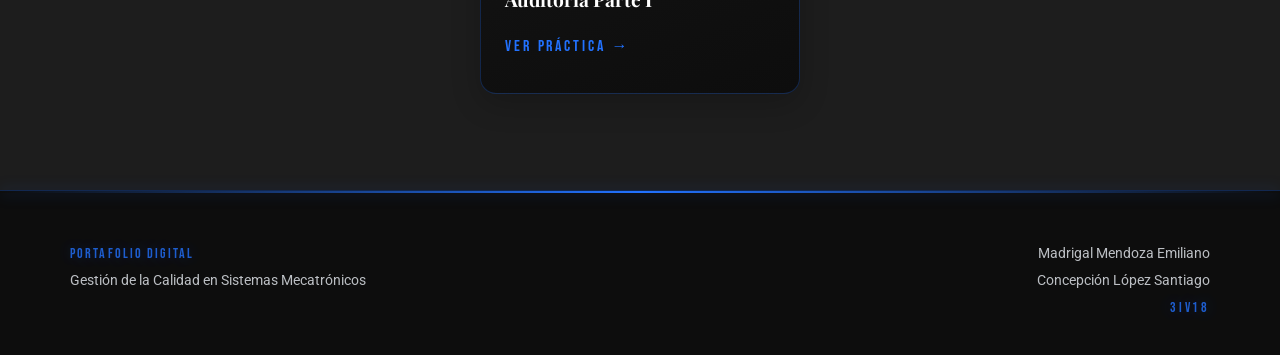
<file: practicas.html>
<!DOCTYPE html>
<html lang="es">
<head>
  <meta charset="UTF-8">
  <meta name="viewport" content="width=device-width, initial-scale=1.0">
  <title>Prácticas | Portafolio Gestión de la Calidad</title>
  <meta name="description" content="Prácticas del curso de Gestión de la Calidad en Sistemas Mecatrónicos - CECyT No. 2">
  <link rel="stylesheet" href="css/styles.css">
  <link rel="preconnect" href="https://fonts.googleapis.com">
  <link rel="preconnect" href="https://fonts.gstatic.com" crossorigin>
  <link href="https://fonts.googleapis.com/css2?family=Bebas+Neue&family=Playfair+Display:wght@400;600;700;900&family=Roboto:wght@300;400;500;700&display=swap" rel="stylesheet">
  <style>
    /* Estilo local para centrar la última fila de tarjetas */
    .practices-grid {
      display: flex;
      flex-wrap: wrap;
      justify-content: center;
      gap: 2rem;
      margin-top: 1rem;
    }
    .practice-card {
      width: 100%;
      max-width: 320px; /* Tamaño fijo para que se vean simétricas */
    }
  </style>
</head>
<body>

<div class="scroll-progress" id="scrollProgress"></div>

<nav class="top-nav">
  <div class="container">
    <a href="index.html" class="brand">Gestión de la Calidad en Sistemas Mecatrónicos</a>
    <div class="links">
      <a href="index.html">Inicio</a>
      <a href="cecyt2.html">CALIDAD CECYT 2</a> <!-- NUEVO BOTÓN -->
      <a href="practicas.html">PRACTICAS</a>
    </div>
  </div>
</nav>

<header class="page-hero">
  <div class="container">
    <span class="page-eyebrow reveal">Portafolio · Prácticas</span>
    <h1 class="page-title reveal reveal-delay-1">PRÁCTICAS</h1>
    <p class="page-subtitle reveal reveal-delay-2">
      Actividades desarrolladas durante el curso de<br>
      Gestión de la Calidad en Sistemas Mecatrónicos
    </p>
  </div>
  <div class="page-hero-shape"></div>
</header>

<main>
  <section class="section practices-section">
    <div class="container">
      <div class="practices-grid">

        <!-- PRÁCTICA 1 -->
        <a href="practica-1.html" class="practice-card reveal">
          <div class="practice-img practice-img-blue">
            <span class="practice-img-icon">⚙️</span>
            <span class="practice-img-tag">PRÁCTICA 1</span>
          </div>
          <div class="practice-body">
            <h3>Desarrollo histórico de la Mecatrónica y de la Gestión de Calidad</h3>
            <span class="practice-link">Ver práctica →</span>
          </div>
        </a>

        <!-- PRÁCTICA 2 -->
        <a href="practica-2.html" class="practice-card reveal reveal-delay-1">
          <div class="practice-img practice-img-blue">
            <span class="practice-img-icon">🔌</span>
            <span class="practice-img-tag">PRÁCTICA 2</span>
          </div>
          <div class="practice-body">
            <h3>Sistema Mecatrónico</h3>
            <span class="practice-link">Ver práctica →</span>
          </div>
        </a>

        <!-- PRÁCTICA 3 -->
        <a href="practica-3.html" class="practice-card reveal reveal-delay-2">
          <div class="practice-img practice-img-cream">
            <span class="practice-img-icon">⚖️</span>
            <span class="practice-img-tag">PRÁCTICA 3</span>
          </div>
          <div class="practice-body">
            <h3>Normatividad Nacional e Internacional</h3>
            <span class="practice-link">Ver práctica →</span>
          </div>
        </a>

        <!-- PRÁCTICA 4 -->
        <a href="practica-4.html" class="practice-card reveal reveal-delay-3">
          <div class="practice-img practice-img-blue">
            <span class="practice-img-icon">📊</span>
            <span class="practice-img-tag">PRÁCTICA 4</span>
          </div>
          <div class="practice-body">
            <h3>Gestión y Control de Calidad (Parte I)</h3>
            <span class="practice-link">Ver práctica →</span>
          </div>
        </a>

        <!-- PRÁCTICA 5 (NUEVA) -->
        <a href="practica-5.html" class="practice-card reveal reveal-delay-3">
          <div class="practice-img practice-img-blue" style="background: linear-gradient(135deg, rgba(0, 240, 255, 0.15) 0%, rgba(233, 30, 99, 0.15) 100%);">
            <span class="practice-img-icon">📈</span>
            <span class="practice-img-tag">PRÁCTICA 5</span>
          </div>
          <div class="practice-body">
            <h3>Gestión y Control de Calidad (Parte II)</h3>
            <span class="practice-link">Ver práctica →</span>
          </div>
        </a>
              <!-- PRÁCTICA 6 (NUEVA) -->
        <a href="practica-6.html" class="practice-card reveal reveal-delay-3">
          <div class="practice-img practice-img-blue" style="background: linear-gradient(135deg, rgba(0, 240, 255, 0.15) 0%, rgba(34, 114, 255, 0.15) 100%);">
            <span class="practice-img-icon">🔍</span>
            <span class="practice-img-tag">PRÁCTICA 6</span>
          </div>
          <div class="practice-body">
            <h3>Interpretación de la Norma ISO 9001</h3>
            <span class="practice-link">Ver práctica →</span>
          </div>
        </a>
                <!-- PRÁCTICA 7 (NUEVA) -->
        <a href="practica-7.html" class="practice-card reveal reveal-delay-3">
          <div class="practice-img practice-img-blue" style="background: linear-gradient(135deg, rgba(0, 240, 255, 0.15) 0%, rgba(233, 30, 99, 0.15) 100%);">
            <span class="practice-img-icon">🔎</span>
            <span class="practice-img-tag">PRÁCTICA 7</span>
          </div>
          <div class="practice-body">
            <h3>Gestión y Control de Calidad. Auditoría Parte I</h3>
            <span class="practice-link">Ver práctica →</span>
          </div>
        </a>

      </div>
    </div>
  </section>
</main>

<footer class="footer">
  <div class="container">
    <div class="footer-left">
      <p class="footer-brand">Portafolio Digital</p>
      <p>Gestión de la Calidad en Sistemas Mecatrónicos</p>
    </div>
    <div class="footer-right">
      <p>Madrigal Mendoza Emiliano</p>
      <p>Concepción López Santiago</p>
      <p class="footer-group">3IV18</p>
    </div>
  </div>
</footer>

<button class="back-top" id="backTop" aria-label="Volver arriba">↑</button>
<script src="js/main.js"></script>
</body>
</html>
</file>
<file: css/styles.css>
/* ===== VARIABLES ===== */
:root {
  --black: #1d1d1d;
  --black-deep: #0d0d0d;
  --black-soft: #161616;
  --neon: #2272ff;
  --neon-bright: #4a8fff;
  --neon-glow: rgba(34, 114, 255, 0.4);
  --neon-soft: rgba(34, 114, 255, 0.12);
  --white: #ffffff;
  --text: #e8ecf2;
  --text-muted: #8a93a4;
  --border: rgba(34, 114, 255, 0.25);
  --border-soft: rgba(255, 255, 255, 0.08);
  --radius: 8px;
}

* { box-sizing: border-box; margin: 0; padding: 0; }
html { scroll-behavior: smooth; }
body {
  font-family: 'Roboto', system-ui, -apple-system, sans-serif;
  color: var(--text);
  background: var(--black);
  line-height: 1.7;
  -webkit-font-smoothing: antialiased;
  overflow-x: hidden;
}
img { max-width: 100%; display: block; }
.container { width: min(1140px, 92%); margin-inline: auto; }

/* ===== BARRA DE PROGRESO ===== */
.scroll-progress {
  position: fixed; top: 0; left: 0; width: 0%; height: 3px;
  background: var(--neon);
  box-shadow: 0 0 12px var(--neon-glow), 0 0 4px var(--neon);
  z-index: 999; transition: width 0.1s ease-out;
}

/* ===== NAV ===== */
.top-nav {
  position: fixed; top: 0; left: 0; right: 0; z-index: 200;
  background: rgba(13, 13, 13, 0.85);
  backdrop-filter: blur(12px);
  border-bottom: 1px solid var(--border);
}
.top-nav .container {
  display: flex; align-items: center; justify-content: space-between;
  padding: 1rem 0; gap: 1rem;
}
.top-nav .brand {
  font-family: 'Bebas Neue', sans-serif;
  font-size: 1.1rem; letter-spacing: 0.1em;
  color: var(--white); text-decoration: none;
  white-space: nowrap; overflow: hidden; text-overflow: ellipsis;
}
.top-nav .brand::before {
  content: "●"; color: var(--neon);
  margin-right: 0.5rem; text-shadow: 0 0 10px var(--neon);
}
.top-nav .links {
  display: flex; gap: 1.75rem;
  font-family: 'Bebas Neue', sans-serif;
  font-size: 1rem; letter-spacing: 0.18em;
}
.top-nav .links a {
  color: var(--text); text-decoration: none;
  opacity: 0.8; transition: opacity 0.2s, color 0.2s;
  position: relative;
}
.top-nav .links a::after {
  content: ""; position: absolute; bottom: -6px; left: 0;
  width: 0; height: 1px; background: var(--neon);
  box-shadow: 0 0 8px var(--neon); transition: width 0.3s;
}
.top-nav .links a:hover,
.top-nav .links a.active { opacity: 1; color: var(--neon); }
.top-nav .links a:hover::after,
.top-nav .links a.active::after { width: 100%; }

/* ===== HERO ===== */
.hero {
  position: relative; min-height: 100vh;
  background: var(--black-deep); overflow: hidden; color: var(--white);
}
.hero::before {
  content: ""; position: absolute; inset: 0;
  background: linear-gradient(135deg, #1a4ecc 0%, var(--neon) 60%, #4a8fff 100%);
  clip-path: polygon(0 0, 100% 0, 100% 58%, 0 78%);
  z-index: 0; opacity: 0.95;
}
.hero::after {
  content: ""; position: absolute; inset: 0;
  background-image:
    linear-gradient(rgba(34, 114, 255, 0.08) 1px, transparent 1px),
    linear-gradient(90deg, rgba(34, 114, 255, 0.08) 1px, transparent 1px),
    radial-gradient(circle at 20% 30%, rgba(34, 114, 255, 0.2) 0%, transparent 50%),
    radial-gradient(circle at 80% 70%, rgba(74, 143, 255, 0.15) 0%, transparent 50%);
  background-size: 60px 60px, 60px 60px, 100% 100%, 100% 100%;
  z-index: 1; pointer-events: none;
}
.hero .container { position: relative; z-index: 2; }
.hero-content { padding-top: 20vh; padding-bottom: 12vh; max-width: 800px; }
.hero-eyebrow {
  font-family: 'Bebas Neue', sans-serif; font-size: 1rem;
  letter-spacing: 0.35em; color: var(--white);
  display: inline-block; margin-bottom: 1.5rem;
  padding-left: 0.5rem; border-left: 3px solid var(--white);
}
.hero-title {
  font-family: 'Bebas Neue', sans-serif;
  font-size: clamp(3.2rem, 11vw, 8rem);
  line-height: 0.9; letter-spacing: 0.02em;
  margin-bottom: 1.5rem; color: var(--white);
  text-shadow: 0 0 40px rgba(34, 114, 255, 0.6), 0 0 80px rgba(34, 114, 255, 0.3);
  white-space: nowrap;
}
.hero-subtitle {
  font-family: 'Playfair Display', Georgia, serif;
  font-style: italic; font-size: clamp(1.2rem, 2.5vw, 1.8rem);
  font-weight: 400; line-height: 1.3;
  color: var(--white); opacity: 0.95; max-width: 550px;
}

/* ===== BADGE ===== */
.hero-badge {
  position: absolute; top: 15%; right: 6%;
  z-index: 3; animation: badge-float 7s ease-in-out infinite;
  will-change: transform;
}
@keyframes badge-float {
  0%, 100% { transform: translateY(0) rotate(-6deg); }
  50% { transform: translateY(-10px) rotate(-3deg); }
}
.badge-inner {
  width: 150px; height: 150px; border-radius: 50%;
  background: var(--black-deep); border: 2px solid var(--neon);
  display: flex; flex-direction: column;
  align-items: center; justify-content: center;
  color: var(--neon); font-family: 'Bebas Neue', sans-serif;
  box-shadow: 0 0 30px var(--neon-glow), 0 0 60px rgba(34, 114, 255, 0.3),
    inset 0 0 20px rgba(34, 114, 255, 0.2);
}
.badge-num { font-size: 2.5rem; line-height: 1; letter-spacing: 0.05em; text-shadow: 0 0 15px var(--neon); }
.badge-label { font-size: 0.85rem; letter-spacing: 0.25em; margin-top: 0.3rem; color: var(--white); opacity: 0.85; }

/* ===== INFO HERO ===== */
.hero-info { margin-top: 2.5rem; color: var(--white); font-family: 'Roboto', sans-serif; font-size: 0.95rem; line-height: 1.7; }
.hero-info .info-title {
  font-family: 'Bebas Neue', sans-serif; font-size: 1.1rem;
  letter-spacing: 0.25em; color: var(--white); margin-bottom: 0.4rem;
  border-bottom: 2px solid var(--neon); padding-bottom: 0.3rem;
  display: inline-block; text-shadow: 0 0 10px var(--neon-glow);
}
.hero-info p { opacity: 0.95; margin: 0; }

/* ===== PARTÍCULAS ===== */
.particles { position: absolute; inset: 0; pointer-events: none; z-index: 1; }
.particle {
  position: absolute; background: var(--neon-bright); border-radius: 50%;
  box-shadow: 0 0 6px var(--neon), 0 0 12px var(--neon-glow);
  animation: float linear infinite;
  will-change: transform, opacity;
}
@keyframes float {
  0% { transform: translateY(0) translateX(0); opacity: 0; }
  15% { opacity: 0.9; }
  85% { opacity: 0.9; }
  100% { transform: translateY(-120vh) translateX(15px); opacity: 0; }
}

/* ===== INDICADOR SCROLL ===== */
.scroll-indicator {
  position: absolute; bottom: 30px; left: 50%;
  transform: translateX(-50%); color: var(--white);
  font-size: 2rem; font-weight: 700;
  animation: bounce 2s infinite; z-index: 3;
  text-decoration: none; text-shadow: 0 0 15px var(--neon);
}
@keyframes bounce {
  0%, 20%, 50%, 80%, 100% { transform: translateX(-50%) translateY(0); }
  40% { transform: translateX(-50%) translateY(-12px); }
  60% { transform: translateX(-50%) translateY(-6px); }
}

/* ===== SECCIONES ===== */
.section { padding: 6rem 0; position: relative; background: var(--black); }
.section-cream { background: var(--black-soft); }
.section-cream::before {
  content: ""; position: absolute; top: 0; left: 0; right: 0;
  height: 1px; background: linear-gradient(90deg, transparent, var(--neon), transparent);
}

/* ===== CINTA ===== */
.section-head { margin-bottom: 3rem; display: flex; justify-content: flex-start; }
.ribbon {
  display: inline-block; position: relative;
  background: var(--neon); color: var(--white);
  font-family: 'Bebas Neue', sans-serif; font-size: 1.8rem;
  letter-spacing: 0.15em; padding: 0.5rem 2.5rem;
  transform: rotate(-2deg);
  box-shadow: 4px 4px 0 rgba(0, 0, 0, 0.5), 0 0 20px var(--neon-glow);
}
.ribbon::before, .ribbon::after {
  content: ""; position: absolute; top: 0; bottom: 0;
  width: 20px; background: var(--neon);
}
.ribbon::before { left: -20px; clip-path: polygon(100% 0, 100% 100%, 0 50%); }
.ribbon::after { right: -20px; clip-path: polygon(0 0, 0 100%, 100% 50%); }

/* ===== SPLIT ===== */
.split { display: grid; grid-template-columns: 1fr 1fr; gap: 4rem; align-items: center; }
.split.reverse { direction: rtl; }
.split.reverse > * { direction: ltr; }
.split h2 {
  font-family: 'Playfair Display', Georgia, serif;
  font-size: clamp(1.6rem, 3vw, 2.3rem);
  color: var(--white); font-weight: 700;
  line-height: 1.25; margin-bottom: 1.25rem;
}
.split p { color: var(--text-muted); margin-bottom: 1rem; font-size: 1rem; }
.split p strong { color: var(--neon-bright); font-weight: 600; }
.media { position: relative; padding: 1rem; }
.media img {
  border-radius: 4px;
  box-shadow: 12px 12px 0 var(--neon), 12px 12px 0 1px rgba(0, 0, 0, 0.4), 0 0 40px var(--neon-glow);
  width: 100%; height: auto; transition: transform 0.4s ease;
}
.media:hover img { transform: translate(-4px, -4px); }
.media.logo img {
  box-shadow: 0 0 40px var(--neon-glow);
  max-width: 240px; margin: 0 auto; padding: 1rem;
  border: 2px dashed var(--neon); border-radius: 50%;
  background: var(--black-deep);
}

/* ===== ESTADÍSTICAS ===== */
.stats {
  position: relative; background: var(--black-deep); color: var(--white);
  padding: 5rem 0; overflow: hidden;
  border-top: 1px solid var(--border); border-bottom: 1px solid var(--border);
}
.stats::before {
  content: ""; position: absolute; inset: 0;
  background:
    linear-gradient(rgba(34, 114, 255, 0.05) 1px, transparent 1px),
    linear-gradient(90deg, rgba(34, 114, 255, 0.05) 1px, transparent 1px);
  background-size: 40px 40px; pointer-events: none;
}
.stats-grid {
  position: relative; display: grid;
  grid-template-columns: repeat(auto-fit, minmax(180px, 1fr));
  gap: 2rem; text-align: center;
}
.stat { position: relative; padding: 1.5rem 0; }
.stat:not(:last-child)::after {
  content: ""; position: absolute; right: -1rem; top: 20%; bottom: 20%;
  width: 1px; background: var(--border);
}
.stat .num {
  font-family: 'Bebas Neue', sans-serif; font-size: 4.5rem;
  font-weight: 400; color: var(--neon); display: block;
  line-height: 1; letter-spacing: 0.05em;
  text-shadow: 0 0 25px var(--neon-glow);
}
.stat .label {
  font-family: 'Bebas Neue', sans-serif; font-size: 0.95rem;
  opacity: 0.85; margin-top: 0.5rem; letter-spacing: 0.2em;
  text-transform: uppercase; display: block; color: var(--text-muted);
}

/* ===== TOPICS ===== */
.topics-grid { display: grid; grid-template-columns: repeat(auto-fit, minmax(240px, 1fr)); gap: 1.5rem; margin-top: 2.5rem; }
.topic-card {
  position: relative;
  background: linear-gradient(160deg, var(--black-soft), var(--black-deep));
  border: 1px solid var(--border); border-radius: 16px;
  padding: 2.5rem 1.5rem 1.75rem; overflow: hidden;
  transition: all 0.4s cubic-bezier(0.2, 0.9, 0.3, 1.2);
  box-shadow: 0 8px 25px rgba(0,0,0,0.2);
}
.topic-card::before {
  content: ""; position: absolute; top: 0; right: 0;
  width: 80px; height: 80px;
  background: linear-gradient(135deg, #2272ff, #4a8fff);
  clip-path: polygon(100% 0, 0 0, 100% 100%); opacity: 0.9;
  transition: all 0.4s;
}
.topic-card:hover {
  transform: translateY(-10px) scale(1.02);
  border-color: var(--neon);
  box-shadow: 0 20px 50px rgba(0,0,0,0.4), 0 0 40px var(--neon-glow);
}
.topic-card:hover::before { width: 100px; height: 100px; }
.topic-num {
  position: absolute; top: 0.75rem; right: 1rem;
  font-family: 'Bebas Neue', sans-serif; font-size: 1.2rem;
  color: var(--white); z-index: 2; letter-spacing: 0.1em;
  text-shadow: 0 2px 8px rgba(0,0,0,0.4);
}
.topic-card .icon { font-size: 3rem; margin-bottom: 1.25rem; display: block; filter: drop-shadow(0 0 15px var(--neon-glow)); transition: transform 0.4s; position: relative; z-index: 1; }
.topic-card:hover .icon { transform: scale(1.15) rotate(-8deg); }
.topic-card h3 { font-family: 'Bebas Neue', sans-serif; color: var(--white); font-size: 1.35rem; letter-spacing: 0.05em; margin-bottom: 0.6rem; line-height: 1.15; position: relative; z-index: 1; }
.topic-card p { font-size: 0.92rem; color: var(--text-muted); margin: 0; position: relative; z-index: 1; line-height: 1.6; }

/* ===== BARRA PRÁCTICAS ===== */
.practices-bar {
  position: relative; display: flex; align-items: center; justify-content: center;
  gap: 1rem; background: var(--black-deep); color: var(--white);
  text-align: center; padding: 1.8rem; text-decoration: none;
  font-family: 'Bebas Neue', sans-serif; letter-spacing: 0.25em;
  font-size: 1.4rem; text-transform: uppercase; overflow: hidden;
  border-top: 1px solid var(--border); border-bottom: 1px solid var(--border);
  transition: background 0.25s;
}
.practices-bar::before {
  content: ""; position: absolute; inset: 0;
  background: repeating-linear-gradient(-45deg, transparent 0, transparent 20px, rgba(34, 114, 255, 0.15) 20px, rgba(34, 114, 255, 0.15) 22px);
  transition: transform 0.4s;
}
.practices-bar:hover { background: var(--neon); box-shadow: 0 0 40px var(--neon-glow); }
.practices-bar:hover::before { transform: translateX(20px); }
.practices-bar span { position: relative; z-index: 2; }
.practices-bar .arrow { font-size: 1.6rem; transition: transform 0.3s; }
.practices-bar:hover .arrow { transform: translateX(10px); }

/* ===== FOOTER ===== */
.footer {
  background: var(--black-deep); color: var(--text);
  padding: 3rem 0 2rem; position: relative;
  border-top: 1px solid var(--border);
}
.footer::before {
  content: ""; position: absolute; top: 0; left: 0; right: 0;
  height: 2px; background: linear-gradient(90deg, transparent, var(--neon), transparent);
  box-shadow: 0 0 15px var(--neon-glow);
}
.footer .container { display: flex; justify-content: space-between; align-items: flex-start; gap: 2rem; flex-wrap: wrap; }
.footer-brand { font-family: 'Bebas Neue', sans-serif; font-size: 1.5rem; letter-spacing: 0.15em; color: var(--neon); margin-bottom: 0.3rem; text-shadow: 0 0 15px var(--neon-glow); }
.footer p { margin: 0.2rem 0; font-size: 0.88rem; opacity: 0.8; }
.footer-right { text-align: right; }
.footer-group { font-family: 'Bebas Neue', sans-serif; font-size: 1.3rem; letter-spacing: 0.2em; color: var(--neon); margin-top: 0.5rem; text-shadow: 0 0 15px var(--neon-glow); }

/* ===== BACK TOP ===== */
.back-top {
  position: fixed; bottom: 30px; right: 30px;
  width: 52px; height: 52px;
  background: var(--black-deep); color: var(--neon);
  border: 2px solid var(--neon); border-radius: 50%;
  cursor: pointer; display: flex; align-items: center; justify-content: center;
  font-size: 1.4rem; font-weight: 700;
  opacity: 0; pointer-events: none;
  transition: opacity 0.3s, transform 0.3s, background 0.3s, color 0.3s;
  z-index: 500; box-shadow: 0 0 20px var(--neon-glow);
}
.back-top.show { opacity: 1; pointer-events: auto; }
.back-top:hover {
  background: var(--neon); color: var(--white);
  transform: translateY(-4px) scale(1.05);
  box-shadow: 0 0 30px var(--neon);
}

/* ===== REVEAL ===== */
.reveal { opacity: 0; transform: translateY(40px); transition: opacity 0.8s ease, transform 0.8s ease; }
.reveal.visible { opacity: 1; transform: translateY(0); }
.reveal-delay-1 { transition-delay: 0.15s; }
.reveal-delay-2 { transition-delay: 0.30s; }
.reveal-delay-3 { transition-delay: 0.45s; }
.reveal-left { opacity: 0; transform: translateX(-60px); transition: opacity 0.8s ease, transform 0.8s ease; }
.reveal-left.visible { opacity: 1; transform: translateX(0); }
.reveal-right { opacity: 0; transform: translateX(60px); transition: opacity 0.8s ease, transform 0.8s ease; }
.reveal-right.visible { opacity: 1; transform: translateX(0); }

/* ===== PAGE HERO ===== */
.page-hero {
  position: relative; background: var(--black-deep);
  color: var(--white); padding: 10rem 0 7rem;
  overflow: hidden; text-align: center;
}
.page-hero::before {
  content: ""; position: absolute; inset: 0;
  background-image:
    linear-gradient(rgba(34, 114, 255, 0.08) 1px, transparent 1px),
    linear-gradient(90deg, rgba(34, 114, 255, 0.08) 1px, transparent 1px),
    radial-gradient(circle at 20% 30%, rgba(34, 114, 255, 0.2) 0%, transparent 50%),
    radial-gradient(circle at 80% 70%, rgba(74, 143, 255, 0.15) 0%, transparent 50%);
  background-size: 60px 60px, 60px 60px, 100% 100%, 100% 100%;
  pointer-events: none;
}
.page-hero-shape {
  position: absolute; bottom: -1px; left: 0; right: 0;
  height: 60px; background: var(--neon);
  clip-path: polygon(0 100%, 100% 0, 100% 100%);
  box-shadow: 0 0 30px var(--neon-glow);
}
.page-hero .container { position: relative; z-index: 2; }
.page-eyebrow {
  font-family: 'Bebas Neue', sans-serif; font-size: 1rem;
  letter-spacing: 0.3em; color: var(--white);
  display: inline-block; margin-bottom: 1rem;
  padding-left: 0.5rem; border-left: 3px solid var(--neon);
}
.page-title {
  font-family: 'Bebas Neue', sans-serif;
  font-size: clamp(3.5rem, 10vw, 7rem);
  line-height: 0.9; letter-spacing: 0.04em;
  margin-bottom: 1.2rem; color: var(--white);
  text-shadow: 0 0 40px rgba(34, 114, 255, 0.7), 0 0 80px rgba(34, 114, 255, 0.4);
}
.page-subtitle {
  font-family: 'Playfair Display', Georgia, serif;
  font-style: italic; font-size: clamp(1rem, 2vw, 1.3rem);
  line-height: 1.5; opacity: 0.9; color: var(--text);
  max-width: 600px; margin: 0 auto;
}

/* ===== PRACTICES ===== */
.practices-section { padding: 6rem 0; background: var(--black); }
.practices-grid { display: grid; grid-template-columns: repeat(auto-fit, minmax(240px, 1fr)); gap: 2rem; margin-top: 1rem; }
.practice-card {
  display: flex; flex-direction: column;
  background: linear-gradient(160deg, var(--black-soft), var(--black-deep));
  border: 1px solid var(--border); border-radius: 16px;
  text-decoration: none; color: inherit; overflow: hidden;
  transition: all 0.4s cubic-bezier(0.2, 0.9, 0.3, 1.2);
  box-shadow: 0 10px 30px rgba(0,0,0,0.2);
  position: relative;
}
.practice-card::before {
  content: ""; position: absolute; top: 0; left: 0; right: 0;
  height: 3px;
  background: linear-gradient(90deg, #2272ff, #e91e63, #16a085);
  transform: scaleX(0); transform-origin: left;
  transition: transform 0.5s; z-index: 5;
}
.practice-card:hover::before { transform: scaleX(1); }
.practice-card:hover {
  transform: translateY(-10px) scale(1.02);
  border-color: var(--neon);
  box-shadow: 0 25px 55px rgba(0,0,0,0.4), 0 0 40px var(--neon-glow);
}
.practice-img {
  position: relative; height: 170px;
  display: flex; align-items: center; justify-content: center;
  overflow: hidden; border-bottom: 1px solid var(--border);
  background:
    linear-gradient(135deg, rgba(34, 114, 255, 0.2) 0%, rgba(34, 114, 255, 0.02) 100%),
    repeating-linear-gradient(45deg, transparent 0, transparent 15px, rgba(34, 114, 255, 0.08) 15px, rgba(34, 114, 255, 0.08) 17px);
}
.practice-img-icon { font-size: 4rem; filter: drop-shadow(0 0 20px var(--neon-glow)); transition: transform 0.5s cubic-bezier(0.2, 0.9, 0.3, 1.2); z-index: 2; position: relative; }
.practice-card:hover .practice-img-icon { transform: scale(1.25) rotate(-10deg); filter: drop-shadow(0 0 35px var(--neon)); }
.practice-img-tag {
  position: absolute; top: 14px; left: 14px;
  background: linear-gradient(135deg, #2272ff, #1a4ecc);
  color: var(--white);
  font-family: 'Bebas Neue', sans-serif; font-size: 0.85rem;
  letter-spacing: 0.15em; padding: 0.35rem 0.85rem;
  border-radius: 6px;
  box-shadow: 0 4px 15px var(--neon-glow), inset 0 1px 0 rgba(255,255,255,0.2);
  z-index: 3;
}
.practice-body { padding: 1.75rem 1.5rem 2rem; display: flex; flex-direction: column; flex-grow: 1; }
.practice-body h3 { font-family: 'Playfair Display', Georgia, serif; font-size: 1.2rem; font-weight: 700; color: var(--white); line-height: 1.35; margin-bottom: 1.25rem; flex-grow: 1; }
.practice-link { font-family: 'Bebas Neue', sans-serif; font-size: 1rem; letter-spacing: 0.18em; color: var(--neon); transition: letter-spacing 0.35s, color 0.35s, text-shadow 0.35s; display: inline-flex; align-items: center; gap: 0.5rem; }
.practice-card:hover .practice-link { letter-spacing: 0.25em; color: var(--neon-bright); text-shadow: 0 0 15px var(--neon); }

/* ===== CONTENIDO PRÁCTICA ===== */
.practice-content { padding: 4rem 0 5rem; }
.container-narrow { width: min(960px, 94%); }
.content-label {
  font-family: 'Bebas Neue', sans-serif; font-size: 0.95rem;
  letter-spacing: 0.3em; color: var(--neon);
  display: inline-block; margin-bottom: 1rem;
  padding-left: 0.6rem; border-left: 3px solid var(--neon);
  text-shadow: 0 0 12px var(--neon-glow);
}
.content-title {
  font-family: 'Playfair Display', Georgia, serif;
  font-size: clamp(1.6rem, 3vw, 2.3rem);
  color: var(--white); font-weight: 700;
  line-height: 1.25; margin-bottom: 1.75rem;
}
.sub-title {
  font-family: 'Playfair Display', Georgia, serif;
  font-size: 1.25rem; color: var(--neon-bright);
  font-weight: 700; margin: 2rem 0 0.75rem;
  padding-bottom: 0.4rem; border-bottom: 1px solid var(--border);
}
.sub-title-center {
  font-family: 'Playfair Display', Georgia, serif;
  font-size: 1.3rem; color: var(--neon-bright);
  font-weight: 700; margin: 2.5rem auto 1rem;
  padding-bottom: 0.5rem; text-align: center;
  position: relative; display: block; max-width: fit-content;
}
.sub-title-center::after {
  content: ""; position: absolute; bottom: 0;
  left: 50%; transform: translateX(-50%);
  width: 60px; height: 3px; background: var(--neon);
  border-radius: 2px; box-shadow: 0 0 12px var(--neon-glow);
}
.content-lead { font-size: 1rem; color: var(--text-muted); margin-bottom: 2rem; }
.content-lead strong { color: var(--neon-bright); }
.content-body p { color: var(--text); font-size: 1.02rem; line-height: 1.85; margin-bottom: 1.25rem; }
.content-body p strong { color: var(--neon-bright); font-weight: 600; }
.content-body p em { color: var(--text-muted); font-style: italic; }

/* ===== CENTRADO GLOBAL ===== */
.content-header {
  text-align: center; margin-bottom: 3rem;
  display: flex; flex-direction: column; align-items: center;
}
.content-header .content-label { display: inline-block; margin-bottom: 1rem; }
.content-header .content-title { text-align: center; max-width: 700px; margin-inline: auto; }
.content-header .lead-question { max-width: 640px; margin-inline: auto !important; }
.content-body { text-align: center; }
.content-body p { max-width: 780px; margin-inline: auto; margin-bottom: 1.25rem; text-align: center; }
.tab-panel > .content-label,
.tab-panel > .content-title,
.tab-panel > .content-lead { text-align: center; display: block; margin-inline: auto; }
.tab-panel > .content-title { max-width: 700px; }
.tab-panel > .content-lead { max-width: 640px; }
.giant-number { text-align: center; margin-inline: auto; display: block; }
.cuestionario-grid, .cases-grid, .fill-grid { justify-items: center; }
.modal-subtitle { text-align: center; }
.vs-layout { max-width: 900px; margin-inline: auto; }
.callout p, .vs-card li, .fill-card h4, .fill-preview, .case-tagline { text-align: left; }
.cuestionario-card h4 { text-align: left; }

/* ===== TABS ===== */
.tabs-wrapper {
  position: sticky; top: 70px; z-index: 50;
  background: var(--black); margin: 0 -1rem 2.5rem;
  padding: 0.75rem 1rem; border-bottom: 1px solid var(--border);
  backdrop-filter: blur(8px);
}
.tabs-scroll { display: flex; gap: 0.4rem; overflow-x: auto; padding-bottom: 0.25rem; scrollbar-width: thin; }
.tabs-scroll::-webkit-scrollbar { height: 4px; }
.tabs-scroll::-webkit-scrollbar-thumb { background: var(--neon); border-radius: 4px; }
.tab-btn {
  flex-shrink: 0; background: transparent;
  border: 1px solid var(--border); border-radius: 6px;
  padding: 0.55rem 1rem; cursor: pointer;
  font-family: 'Bebas Neue', sans-serif; font-size: 0.88rem;
  letter-spacing: 0.1em; color: var(--text-muted);
  transition: all 0.25s; white-space: nowrap;
}
.tab-btn:hover { color: var(--neon-bright); border-color: var(--neon); }
.tab-btn.active { background: var(--neon); color: var(--white); border-color: var(--neon); box-shadow: 0 0 20px var(--neon-glow); }
.tab-panel { display: none; animation: panel-in 0.35s ease; }
.tab-panel.active { display: block; }
@keyframes panel-in { from { opacity: 0; transform: translateY(8px); } to { opacity: 1; transform: translateY(0); } }

/* ===== SUBTABS ===== */
.subtabs { display: flex; flex-wrap: wrap; gap: 0.5rem; margin: 1.5rem 0 2rem; padding-bottom: 1rem; border-bottom: 1px solid var(--border); }
.subtab-btn {
  background: transparent; border: 1px solid var(--border);
  border-radius: 999px; padding: 0.5rem 1.1rem; cursor: pointer;
  font-family: 'Bebas Neue', sans-serif; font-size: 0.92rem;
  letter-spacing: 0.12em; color: var(--text-muted);
  transition: all 0.25s;
}
.subtab-btn:hover { color: var(--neon-bright); border-color: var(--neon); }
.subtab-btn.active { background: var(--neon); color: var(--white); border-color: var(--neon); box-shadow: 0 0 15px var(--neon-glow); }
.subtab-panel { display: none; animation: panel-in 0.35s ease; }
.subtab-panel.active { display: block; }
.guru-name {
  font-family: 'Playfair Display', Georgia, serif;
  font-size: 1.6rem; color: var(--white); font-weight: 700;
  margin-bottom: 1.5rem; padding-bottom: 0.75rem;
  border-bottom: 2px solid var(--neon);
  display: inline-block; text-shadow: 0 0 20px var(--neon-glow);
}
.guru-block { margin-bottom: 1.75rem; padding: 1.25rem 1.5rem; background: var(--black-soft); border-left: 3px solid var(--neon); border-radius: 0 8px 8px 0; }
.guru-tag { font-family: 'Bebas Neue', sans-serif; font-size: 0.8rem; letter-spacing: 0.25em; color: var(--neon); display: block; margin-bottom: 0.5rem; text-shadow: 0 0 10px var(--neon-glow); }
.guru-block p { color: var(--text); font-size: 1rem; line-height: 1.75; margin: 0; text-align: left; }
.guru-block p em { color: var(--neon-bright); font-style: italic; }
.guru-list { list-style: none; counter-reset: guru; padding: 0; margin-top: 0.5rem; }
.guru-list li { counter-increment: guru; position: relative; padding: 0.5rem 0 0.5rem 2.5rem; color: var(--text); font-size: 0.96rem; text-align: left; }
.guru-list li::before { content: counter(guru); position: absolute; left: 0; top: 0.5rem; width: 1.6rem; height: 1.6rem; border-radius: 50%; background: var(--neon); color: var(--white); display: flex; align-items: center; justify-content: center; font-family: 'Bebas Neue', sans-serif; font-size: 0.9rem; box-shadow: 0 0 10px var(--neon-glow); }

/* ===== TABLAS ===== */
.table-wrap { overflow-x: auto; border-radius: var(--radius); border: 1px solid var(--border); background: var(--black-soft); margin-top: 1rem; }
.data-table { width: 100%; border-collapse: collapse; min-width: 700px; }
.data-table th { background: var(--neon); color: var(--white); font-family: 'Bebas Neue', sans-serif; font-size: 0.95rem; letter-spacing: 0.1em; padding: 0.85rem 1rem; text-align: left; }
.data-table td { padding: 0.9rem 1rem; border-bottom: 1px solid var(--border-soft); color: var(--text); font-size: 0.92rem; line-height: 1.55; vertical-align: top; text-align: left; }
.data-table tr:last-child td { border-bottom: none; }
.data-table tbody tr:hover { background: rgba(34, 114, 255, 0.04); }
.data-table td strong { color: var(--neon-bright); }

/* ===== CONCLUSION ===== */
.conclusion-box { background: var(--black-soft); border: 1px solid var(--border); border-left: 4px solid var(--neon); border-radius: var(--radius); padding: 2rem 2rem 1rem; box-shadow: 0 0 30px rgba(34, 114, 255, 0.08); max-width: 820px; margin-inline: auto; }
.conclusion-box p { color: var(--text); font-size: 1.02rem; line-height: 1.85; margin-bottom: 1.25rem; }
.conclusion-box p strong { color: var(--neon-bright); font-weight: 600; }

/* ===== BIBLIO ===== */
.bibliography { list-style: none; padding: 0; margin: 0 auto; max-width: 820px; }
.bibliography li { position: relative; padding: 1rem 0 1rem 2.5rem; border-bottom: 1px solid var(--border-soft); color: var(--text); font-size: 0.96rem; line-height: 1.7; text-align: left; }
.bibliography li:last-child { border-bottom: none; }
.bibliography li::before { content: "→"; position: absolute; left: 0; top: 1rem; color: var(--neon); font-weight: 700; text-shadow: 0 0 10px var(--neon-glow); }
.bibliography em { color: var(--text-muted); font-style: italic; }

/* ===== QUESTIONNAIRE ===== */
.questionnaire { list-style: none; counter-reset: q; padding: 0; }
.questionnaire > li { counter-increment: q; background: var(--black-soft); border: 1px solid var(--border); border-radius: var(--radius); padding: 1.5rem 1.5rem 1rem; margin-bottom: 1.25rem; transition: border-color 0.3s, box-shadow 0.3s; text-align: left; }
.questionnaire > li:hover { border-color: var(--neon); box-shadow: 0 0 25px var(--neon-glow); }
.questionnaire h4 { font-family: 'Playfair Display', Georgia, serif; color: var(--white); font-size: 1.05rem; line-height: 1.4; margin-bottom: 0.75rem; position: relative; padding-left: 2.5rem; }
.questionnaire h4::before { content: counter(q, decimal-leading-zero); position: absolute; left: 0; top: 0; font-family: 'Bebas Neue', sans-serif; font-size: 1.1rem; color: var(--neon); text-shadow: 0 0 12px var(--neon-glow); }
.questionnaire p { color: var(--text-muted); font-size: 0.95rem; line-height: 1.75; margin: 0 0 0.5rem; }
.questionnaire p strong { color: var(--neon-bright); }

/* ===== NAV ENTRE PRÁCTICAS ===== */
.practice-nav { display: grid; grid-template-columns: 1fr 1fr; background: var(--black-deep); border-top: 1px solid var(--border); border-bottom: 1px solid var(--border); }
.practice-nav-btn { display: flex; align-items: center; gap: 1rem; padding: 2rem 2.5rem; text-decoration: none; color: var(--text); transition: background 0.3s; border-right: 1px solid var(--border); }
.practice-nav-btn:last-child { border-right: none; justify-content: flex-end; text-align: right; }
.practice-nav-btn:hover { background: rgba(34, 114, 255, 0.08); }
.practice-nav-btn .nav-arrow { font-family: 'Bebas Neue', sans-serif; font-size: 2rem; color: var(--neon); text-shadow: 0 0 15px var(--neon-glow); transition: transform 0.3s; }
.practice-nav-btn.back:hover .nav-arrow { transform: translateX(-6px); }
.practice-nav-btn.next:hover .nav-arrow { transform: translateX(6px); }
.practice-nav-btn .nav-text { display: flex; flex-direction: column; gap: 0.2rem; }
.practice-nav-btn small { font-family: 'Bebas Neue', sans-serif; font-size: 0.75rem; letter-spacing: 0.25em; color: var(--text-muted); text-transform: uppercase; }
.practice-nav-btn strong { font-family: 'Playfair Display', Georgia, serif; font-size: 1rem; color: var(--white); font-weight: 700; }

/* ===== MODAL ===== */
.modal-overlay { position: fixed; inset: 0; background: rgba(5, 10, 25, 0.85); backdrop-filter: blur(8px); display: flex; align-items: center; justify-content: center; z-index: 9999; opacity: 0; pointer-events: none; transition: opacity 0.3s ease; padding: 1.5rem; }
.modal-overlay.open { opacity: 1; pointer-events: auto; }
.modal { position: relative; width: min(640px, 100%); max-height: 85vh; overflow-y: auto; background: linear-gradient(160deg, #0d1f3c 0%, #1a0f3d 100%); border: 1px solid var(--neon); border-radius: 20px; box-shadow: 0 30px 80px rgba(0,0,0,0.6), 0 0 60px var(--neon-glow), inset 0 1px 0 rgba(255,255,255,0.1); padding: 2.5rem 2.25rem 2rem; transform: scale(0.9) translateY(20px); transition: transform 0.35s cubic-bezier(0.2, 0.9, 0.3, 1.2); }
.modal-overlay.open .modal { transform: scale(1) translateY(0); }
.modal::before { content: ""; position: absolute; top: 0; left: 0; right: 0; height: 4px; background: linear-gradient(90deg, var(--neon), #e91e63, #16a085); border-radius: 20px 20px 0 0; }
.modal-close { position: absolute; top: 1rem; right: 1rem; width: 38px; height: 38px; border-radius: 50%; background: rgba(255,255,255,0.05); border: 1px solid var(--border); color: var(--white); font-size: 1rem; cursor: pointer; transition: background 0.25s, transform 0.25s, border-color 0.25s; display: flex; align-items: center; justify-content: center; }
.modal-close:hover { background: #e91e63; border-color: #e91e63; transform: rotate(90deg); }
.modal-kicker { display: inline-block; font-family: 'Bebas Neue', sans-serif; font-size: 0.85rem; letter-spacing: 0.25em; color: var(--neon); background: rgba(34,114,255,0.12); border: 1px solid var(--neon); padding: 0.3rem 0.85rem; border-radius: 999px; margin-bottom: 1rem; text-shadow: 0 0 12px var(--neon-glow); }
.modal-title { font-family: 'Playfair Display', serif; font-size: clamp(1.4rem, 3vw, 1.9rem); color: var(--white); font-weight: 700; line-height: 1.2; margin-bottom: 1.25rem; padding-bottom: 1rem; border-bottom: 1px solid var(--border); text-align: center; }
.modal-body p { color: var(--text); font-size: 0.98rem; line-height: 1.75; margin-bottom: 1rem; text-align: left; }
.modal-body p strong { color: var(--neon-bright); font-weight: 600; }
.modal-body ul { list-style: none; padding: 0; margin: 0.75rem 0 1.25rem; }
.modal-body ul li { position: relative; padding: 0.4rem 0 0.4rem 1.75rem; color: var(--text); font-size: 0.95rem; line-height: 1.6; text-align: left; }
.modal-body ul li::before { content: "▸"; position: absolute; left: 0; color: var(--neon); text-shadow: 0 0 10px var(--neon-glow); }
.modal-body ul li strong { color: var(--neon-bright); }
.modal-source { display: none; }

/* ===== PRACTICA 5: PANTALLA DE SELECCIÓN Y TEMAS ===== */

.practica-5-body { background: var(--black-deep); }
.selection-screen { position: fixed; inset: 0; display: flex; align-items: center; justify-content: center; background: radial-gradient(circle at center, #1a0f3d 0%, #0d0620 100%); z-index: 10000; padding: 2rem; overflow: hidden; }
.selection-bg-grid { position: absolute; inset: 0; background-image: linear-gradient(rgba(34, 114, 255, 0.05) 1px, transparent 1px), linear-gradient(90deg, rgba(34, 114, 255, 0.05) 1px, transparent 1px); background-size: 40px 40px; pointer-events: none; }
.selection-content { text-align: center; max-width: 800px; width: 100%; position: relative; z-index: 2; }
.selection-title { font-family: 'Bebas Neue', sans-serif; font-size: clamp(3rem, 8vw, 5rem); color: var(--white); margin-bottom: 1rem; text-shadow: 0 0 40px var(--neon-glow); }
.selection-subtitle { color: var(--text-muted); font-size: 1.1rem; margin-bottom: 4rem; }
.selection-cards { display: flex; gap: 2rem; justify-content: center; flex-wrap: wrap; }
.selection-card { position: relative; background: rgba(22, 22, 22, 0.8); backdrop-filter: blur(10px); border: 2px solid var(--border); border-radius: 24px; padding: 3rem 2rem; width: 280px; cursor: pointer; transition: all 0.4s cubic-bezier(0.2, 0.9, 0.3, 1.2); text-align: center; display: flex; flex-direction: column; align-items: center; overflow: hidden; }
.selection-card:hover { transform: translateY(-10px) scale(1.02); }
.card-emiliano:hover { border-color: #00f0ff; box-shadow: 0 20px 50px rgba(0, 240, 255, 0.3); }
.card-concepcion:hover { border-color: #e91e63; box-shadow: 0 20px 50px rgba(233, 30, 99, 0.3); }
.selection-icon { font-size: 4rem; margin-bottom: 1.5rem; filter: drop-shadow(0 0 20px rgba(255,255,255,0.2)); }
.selection-card h3 { font-family: 'Playfair Display', serif; font-size: 1.8rem; color: var(--white); margin-bottom: 0.5rem; }
.selection-card p { font-size: 1rem; color: var(--text-muted); margin-bottom: 1.5rem; }
.selection-role { font-family: 'Bebas Neue', sans-serif; font-size: 0.85rem; letter-spacing: 0.15em; color: var(--white); padding: 0.3rem 0.8rem; border-radius: 999px; }
.card-emiliano .selection-role { background: rgba(0, 240, 255, 0.15); color: #00f0ff; }
.card-concepcion .selection-role { background: rgba(233, 30, 99, 0.15); color: #e91e63; }

/* TEMAS */
.theme-emiliano { --accent-color: #00f0ff; --accent-glow: rgba(0, 240, 255, 0.4); }
.theme-emiliano .page-hero-shape { background: var(--accent-color); box-shadow: 0 0 30px var(--accent-glow); }
.theme-emiliano .subtitle-accent { color: #00f0ff; border-color: #00f0ff; background: rgba(0, 240, 255, 0.1); }
.theme-emiliano .giant-number { -webkit-text-stroke: 2px #00f0ff; }
.theme-emiliano .tab-btn.active { background: #00f0ff; border-color: #00f0ff; color: #000; box-shadow: 0 0 20px var(--accent-glow); }
.theme-emiliano .content-label { color: #00f0ff; border-color: #00f0ff; }
.theme-emiliano .cycle-node:hover { background: #00f0ff; border-color: #00f0ff; color: #000; box-shadow: 0 0 20px var(--accent-glow); }
.theme-emiliano .cycle-center { border-color: #00f0ff; box-shadow: 0 0 40px var(--accent-glow); }
.theme-emiliano .emi-box { border-left-color: #00f0ff; box-shadow: 0 0 30px rgba(0,240,255,0.1); }
.theme-emiliano .chart-badge { background: #00f0ff; color: #000; }
.theme-emiliano .ds-item strong { color: #00f0ff; }

.theme-concepcion { --accent-color: #e91e63; --accent-glow: rgba(233, 30, 99, 0.4); }
.theme-concepcion .page-hero-shape { background: var(--accent-color); box-shadow: 0 0 30px var(--accent-glow); }
.theme-concepcion .subtitle-accent { color: #e91e63; border-color: #e91e63; background: rgba(233, 30, 99, 0.1); }
.theme-concepcion .giant-number { -webkit-text-stroke: 2px #e91e63; }
.theme-concepcion .tab-btn.active { background: #e91e63; border-color: #e91e63; color: #fff; box-shadow: 0 0 20px var(--accent-glow); }
.theme-concepcion .content-label { color: #e91e63; border-color: #e91e63; }
.theme-concepcion .cycle-node:hover { background: #e91e63; border-color: #e91e63; color: #fff; box-shadow: 0 0 20px var(--accent-glow); }
.theme-concepcion .cycle-center { border-color: #e91e63; box-shadow: 0 0 40px var(--accent-glow); }
.theme-concepcion .con-box { border-left-color: #e91e63; box-shadow: 0 0 30px rgba(233,30,99,0.1); }
.theme-concepcion .chart-badge { background: #e91e63; color: #fff; }
.theme-concepcion .ds-item strong { color: #e91e63; }

/* CONTENIDO MATEMÁTICO */
.formula-card { background: var(--black-soft); border: 1px solid var(--border); border-radius: 16px; padding: 2rem; margin: 2rem auto; max-width: 600px; text-align: center; }
.math-display { font-size: 2rem; color: var(--white); margin-bottom: 1.5rem; padding: 1rem; background: var(--black-deep); border-radius: 8px; border: 1px solid var(--border-soft); }
.formula-legend { display: flex; flex-direction: column; gap: 0.5rem; text-align: left; font-size: 0.95rem; color: var(--text-muted); list-style: none; }
.formula-legend strong { color: var(--white); }

.data-summary { display: grid; grid-template-columns: repeat(auto-fit, minmax(130px, 1fr)); gap: 1rem; margin: 2rem 0; }
.ds-item { background: var(--black-deep); border: 1px solid var(--border); border-radius: 12px; padding: 1.25rem 1rem; text-align: center; }
.ds-item span { display: block; font-size: 0.8rem; color: var(--text-muted); margin-bottom: 0.5rem; }
.ds-item strong { font-family: 'Bebas Neue', sans-serif; font-size: 1.5rem; }

.math-process { display: flex; flex-direction: column; gap: 1.5rem; margin: 2rem 0; }
.mp-step { background: var(--black-soft); border-left: 4px solid var(--accent-color); border-radius: 0 12px 12px 0; padding: 1.5rem; }
.mp-step h4 { font-family: 'Playfair Display', serif; color: var(--white); font-size: 1.1rem; margin-bottom: 1rem; }
.formula-block { background: var(--black-deep); border-radius: 12px; padding: 1.25rem; }
.formula-row { display: flex; justify-content: space-between; align-items: center; padding: 0.75rem 0; border-bottom: 1px dashed var(--border-soft); }
.formula-row:last-child { border-bottom: none; }
.formula-name { color: var(--text-muted); font-size: 0.95rem; }
.formula-eq { color: var(--white); font-size: 1.1rem; }

.calc-line { display: flex; flex-direction: column; padding: 0.75rem 0; border-bottom: 1px solid var(--border-soft); }
.calc-line:last-child { border-bottom: none; }
.calc-label { color: var(--text-muted); font-size: 0.85rem; margin-bottom: 0.25rem; }
.calc-math { color: var(--white); font-size: 1.1rem; overflow-x: auto; }
.highlight-result .calc-math { color: var(--accent-color); font-size: 1.4rem; font-weight: bold; text-shadow: 0 0 10px var(--accent-glow); }

/* TIMELINE VERTICAL (PASOS) */
.steps-timeline {
  position: relative;
  max-width: 600px;
  margin: 2rem auto;
  text-align: left;
}
.steps-timeline::before {
  content: "";
  position: absolute;
  top: 0; left: 24px; bottom: 0;
  width: 2px;
  background: var(--border);
}
.step-item {
  position: relative;
  display: flex;
  align-items: flex-start;
  gap: 1.5rem;
  margin-bottom: 1.5rem;
}
.step-num {
  flex-shrink: 0;
  width: 50px;
  height: 50px;
  border-radius: 50%;
  background: var(--black-deep);
  border: 2px solid var(--accent-color);
  color: var(--accent-color);
  display: flex;
  align-items: center;
  justify-content: center;
  font-family: 'Bebas Neue', sans-serif;
  font-size: 1.5rem;
  box-shadow: 0 0 15px var(--accent-glow);
  z-index: 2;
}
.step-text {
  background: var(--black-soft);
  border: 1px solid var(--border);
  border-radius: 12px;
  padding: 1rem 1.25rem;
  flex-grow: 1;
  color: var(--text);
  font-size: 0.95rem;
  line-height: 1.5;
  transition: all 0.3s;
}
.step-item:hover .step-text {
  border-color: var(--accent-color);
  transform: translateX(5px);
  box-shadow: 0 0 20px var(--accent-glow);
}

/* TABLA DE DATOS */
.table-responsive { overflow-x: auto; border-radius: 12px; border: 1px solid var(--border); background: var(--black-soft); margin: 2rem 0; }
.data-table { width: 100%; border-collapse: collapse; min-width: 700px; }
.data-table th { background: var(--accent-color); color: var(--black-deep); font-family: 'Bebas Neue', sans-serif; padding: 0.75rem; text-align: center; }
.data-table td { padding: 0.6rem 0.5rem; border-bottom: 1px solid var(--border-soft); text-align: center; color: var(--text); font-family: monospace; font-size: 0.9rem; }
.data-table td strong { color: var(--accent-color); }
.data-table tr:hover { background: rgba(255,255,255,0.05); }

/* GRÁFICAS DE CONTROL */
.chart-container { background: var(--black-soft); border: 1px solid var(--border); border-radius: 16px; padding: 2rem; margin: 2rem 0; }
.control-chart { width: 100%; height: auto; background: #0a0a0a; border-radius: 8px; display: block; border: 1px solid var(--border-soft); margin-bottom: 1.5rem; }
.chart-analysis { background: var(--black-deep); border-left: 3px solid var(--accent-color); padding: 1.25rem; border-radius: 0 8px 8px 0; }
.chart-analysis h4 { font-family: 'Playfair Display', serif; color: var(--white); font-size: 1.1rem; margin-bottom: 0.5rem; }
.chart-analysis p { color: var(--text-muted); font-size: 0.92rem; margin: 0; line-height: 1.6; text-align: left; }

/* ============================================================
   DIAGRAMA CIRCULAR (ÁREAS) - POSICIONAMIENTO EXACTO
   ============================================================ */
.cycle-diagram { 
  position: relative; 
  width: 100%; 
  max-width: 600px; 
  aspect-ratio: 1; 
  margin: 4rem auto; 
}

.cycle-center { 
  position: absolute; 
  top: 50%; left: 50%; 
  transform: translate(-50%, -50%); 
  width: 140px; height: 140px; 
  border-radius: 50%; 
  background: radial-gradient(circle at 30% 30%, #1a0f3d, #0d0620); 
  border: 2px solid var(--accent-color, var(--neon)); 
  display: flex; flex-direction: column; 
  align-items: center; justify-content: center; 
  text-align: center; z-index: 3; 
  box-shadow: 0 0 40px var(--accent-glow, var(--neon-glow)); 
}

.cycle-icon { font-size: 2rem; margin-bottom: 0.5rem; }
.cycle-center h4 { font-family: 'Bebas Neue', sans-serif; font-size: 0.9rem; letter-spacing: 0.1em; color: var(--white); line-height: 1.2; }

.cycle-lines { position: absolute; inset: 0; width: 100%; height: 100%; pointer-events: none; z-index: 1; }

.cycle-node { 
  position: absolute; 
  background: var(--black-soft); 
  border: 1px solid var(--border); 
  border-radius: 10px; 
  padding: 0.6rem 0.8rem; 
  color: var(--text); 
  font-size: 0.8rem; 
  font-weight: 500; 
  cursor: pointer; 
  transition: all 0.3s; 
  z-index: 2; 
  box-shadow: 0 4px 15px rgba(0,0,0,0.3); 
  font-family: inherit; 
  width: 130px; /* Ancho fijo para evitar deformaciones */
  text-align: center; 
  display: flex; justify-content: center; align-items: center; 
  transform: translate(-50%, -50%); 
}

.cycle-node:hover {
  background: var(--accent-color, var(--neon));
  border-color: var(--accent-color, var(--neon));
  color: var(--black-deep);
  box-shadow: 0 0 20px var(--accent-glow, var(--neon-glow));
  transform: translate(-50%, -50%) scale(1.1);
}

/* Coordenadas exactas para 9 nodos en un círculo de 600x600 (centro 300,300, radio 220) */
.c-node-1 { top: 80px; left: 300px; }     /* Cliente */
.c-node-2 { top: 131px; left: 441px; }    /* Ventas */
.c-node-3 { top: 261px; left: 516px; }    /* Ing. de Diseño */
.c-node-4 { top: 410px; left: 490px; }    /* Adquisiciones */
.c-node-5 { top: 506px; left: 375px; }    /* Diseño de Procesos */
.c-node-6 { top: 506px; left: 225px; }    /* Producción */
.c-node-7 { top: 410px; left: 110px; }    /* Inspección */
.c-node-8 { top: 261px; left: 84px; }     /* Empaque */
.c-node-9 { top: 131px; left: 159px; }    /* Servicio */

.cycle-hint { text-align: center; font-size: 0.9rem; color: var(--text-muted); font-style: italic; margin-top: 2rem; }

/* Responsive */
@media (max-width: 800px) {
  .selection-cards { flex-direction: column; align-items: center; }
  .selection-card { width: 100%; max-width: 320px; }
  
  .cycle-diagram { max-width: 100%; aspect-ratio: 1; }
  .cycle-center { width: 100px; height: 100px; }
  .cycle-center h4 { font-size: 0.7rem; }
  .cycle-icon { font-size: 1.5rem; }
  .cycle-node { width: 90px; font-size: 0.65rem; padding: 0.4rem; }
  
  /* Nuevas coordenadas para móvil */
  .c-node-1 { top: 15%; left: 50%; }
  .c-node-2 { top: 28%; left: 75%; }
  .c-node-3 { top: 50%; left: 85%; }
  .c-node-4 { top: 72%; left: 75%; }
  .c-node-5 { top: 85%; left: 50%; }
  .c-node-6 { top: 72%; left: 25%; }
  .c-node-7 { top: 50%; left: 15%; }
  .c-node-8 { top: 28%; left: 25%; }
  .c-node-9 { top: 15%; left: 75%; }
}
/* ===== BARRA DOBLE DE ACCIÓN (HOME) ===== */
.dual-action-bar {
  display: grid;
  grid-template-columns: 1fr 1fr;
  background: var(--black-deep);
  border-top: 1px solid var(--border);
  border-bottom: 1px solid var(--border);
}

.action-btn {
  position: relative;
  display: flex;
  align-items: center;
  justify-content: center;
  gap: 1rem;
  color: var(--white);
  text-align: center;
  padding: 2rem 1rem;
  text-decoration: none;
  font-family: 'Bebas Neue', sans-serif;
  letter-spacing: 0.25em;
  font-size: 1.4rem;
  text-transform: uppercase;
  overflow: hidden;
  transition: background 0.25s;
  border-right: 1px solid var(--border);
}

.action-btn:last-child {
  border-right: none;
}

.action-btn::before {
  content: "";
  position: absolute;
  inset: 0;
  background: repeating-linear-gradient(-45deg, transparent 0, transparent 20px, rgba(255, 255, 255, 0.1) 20px, rgba(255, 255, 255, 0.1) 22px);
  transition: transform 0.4s;
}

.action-btn:hover {
  background: var(--neon);
  box-shadow: 0 0 40px var(--neon-glow);
}

.action-btn.btn-cecyt:hover {
  background: #e91e63; /* Rosa para diferenciarlo */
  box-shadow: 0 0 40px rgba(233, 30, 99, 0.4);
}

.action-btn:hover::before {
  transform: translateX(20px);
}

.action-btn span {
  position: relative;
  z-index: 2;
}

.action-btn .arrow {
  font-size: 1.6rem;
  transition: transform 0.3s;
}

.action-btn:hover .arrow {
  transform: translateX(10px);
}

/* Responsive: en móvil se apilan uno encima del otro */
@media (max-width: 800px) {
  .dual-action-bar {
    grid-template-columns: 1fr;
  }
  .action-btn {
    border-right: none;
    border-bottom: 1px solid var(--border);
  }
}
/* ============================================================
   PRACTICA 6: ESTRUCTURA ISO Y CUESTIONARIO
   ============================================================ */

/* Grid de los 10 requisitos */
.iso-structure {
  display: grid;
  grid-template-columns: repeat(auto-fit, minmax(140px, 1fr));
  gap: 1rem;
  margin: 2rem 0;
}

.iso-block {
  background: var(--black-soft);
  border: 1px solid var(--border);
  border-radius: 12px;
  padding: 1.5rem 1rem;
  text-align: center;
  cursor: pointer;
  transition: all 0.3s;
  font-family: inherit;
  color: inherit;
  display: flex;
  flex-direction: column;
  align-items: center;
  justify-content: center;
  gap: 0.5rem;
}

.iso-block:hover {
  background: var(--accent-color);
  border-color: var(--accent-color);
  color: var(--black-deep);
  transform: translateY(-5px);
  box-shadow: 0 10px 25px var(--accent-glow);
}

.iso-num {
  font-family: 'Bebas Neue', sans-serif;
  font-size: 1.8rem;
  color: var(--accent-color);
  line-height: 1;
  transition: color 0.3s;
}

.iso-block:hover .iso-num {
  color: var(--black-deep);
}

.iso-block h4 {
  font-family: 'Playfair Display', serif;
  font-size: 0.95rem;
  font-weight: 700;
  margin: 0;
  line-height: 1.2;
}

/* Cuestionario */
.quiz-container {
  max-width: 800px;
  margin: 0 auto;
  display: flex;
  flex-direction: column;
  gap: 1.5rem;
}

.quiz-card {
  background: var(--black-soft);
  border: 1px solid var(--border);
  border-radius: 16px;
  padding: 1.5rem 2rem;
  text-align: left;
  transition: border-color 0.3s;
}

.quiz-card:hover {
  border-color: var(--accent-color);
}

.quiz-card h4 {
  font-family: 'Playfair Display', serif;
  font-size: 1.15rem;
  color: var(--white);
  margin-bottom: 0.75rem;
}

.quiz-card p {
  font-size: 0.95rem;
  color: var(--text-muted);
  margin-bottom: 1.5rem;
  line-height: 1.6;
}

.btn-reveal {
  background: transparent;
  border: 1px solid var(--accent-color);
  color: var(--accent-color);
  font-family: 'Bebas Neue', sans-serif;
  font-size: 1rem;
  letter-spacing: 0.1em;
  padding: 0.6rem 1.5rem;
  border-radius: 8px;
  cursor: pointer;
  transition: all 0.3s;
  width: 100%;
}

.btn-reveal:hover {
  background: var(--accent-color);
  color: var(--black-deep);
  box-shadow: 0 0 15px var(--accent-glow);
}

.answer-content {
  display: none;
  margin-top: 1.5rem;
  padding-top: 1.5rem;
  border-top: 1px dashed var(--border);
  animation: panel-in 0.3s ease;
}

.answer-content p {
  margin-bottom: 0.5rem;
  color: var(--text);
}

.answer-content strong {
  color: var(--accent-color);
}
/* ============================================================
   PRACTICA 6: CORE HUD ISO 9001 Y TEST INTERACTIVO
   ============================================================ */

/* ===== CORE HUD (INFOGRAFÍA) ===== */
.iso-core-hud {
  position: relative;
  width: 100%;
  max-width: 600px;
  aspect-ratio: 1;
  margin: 4rem auto;
  display: flex;
  align-items: center;
  justify-content: center;
}

/* Anillos animados de fondo */
.hud-ring {
  position: absolute;
  border-radius: 50%;
  border: 1px dashed var(--accent-color);
  opacity: 0.2;
  animation: spin linear infinite;
}
.ring-1 { width: 300px; height: 300px; animation-duration: 20s; }
.ring-2 { width: 450px; height: 450px; animation-duration: 35s; animation-direction: reverse; }
.ring-3 { width: 580px; height: 580px; animation-duration: 50s; border-style: solid; opacity: 0.1; }

@keyframes spin {
  from { transform: rotate(0deg); }
  to { transform: rotate(360deg); }
}

/* Centro (Núcleo) */
.hud-center {
  position: relative;
  z-index: 10;
  width: 130px;
  height: 130px;
  background: var(--black-deep);
  border: 3px solid var(--accent-color);
  border-radius: 50%;
  display: flex;
  flex-direction: column;
  align-items: center;
  justify-content: center;
  box-shadow: 0 0 40px var(--accent-glow), inset 0 0 20px var(--accent-glow);
}

.hud-center .hud-icon {
  font-size: 2.5rem;
  margin-bottom: 0.2rem;
  filter: drop-shadow(0 0 10px var(--accent-color));
}

.hud-center h4 {
  font-family: 'Bebas Neue', sans-serif;
  font-size: 1.3rem;
  letter-spacing: 0.1em;
  color: var(--white);
}

/* Nodos (Cláusulas) */
.hud-node {
  position: absolute;
  background: var(--black-soft);
  border: 1px solid var(--border);
  border-radius: 8px;
  padding: 0.5rem 0.8rem;
  color: var(--text);
  font-size: 0.75rem;
  font-weight: 500;
  cursor: pointer;
  transition: all 0.3s;
  display: flex;
  align-items: center;
  gap: 0.5rem;
  z-index: 5;
  box-shadow: 0 4px 10px rgba(0,0,0,0.4);
}

.hud-node span {
  font-family: 'Bebas Neue', sans-serif;
  font-size: 1rem;
  color: var(--accent-color);
}

.hud-node:hover {
  background: var(--accent-color);
  border-color: var(--accent-color);
  color: var(--black-deep);
  transform: scale(1.1);
  box-shadow: 0 0 20px var(--accent-glow);
  z-index: 20;
}

.hud-node:hover span { color: var(--black-deep); }

/* Posicionamiento matemático de los 10 nodos (Radio 220px) */
.n-1  { top: 8%; left: 50%; transform: translateX(-50%); }
.n-2  { top: 15%; right: 15%; }
.n-3  { top: 35%; right: 0%; }
.n-4  { bottom: 35%; right: 0%; }
.n-5  { bottom: 15%; right: 15%; }
.n-6  { bottom: 8%; left: 50%; transform: translateX(-50%); }
.n-7  { bottom: 15%; left: 15%; }
.n-8  { bottom: 35%; left: 0%; }
.n-9  { top: 35%; left: 0%; }
.n-10 { top: 15%; left: 15%; }

/* Ajuste específico para los que usan translateX */
.n-1:hover, .n-6:hover { transform: translateX(-50%) scale(1.1); }

/* ===== TEST INTERACTIVO ===== */
.quiz-container {
  max-width: 800px;
  margin: 0 auto;
  display: flex;
  flex-direction: column;
  gap: 1.5rem;
}

.quiz-card {
  background: var(--black-soft);
  border: 1px solid var(--border);
  border-radius: 16px;
  padding: 1.5rem 2rem;
  text-align: left;
}

.quiz-card h4 {
  font-family: 'Playfair Display', serif;
  font-size: 1.15rem;
  color: var(--white);
  margin-bottom: 1.25rem;
}

.quiz-options {
  display: flex;
  flex-direction: column;
  gap: 0.75rem;
}

.q-opt {
  background: var(--black-deep);
  border: 1px solid var(--border);
  border-radius: 8px;
  padding: 1rem 1.25rem;
  color: var(--text);
  font-family: inherit;
  font-size: 0.95rem;
  text-align: left;
  cursor: pointer;
  transition: all 0.3s;
}

.q-opt:hover {
  border-color: var(--accent-color);
  background: rgba(255,255,255,0.05);
}

/* Estados de respuesta */
.q-opt.correct {
  background: rgba(22, 160, 133, 0.15);
  border-color: #16a085;
  color: #fff;
  box-shadow: 0 0 15px rgba(22, 160, 133, 0.3);
}

.q-opt.incorrect {
  background: rgba(231, 76, 60, 0.15);
  border-color: #e74c3c;
  color: #fff;
  box-shadow: 0 0 15px rgba(231, 76, 60, 0.3);
}

/* Feedback box */
.feedback-box {
  margin-top: 1rem;
  padding: 1rem;
  border-radius: 8px;
  font-size: 0.9rem;
  line-height: 1.5;
  animation: panel-in 0.3s ease;
}

.fb-ok {
  background: rgba(22, 160, 133, 0.1);
  border-left: 3px solid #16a085;
  color: #d1f2eb;
}
.fb-ok strong { color: #1abc9c; }

.fb-bad {
  background: rgba(231, 76, 60, 0.1);
  border-left: 3px solid #e74c3c;
  color: #fadbd8;
}
.fb-bad strong { color: #e74c3c; }

/* Responsive para el HUD */
@media (max-width: 800px) {
  .iso-core-hud { aspect-ratio: auto; height: 400px; }
  .ring-1 { width: 200px; height: 200px; }
  .ring-2 { width: 300px; height: 300px; }
  .ring-3 { width: 380px; height: 380px; }
  .hud-center { width: 100px; height: 100px; }
  .hud-center .hud-icon { font-size: 1.8rem; }
  .hud-center h4 { font-size: 1rem; }
  .hud-node { font-size: 0.65rem; padding: 0.3rem 0.5rem; }
  
  /* Reajustar posiciones en móvil */
  .n-1 { top: 0; }
  .n-2 { top: 10%; right: 5%; }
  .n-3 { top: 40%; right: 0; }
  .n-4 { bottom: 40%; right: 0; }
  .n-5 { bottom: 10%; right: 5%; }
  .n-6 { bottom: 0; }
  .n-7 { bottom: 10%; left: 5%; }
  .n-8 { bottom: 40%; left: 0; }
  .n-9 { top: 40%; left: 0; }
  .n-10 { top: 10%; left: 5%; }
}
/* ============================================================
   PÁGINA ISO 9001: COMPONENTES ESPECÍFICOS
   ============================================================ */

/* Grid HLS */
.hls-grid {
  display: grid;
  grid-template-columns: repeat(auto-fit, minmax(120px, 1fr));
  gap: 0.5rem;
  margin: 2rem 0;
}

.hls-item {
  background: var(--black-deep);
  border: 1px solid var(--border);
  padding: 1rem 0.5rem;
  text-align: center;
  border-radius: 8px;
  font-family: 'Bebas Neue', sans-serif;
  font-size: 1rem;
  letter-spacing: 0.05em;
  color: var(--text-muted);
  transition: all 0.3s;
}

.hls-item.active-hls {
  background: rgba(34, 114, 255, 0.1);
  border-color: var(--neon);
  color: var(--neon-bright);
  box-shadow: 0 0 15px var(--neon-glow);
}

/* Tarjetas de Cláusulas */
.clausula-grid {
  display: grid;
  grid-template-columns: repeat(auto-fit, minmax(280px, 1fr));
  gap: 1.5rem;
  margin: 2rem 0;
}

.clausula-card {
  background: var(--black-soft);
  border-left: 4px solid var(--neon);
  border-radius: 0 12px 12px 0;
  padding: 1.5rem;
  transition: transform 0.3s;
}

.clausula-card:hover {
  transform: translateX(5px);
  background: var(--black-deep);
}

.clausula-card h4 {
  font-family: 'Playfair Display', serif;
  font-size: 1.2rem;
  color: var(--white);
  margin-bottom: 1rem;
}

.clausula-card ul {
  padding-left: 1.2rem;
  color: var(--text-muted);
  font-size: 0.95rem;
  line-height: 1.6;
}

.clausula-card p {
  color: var(--text-muted);
  font-size: 0.95rem;
  line-height: 1.6;
  margin: 0;
}

/* Acordeones (Términos y Sub-cláusulas) */
.iso-accordion {
  display: flex;
  flex-direction: column;
  gap: 1rem;
  margin: 2rem 0;
}

.iso-accordion details {
  background: var(--black-soft);
  border: 1px solid var(--border);
  border-radius: 12px;
  overflow: hidden;
  transition: all 0.3s;
}

.iso-accordion details[open] {
  border-color: var(--neon);
  box-shadow: 0 0 20px var(--neon-glow);
}

.iso-accordion summary {
  padding: 1.25rem 1.5rem;
  cursor: pointer;
  font-family: 'Bebas Neue', sans-serif;
  font-size: 1.2rem;
  letter-spacing: 0.1em;
  color: var(--white);
  background: var(--black-deep);
  list-style: none;
  display: flex;
  justify-content: space-between;
  align-items: center;
  transition: background 0.3s;
}

.iso-accordion summary::-webkit-details-marker {
  display: none;
}

.iso-accordion summary::after {
  content: "+";
  font-size: 1.5rem;
  color: var(--neon);
  transition: transform 0.3s;
}

.iso-accordion details[open] summary::after {
  content: "−";
  transform: rotate(180deg);
}

.iso-accordion summary:hover {
  background: rgba(34, 114, 255, 0.1);
}

.acc-content {
  padding: 1.5rem;
  border-top: 1px solid var(--border);
  background: var(--black-soft);
}

.acc-content p {
  margin-bottom: 0.8rem;
  font-size: 0.95rem;
  color: var(--text-muted);
}

.acc-content p:last-child {
  margin-bottom: 0;
}

.acc-content strong {
  color: var(--neon-bright);
}
/* ============================================================
   PRÁCTICA 7: TEMA MADRIGAL + COMPONENTES DE AUDITORÍA
   ============================================================ */

/* ===== TEMA MADRIGAL (Cian) — mirror de theme-emiliano ===== */
.theme-madrigal { --accent-color: #00f0ff; --accent-glow: rgba(0, 240, 255, 0.4); }
.theme-madrigal .page-hero-shape { background: var(--accent-color); box-shadow: 0 0 30px var(--accent-glow); }
.theme-madrigal .subtitle-accent { color: #00f0ff; border-color: #00f0ff; background: rgba(0, 240, 255, 0.1); }
.theme-madrigal .giant-number { -webkit-text-stroke: 2px #00f0ff; }
.theme-madrigal .tab-btn.active { background: #00f0ff; border-color: #00f0ff; color: #000; box-shadow: 0 0 20px var(--accent-glow); }
.theme-madrigal .content-label { color: #00f0ff; border-color: #00f0ff; }
.theme-madrigal .emi-box,
.theme-madrigal .mad-box { border-left-color: #00f0ff; box-shadow: 0 0 30px rgba(0,240,255,0.1); }
.theme-madrigal .nc-badge { color: #00f0ff; border-color: #00f0ff; }

/* Card de selección Madrigal */
.card-madrigal:hover { border-color: #00f0ff; box-shadow: 0 20px 50px rgba(0, 240, 255, 0.3); }
.card-madrigal .selection-role { background: rgba(0, 240, 255, 0.15); color: #00f0ff; }

/* ===== NO CONFORMIDAD (NC) ===== */
.nc-header {
  display: flex;
  justify-content: space-between;
  align-items: center;
  margin-bottom: 1rem;
}
.nc-badge {
  font-family: 'Bebas Neue', sans-serif;
  font-size: 1.2rem;
  color: var(--accent-color, var(--neon));
  letter-spacing: 0.1em;
  background: rgba(255,255,255,0.05);
  padding: 0.3rem 0.8rem;
  border-radius: 6px;
  border: 1px solid var(--accent-color, var(--neon));
}
.nc-para {
  font-size: 0.85rem;
  color: var(--text-muted);
  font-weight: 500;
}
.nc-clausula {
  margin-top: 1rem;
  padding: 0.8rem 1rem;
  background: rgba(231, 76, 60, 0.08);
  border-left: 3px solid #e74c3c;
  border-radius: 0 8px 8px 0;
  font-size: 0.9rem;
  color: var(--text);
  line-height: 1.5;
}
.nc-clausula strong { color: #e74c3c; }

/* ===== INFOGRAFÍAS DE AUDITORÍA ===== */
.audit-concept-grid {
  display: grid;
  grid-template-columns: repeat(auto-fit, minmax(200px, 1fr));
  gap: 1.5rem;
  margin: 2rem 0;
}
.audit-concept-card {
  background: var(--black-soft);
  border: 1px solid var(--border);
  border-radius: 16px;
  padding: 2rem 1.5rem;
  text-align: center;
  transition: all 0.3s;
}
.audit-concept-card:hover {
  border-color: var(--accent-color, var(--neon));
  transform: translateY(-5px);
  box-shadow: 0 10px 25px rgba(0,0,0,0.3);
}
.audit-icon { font-size: 2.5rem; display: block; margin-bottom: 1rem; }
.audit-concept-card h4 {
  font-family: 'Playfair Display', serif;
  font-size: 1.2rem;
  color: var(--accent-color, var(--neon));
  margin-bottom: 0.75rem;
}
.audit-concept-card p {
  font-size: 0.9rem;
  color: var(--text-muted);
  line-height: 1.6;
}

/* ===== FASES DE AUDITORÍA ===== */
.audit-phases {
  display: grid;
  grid-template-columns: repeat(auto-fit, minmax(180px, 1fr));
  gap: 1.5rem;
  margin: 2rem 0;
}
.audit-phase {
  background: var(--black-soft);
  border: 1px solid var(--border);
  border-radius: 16px;
  padding: 2rem 1.5rem;
  text-align: center;
  position: relative;
  transition: all 0.3s;
}
.audit-phase:hover {
  border-color: var(--accent-color, var(--neon));
  transform: translateY(-5px);
}
.phase-num {
  position: absolute;
  top: 1rem;
  right: 1rem;
  font-family: 'Bebas Neue', sans-serif;
  font-size: 1.5rem;
  color: var(--accent-color, var(--neon));
  opacity: 0.4;
}
.phase-icon { font-size: 2.2rem; display: block; margin-bottom: 1rem; }
.audit-phase h4 {
  font-family: 'Playfair Display', serif;
  font-size: 1.1rem;
  color: var(--accent-color, var(--neon));
  margin-bottom: 0.5rem;
}
.audit-phase p {
  font-size: 0.85rem;
  color: var(--text-muted);
  line-height: 1.5;
}

/* ===== INFOGRAFÍA BLOCK ===== */
.infografia-block {
  background: var(--black-soft);
  border: 1px solid var(--border);
  border-radius: 16px;
  padding: 2rem;
  margin: 2rem 0;
}
.infografia-head {
  text-align: center;
  margin-bottom: 2rem;
  padding-bottom: 1rem;
  border-bottom: 1px solid var(--border);
}
.fig-label {
  display: inline-block;
  font-family: 'Bebas Neue', sans-serif;
  font-size: 0.9rem;
  letter-spacing: 0.2em;
  color: var(--accent-color, var(--neon));
  margin-bottom: 0.5rem;
}
.infografia-head h3 {
  font-family: 'Playfair Display', serif;
  font-size: 1.4rem;
  color: var(--white);
  font-weight: 700;
}

/* ===== CONCLUSIÓN EN EQUIPO ===== */
.team-conclusion-section {
  border-top: 1px solid var(--border);
  padding: 4rem 0;
  background: var(--black-soft);
}
.team-conclusion-section .container-narrow { width: min(960px, 94%); }
.team-conclusion-section .content-label,
.team-conclusion-section .content-title { text-align: center; display: block; margin-inline: auto; }
.team-conclusion-box {
  background: var(--black-deep);
  border: 2px solid var(--neon);
  border-radius: 20px;
  padding: 3rem;
  box-shadow: 0 0 40px var(--neon-glow);
  margin-top: 2rem;
  max-width: 820px;
  margin-inline: auto;
}
.team-conclusion-box p {
  font-size: 1.02rem;
  line-height: 1.85;
  color: var(--text);
  margin-bottom: 1.5rem;
  text-align: left;
}
.team-conclusion-box p:last-child { margin-bottom: 0; }
.team-conclusion-box strong { color: var(--neon-bright); }

/* Responsive */
@media (max-width: 768px) {
  .audit-concept-grid,
  .audit-phases { grid-template-columns: 1fr; }
  .team-conclusion-box { padding: 1.5rem; }
  .infografia-block { padding: 1.25rem; }
}
/* ============================================================
   SUPER INFOGRAFÍAS - PRÁCTICA 7
   ============================================================ */

/* ===== CONTENEDOR BASE ===== */
.super-info {
  position: relative;
  background: linear-gradient(160deg, var(--black-soft) 0%, var(--black-deep) 100%);
  border: 1px solid var(--border);
  border-radius: 24px;
  padding: 3rem 2rem 2.5rem;
  margin: 3rem 0;
  overflow: hidden;
  isolation: isolate;
}

.super-info__bg-grid {
  position: absolute;
  inset: 0;
  background-image:
    linear-gradient(rgba(0, 240, 255, 0.04) 1px, transparent 1px),
    linear-gradient(90deg, rgba(0, 240, 255, 0.04) 1px, transparent 1px);
  background-size: 40px 40px;
  pointer-events: none;
  z-index: 0;
}

.super-info__particles { position: absolute; inset: 0; pointer-events: none; z-index: 1; }
.sp {
  position: absolute;
  width: 6px; height: 6px;
  border-radius: 50%;
  background: var(--accent-color, var(--neon));
  box-shadow: 0 0 12px var(--accent-glow, var(--neon-glow));
  animation: sp-float 8s ease-in-out infinite;
}
.sp-1 { top: 12%; left: 8%; animation-delay: 0s; }
.sp-2 { top: 25%; right: 10%; animation-delay: 1.2s; width: 4px; height: 4px; }
.sp-3 { bottom: 30%; left: 15%; animation-delay: 2.4s; }
.sp-4 { top: 60%; right: 20%; animation-delay: 3.6s; width: 5px; height: 5px; }
.sp-5 { bottom: 15%; right: 8%; animation-delay: 4.8s; }
.sp-6 { top: 45%; left: 5%; animation-delay: 6s; width: 3px; height: 3px; }

@keyframes sp-float {
  0%, 100% { transform: translateY(0) scale(1); opacity: 0.4; }
  50% { transform: translateY(-20px) scale(1.3); opacity: 1; }
}

.super-info__head {
  position: relative;
  z-index: 2;
  text-align: center;
  margin-bottom: 2.5rem;
}
.super-info__kicker {
  display: inline-block;
  font-family: 'Bebas Neue', sans-serif;
  font-size: 0.85rem;
  letter-spacing: 0.3em;
  color: var(--accent-color, var(--neon));
  margin-bottom: 0.75rem;
  text-shadow: 0 0 15px var(--accent-glow, var(--neon-glow));
}
.super-info__title {
  font-family: 'Playfair Display', serif;
  font-size: clamp(1.5rem, 3vw, 2.2rem);
  color: var(--white);
  font-weight: 700;
  margin-bottom: 0.5rem;
}
.super-info__sub {
  font-size: 0.9rem;
  color: var(--text-muted);
  letter-spacing: 0.1em;
  text-transform: uppercase;
}

.super-info__legend {
  position: relative;
  z-index: 2;
  display: flex;
  justify-content: center;
  flex-wrap: wrap;
  gap: 1.5rem;
  margin-top: 2rem;
  padding-top: 1.5rem;
  border-top: 1px dashed var(--border);
  font-size: 0.8rem;
  color: var(--text-muted);
}
.legend-item { display: inline-flex; align-items: center; gap: 0.5rem; }
.legend-dot {
  width: 10px; height: 10px;
  border-radius: 50%;
  box-shadow: 0 0 8px currentColor;
}

/* ============================================
   INFOGRAFÍA 1: DIAGRAMA RADIAL
   ============================================ */
.radial-diagram {
  position: relative;
  width: 100%;
  max-width: 700px;
  aspect-ratio: 1;
  margin: 0 auto;
  z-index: 2;
}

.radial-svg {
  position: absolute;
  inset: 0;
  width: 100%;
  height: 100%;
  pointer-events: none;
  animation: radial-rotate 60s linear infinite;
}
@keyframes radial-rotate {
  to { transform: rotate(360deg); }
}

/* Centro */
.radial-center {
  position: absolute;
  top: 50%; left: 50%;
  transform: translate(-50%, -50%);
  z-index: 10;
}
.radial-center__ring {
  position: absolute;
  inset: -25px;
  border-radius: 50%;
  border: 2px solid var(--accent-color, var(--neon));
  opacity: 0.4;
  animation: center-pulse 3s ease-in-out infinite;
}
@keyframes center-pulse {
  0%, 100% { transform: scale(1); opacity: 0.4; }
  50% { transform: scale(1.15); opacity: 0.15; }
}
.radial-center__inner {
  width: 150px; height: 150px;
  border-radius: 50%;
  background: radial-gradient(circle at 30% 30%, var(--black-soft), var(--black-deep));
  border: 3px solid var(--accent-color, var(--neon));
  display: flex;
  flex-direction: column;
  align-items: center;
  justify-content: center;
  text-align: center;
  box-shadow: 0 0 50px var(--accent-glow, var(--neon-glow)), inset 0 0 30px rgba(0, 240, 255, 0.15);
}
.radial-center__icon {
  font-size: 2.5rem;
  filter: drop-shadow(0 0 10px var(--accent-color, var(--neon)));
  margin-bottom: 0.25rem;
}
.radial-center__label {
  font-family: 'Bebas Neue', sans-serif;
  font-size: 1.1rem;
  letter-spacing: 0.1em;
  color: var(--white);
}
.radial-center__sublabel {
  font-family: 'Bebas Neue', sans-serif;
  font-size: 0.75rem;
  letter-spacing: 0.2em;
  color: var(--accent-color, var(--neon));
}

/* Nodos orbitales */
.radial-node {
  position: absolute;
  width: 130px;
  background: var(--black-soft);
  border: 1.5px solid var(--border);
  border-radius: 16px;
  padding: 1rem 0.75rem;
  cursor: pointer;
  display: flex;
  flex-direction: column;
  align-items: center;
  gap: 0.35rem;
  text-align: center;
  font-family: inherit;
  color: var(--text);
  transition: all 0.4s cubic-bezier(0.2, 0.9, 0.3, 1.2);
  z-index: 5;
  transform: translate(-50%, -50%);
  box-shadow: 0 8px 25px rgba(0,0,0,0.4);
}

.radial-node::before {
  content: "";
  position: absolute;
  inset: -2px;
  border-radius: 16px;
  background: linear-gradient(135deg, var(--accent-color, var(--neon)), transparent, var(--accent-color, var(--neon)));
  opacity: 0;
  z-index: -1;
  transition: opacity 0.3s;
}

.radial-node:hover {
  border-color: var(--accent-color, var(--neon));
  background: var(--black-deep);
  transform: translate(-50%, -50%) scale(1.1);
  box-shadow: 0 0 30px var(--accent-glow, var(--neon-glow));
}
.radial-node:hover::before { opacity: 0.3; }

.rn-num {
  position: absolute;
  top: -10px; left: -10px;
  width: 26px; height: 26px;
  border-radius: 50%;
  background: var(--accent-color, var(--neon));
  color: var(--black-deep);
  font-family: 'Bebas Neue', sans-serif;
  font-size: 0.85rem;
  display: flex;
  align-items: center;
  justify-content: center;
  font-weight: 700;
  box-shadow: 0 0 15px var(--accent-glow, var(--neon-glow));
  z-index: 2;
}
.rn-icon {
  font-size: 1.8rem;
  filter: drop-shadow(0 0 8px var(--accent-glow, var(--neon-glow)));
}
.rn-title {
  font-family: 'Bebas Neue', sans-serif;
  font-size: 0.85rem;
  letter-spacing: 0.1em;
  color: var(--white);
  line-height: 1.2;
}

/* Posiciones orbitales (radio 260px en 700x700) */
.rn-1 { top: 12%; left: 50%; }   /* 350, 90 */
.rn-2 { top: 31%; left: 82%; }   /* 575, 220 */
.rn-3 { top: 68%; left: 82%; }   /* 575, 480 */
.rn-4 { top: 87%; left: 50%; }   /* 350, 610 */
.rn-5 { top: 68%; left: 18%; }   /* 125, 480 */
.rn-6 { top: 31%; left: 18%; }   /* 125, 220 */

/* ============================================
   INFOGRAFÍA 2: FLUJO DE FASES
   ============================================ */
.super-info--flow {
  background: linear-gradient(160deg, var(--black-deep) 0%, #1a1a2e 100%);
}

/* Barra de progreso */
.flow-progress {
  position: relative;
  z-index: 2;
  height: 6px;
  background: rgba(255,255,255,0.08);
  border-radius: 3px;
  margin-bottom: 3rem;
  overflow: visible;
}
.flow-progress__bar {
  height: 100%;
  width: 0%;
  background: linear-gradient(90deg, #00f0ff, #e91e63, #16a085, #f39c12);
  border-radius: 3px;
  transition: width 1s ease;
  box-shadow: 0 0 15px var(--accent-glow, var(--neon-glow));
}
.flow-progress__marks {
  position: absolute;
  top: -14px; left: 0; right: 0;
  display: flex;
  justify-content: space-between;
}
.fp-mark {
  width: 34px; height: 34px;
  border-radius: 50%;
  background: var(--black-deep);
  border: 2px solid var(--border);
  color: var(--text-muted);
  font-family: 'Bebas Neue', sans-serif;
  font-size: 0.85rem;
  display: flex;
  align-items: center;
  justify-content: center;
  transition: all 0.3s;
}
.fp-mark.active {
  background: var(--accent-color, var(--neon));
  border-color: var(--accent-color, var(--neon));
  color: var(--black-deep);
  box-shadow: 0 0 20px var(--accent-glow, var(--neon-glow));
}

/* Grid de fases */
.flow-cards {
  position: relative;
  z-index: 2;
  display: flex;
  align-items: stretch;
  justify-content: center;
  gap: 0.5rem;
  flex-wrap: wrap;
}

.flow-card {
  position: relative;
  flex: 1 1 180px;
  max-width: 220px;
  background: var(--black-soft);
  border: 2px solid var(--border);
  border-radius: 20px;
  padding: 2rem 1.25rem 1.25rem;
  cursor: pointer;
  text-align: left;
  font-family: inherit;
  color: var(--text);
  transition: all 0.4s cubic-bezier(0.2, 0.9, 0.3, 1.2);
  overflow: hidden;
  display: flex;
  flex-direction: column;
  gap: 0.5rem;
}

.flow-card:hover {
  transform: translateY(-10px) scale(1.03);
  box-shadow: 0 20px 50px rgba(0,0,0,0.5), 0 0 40px var(--card-glow, var(--accent-glow, var(--neon-glow)));
  border-color: var(--card-accent, var(--accent-color, var(--neon)));
}

.fc-1 { --card-accent: #00f0ff; --card-glow: rgba(0, 240, 255, 0.4); }
.fc-2 { --card-accent: #e91e63; --card-glow: rgba(233, 30, 99, 0.4); }
.fc-3 { --card-accent: #16a085; --card-glow: rgba(22, 160, 133, 0.4); }
.fc-4 { --card-accent: #f39c12; --card-glow: rgba(243, 156, 18, 0.4); }

.fc-stripe {
  position: absolute;
  top: 0; left: 0; right: 0;
  height: 5px;
  background: var(--card-accent);
  box-shadow: 0 0 15px var(--card-glow);
}

.fc-num {
  position: absolute;
  top: 0.75rem; right: 1rem;
  font-family: 'Bebas Neue', sans-serif;
  font-size: 2.5rem;
  color: var(--card-accent);
  opacity: 0.15;
  line-height: 1;
}
.fc-icon {
  font-size: 2.8rem;
  filter: drop-shadow(0 0 15px var(--card-glow));
  margin-bottom: 0.5rem;
  display: block;
}
.fc-title {
  font-family: 'Playfair Display', serif;
  font-size: 1.15rem;
  color: var(--white);
  font-weight: 700;
  margin-bottom: 0.5rem;
}
.fc-desc {
  font-size: 0.82rem;
  color: var(--text-muted);
  line-height: 1.5;
  flex-grow: 1;
}
.fc-tag {
  display: inline-block;
  margin-top: 0.5rem;
  font-family: 'Bebas Neue', sans-serif;
  font-size: 0.7rem;
  letter-spacing: 0.15em;
  color: var(--card-accent);
  background: rgba(255,255,255,0.05);
  border: 1px solid var(--card-accent);
  padding: 0.2rem 0.6rem;
  border-radius: 999px;
  align-self: flex-start;
}
.fc-cta {
  font-family: 'Bebas Neue', sans-serif;
  font-size: 0.85rem;
  letter-spacing: 0.15em;
  color: var(--card-accent);
  margin-top: 0.5rem;
  transition: letter-spacing 0.3s;
}
.flow-card:hover .fc-cta {
  letter-spacing: 0.25em;
  text-shadow: 0 0 10px var(--card-glow);
}

/* Flechas entre fases */
.flow-arrow {
  display: flex;
  align-items: center;
  color: var(--text-muted);
  width: 40px;
  flex-shrink: 0;
  opacity: 0.6;
}
.flow-arrow svg {
  width: 100%;
  height: 30px;
  animation: arrow-pulse 2s ease-in-out infinite;
}
@keyframes arrow-pulse {
  0%, 100% { opacity: 0.4; transform: translateX(0); }
  50% { opacity: 1; transform: translateX(4px); }
}

/* Resultado final */
.flow-result {
  position: relative;
  z-index: 2;
  margin-top: 2.5rem;
  padding: 1.25rem 1.5rem;
  background: rgba(0, 240, 255, 0.08);
  border: 1.5px solid var(--accent-color, var(--neon));
  border-radius: 16px;
  display: flex;
  align-items: center;
  gap: 1rem;
  color: var(--text);
  font-size: 0.95rem;
  box-shadow: 0 0 30px var(--accent-glow, var(--neon-glow));
}
.flow-result__icon {
  font-size: 2rem;
  filter: drop-shadow(0 0 10px var(--accent-color, var(--neon)));
}
.flow-result strong { color: var(--accent-color, var(--neon)); }

/* ============================================
   MODALES DE LAS SUPER INFOGRAFÍAS
   ============================================ */
.super-modal-source { display: none; }

/* ============================================
   RESPONSIVE
   ============================================ */
@media (max-width: 900px) {
  .radial-diagram { max-width: 100%; }
  .radial-node { width: 95px; padding: 0.6rem 0.4rem; }
  .rn-icon { font-size: 1.3rem; }
  .rn-title { font-size: 0.7rem; }
  .rn-num { width: 22px; height: 22px; font-size: 0.75rem; }
  .radial-center__inner { width: 110px; height: 110px; }
  .radial-center__icon { font-size: 1.8rem; }
  .radial-center__label { font-size: 0.85rem; }
  .radial-center__sublabel { font-size: 0.6rem; }

  .flow-cards { flex-direction: column; }
  .flow-card { max-width: 100%; flex-basis: auto; }
  .flow-arrow { transform: rotate(90deg); width: 60px; margin: 0 auto; }
}

@media (max-width: 600px) {
  .super-info { padding: 1.5rem 1rem; }
  .super-info__title { font-size: 1.3rem; }
  .radial-node { width: 75px; padding: 0.4rem 0.25rem; }
  .rn-icon { font-size: 1rem; }
  .rn-title { font-size: 0.6rem; }
  .rn-num { width: 18px; height: 18px; font-size: 0.65rem; top: -8px; left: -8px; }
  .radial-center__inner { width: 85px; height: 85px; }
  .radial-center__icon { font-size: 1.4rem; }
  .radial-center__label { font-size: 0.7rem; }
  .radial-center__sublabel { font-size: 0.5rem; }
}
/* ============================================================
   PRÁCTICA 8: DIAGRAMAS Y KPI
   ============================================================ */

/* ===== IMAGEN DEL DIAGRAMA ===== */
.diagram-image-wrap {
  position: relative;
  background: var(--black-soft);
  border: 2px dashed var(--neon);
  border-radius: 20px;
  padding: 1rem;
  margin: 2rem 0;
  text-align: center;
  transition: all 0.3s;
}
.diagram-image-wrap:hover {
  border-color: var(--neon-bright);
  box-shadow: 0 0 40px var(--neon-glow);
}
.diagram-image-wrap img {
  width: 100%;
  height: auto;
  border-radius: 12px;
  display: block;
}
.diagram-caption {
  display: inline-block;
  margin-top: 1rem;
  font-family: 'Bebas Neue', sans-serif;
  font-size: 0.9rem;
  letter-spacing: 0.15em;
  color: var(--neon);
  text-shadow: 0 0 10px var(--neon-glow);
}

/* ===== SIMBOLOGÍA ===== */
.symbols-grid {
  display: grid;
  grid-template-columns: repeat(auto-fit, minmax(160px, 1fr));
  gap: 1.25rem;
  margin: 2rem 0;
}
.symbol-card {
  background: var(--black-soft);
  border: 1.5px solid var(--border);
  border-radius: 16px;
  padding: 1.5rem 1rem;
  cursor: pointer;
  text-align: center;
  font-family: inherit;
  color: var(--text);
  display: flex;
  flex-direction: column;
  align-items: center;
  gap: 0.75rem;
  transition: all 0.3s cubic-bezier(0.2, 0.9, 0.3, 1.2);
}
.symbol-card:hover {
  border-color: var(--neon);
  transform: translateY(-6px) scale(1.03);
  box-shadow: 0 15px 40px rgba(0,0,0,0.4), 0 0 30px var(--neon-glow);
}
.symbol-shape {
  width: 70px;
  height: 50px;
  background: linear-gradient(135deg, var(--neon), var(--neon-bright));
  display: flex;
  align-items: center;
  justify-content: center;
  color: var(--white);
  font-size: 1.5rem;
  font-weight: 700;
  box-shadow: 0 0 20px var(--neon-glow);
  transition: transform 0.3s;
}
.symbol-card:hover .symbol-shape {
  transform: scale(1.1);
  box-shadow: 0 0 30px var(--neon);
}
.symbol-oval { border-radius: 50%; }
.symbol-rect { border-radius: 4px; }
.symbol-diamond { transform: rotate(45deg); width: 50px; height: 50px; }
.symbol-card:hover .symbol-diamond { transform: rotate(45deg) scale(1.1); }
.symbol-parallelogram { transform: skew(-20deg); border-radius: 4px; }
.symbol-document {
  border-radius: 4px 4px 50% 4px;
  position: relative;
}
.symbol-circle { border-radius: 50%; width: 50px; }
.symbol-arrow-shape {
  background: transparent;
  box-shadow: none;
  font-size: 3rem;
  color: var(--neon);
  width: auto;
  height: auto;
}
.symbol-cylinder {
  border-radius: 50% / 20%;
  position: relative;
}
.symbol-cylinder::before {
  content: "";
  position: absolute;
  top: -5px;
  left: 0;
  right: 0;
  height: 12px;
  background: var(--neon-bright);
  border-radius: 50%;
  opacity: 0.5;
}
.symbol-name {
  font-family: 'Bebas Neue', sans-serif;
  font-size: 1rem;
  letter-spacing: 0.08em;
  color: var(--white);
  margin-top: 0.5rem;
}
.symbol-cat {
  font-size: 0.75rem;
  color: var(--neon);
  letter-spacing: 0.15em;
  text-transform: uppercase;
  font-family: 'Bebas Neue', sans-serif;
}

/* ===== PIRÁMIDE KPI ===== */
.super-info--pyramid {
  background: linear-gradient(160deg, var(--black-soft) 0%, var(--black-deep) 100%);
  border: 1px solid var(--border);
  border-radius: 24px;
  padding: 3rem 2rem;
  margin: 2rem 0;
  position: relative;
  overflow: hidden;
}
.kpi-pyramid {
  display: flex;
  flex-direction: column;
  align-items: center;
  gap: 0.5rem;
  margin: 2rem auto;
  max-width: 600px;
}
.kpi-level {
  border-radius: 12px;
  padding: 1.25rem;
  text-align: center;
  color: var(--white);
  position: relative;
  transition: all 0.3s;
  cursor: default;
}
.kpi-level:hover {
  transform: scale(1.03);
  box-shadow: 0 10px 30px rgba(0,0,0,0.4);
}
.level-estrategico {
  width: 55%;
  background: linear-gradient(135deg, #e91e63, #b71c1c);
  box-shadow: 0 0 25px rgba(233, 30, 99, 0.4);
}
.level-tactico {
  width: 75%;
  background: linear-gradient(135deg, #f39c12, #d35400);
  box-shadow: 0 0 25px rgba(243, 156, 18, 0.4);
}
.level-operativo {
  width: 95%;
  background: linear-gradient(135deg, #16a085, #0e6655);
  box-shadow: 0 0 25px rgba(22, 160, 133, 0.4);
}
.kpi-level-tag {
  display: inline-block;
  font-family: 'Bebas Neue', sans-serif;
  font-size: 0.75rem;
  letter-spacing: 0.2em;
  background: rgba(0,0,0,0.35);
  padding: 0.2rem 0.75rem;
  border-radius: 999px;
  margin-bottom: 0.5rem;
}
.kpi-level h4 {
  font-family: 'Playfair Display', serif;
  font-size: 1.2rem;
  font-weight: 700;
  margin-bottom: 0.25rem;
}
.kpi-level p {
  font-size: 0.85rem;
  opacity: 0.95;
  margin: 0;
}

/* ===== CICLO KPI ===== */
.kpi-cycle-grid {
  display: grid;
  grid-template-columns: repeat(auto-fit, minmax(180px, 1fr));
  gap: 1.25rem;
  margin: 2rem 0;
}
.kpi-cycle-card {
  position: relative;
  background: var(--black-soft);
  border: 1.5px solid var(--border);
  border-radius: 16px;
  padding: 2rem 1.25rem 1.25rem;
  text-align: center;
  transition: all 0.3s;
}
.kpi-cycle-card:hover {
  border-color: var(--neon);
  transform: translateY(-6px);
  box-shadow: 0 15px 40px rgba(0,0,0,0.4), 0 0 25px var(--neon-glow);
}
.kpi-cycle-num {
  position: absolute;
  top: 0.75rem;
  right: 1rem;
  font-family: 'Bebas Neue', sans-serif;
  font-size: 1.5rem;
  color: var(--neon);
  opacity: 0.4;
}
.kpi-cycle-icon {
  font-size: 2.5rem;
  display: block;
  margin-bottom: 0.75rem;
  filter: drop-shadow(0 0 15px var(--neon-glow));
}
.kpi-cycle-card h4 {
  font-family: 'Playfair Display', serif;
  font-size: 1.05rem;
  color: var(--white);
  margin-bottom: 0.5rem;
  font-weight: 700;
}
.kpi-cycle-card p {
  font-size: 0.85rem;
  color: var(--text-muted);
  line-height: 1.5;
  margin: 0;
}

/* ===== CLICHÉS ===== */
.cliches-grid {
  display: grid;
  grid-template-columns: repeat(auto-fit, minmax(220px, 1fr));
  gap: 1rem;
  margin: 2rem 0;
}
.cliche-card {
  background: linear-gradient(135deg, var(--black-soft), var(--black-deep));
  border-left: 4px solid var(--neon);
  border-radius: 0 12px 12px 0;
  padding: 1rem 1.25rem;
  display: flex;
  align-items: center;
  gap: 0.75rem;
  transition: all 0.3s;
}
.cliche-card:hover {
  border-left-color: var(--neon-bright);
  transform: translateX(6px);
  box-shadow: 0 5px 20px rgba(0,0,0,0.3);
}
.cliche-card span {
  font-size: 1.5rem;
  flex-shrink: 0;
}
.cliche-card p {
  margin: 0;
  font-size: 0.9rem;
  color: var(--text);
  line-height: 1.4;
  text-align: left;
  font-weight: 500;
}

/* ===== GESTIÓN VS CONTROL ===== */
.vs-layout { max-width: 900px; margin: 0 auto; }
.vs-row {
  display: grid;
  grid-template-columns: 1fr 1fr;
  gap: 1.5rem;
  margin: 2rem 0;
}
.vs-card {
  background: var(--black-soft);
  border: 2px solid var(--border);
  border-radius: 20px;
  padding: 2rem 1.5rem;
  transition: all 0.3s;
  text-align: left;
}
.vs-card:hover {
  transform: translateY(-5px);
}
.vs-gestion { border-color: #00f0ff; box-shadow: 0 0 25px rgba(0,240,255,0.15); }
.vs-gestion:hover { box-shadow: 0 15px 40px rgba(0,0,0,0.4), 0 0 30px rgba(0,240,255,0.3); }
.vs-control { border-color: #e91e63; box-shadow: 0 0 25px rgba(233,30,99,0.15); }
.vs-control:hover { box-shadow: 0 15px 40px rgba(0,0,0,0.4), 0 0 30px rgba(233,30,99,0.3); }
.vs-tag {
  display: inline-block;
  font-family: 'Bebas Neue', sans-serif;
  font-size: 0.85rem;
  letter-spacing: 0.15em;
  padding: 0.3rem 0.75rem;
  border-radius: 999px;
  margin-bottom: 1rem;
  color: var(--white);
}
.vs-gestion .vs-tag { background: rgba(0,240,255,0.15); color: #00f0ff; border: 1px solid #00f0ff; }
.vs-control .vs-tag { background: rgba(233,30,99,0.15); color: #e91e63; border: 1px solid #e91e63; }
.vs-card h4 {
  font-family: 'Playfair Display', serif;
  font-size: 1.2rem;
  color: var(--white);
  font-weight: 700;
  margin-bottom: 1rem;
}
.vs-card ul {
  list-style: none;
  padding: 0;
  margin: 0;
}
.vs-card ul li {
  position: relative;
  padding: 0.5rem 0 0.5rem 1.5rem;
  font-size: 0.9rem;
  color: var(--text-muted);
  line-height: 1.5;
  border-bottom: 1px dashed var(--border-soft);
  text-align: left;
}
.vs-card ul li:last-child { border-bottom: none; }
.vs-card ul li::before {
  content: "▸";
  position: absolute;
  left: 0;
  color: var(--neon);
  font-weight: 700;
}
.vs-card ul li strong { color: var(--white); }

/* ===== CONCLUSIÓN EN EQUIPO ===== */
.team-conclusion-box {
  background: var(--black-deep);
  border: 2px solid var(--neon);
  border-radius: 20px;
  padding: 2.5rem;
  box-shadow: 0 0 40px var(--neon-glow);
  margin-top: 2rem;
  max-width: 820px;
  margin-inline: auto;
}
.team-conclusion-box p {
  font-size: 1.02rem;
  line-height: 1.85;
  color: var(--text);
  margin-bottom: 1.25rem;
  text-align: left;
}
.team-conclusion-box p:last-child { margin-bottom: 0; }
.team-conclusion-box strong { color: var(--neon-bright); }

/* ===== RESPONSIVE ===== */
@media (max-width: 768px) {
  .vs-row { grid-template-columns: 1fr; }
  .kpi-level { width: 100% !important; }
  .symbols-grid { grid-template-columns: repeat(2, 1fr); }
  .team-conclusion-box { padding: 1.5rem; }
  .super-info--pyramid { padding: 2rem 1rem; }
}
@media (max-width: 480px) {
  .cliches-grid { grid-template-columns: 1fr; }
  .kpi-cycle-grid { grid-template-columns: 1fr; }
  .symbols-grid { grid-template-columns: 1fr; }
}
</file>
